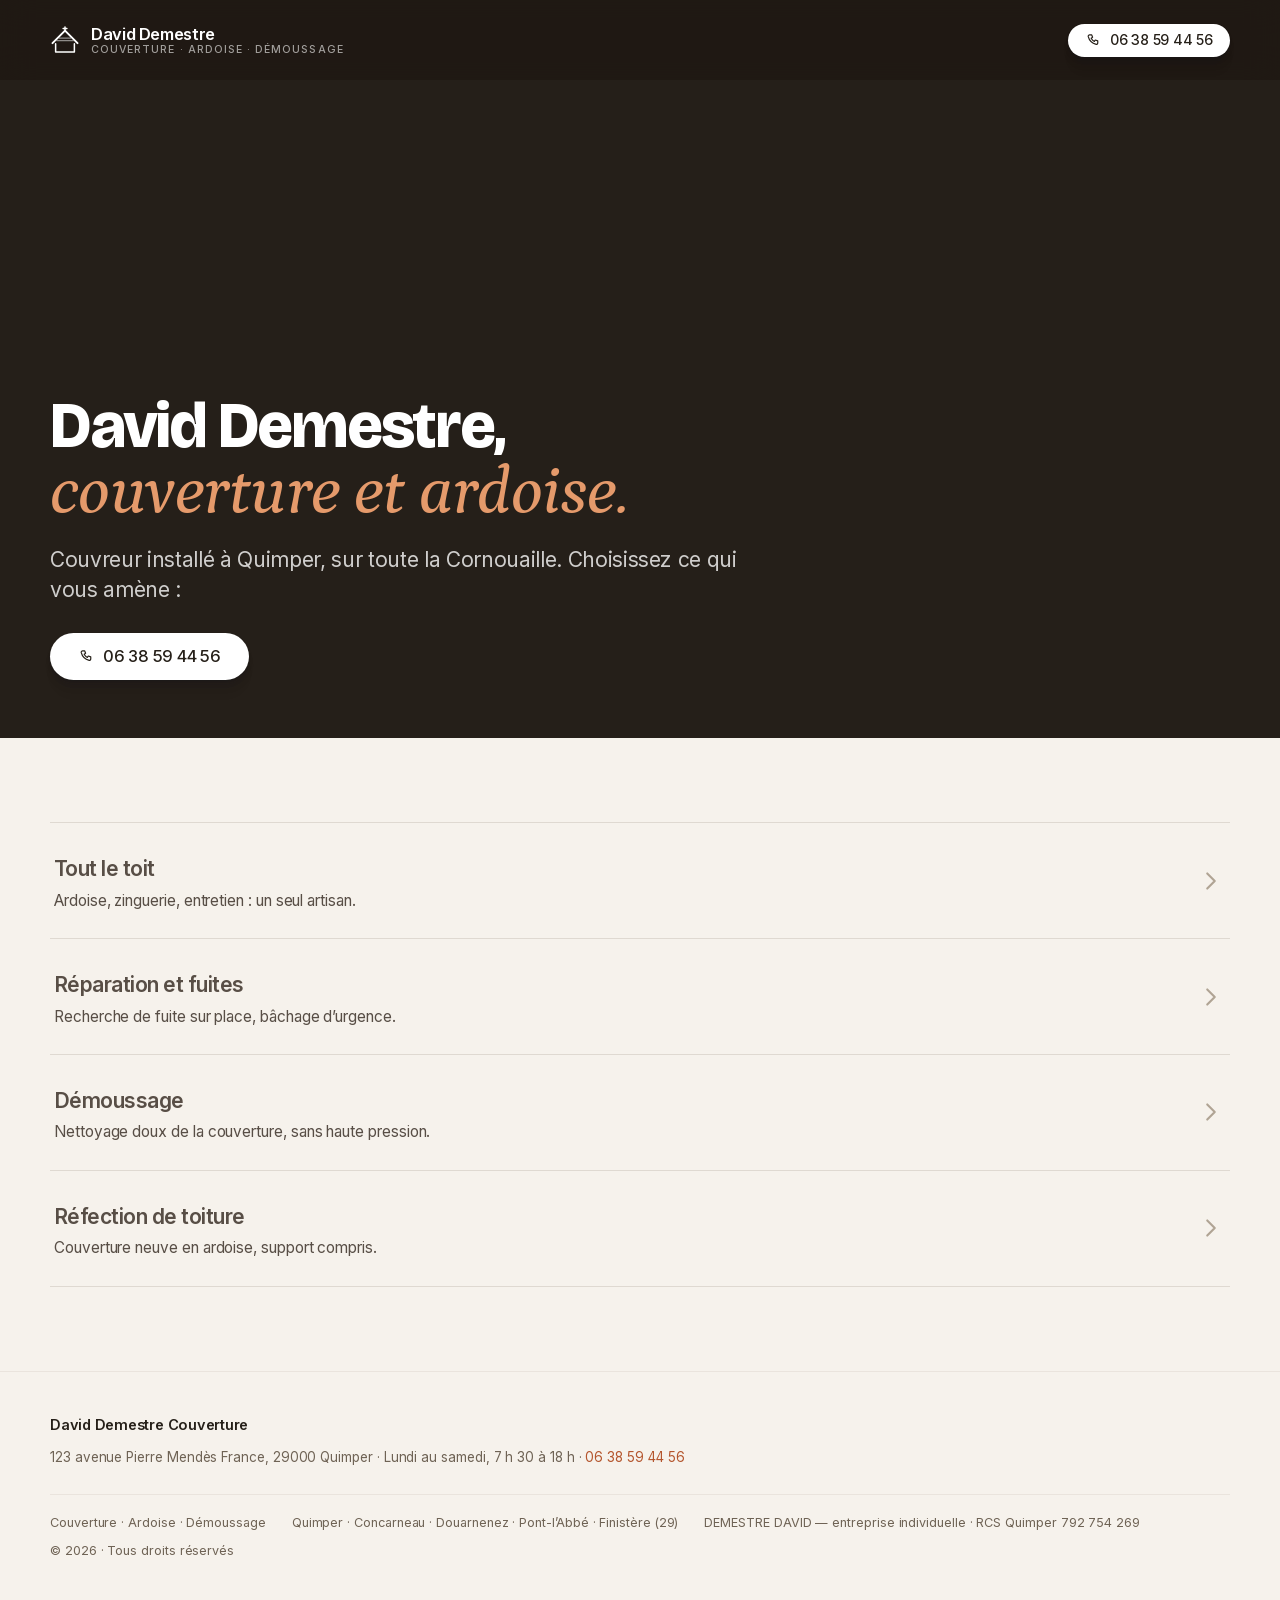
<file: index.html>
<!DOCTYPE html>
<html lang="fr">
<head>
<meta charset="UTF-8" />
<meta name="viewport" content="width=device-width, initial-scale=1" />

<title>David Demestre Couverture · Quimper (29)</title>
<meta name="robots" content="noindex, nofollow" />
<meta name="theme-color" content="#251f19" />
<link rel="icon" href="/assets/favicon.svg" type="image/svg+xml" />

<link rel="stylesheet" href="/assets/styles.css?v=14" />
<style>
  .menu { list-style: none; margin: 0; padding: 0; }
  .menu li { border-top: 1px solid var(--line); }
  .menu li:last-child { border-bottom: 1px solid var(--line); }
  .menu a {
    display: grid; grid-template-columns: 1fr auto; align-items: center;
    gap: 20px; padding: 26px 4px; text-decoration: none; color: inherit;
    transition: padding-left .25s var(--ease);
  }
  .menu a:hover { padding-left: 12px; }
  .menu b { display: block; font-size: 21px; font-weight: 600; letter-spacing: -0.024em; }
  .menu span { display: block; margin-top: 5px; font-size: 15.4px; color: var(--ink-2); line-height: 1.45; }
  .menu .go { width: 30px; height: 30px; color: var(--ink-4); flex: none; }
  .menu a:hover .go { color: var(--tuile); }
  .accueil-head { padding: clamp(112px, 10vw, 132px) 0 clamp(44px, 4.5vw, 62px); }
  .accueil-head h1 { max-width: 13em; }
  .accueil-head .lead { color: rgba(255, 255, 255, .78); margin-top: 18px; max-width: 34em; }
  .accueil-head .hero-cta { margin-top: 28px; }
  @media (max-width: 860px) {
    .accueil-head { padding: 84px 0 34px; }
    .menu a { padding: 20px 2px; }
    .menu b { font-size: 18.5px; }
    .menu span { font-size: 14.6px; }
  }
</style>
</head>
<body>

<header class="topbar">
  <div class="wrap topbar-in">
    <span class="brand">
      <span class="brand-mark" aria-hidden="true"><svg viewBox="0 0 48 48" fill="none" stroke="currentColor" stroke-linecap="round" stroke-linejoin="round"><path d="M4 29 24 9l20 20" stroke-width="3.2"/><path d="M24 9V3M21 5.5h6" stroke-width="2.4"/><path d="M11 25h26M15 21h18" stroke-width="2" opacity=".5"/><path d="M9 30v13M39 30v13M9 43h30" stroke-width="2.4"/></svg></span>
      <span class="brand-txt"><b>David Demestre</b><span class="bd">Couverture · Ardoise · Démoussage</span></span>
    </span>
    <div class="topbar-cta">
      <a href="tel:+33638594456" class="btn btn-cream btn-sm js-tel">
        <svg viewBox="0 0 24 24" fill="none" aria-hidden="true"><path d="M6.5 4h3l1.2 3.5-2 1.3a11 11 0 0 0 4.5 4.5l1.3-2 3.5 1.2v3a2 2 0 0 1-2.2 2A15.5 15.5 0 0 1 4.5 6.2 2 2 0 0 1 6.5 4Z" stroke="currentColor" stroke-width="1.7" stroke-linejoin="round"/></svg>
        06 38 59 44 56
      </a>
    </div>
  </div>
</header>

<header class="page-hero accueil-head">
  <div class="wrap">
    <h1>David Demestre, <em>couverture et ardoise.</em></h1>
    <p class="lead">Couvreur installé à Quimper, sur toute la Cornouaille. Choisissez ce qui vous amène&nbsp;:</p>
    <div class="hero-cta">
      <a href="tel:+33638594456" class="btn btn-cream btn-lg js-tel">
        <svg viewBox="0 0 24 24" fill="none" aria-hidden="true"><path d="M6.5 4h3l1.2 3.5-2 1.3a11 11 0 0 0 4.5 4.5l1.3-2 3.5 1.2v3a2 2 0 0 1-2.2 2A15.5 15.5 0 0 1 4.5 6.2 2 2 0 0 1 6.5 4Z" stroke="currentColor" stroke-width="1.7" stroke-linejoin="round"/></svg>
        06 38 59 44 56
      </a>
    </div>
  </div>
</header>

<main class="section">
  <div class="wrap">
    <ul class="menu">
      <li><a href="/couvreur-cornouaille/"><span><b>Tout le toit</b><span>Ardoise, zinguerie, entretien&nbsp;: un seul artisan.</span></span><svg class="go" viewBox="0 0 24 24" fill="none" aria-hidden="true"><path d="M9 6l6 6-6 6" stroke="currentColor" stroke-width="1.7" stroke-linecap="round" stroke-linejoin="round"/></svg></a></li>
      <li><a href="/reparation-fuite-toiture-finistere/"><span><b>Réparation et fuites</b><span>Recherche de fuite sur place, bâchage d’urgence.</span></span><svg class="go" viewBox="0 0 24 24" fill="none" aria-hidden="true"><path d="M9 6l6 6-6 6" stroke="currentColor" stroke-width="1.7" stroke-linecap="round" stroke-linejoin="round"/></svg></a></li>
      <li><a href="/demoussage-toiture-finistere/"><span><b>Démoussage</b><span>Nettoyage doux de la couverture, sans haute pression.</span></span><svg class="go" viewBox="0 0 24 24" fill="none" aria-hidden="true"><path d="M9 6l6 6-6 6" stroke="currentColor" stroke-width="1.7" stroke-linecap="round" stroke-linejoin="round"/></svg></a></li>
      <li><a href="/renovation-toiture/"><span><b>Réfection de toiture</b><span>Couverture neuve en ardoise, support compris.</span></span><svg class="go" viewBox="0 0 24 24" fill="none" aria-hidden="true"><path d="M9 6l6 6-6 6" stroke="currentColor" stroke-width="1.7" stroke-linecap="round" stroke-linejoin="round"/></svg></a></li>
    </ul>
  </div>
</main>

<footer class="footer">
  <div class="wrap footer-in">
    <div>
      <b>David Demestre Couverture</b>
      <p>123 avenue Pierre Mendès France, 29000 Quimper · Lundi au samedi, 7 h 30 à 18 h · <a href="tel:+33638594456" class="js-tel">06 38 59 44 56</a></p>
      <div class="footer-legal">
        <span>Couverture · Ardoise · Démoussage</span>
        <span>Quimper · Concarneau · Douarnenez · Pont-l’Abbé · Finistère (29)</span>
        <span>DEMESTRE DAVID — entreprise individuelle · RCS Quimper 792 754 269</span>
        <span>© <span id="year">2026</span> · Tous droits réservés</span>
      </div>
    </div>
  </div>
</footer>

<script src="/assets/script.js?v=2" defer></script>
</body>
</html>
</file>
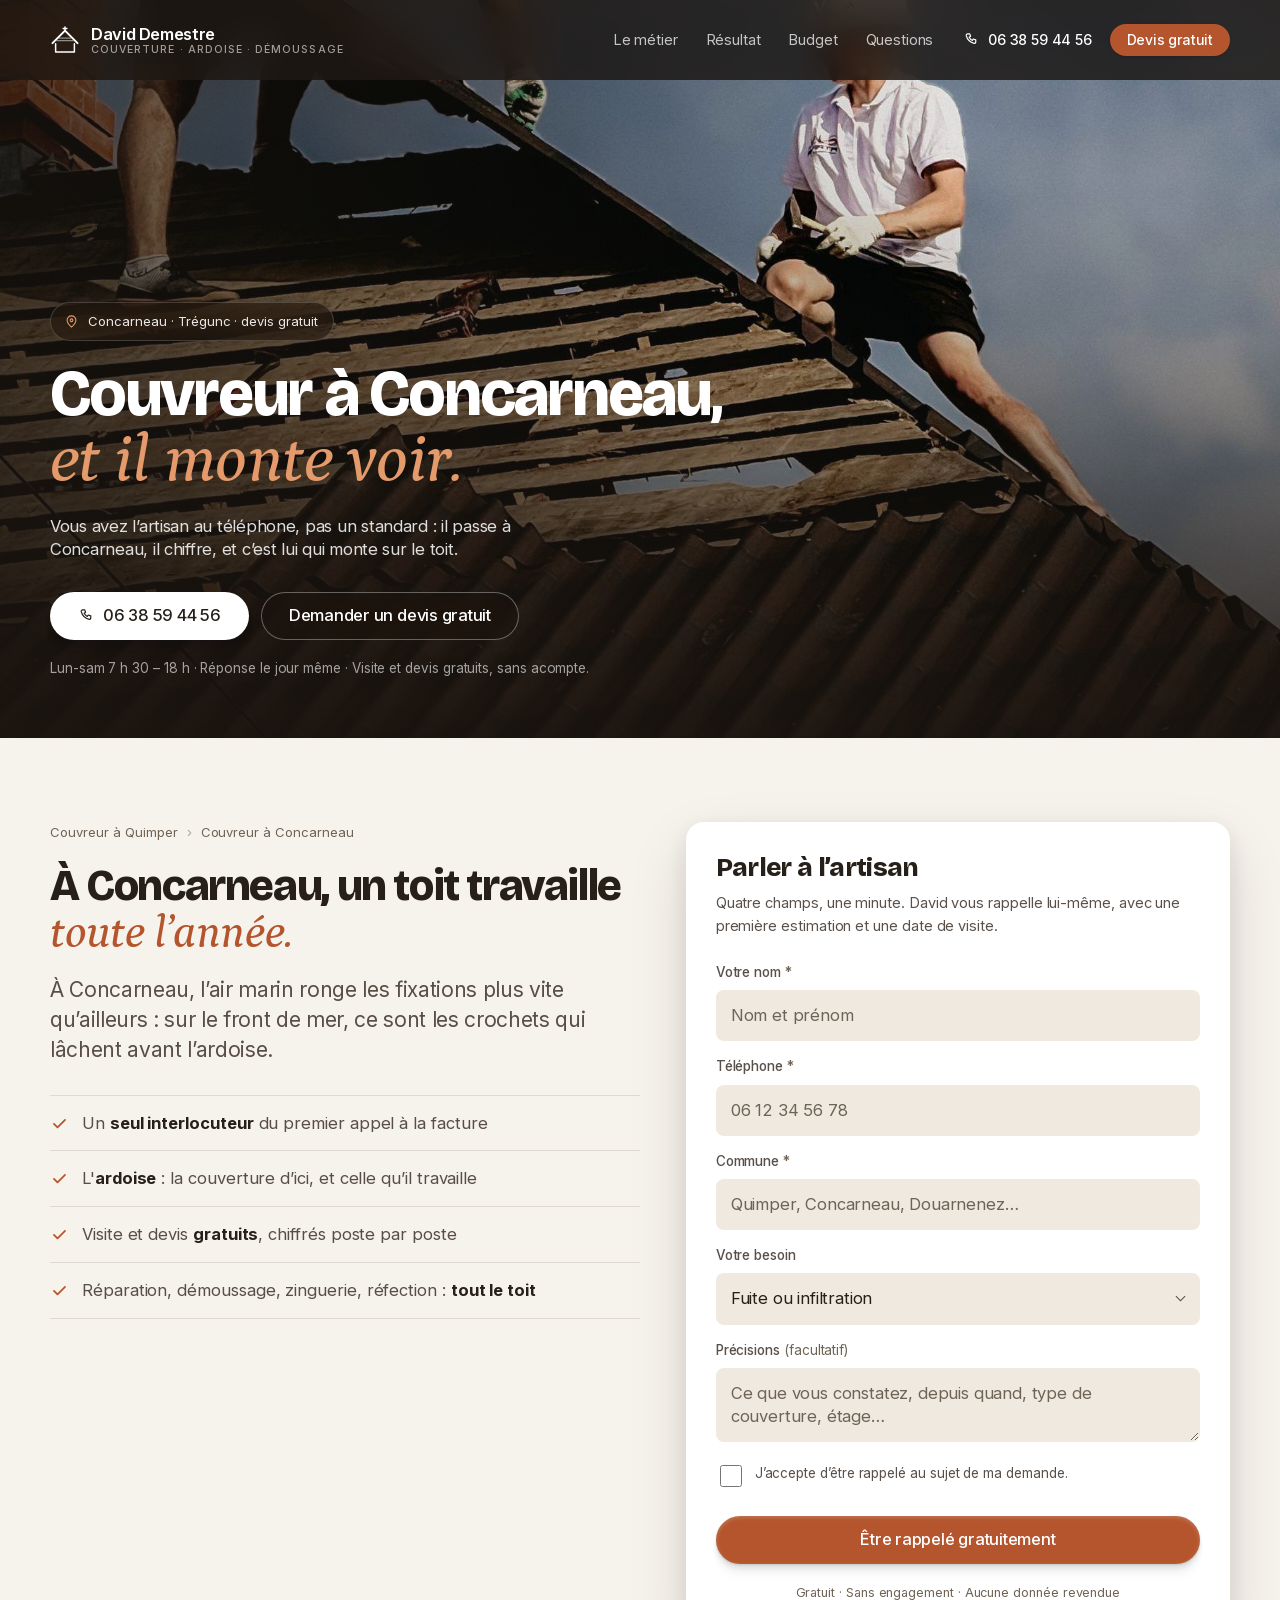
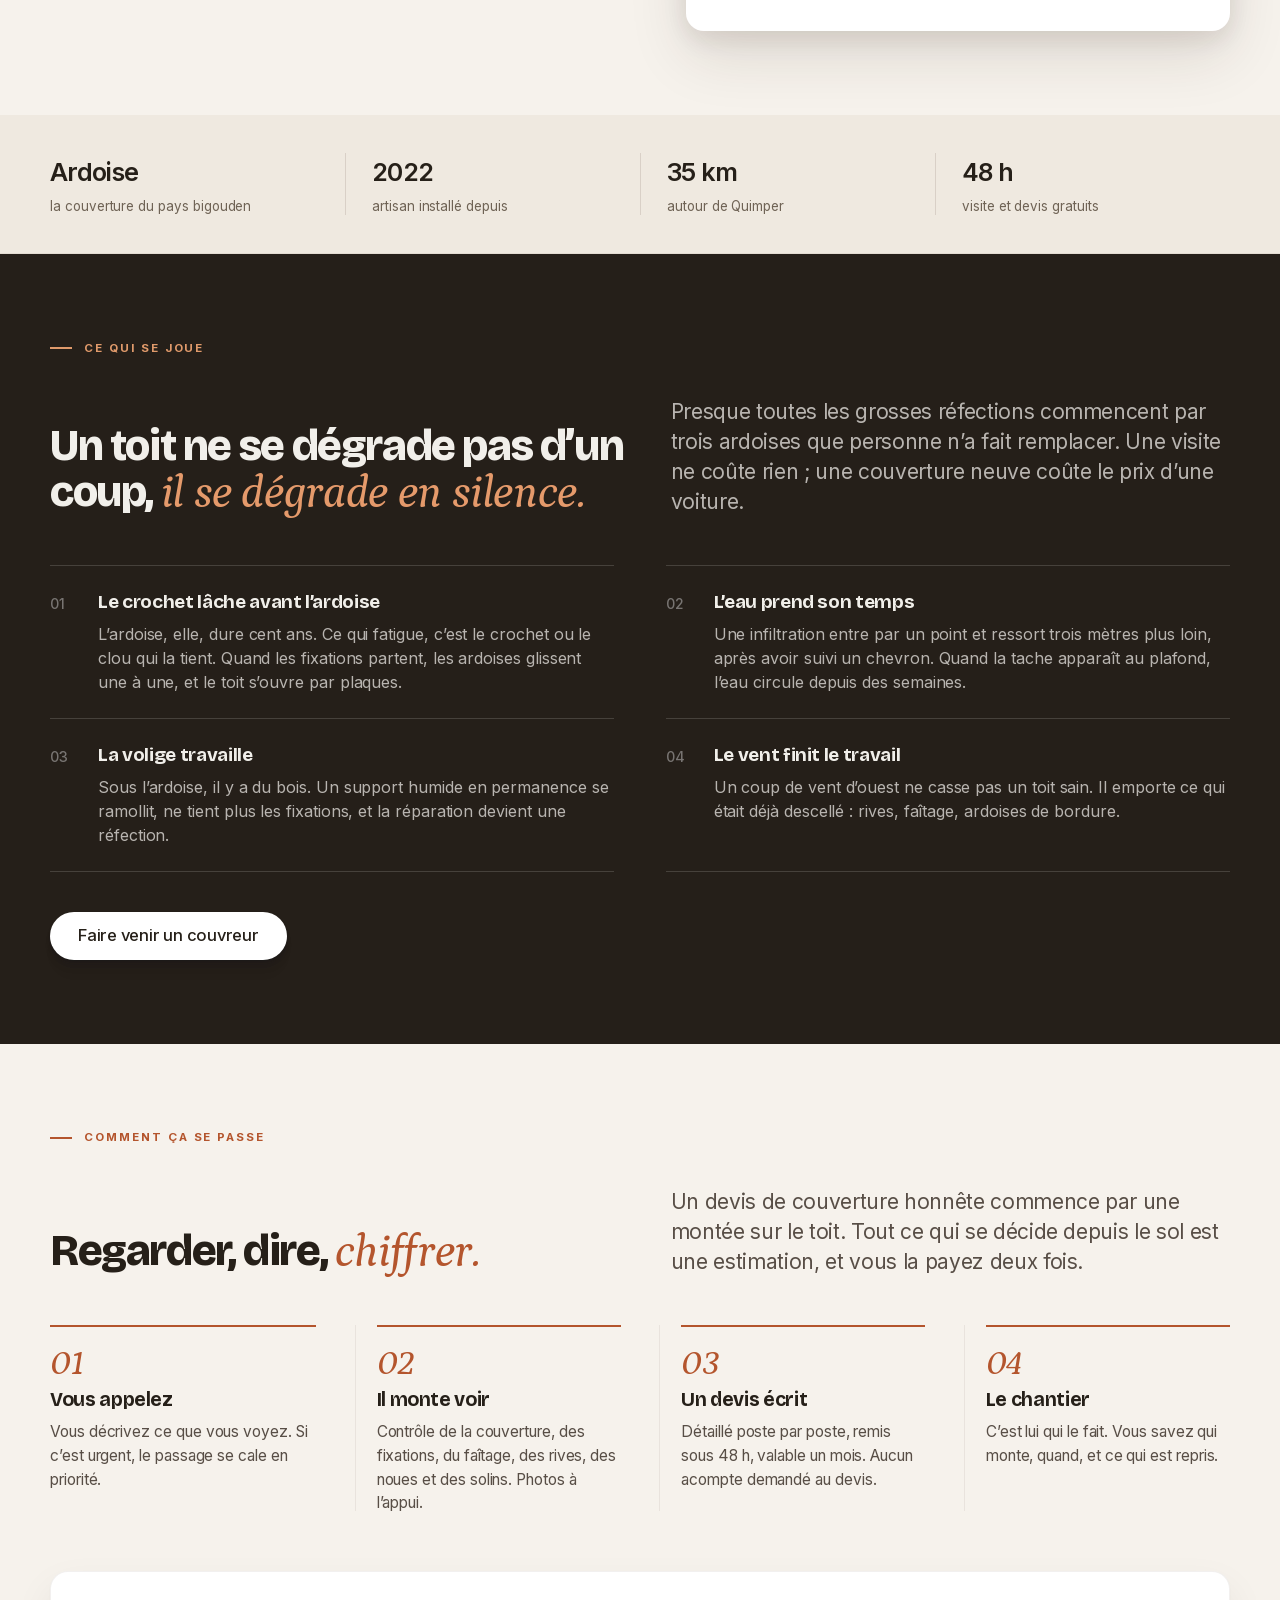
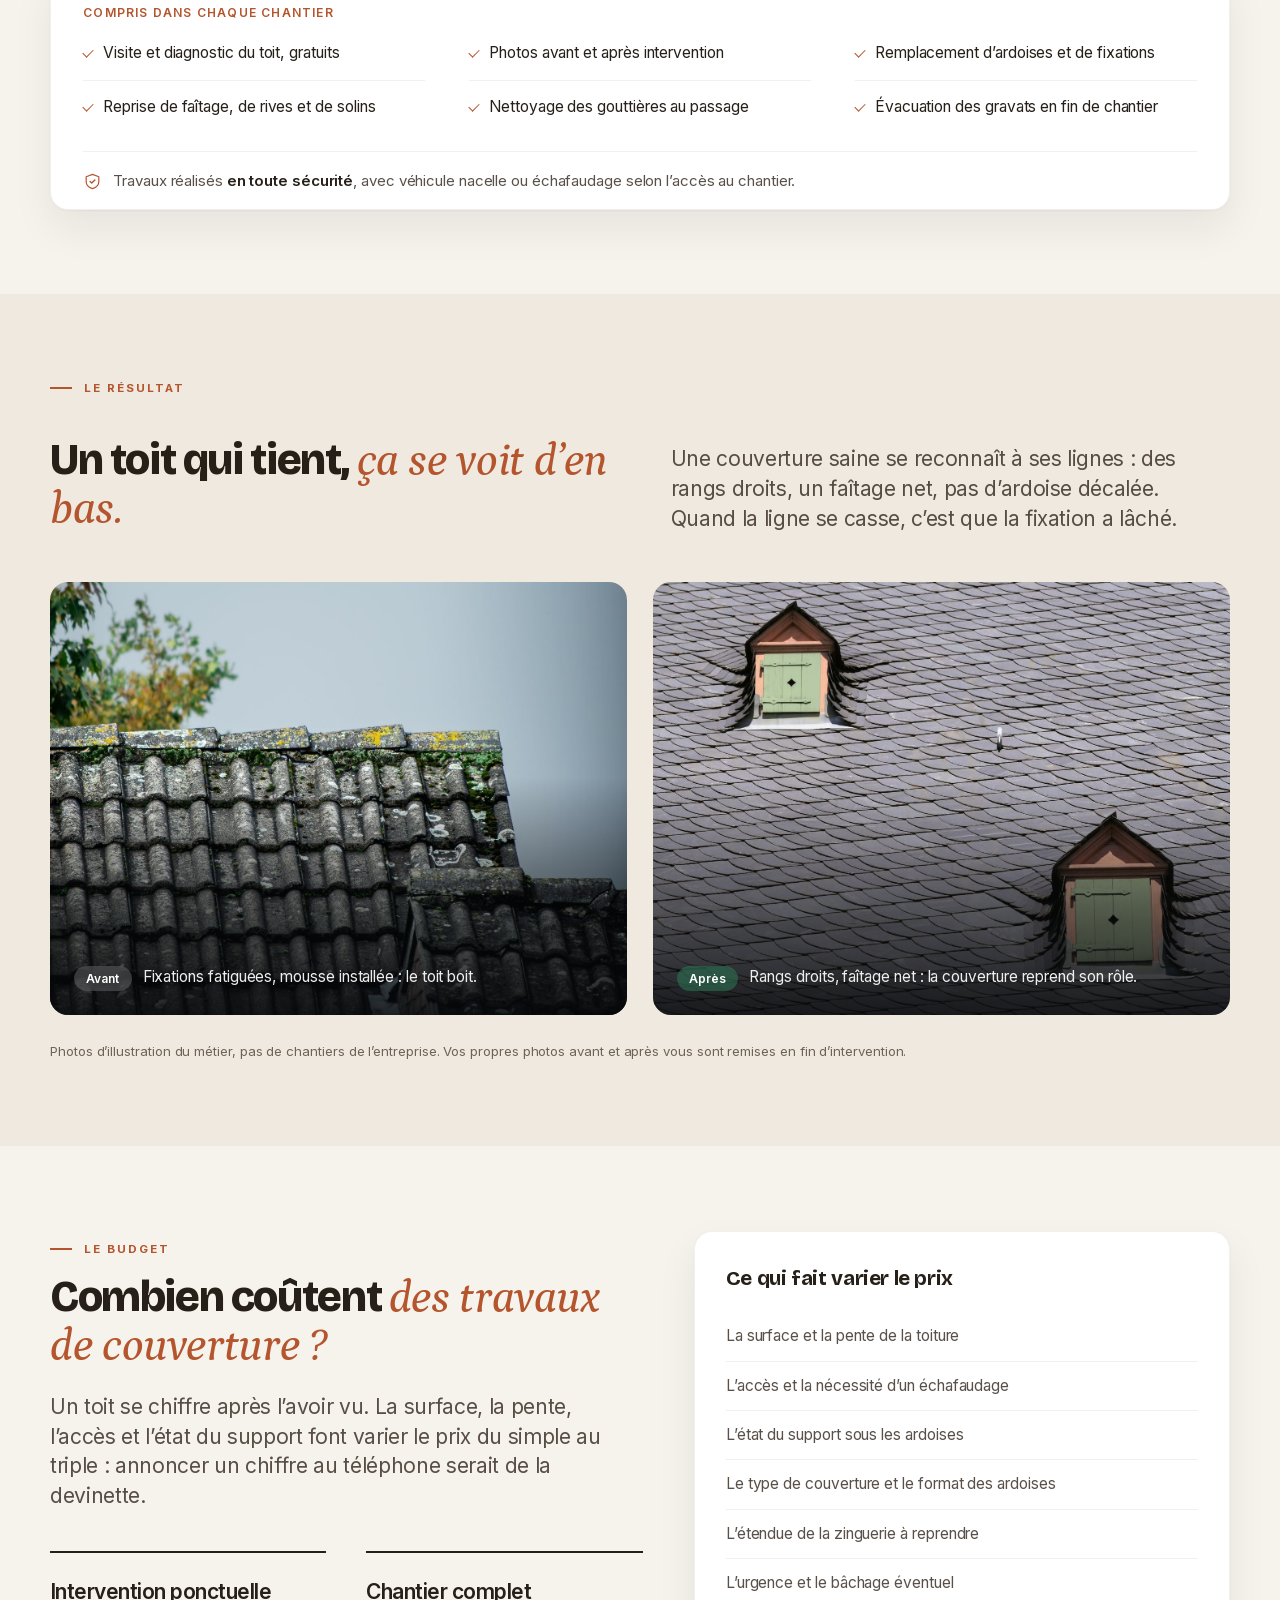
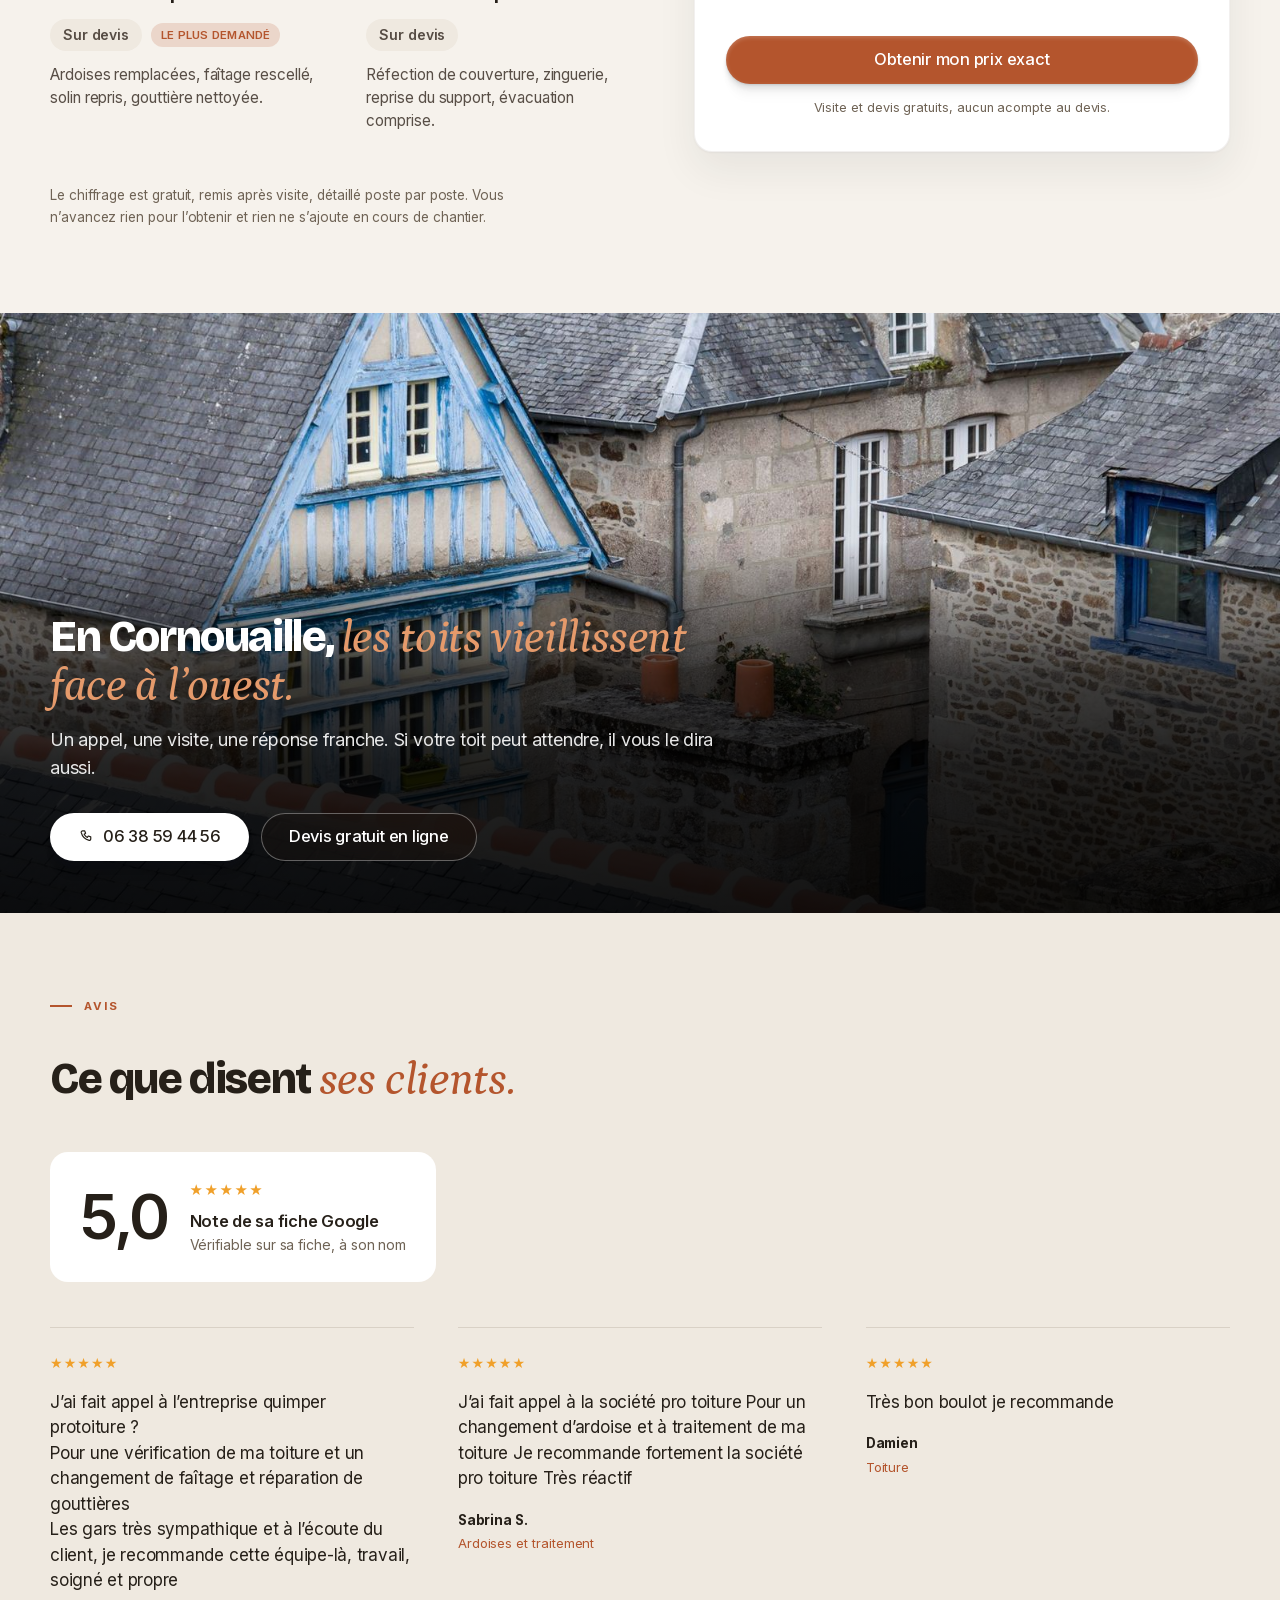
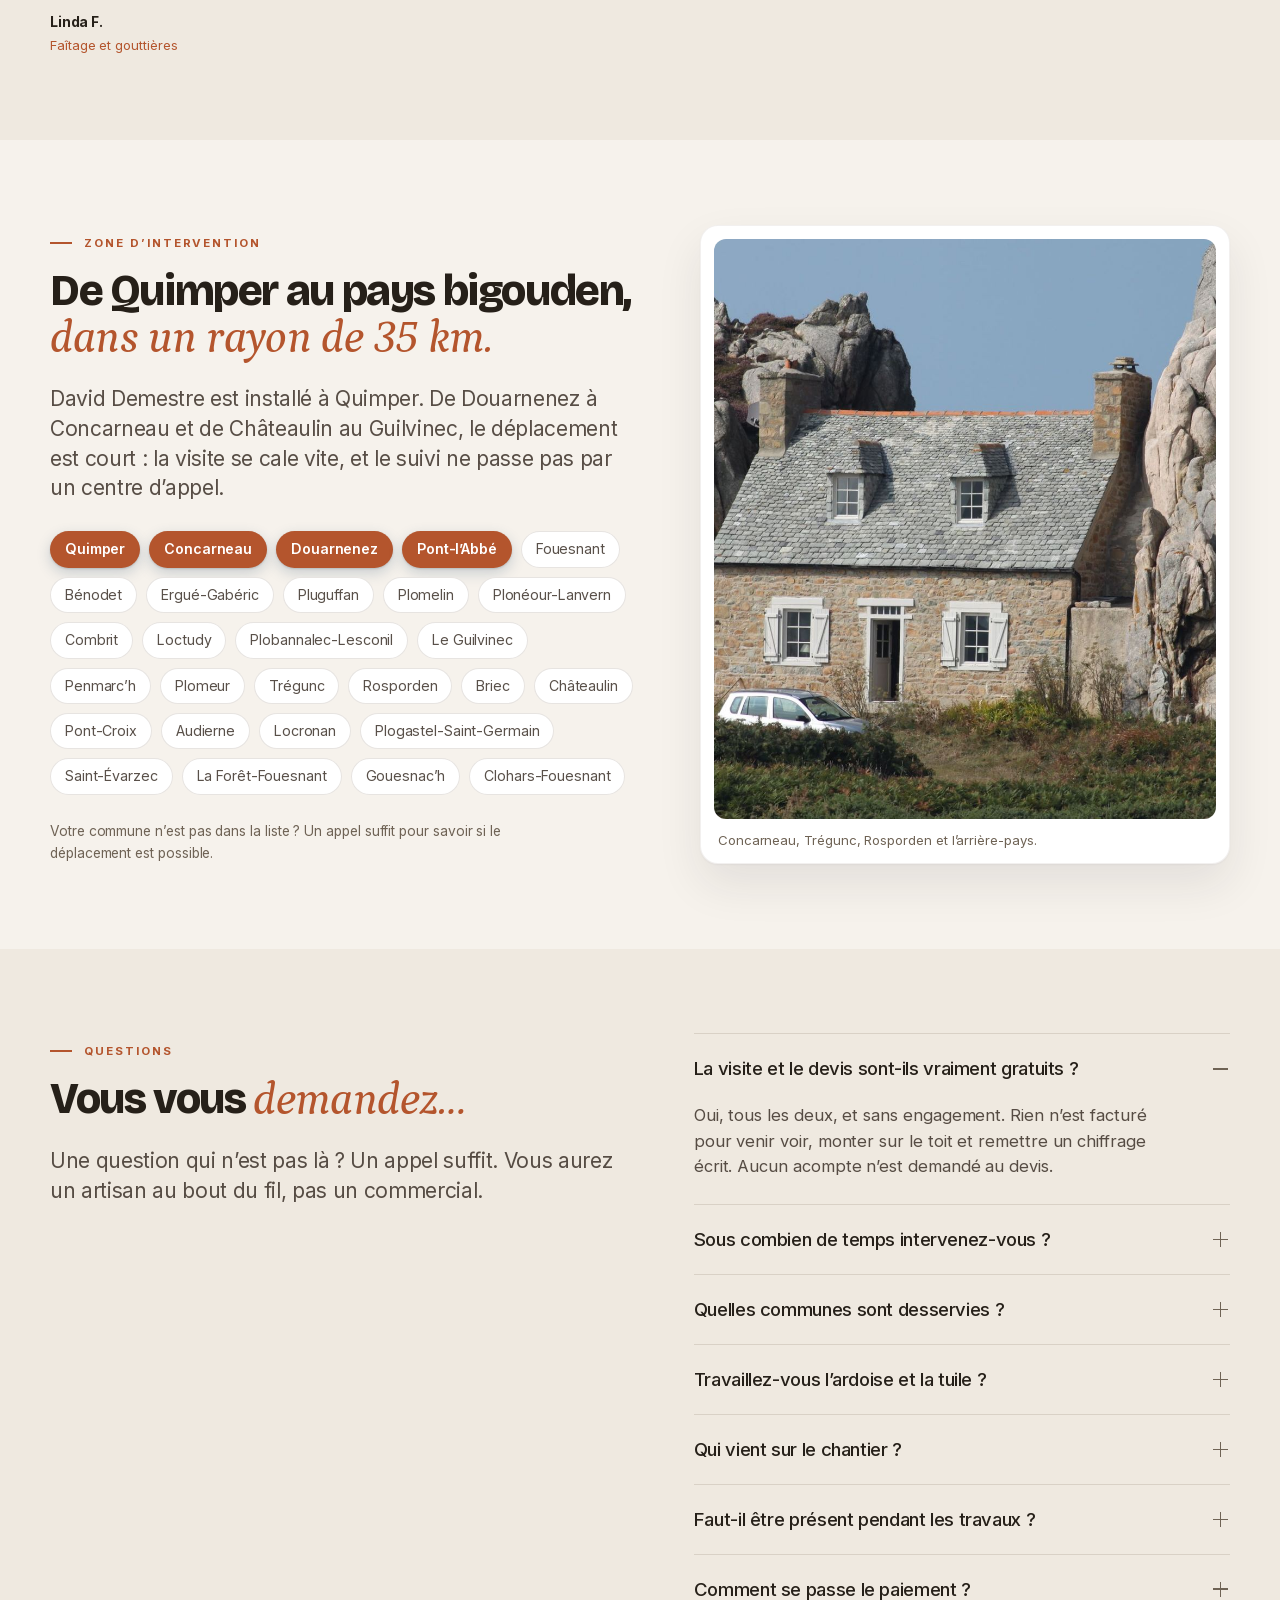
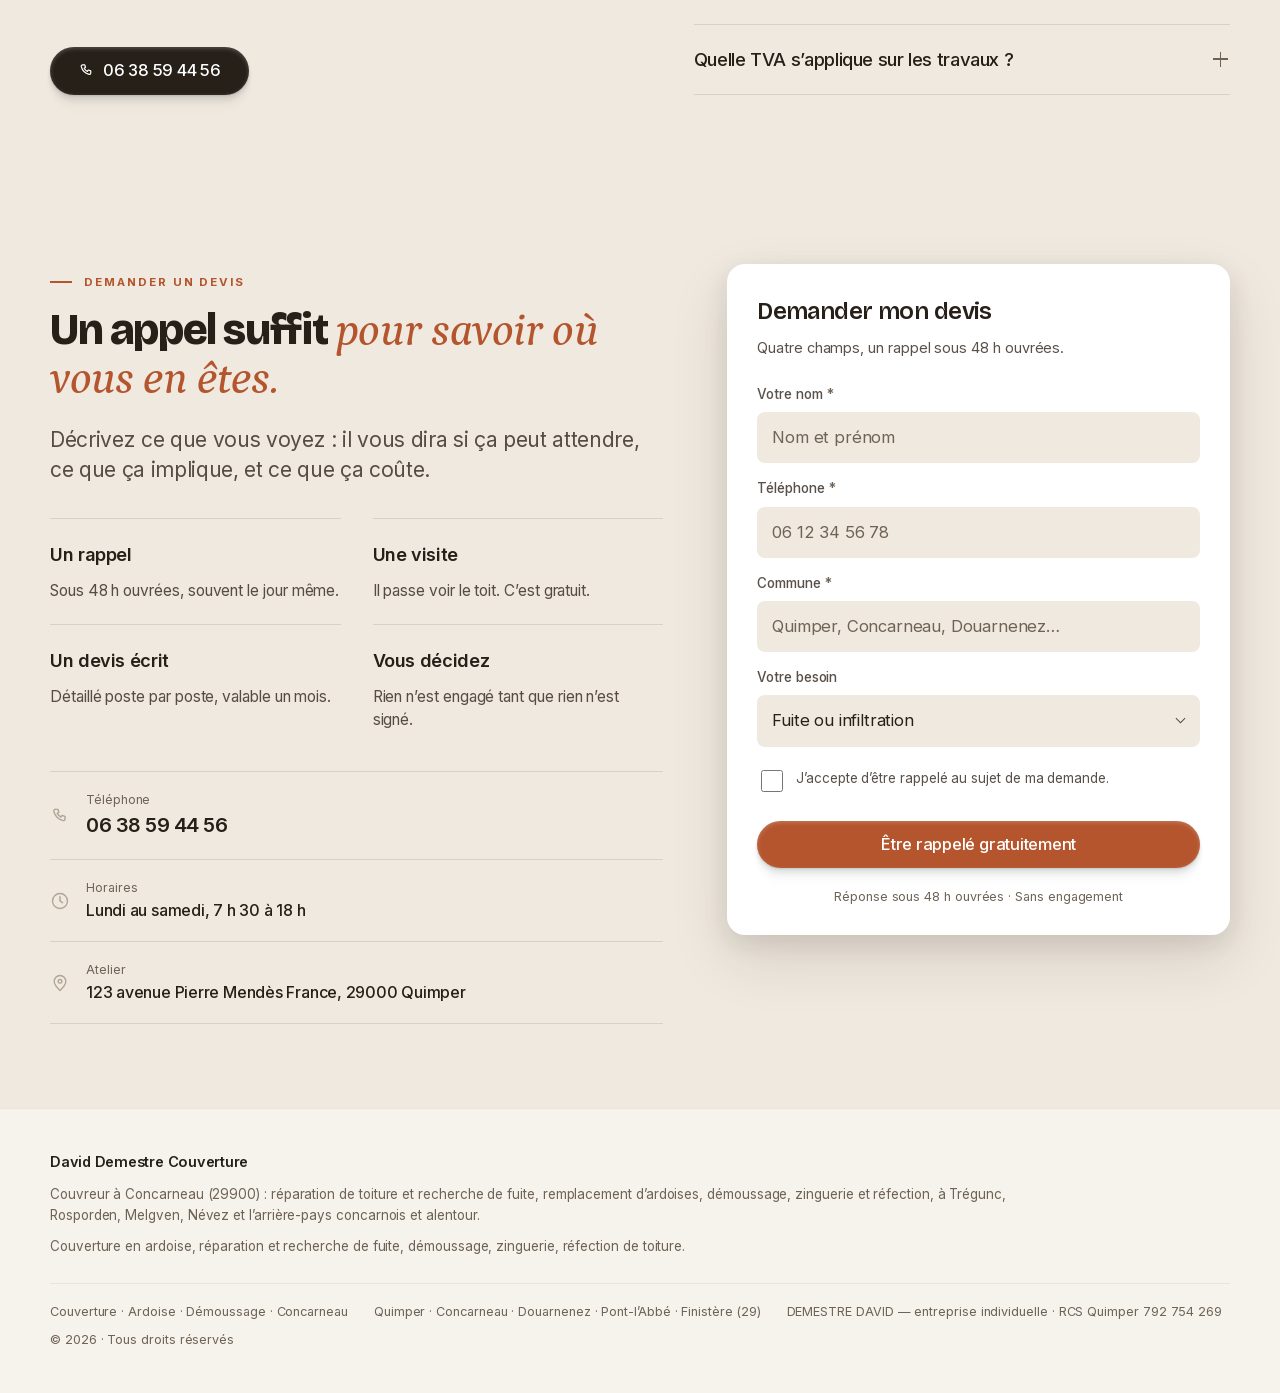
<file: couvreur-concarneau/index.html>
<!DOCTYPE html>
<html lang="fr">
<head>
<meta charset="UTF-8" />
<meta name="viewport" content="width=device-width, initial-scale=1" />

<title>Couvreur à Concarneau&nbsp;: devis gratuit | David Demestre</title>
<meta name="description" content="Couvreur à Concarneau (29900)&nbsp;: ardoise, fuite de toiture, démoussage, zinguerie, réfection. Visite et devis gratuits, sans acompte." />

<meta name="robots" content="noindex, nofollow" />
<link rel="canonical" href="https://demestrecouverture.fr/couvreur-concarneau/" />

<meta property="og:type" content="website" />
<meta property="og:locale" content="fr_FR" />
<meta property="og:title" content="Couvreur à Concarneau&nbsp;: l’artisan qui décroche" />
<meta property="og:description" content="Ardoise cassée, fuite, mousse, faîtage descellé, toiture à refaire. Un seul artisan, devis gratuit." />
<meta property="og:url" content="https://demestrecouverture.fr/couvreur-concarneau/" />
<meta property="og:image" content="https://demestrecouverture.fr/assets/img/hero-couvreur.jpg" />
<meta name="theme-color" content="#251f19" />
<meta name="geo.region" content="FR-29" />
<meta name="geo.placename" content="Concarneau" />
<link rel="icon" href="/assets/favicon.svg" type="image/svg+xml" />

<link rel="stylesheet" href="/assets/styles.css?v=14" />

<script>
window.ADS_GTAG = 'AW-18467990702';
if (window.ADS_GTAG.indexOf('XXXX') === -1) {
  var s = document.createElement('script'); s.async = true;
  s.src = 'https://www.googletagmanager.com/gtag/js?id=' + window.ADS_GTAG;
  document.head.appendChild(s);
  window.dataLayer = window.dataLayer || [];
  function gtag(){dataLayer.push(arguments);}
  gtag('js', new Date());
  gtag('config', window.ADS_GTAG);
}
window.ADS_CONVERSION = 'AW-18467990702/5rtMCMj-zJAdEK7ZnOZE';        /* « Demande de devis (site) » */
window.ADS_CONVERSION_APPEL = 'AW-18467990702/5T3ECMv-zJAdEK7ZnOZE';  /* « Appel depuis le site » */
</script>

<script type="application/ld+json">
{
  "@context": "https://schema.org",
  "@type": "RoofingContractor",
  "@id": "https://demestrecouverture.fr/couvreur-concarneau/#business",
  "name": "David Demestre Couverture",
  "alternateName": "DEMESTRE DAVID",
  "url": "https://demestrecouverture.fr/couvreur-concarneau/",
  "telephone": "+33638594456",
  "image": "https://demestrecouverture.fr/assets/img/hero-couvreur.jpg",
  "priceRange": "€€",
  "currenciesAccepted": "EUR",
  "paymentAccepted": "Chèque, Virement, Espèces",
  "foundingDate": "2022",
  "slogan": "Un couvreur à Concarneau qui décroche, et qui monte voir.",
  "description": "Couvreur à Concarneau : réparation de toiture et recherche de fuite, remplacement d'ardoises, démoussage, zinguerie et réfection de couverture, à Concarneau et alentour.",
  "address": {"@type":"PostalAddress","streetAddress":"123 avenue Pierre Mendès France","addressLocality":"Concarneau","postalCode":"29900","addressRegion":"Bretagne","addressCountry":"FR"},
  "geo": {"@type":"GeoCoordinates","latitude":47.8736,"longitude":-3.9187},
  "openingHoursSpecification": [{"@type":"OpeningHoursSpecification","dayOfWeek":["Monday","Tuesday","Wednesday","Thursday","Friday","Saturday"],"opens":"07:30","closes":"18:00"}],
  "areaServed": [{"@type":"City","name":"Quimper"},{"@type":"City","name":"Concarneau"},{"@type":"City","name":"Douarnenez"},{"@type":"City","name":"Pont-l'Abbé"},{"@type":"City","name":"Fouesnant"},{"@type":"City","name":"Bénodet"},{"@type":"City","name":"Ergué-Gabéric"},{"@type":"City","name":"Pluguffan"},{"@type":"City","name":"Plomelin"},{"@type":"City","name":"Plonéour-Lanvern"},{"@type":"City","name":"Combrit"},{"@type":"City","name":"Loctudy"},{"@type":"City","name":"Plobannalec-Lesconil"},{"@type":"City","name":"Le Guilvinec"},{"@type":"City","name":"Penmarc'h"},{"@type":"City","name":"Plomeur"}],
  "hasOfferCatalog": {
    "@type":"OfferCatalog",
    "name":"Travaux de couverture",
    "itemListElement":[{"@type":"Offer","itemOffered":{"@type":"Service","name":"Réparation de toiture et recherche de fuite"}},{"@type":"Offer","itemOffered":{"@type":"Service","name":"Remplacement d'ardoises et reprise de crochets"}},{"@type":"Offer","itemOffered":{"@type":"Service","name":"Démoussage de toiture"}},{"@type":"Offer","itemOffered":{"@type":"Service","name":"Gouttières, noues et zinguerie"}},{"@type":"Offer","itemOffered":{"@type":"Service","name":"Réfection de couverture en ardoise"}},{"@type":"Offer","itemOffered":{"@type":"Service","name":"Bâchage d'urgence après coup de vent"}}]
  }
}
</script>
<script type="application/ld+json">
{
  "@context": "https://schema.org",
  "@type": "FAQPage",
  "mainEntity": [{"@type":"Question","name":"La visite et le devis sont-ils vraiment gratuits ?","acceptedAnswer":{"@type":"Answer","text":"Oui, tous les deux, et sans engagement. Rien n'est facturé pour venir voir, monter sur le toit et remettre un chiffrage écrit. Aucun acompte n'est demandé au devis."}},{"@type":"Question","name":"Sous combien de temps intervenez-vous ?","acceptedAnswer":{"@type":"Answer","text":"Le rappel se fait sous 48 h ouvrées, souvent le jour même. Pour la visite, cela dépend du planning en cours : une maison ouverte après un coup de vent passe avant un chantier programmé."}},{"@type":"Question","name":"Quelles communes sont desservies ?","acceptedAnswer":{"@type":"Answer","text":"Un rayon d'environ 35 km autour de Quimper : Concarneau, Douarnenez, Pont-l'Abbé, Fouesnant, Bénodet, Le Guilvinec, Rosporden, Briec, Châteaulin, Audierne et les communes entre les deux. Un appel suffit pour savoir."}},{"@type":"Question","name":"Travaillez-vous l'ardoise et la tuile ?","acceptedAnswer":{"@type":"Answer","text":"L'ardoise avant tout : c'est la couverture d'ici, et c'est là que se joue la qualité du travail. La tuile mécanique, le zinc et le bac acier font aussi partie du métier, comme la zinguerie : gouttières, noues, rives et solins."}},{"@type":"Question","name":"Qui vient sur le chantier ?","acceptedAnswer":{"@type":"Answer","text":"L'artisan lui-même. Ce n'est pas un centre d'appel qui prend la demande et sous-traite le chantier : celui qui chiffre est celui qui monte."}},{"@type":"Question","name":"Faut-il être présent pendant les travaux ?","acceptedAnswer":{"@type":"Answer","text":"Pas nécessairement. Il faut un accès à la propriété, et un point d'eau pour un démoussage. Les photos avant et après vous sont remises."}},{"@type":"Question","name":"Comment se passe le paiement ?","acceptedAnswer":{"@type":"Answer","text":"Rien à l'établissement du devis. Pour un chantier important, un acompte à la commande est d'usage pour engager les matériaux : il est écrit sur le devis, jamais réclamé avant."}},{"@type":"Question","name":"Quelle TVA s'applique sur les travaux ?","acceptedAnswer":{"@type":"Answer","text":"Sur un logement achevé depuis plus de deux ans, les travaux de rénovation relèvent en général de la TVA à 10 %. Le taux applicable à votre situation figure sur le devis."}}]
}
</script>
</head>
<body data-lp="couvreur_concarneau">

<header class="topbar">
  <div class="wrap topbar-in">
    <a href="#top" class="brand" aria-label="David Demestre Couverture">
      <span class="brand-mark" aria-hidden="true"><svg viewBox="0 0 48 48" fill="none" stroke="currentColor" stroke-linecap="round" stroke-linejoin="round"><path d="M4 29 24 9l20 20" stroke-width="3.2"/><path d="M24 9V3M21 5.5h6" stroke-width="2.4"/><path d="M11 25h26M15 21h18" stroke-width="2" opacity=".5"/><path d="M9 30v13M39 30v13M9 43h30" stroke-width="2.4"/></svg></span>
      <span class="brand-txt"><b>David Demestre</b><span class="bd">Couverture · Ardoise · Démoussage</span></span>
    </a>
    <nav class="topnav" aria-label="Sections de la page">
      <a href="#prestation">Le métier</a>
      <a href="#resultat">Résultat</a>
      <a href="#prix">Budget</a>
      <a href="#faq">Questions</a>
    </nav>
    <div class="topbar-cta">
      <a href="tel:+33638594456" class="btn btn-ink btn-sm js-tel">
        <svg viewBox="0 0 24 24" fill="none" aria-hidden="true"><path d="M6.5 4h3l1.2 3.5-2 1.3a11 11 0 0 0 4.5 4.5l1.3-2 3.5 1.2v3a2 2 0 0 1-2.2 2A15.5 15.5 0 0 1 4.5 6.2 2 2 0 0 1 6.5 4Z" stroke="currentColor" stroke-width="1.7" stroke-linejoin="round"/></svg>
        06 38 59 44 56
      </a>
      <a href="#devis" class="btn btn-accent btn-sm">Devis gratuit</a>
    </div>
  </div>
</header>

<main id="top">

<header class="page-hero" id="top">
  <img class="hero-bg" src="/assets/img/hero-couvreur.jpg" alt="Deux couvreurs reprenant une toiture, liteaux mis à nu sous un ciel couvert"
       srcset="/assets/img/hero-couvreur-mob.jpg 900w, /assets/img/hero-couvreur.jpg 1920w"
       sizes="100vw"
       fetchpriority="high" width="1920" height="1050" />
  <div class="hero-scrim" aria-hidden="true"></div>
  <div class="wrap hero-in">
    <p class="hero-pin">
      <svg viewBox="0 0 24 24" fill="none" aria-hidden="true"><path d="M12 21s7-6.3 7-11a7 7 0 1 0-14 0c0 4.7 7 11 7 11Z" stroke="currentColor" stroke-width="1.7"/><circle cx="12" cy="10" r="2.2" stroke="currentColor" stroke-width="1.7"/></svg>
      Concarneau · Trégunc · devis gratuit
    </p>
    <h1>Couvreur à Concarneau, <em>et il monte voir.</em></h1>
    <p class="lead">Vous avez l’artisan au téléphone, pas un standard&nbsp;: il passe à Concarneau, il chiffre, et c’est lui qui monte sur le toit.</p>
    <div class="hero-cta">
      <a href="tel:+33638594456" class="btn btn-cream btn-lg js-tel">
        <svg viewBox="0 0 24 24" fill="none" aria-hidden="true"><path d="M6.5 4h3l1.2 3.5-2 1.3a11 11 0 0 0 4.5 4.5l1.3-2 3.5 1.2v3a2 2 0 0 1-2.2 2A15.5 15.5 0 0 1 4.5 6.2 2 2 0 0 1 6.5 4Z" stroke="currentColor" stroke-width="1.7" stroke-linejoin="round"/></svg>
        06 38 59 44 56
      </a>
      <a href="#devis" class="btn btn-glass btn-lg">Demander un devis gratuit</a>
    </div>
    <p class="lp-micro">Lun-sam 7 h 30 – 18 h · Réponse le jour même · Visite et devis gratuits, sans acompte.</p>
  </div>
</header>

<section class="section devis-sec" id="devis">
  <div class="wrap lp-grid">
    <div class="lp-copy">
      <p class="crumb">Couvreur à Quimper <span>&rsaquo;</span> Couvreur à Concarneau</p>
      <h2 class="h2">À Concarneau, un toit travaille <em>toute l’année.</em></h2>
      <p class="lead">À Concarneau, l’air marin ronge les fixations plus vite qu’ailleurs&nbsp;: sur le front de mer, ce sont les crochets qui lâchent avant l’ardoise.</p>
      <ul class="lp-points">
        <li><svg viewBox="0 0 24 24" fill="none" aria-hidden="true"><path d="m5 12.5 4.5 4.5L19 7.5" stroke="currentColor" stroke-width="2.2" stroke-linecap="round" stroke-linejoin="round"/></svg><span>Un <b>seul interlocuteur</b> du premier appel à la facture</span></li>
        <li><svg viewBox="0 0 24 24" fill="none" aria-hidden="true"><path d="m5 12.5 4.5 4.5L19 7.5" stroke="currentColor" stroke-width="2.2" stroke-linecap="round" stroke-linejoin="round"/></svg><span>L'<b>ardoise</b>&nbsp;: la couverture d’ici, et celle qu’il travaille</span></li>
        <li><svg viewBox="0 0 24 24" fill="none" aria-hidden="true"><path d="m5 12.5 4.5 4.5L19 7.5" stroke="currentColor" stroke-width="2.2" stroke-linecap="round" stroke-linejoin="round"/></svg><span>Visite et devis <b>gratuits</b>, chiffrés poste par poste</span></li>
        <li><svg viewBox="0 0 24 24" fill="none" aria-hidden="true"><path d="m5 12.5 4.5 4.5L19 7.5" stroke="currentColor" stroke-width="2.2" stroke-linecap="round" stroke-linejoin="round"/></svg><span>Réparation, démoussage, zinguerie, réfection&nbsp;: <b>tout le toit</b></span></li>
      </ul>
    </div>

    <aside class="lp-form">
      <div class="form-card">
        <div class="form-head">
          <h2>Parler à l’artisan</h2>
          <p>Quatre champs, une minute. David vous rappelle lui-même, avec une première estimation et une date de visite.</p>
        </div>
        <form class="js-devis" id="devis-form" novalidate>
          <input type="hidden" name="access_key" value="b92b25cc-d847-429a-a5ef-0ee66a0f4789" />
          <input type="checkbox" name="botcheck" tabindex="-1" autocomplete="off" style="display:none" aria-hidden="true" />
          
          <input type="hidden" name="gclid" /><input type="hidden" name="source" /><input type="hidden" name="campagne" /><input type="hidden" name="mot_cle" /><input type="hidden" name="page" />

          <div class="field"><label for="nom">Votre nom <span class="req">*</span></label><input id="nom" name="nom" type="text" required autocomplete="name" placeholder="Nom et prénom" /></div>
          <div class="field"><label for="tel">Téléphone <span class="req">*</span></label><input id="tel" name="tel" type="tel" required autocomplete="tel" inputmode="tel" placeholder="06 12 34 56 78" /></div>
          <div class="field"><label for="ville">Commune <span class="req">*</span></label><input id="ville" name="ville" type="text" required autocomplete="address-level2" placeholder="Quimper, Concarneau, Douarnenez…" /></div>
          <div class="field">
            <label for="besoin">Votre besoin</label>
            <div class="select-wrap">
              <select id="besoin" name="besoin">
                <option>Fuite ou infiltration</option>
                <option>Ardoises cassées ou glissées</option>
                <option>Mousse et lichens sur le toit</option>
                <option>Gouttière, noue ou zinguerie</option>
                <option>Toiture à refaire</option>
                <option>Je ne sais pas, je veux un avis</option>
              </select>
            </div>
          </div>
          <div class="field field-opt">
            <label for="message">Précisions <span class="opt">(facultatif)</span></label>
            <textarea id="message" name="message" rows="2" placeholder="Ce que vous constatez, depuis quand, type de couverture, étage…"></textarea>
          </div>

          <label class="consent"><input type="checkbox" required /> <span>J’accepte d’être rappelé au sujet de ma demande.</span></label>

          <button type="submit" class="btn btn-accent btn-lg btn-block">Être rappelé gratuitement</button>
          <p class="form-note">Gratuit · Sans engagement · Aucune donnée revendue</p>

          <div class="form-success" role="status">
            <b>Demande bien reçue.</b><br>David vous rappelle sous 48 h ouvrées.<br>
            <a href="tel:+33638594456" class="js-tel">Plus pressé&nbsp;? 06 38 59 44 56</a>
          </div>
          <div class="form-error" role="alert">L’envoi a échoué. Appelez directement le <a href="tel:+33638594456" class="js-tel">06 38 59 44 56</a>.</div>
        </form>
      </div>
    </aside>
  </div>
</section>

<div class="trust">
  <div class="wrap proofband">
    <div><b>Ardoise</b><span>la couverture du pays bigouden</span></div>
    <div><b>2022</b><span>artisan installé depuis</span></div>
    <div><b>35 km</b><span>autour de Quimper</span></div>
    <div><b>48 h</b><span>visite et devis gratuits</span></div>
  </div>
</div>

<section class="section section-dark" id="pourquoi">
  <div class="wrap">
    <div class="sec-head">
      <span class="kick">Ce qui se joue</span>
      <h2 class="h2">Un toit ne se dégrade pas d’un coup, <em>il se dégrade en silence.</em></h2>
      <p class="lead">Presque toutes les grosses réfections commencent par trois ardoises que personne n’a fait remplacer. Une visite ne coûte rien&nbsp;; une couverture neuve coûte le prix d’une voiture.</p>
    </div>
    <div class="risk-list">
      <div class="risk"><span class="n">01</span><div><h3>Le crochet lâche avant l’ardoise</h3><p>L’ardoise, elle, dure cent ans. Ce qui fatigue, c’est le crochet ou le clou qui la tient. Quand les fixations partent, les ardoises glissent une à une, et le toit s’ouvre par plaques.</p></div></div>
        <div class="risk"><span class="n">02</span><div><h3>L’eau prend son temps</h3><p>Une infiltration entre par un point et ressort trois mètres plus loin, après avoir suivi un chevron. Quand la tache apparaît au plafond, l’eau circule depuis des semaines.</p></div></div>
        <div class="risk"><span class="n">03</span><div><h3>La volige travaille</h3><p>Sous l’ardoise, il y a du bois. Un support humide en permanence se ramollit, ne tient plus les fixations, et la réparation devient une réfection.</p></div></div>
        <div class="risk"><span class="n">04</span><div><h3>Le vent finit le travail</h3><p>Un coup de vent d’ouest ne casse pas un toit sain. Il emporte ce qui était déjà descellé&nbsp;: rives, faîtage, ardoises de bordure.</p></div></div>
    </div>
    <a href="#devis" class="btn btn-cream btn-lg risk-cta">Faire venir un couvreur</a>
  </div>
</section>

<section class="section" id="prestation">
  <div class="wrap">
    <div class="sec-head">
      <span class="kick">Comment ça se passe</span>
      <h2 class="h2">Regarder, dire, <em>chiffrer.</em></h2>
      <p class="lead">Un devis de couverture honnête commence par une montée sur le toit. Tout ce qui se décide depuis le sol est une estimation, et vous la payez deux fois.</p>
    </div>
    <div class="steps">
      <div class="step"><div class="n">01</div><h3>Vous appelez</h3><p>Vous décrivez ce que vous voyez. Si c’est urgent, le passage se cale en priorité.</p></div>
      <div class="step"><div class="n">02</div><h3>Il monte voir</h3><p>Contrôle de la couverture, des fixations, du faîtage, des rives, des noues et des solins. Photos à l’appui.</p></div>
      <div class="step"><div class="n">03</div><h3>Un devis écrit</h3><p>Détaillé poste par poste, remis sous 48 h, valable un mois. Aucun acompte demandé au devis.</p></div>
      <div class="step"><div class="n">04</div><h3>Le chantier</h3><p>C’est lui qui le fait. Vous savez qui monte, quand, et ce qui est repris.</p></div>
    </div>
    <div class="incl">
      <p class="incl-title">Compris dans chaque chantier</p>
      <ul class="incl-list">
        <li>Visite et diagnostic du toit, gratuits</li>
        <li>Photos avant et après intervention</li>
        <li>Remplacement d’ardoises et de fixations</li>
        <li>Reprise de faîtage, de rives et de solins</li>
        <li>Nettoyage des gouttières au passage</li>
        <li>Évacuation des gravats en fin de chantier</li>
      </ul>
      <p class="incl-note">
        <svg viewBox="0 0 24 24" fill="none" aria-hidden="true"><path d="M12 3 4 6v6c0 4.5 3.2 7.6 8 9 4.8-1.4 8-4.5 8-9V6l-8-3Z" stroke="currentColor" stroke-width="1.5" stroke-linejoin="round"/><path d="m9 12 2 2 4-4" stroke="currentColor" stroke-width="1.8" stroke-linecap="round" stroke-linejoin="round"/></svg>
        <span>Travaux réalisés <b>en toute sécurité</b>, avec véhicule nacelle ou échafaudage selon l’accès au chantier.</span>
      </p>
    </div>
  </div>
</section>

<section class="section section-warm" id="resultat">
  <div class="wrap">
    <div class="sec-head">
      <span class="kick">Le résultat</span>
      <h2 class="h2">Un toit qui tient, <em>ça se voit d’en bas.</em></h2>
      <p class="lead">Une couverture saine se reconnaît à ses lignes&nbsp;: des rangs droits, un faîtage net, pas d’ardoise décalée. Quand la ligne se casse, c’est que la fixation a lâché.</p>
    </div>
    <div class="duo">
      <figure class="shot">
        <img src="/assets/img/ardoise-mousse.jpg" alt="Toiture grise envahie de mousse et de lichens" loading="lazy" width="1400" height="1050" />
        <figcaption><span class="shot-tag">Avant</span>Fixations fatiguées, mousse installée&nbsp;: le toit boit.</figcaption>
      </figure>
      <figure class="shot">
        <img src="/assets/img/toit-ardoise-propre.jpg" alt="Toiture en ardoise nette aux rangs réguliers après intervention" loading="lazy" width="1400" height="1050" />
        <figcaption><span class="shot-tag shot-ok">Après</span>Rangs droits, faîtage net&nbsp;: la couverture reprend son rôle.</figcaption>
      </figure>
    </div>
    <p class="ba-note">Photos d’illustration du métier, pas de chantiers de l’entreprise. Vos propres photos avant et après vous sont remises en fin d’intervention.</p>
  </div>
</section>

<section class="section" id="prix">
  <div class="wrap split split-tight">
    <div>
      <span class="kick">Le budget</span>
      <h2 class="h2">Combien coûtent <em>des travaux de couverture&nbsp;?</em></h2>
      <p class="lead">Un toit se chiffre après l’avoir vu. La surface, la pente, l’accès et l’état du support font varier le prix du simple au triple&nbsp;: annoncer un chiffre au téléphone serait de la devinette.</p>
      
      <div class="price-cards">
        <div class="price-card featured"><span class="pc-lab">Intervention ponctuelle</span><span class="pc-line"><span class="pc-val">Sur devis</span><span class="pc-pill">le plus demandé</span></span><p>Ardoises remplacées, faîtage rescellé, solin repris, gouttière nettoyée.</p></div>
        <div class="price-card"><span class="pc-lab">Chantier complet</span><span class="pc-line"><span class="pc-val">Sur devis</span></span><p>Réfection de couverture, zinguerie, reprise du support, évacuation comprise.</p></div>
      </div>
      <p class="price-note">Le chiffrage est gratuit, remis après visite, détaillé poste par poste. Vous n’avancez rien pour l’obtenir et rien ne s’ajoute en cours de chantier.</p>
    </div>
    <div class="price-side">
      <h3>Ce qui fait varier le prix</h3>
      <ul class="tick">
        <li>La surface et la pente de la toiture</li>
        <li>L’accès et la nécessité d’un échafaudage</li>
        <li>L’état du support sous les ardoises</li>
        <li>Le type de couverture et le format des ardoises</li>
        <li>L’étendue de la zinguerie à reprendre</li>
        <li>L’urgence et le bâchage éventuel</li>
      </ul>
      <a href="#devis" class="btn btn-accent btn-block btn-lg">Obtenir mon prix exact</a>
      <p class="price-side-note">Visite et devis gratuits, aucun acompte au devis.</p>
    </div>
  </div>
</section>

<section class="cta-band">
  <img src="/assets/img/bourg-cornouaille.jpg" alt="Maisons de pierre aux toits d’ardoise dans un bourg de Cornouaille" loading="lazy" width="1600" height="900" />
  <div class="cta-band-in">
    <div class="wrap">
      <h2>En Cornouaille, <em>les toits vieillissent face à l’ouest.</em></h2>
      <p>Un appel, une visite, une réponse franche. Si votre toit peut attendre, il vous le dira aussi.</p>
      <div class="cta-band-btns">
        <a href="tel:+33638594456" class="btn btn-cream btn-lg js-tel">
          <svg viewBox="0 0 24 24" fill="none" aria-hidden="true"><path d="M6.5 4h3l1.2 3.5-2 1.3a11 11 0 0 0 4.5 4.5l1.3-2 3.5 1.2v3a2 2 0 0 1-2.2 2A15.5 15.5 0 0 1 4.5 6.2 2 2 0 0 1 6.5 4Z" stroke="currentColor" stroke-width="1.7" stroke-linejoin="round"/></svg>
          06 38 59 44 56
        </a>
        <a href="#devis" class="btn btn-glass btn-lg">Devis gratuit en ligne</a>
      </div>
    </div>
  </div>
</section>

<section class="section section-warm" id="avis">
  <div class="wrap">
    <div class="sec-head">
      <span class="kick">Avis</span>
      <h2 class="h2">Ce que disent <em>ses clients.</em></h2>
    </div>
    <div class="note-google">
      <span class="note-val">5,0</span>
      <span class="note-txt"><span class="stars" aria-hidden="true">★★★★★</span>
        <b>Note de sa fiche Google</b><span>Vérifiable sur sa fiche, à son nom</span></span>
    </div>
    <div class="reviews">
      <figure class="review"><div class="stars" aria-label="5 étoiles sur 5">★★★★★</div><blockquote>J’ai fait appel à l’entreprise quimper protoiture&nbsp;?<br />Pour une vérification de ma toiture et un changement de faîtage et réparation de gouttières<br />Les gars très sympathique et à l’écoute du client, je recommande cette équipe-là, travail, soigné et propre</blockquote><figcaption><b>Linda F.</b><span>Faîtage et gouttières</span></figcaption></figure>
      <figure class="review"><div class="stars" aria-label="5 étoiles sur 5">★★★★★</div><blockquote>J’ai fait appel à la société pro toiture Pour un changement d’ardoise et à traitement de ma toiture Je recommande fortement la société pro toiture  Très réactif</blockquote><figcaption><b>Sabrina S.</b><span>Ardoises et traitement</span></figcaption></figure>
      <figure class="review"><div class="stars" aria-label="5 étoiles sur 5">★★★★★</div><blockquote>Très bon boulot je recommande</blockquote><figcaption><b>Damien</b><span>Toiture</span></figcaption></figure>
    </div>
  </div>
</section>

<section class="section section-warm" id="territoire" hidden>
  <div class="wrap split">
    <div>
      <span class="kick">Le territoire</span>
      <h2 class="h2"></h2>
      <p class="lead"></p>
      <div class="secteurs">
        
      </div>
    </div>
    <div class="cadrage">
      <h3></h3>
      <p></p>
      <p class="cadrage-non"><b>Ce qu’il ne fait pas&nbsp;:</b> </p>
    </div>
  </div>
</section>

<section class="section" id="zones">
  <div class="wrap split">
    <div>
      <span class="kick">Zone d’intervention</span>
      <h2 class="h2">De Quimper au pays bigouden, <em>dans un rayon de 35&nbsp;km.</em></h2>
      <p class="lead">David Demestre est installé à Quimper. De Douarnenez à Concarneau et de Châteaulin au Guilvinec, le déplacement est court&nbsp;: la visite se cale vite, et le suivi ne passe pas par un centre d’appel.</p>
      <div class="zones">
        <span class="zone zone-main">Quimper</span>
        <span class="zone zone-main">Concarneau</span>
        <span class="zone zone-main">Douarnenez</span>
        <span class="zone zone-main">Pont-l’Abbé</span>
        <span class="zone">Fouesnant</span>
        <span class="zone">Bénodet</span>
        <span class="zone">Ergué-Gabéric</span>
        <span class="zone">Pluguffan</span>
        <span class="zone">Plomelin</span>
        <span class="zone">Plonéour-Lanvern</span>
        <span class="zone">Combrit</span>
        <span class="zone">Loctudy</span>
        <span class="zone">Plobannalec-Lesconil</span>
        <span class="zone">Le Guilvinec</span>
        <span class="zone">Penmarc’h</span>
        <span class="zone">Plomeur</span>
        <span class="zone">Trégunc</span>
        <span class="zone">Rosporden</span>
        <span class="zone">Briec</span>
        <span class="zone">Châteaulin</span>
        <span class="zone">Pont-Croix</span>
        <span class="zone">Audierne</span>
        <span class="zone">Locronan</span>
        <span class="zone">Plogastel-Saint-Germain</span>
        <span class="zone">Saint-Évarzec</span>
        <span class="zone">La Forêt-Fouesnant</span>
        <span class="zone">Gouesnac’h</span>
        <span class="zone">Clohars-Fouesnant</span>
      </div>
      <p class="zones-note">Votre commune n’est pas dans la liste&nbsp;? Un appel suffit pour savoir si le déplacement est possible.</p>
    </div>
    <figure class="frame">
      <img src="/assets/img/maison-bretonne.jpg" alt="Maison bretonne en pierre couverte d’ardoise" loading="lazy" width="1400" height="1050" />
      <figcaption>Concarneau, Trégunc, Rosporden et l’arrière-pays.</figcaption>
    </figure>
  </div>
</section>

<section class="section section-warm" id="faq">
  <div class="wrap split split-tight">
    <div class="faq-intro">
      <div class="faq-intro-in">
      <span class="kick">Questions</span>
      <h2 class="h2">Vous vous <em>demandez…</em></h2>
      <p class="lead">Une question qui n’est pas là&nbsp;? Un appel suffit. Vous aurez un artisan au bout du fil, pas un commercial.</p>
      </div>
      <a href="tel:+33638594456" class="btn btn-ink btn-lg js-tel faq-tel">
        <svg viewBox="0 0 24 24" fill="none" aria-hidden="true"><path d="M6.5 4h3l1.2 3.5-2 1.3a11 11 0 0 0 4.5 4.5l1.3-2 3.5 1.2v3a2 2 0 0 1-2.2 2A15.5 15.5 0 0 1 4.5 6.2 2 2 0 0 1 6.5 4Z" stroke="currentColor" stroke-width="1.7" stroke-linejoin="round"/></svg>
        06 38 59 44 56
      </a>
    </div>
    <div class="faq">
      <details open><summary>La visite et le devis sont-ils vraiment gratuits&nbsp;?<span class="pm"></span></summary><div class="ans">Oui, tous les deux, et sans engagement. Rien n’est facturé pour venir voir, monter sur le toit et remettre un chiffrage écrit. Aucun acompte n’est demandé au devis.</div></details>
      <details><summary>Sous combien de temps intervenez-vous&nbsp;?<span class="pm"></span></summary><div class="ans">Le rappel se fait sous 48 h ouvrées, souvent le jour même. Pour la visite, cela dépend du planning en cours&nbsp;: une maison ouverte après un coup de vent passe avant un chantier programmé.</div></details>
      <details><summary>Quelles communes sont desservies&nbsp;?<span class="pm"></span></summary><div class="ans">Un rayon d’environ 35 km autour de Quimper&nbsp;: Concarneau, Douarnenez, Pont-l’Abbé, Fouesnant, Bénodet, Le Guilvinec, Rosporden, Briec, Châteaulin, Audierne et les communes entre les deux. Un appel suffit pour savoir.</div></details>
      <details><summary>Travaillez-vous l’ardoise et la tuile&nbsp;?<span class="pm"></span></summary><div class="ans">L’ardoise avant tout&nbsp;: c’est la couverture d’ici, et c’est là que se joue la qualité du travail. La tuile mécanique, le zinc et le bac acier font aussi partie du métier, comme la zinguerie&nbsp;: gouttières, noues, rives et solins.</div></details>
      <details><summary>Qui vient sur le chantier&nbsp;?<span class="pm"></span></summary><div class="ans">L’artisan lui-même. Ce n’est pas un centre d’appel qui prend la demande et sous-traite le chantier&nbsp;: celui qui chiffre est celui qui monte.</div></details>
      <details><summary>Faut-il être présent pendant les travaux&nbsp;?<span class="pm"></span></summary><div class="ans">Pas nécessairement. Il faut un accès à la propriété, et un point d’eau pour un démoussage. Les photos avant et après vous sont remises.</div></details>
      <details><summary>Comment se passe le paiement&nbsp;?<span class="pm"></span></summary><div class="ans">Rien à l’établissement du devis. Pour un chantier important, un acompte à la commande est d’usage pour engager les matériaux&nbsp;: il est écrit sur le devis, jamais réclamé avant.</div></details>
      <details><summary>Quelle TVA s’applique sur les travaux&nbsp;?<span class="pm"></span></summary><div class="ans">Sur un logement achevé depuis plus de deux ans, les travaux de rénovation relèvent en général de la TVA à 10 %. Le taux applicable à votre situation figure sur le devis.</div></details>
    </div>
  </div>
</section>

<section class="section final" id="contact">
  <div class="wrap final-in">
    <div class="final-copy">
      <span class="kick">Demander un devis</span>
      <h2 class="h2">Un appel suffit <em>pour savoir où vous en êtes.</em></h2>
      <p class="lead">Décrivez ce que vous voyez&nbsp;: il vous dira si ça peut attendre, ce que ça implique, et ce que ça coûte.</p>
      <div class="after">
        <div class="after-item"><b>Un rappel</b><p>Sous 48 h ouvrées, souvent le jour même.</p></div>
        <div class="after-item"><b>Une visite</b><p>Il passe voir le toit. C’est gratuit.</p></div>
        <div class="after-item"><b>Un devis écrit</b><p>Détaillé poste par poste, valable un mois.</p></div>
        <div class="after-item"><b>Vous décidez</b><p>Rien n’est engagé tant que rien n’est signé.</p></div>
      </div>
      <div class="final-contacts">
        <a class="fc js-tel" href="tel:+33638594456"><span class="ic"><svg viewBox="0 0 24 24" fill="none"><path d="M6.5 4h3l1.2 3.5-2 1.3a11 11 0 0 0 4.5 4.5l1.3-2 3.5 1.2v3a2 2 0 0 1-2.2 2A15.5 15.5 0 0 1 4.5 6.2 2 2 0 0 1 6.5 4Z" stroke="currentColor" stroke-width="1.7" stroke-linejoin="round"/></svg></span><span><span class="l">Téléphone</span><span class="v">06 38 59 44 56</span></span></a>
        <div class="fc"><span class="ic"><svg viewBox="0 0 24 24" fill="none"><path d="M12 7v5l3 2" stroke="currentColor" stroke-width="1.8" stroke-linecap="round" stroke-linejoin="round"/><circle cx="12" cy="12" r="9" stroke="currentColor" stroke-width="1.6"/></svg></span><span><span class="l">Horaires</span><span class="v small">Lundi au samedi, 7 h 30 à 18 h</span></span></div>
        <div class="fc"><span class="ic"><svg viewBox="0 0 24 24" fill="none"><path d="M12 21s7-6.3 7-11a7 7 0 1 0-14 0c0 4.7 7 11 7 11Z" stroke="currentColor" stroke-width="1.6"/><circle cx="12" cy="10" r="2.2" stroke="currentColor" stroke-width="1.6"/></svg></span><span><span class="l">Atelier</span><span class="v small">123 avenue Pierre Mendès France, 29000 Quimper</span></span></div>
      </div>
    </div>
    <a href="#devis" class="btn btn-accent btn-lg btn-block final-jump">Demander mon devis gratuit</a>
    <div class="final-form">
      <div class="form-head">
        <h3>Demander mon devis</h3>
        <p>Quatre champs, un rappel sous 48 h ouvrées.</p>
      </div>
      <form class="js-devis" id="devis-form-bas" novalidate>
        <input type="hidden" name="access_key" value="b92b25cc-d847-429a-a5ef-0ee66a0f4789" />
        <input type="checkbox" name="botcheck" tabindex="-1" autocomplete="off" style="display:none" aria-hidden="true" />
        <input type="hidden" name="gclid" /><input type="hidden" name="source" /><input type="hidden" name="campagne" /><input type="hidden" name="mot_cle" /><input type="hidden" name="page" />

        <div class="field"><label for="nom2">Votre nom <span class="req">*</span></label><input id="nom2" name="nom" type="text" required autocomplete="name" placeholder="Nom et prénom" /></div>
        <div class="field"><label for="tel2">Téléphone <span class="req">*</span></label><input id="tel2" name="tel" type="tel" required autocomplete="tel" inputmode="tel" placeholder="06 12 34 56 78" /></div>
        <div class="field"><label for="ville2">Commune <span class="req">*</span></label><input id="ville2" name="ville" type="text" required autocomplete="address-level2" placeholder="Quimper, Concarneau, Douarnenez…" /></div>
        <div class="field">
          <label for="besoin2">Votre besoin</label>
          <div class="select-wrap">
            <select id="besoin2" name="besoin">
              <option>Fuite ou infiltration</option>
                <option>Ardoises cassées ou glissées</option>
                <option>Mousse et lichens sur le toit</option>
                <option>Gouttière, noue ou zinguerie</option>
                <option>Toiture à refaire</option>
                <option>Je ne sais pas, je veux un avis</option>
            </select>
          </div>
        </div>
        <label class="consent"><input type="checkbox" required /> <span>J’accepte d’être rappelé au sujet de ma demande.</span></label>
        <button type="submit" class="btn btn-accent btn-lg btn-block">Être rappelé gratuitement</button>
        <p class="form-note">Réponse sous 48 h ouvrées · Sans engagement</p>
        <div class="form-success" role="status"><b>Demande bien reçue.</b><br>David vous rappelle sous 48 h ouvrées.<br><a href="tel:+33638594456">Plus pressé&nbsp;? 06 38 59 44 56</a></div>
        <div class="form-error" role="alert">L’envoi a échoué. Appelez directement le <a href="tel:+33638594456">06 38 59 44 56</a>.</div>
      </form>
    </div>
  </div>
</section>

</main>

<footer class="footer">
  <div class="wrap footer-in">
    <div>
      <b>David Demestre Couverture</b>
      <p>Couvreur à Concarneau (29900)&nbsp;: réparation de toiture et recherche de fuite, remplacement d’ardoises, démoussage, zinguerie et réfection, à Trégunc, Rosporden, Melgven, Névez et l’arrière-pays concarnois et alentour.</p>
      <p>Couverture en ardoise, réparation et recherche de fuite, démoussage, zinguerie, réfection de toiture.</p>
    </div>
    
    <div class="footer-legal">
      <span>Couverture · Ardoise · Démoussage · Concarneau</span>
      <span>Quimper · Concarneau · Douarnenez · Pont-l’Abbé · Finistère (29)</span>
      <span>DEMESTRE DAVID — entreprise individuelle · RCS Quimper 792 754 269</span>
      <span>© <span id="year">2026</span> · Tous droits réservés</span>
    </div>
  </div>
</footer>

<div class="callbar">
  <a href="tel:+33638594456" class="call js-tel"><svg viewBox="0 0 24 24" fill="none"><path d="M6.5 4h3l1.2 3.5-2 1.3a11 11 0 0 0 4.5 4.5l1.3-2 3.5 1.2v3a2 2 0 0 1-2.2 2A15.5 15.5 0 0 1 4.5 6.2 2 2 0 0 1 6.5 4Z" stroke="currentColor" stroke-width="1.8" stroke-linejoin="round"/></svg>Appeler</a>
  <a href="#devis" class="quote">Devis gratuit</a>
</div>

<script src="/assets/script.js?v=2" defer></script>
</body>
</html>
</file>
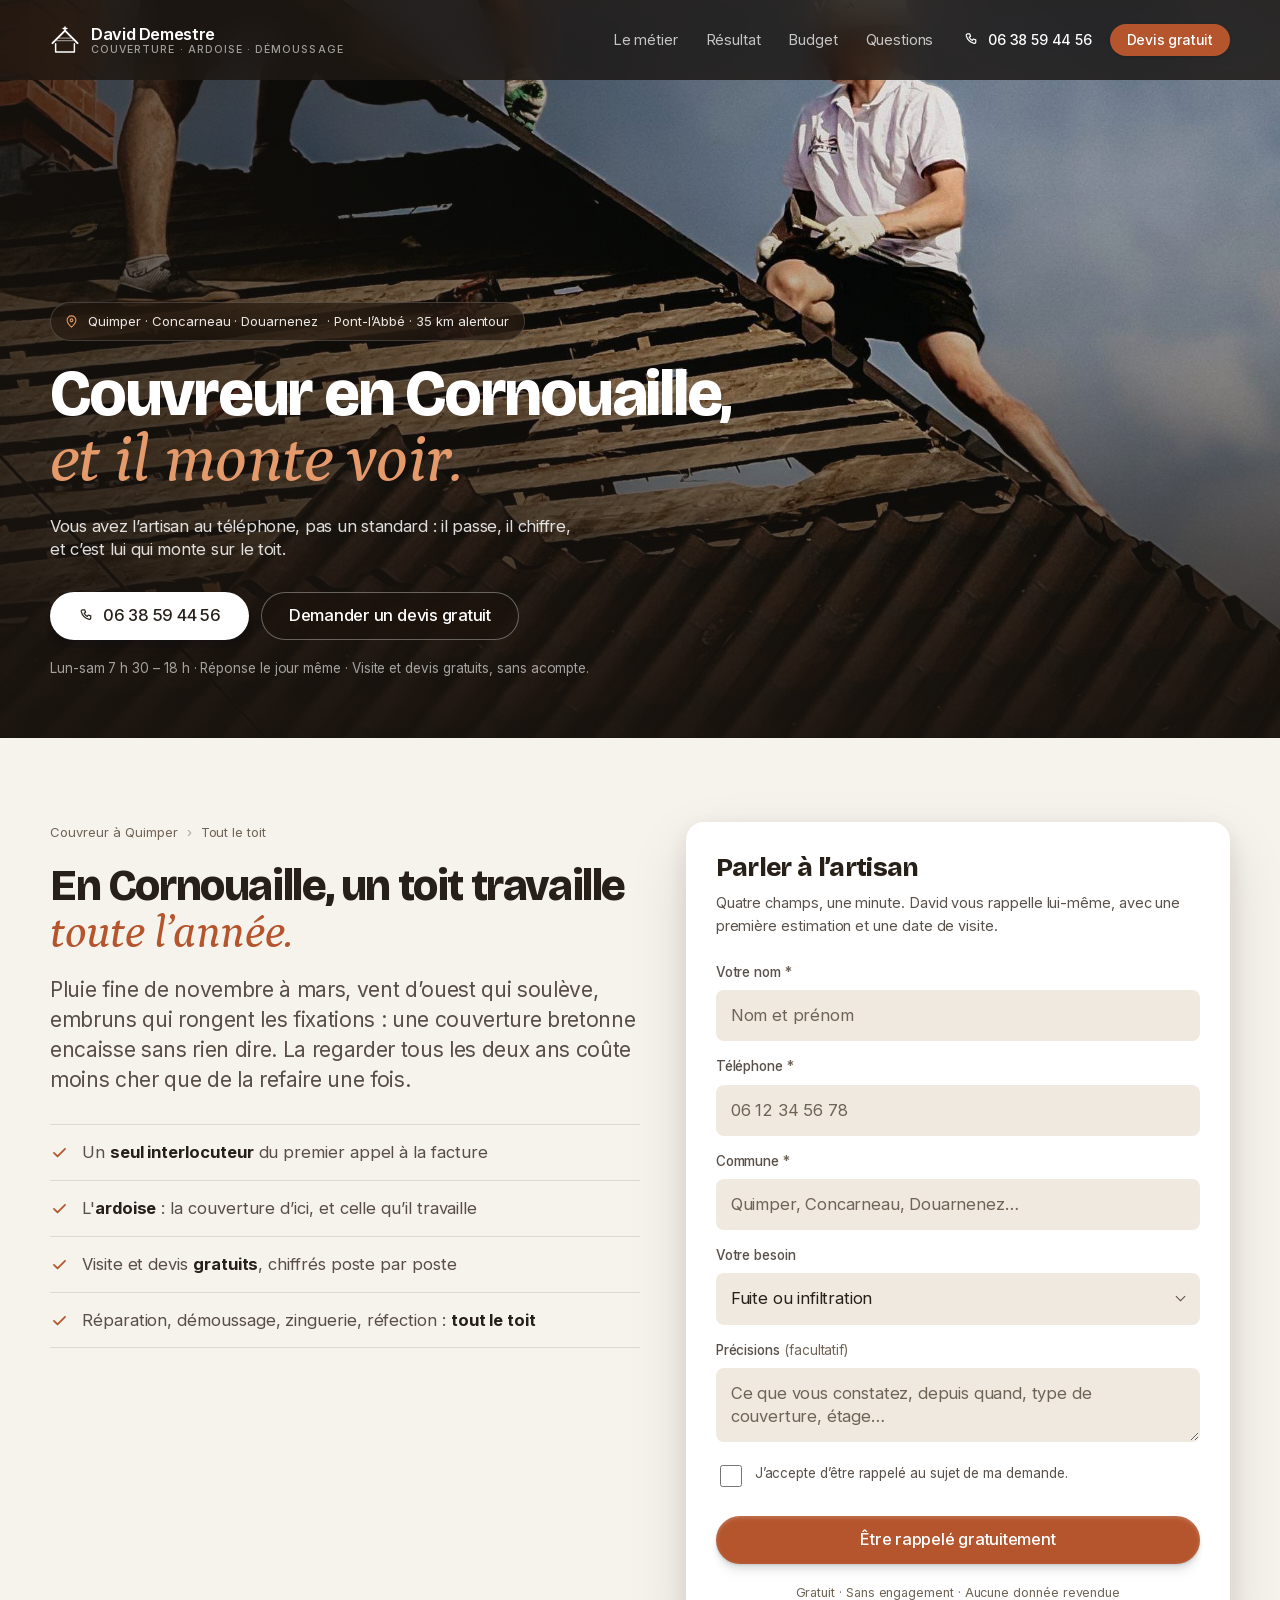
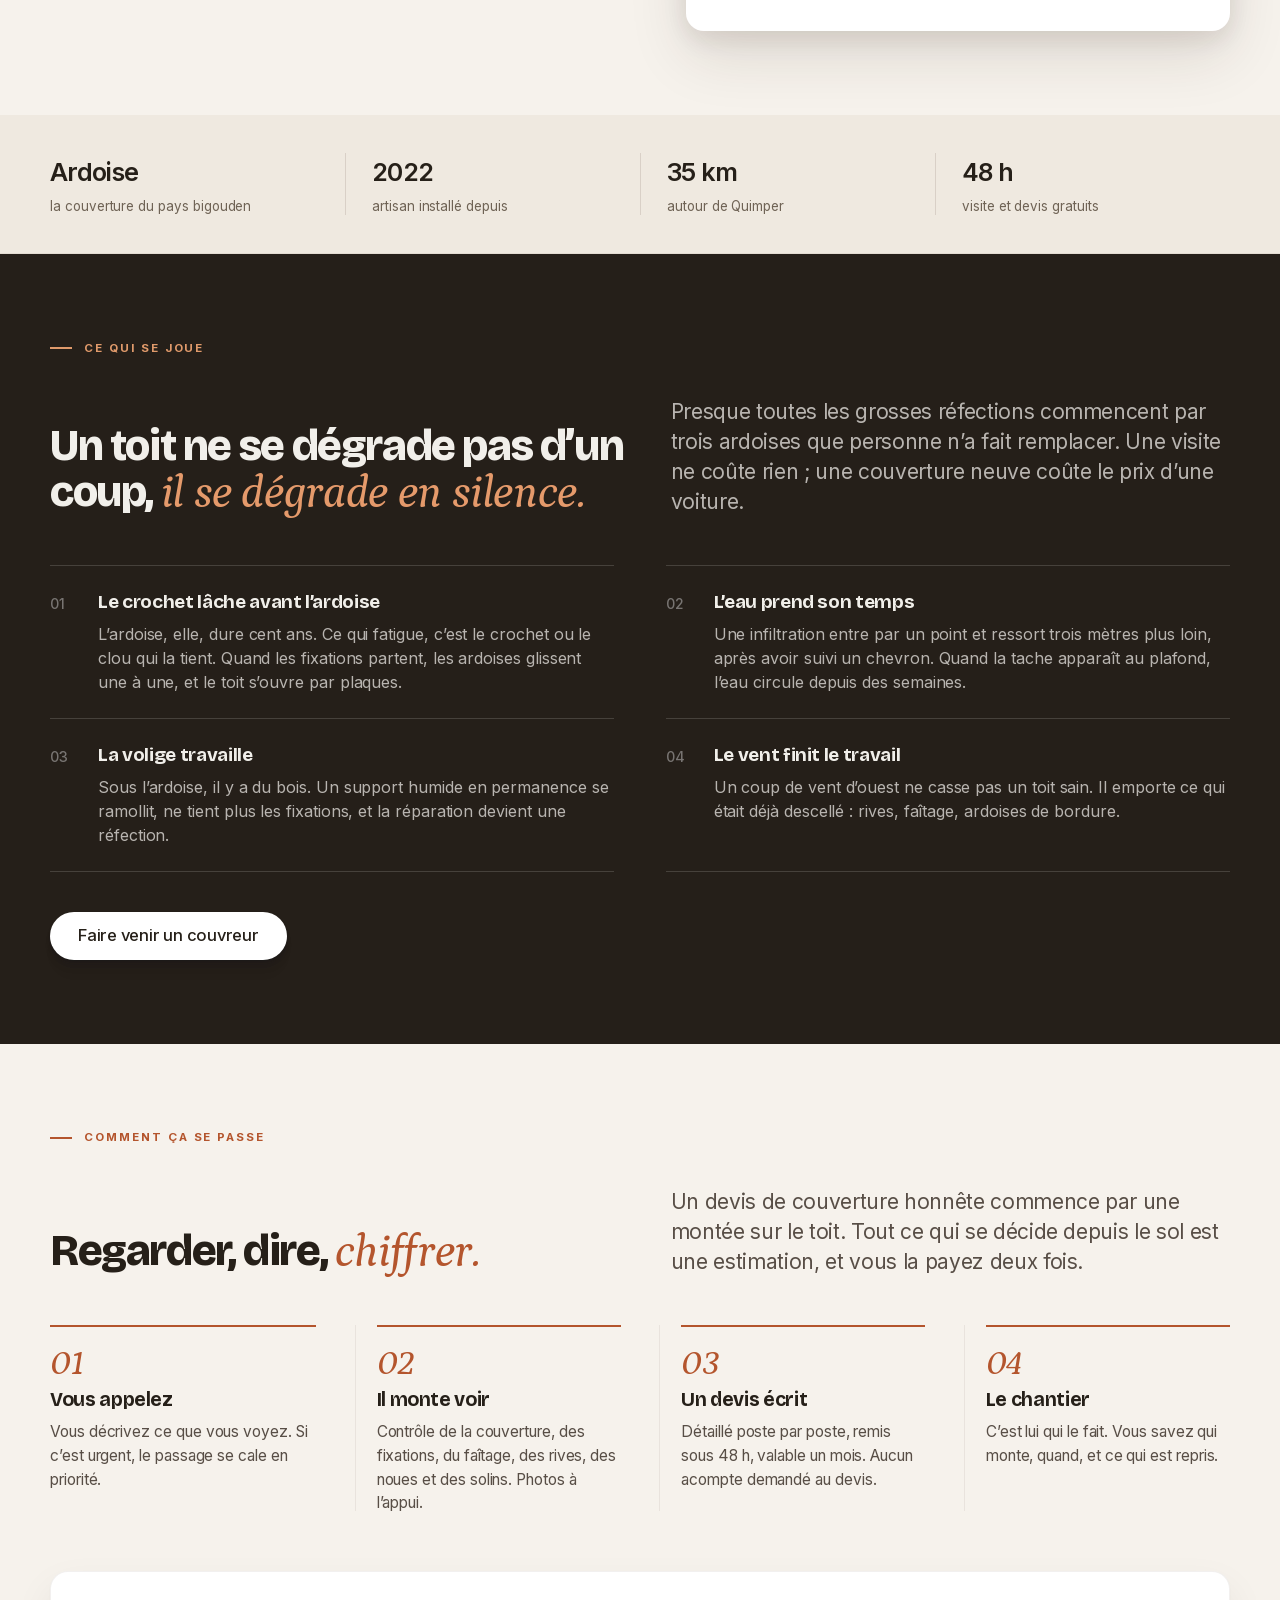
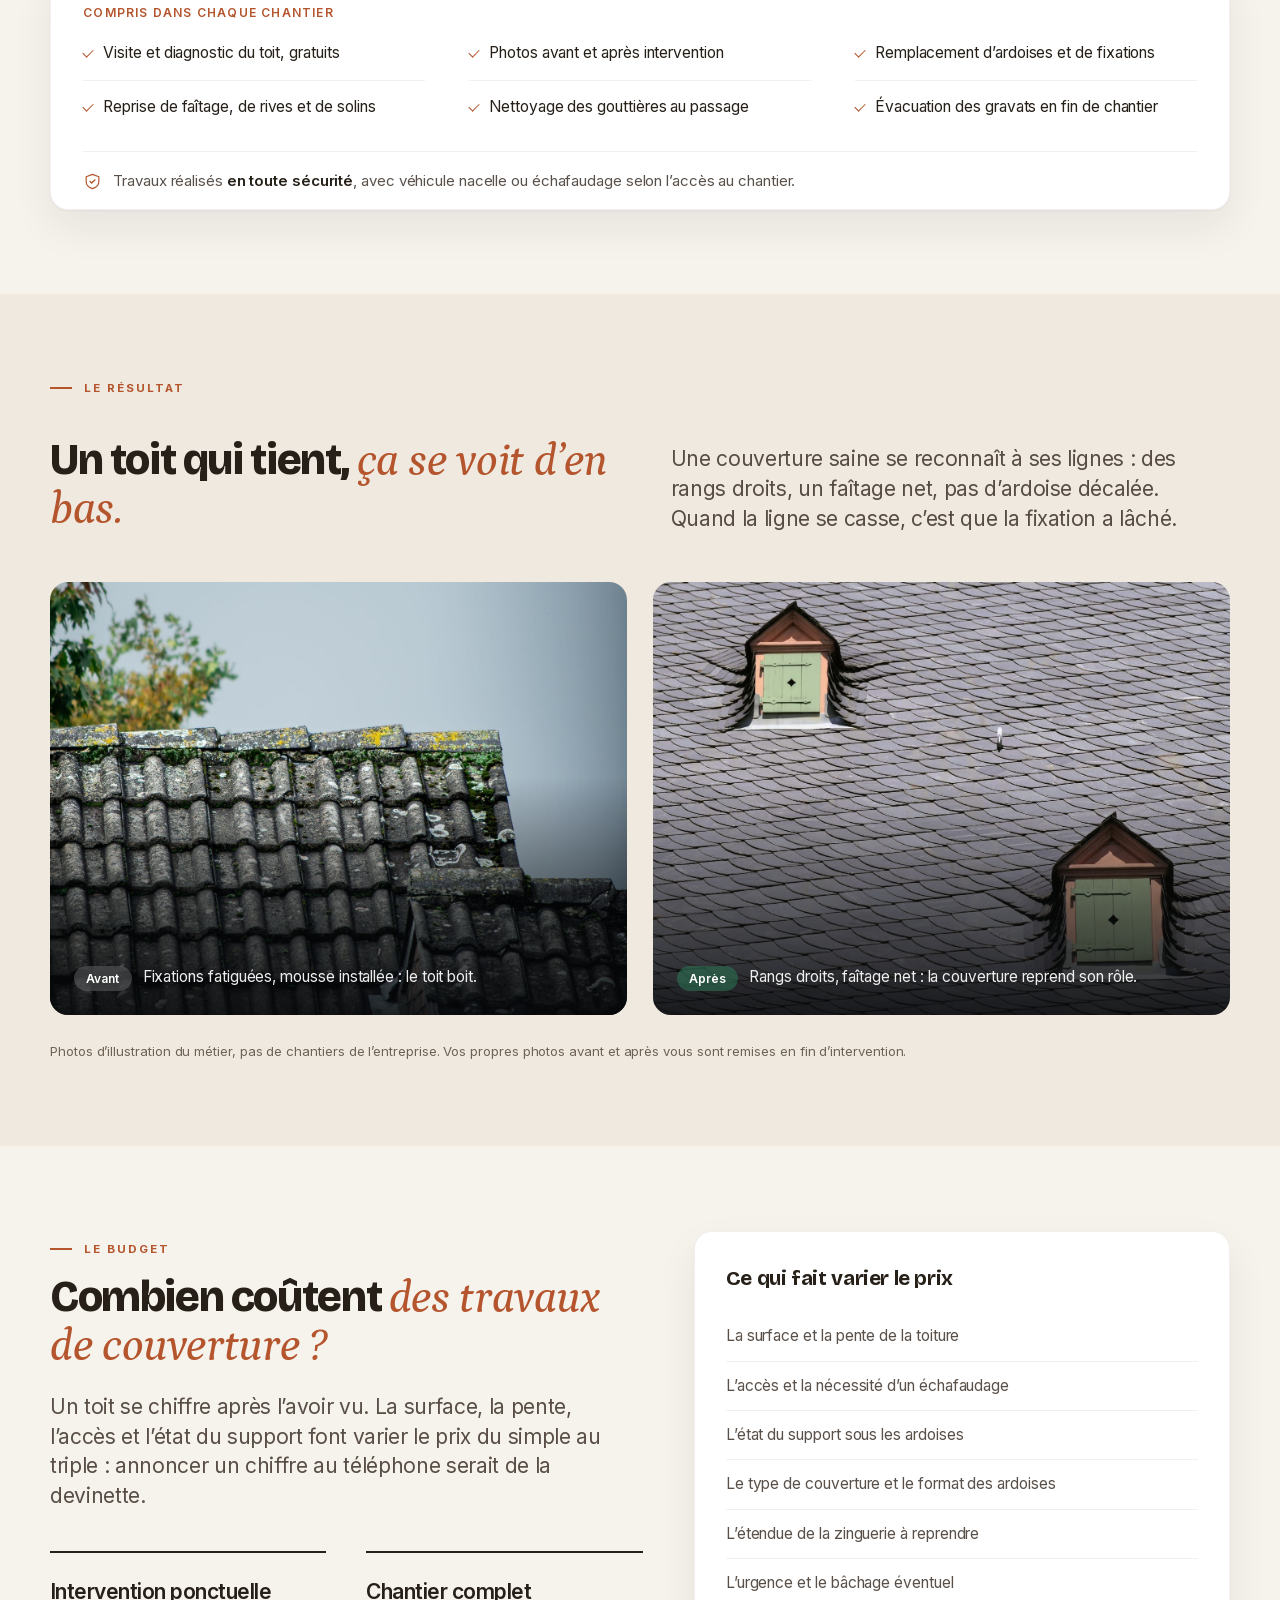
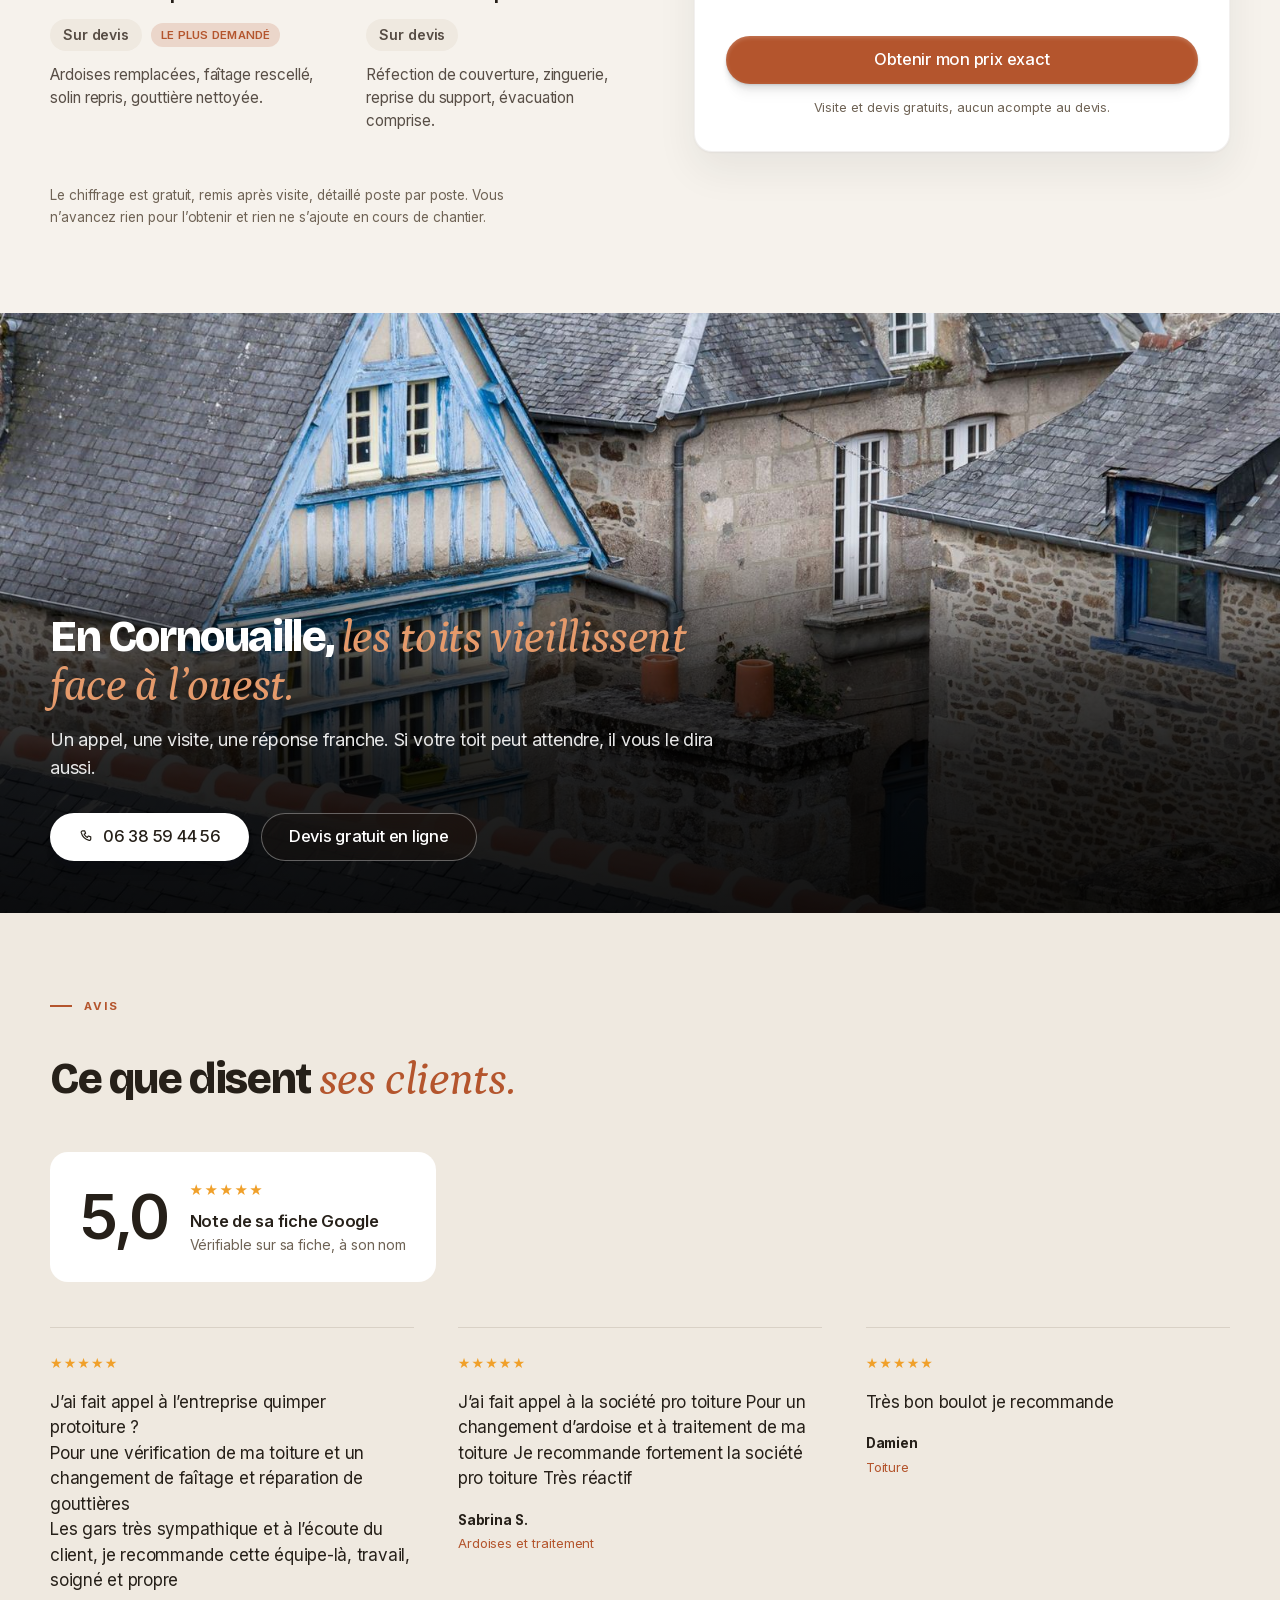
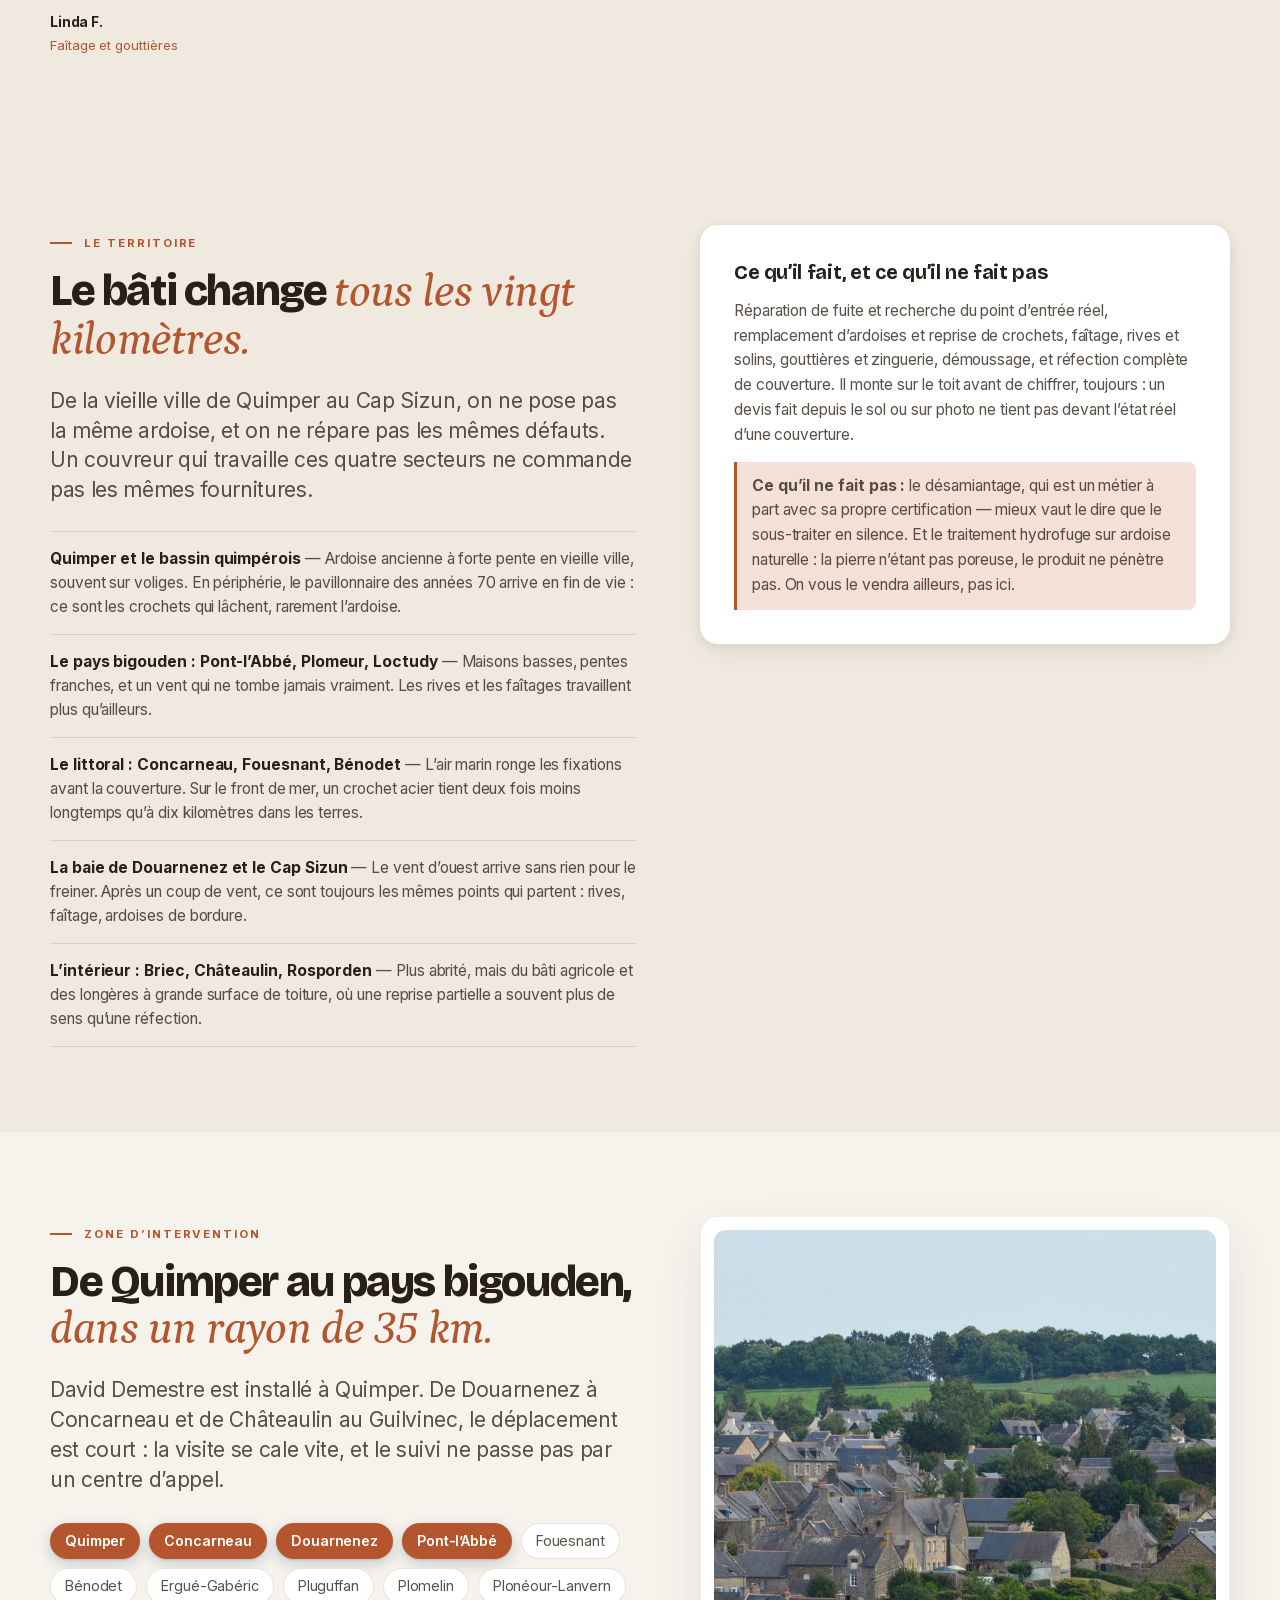
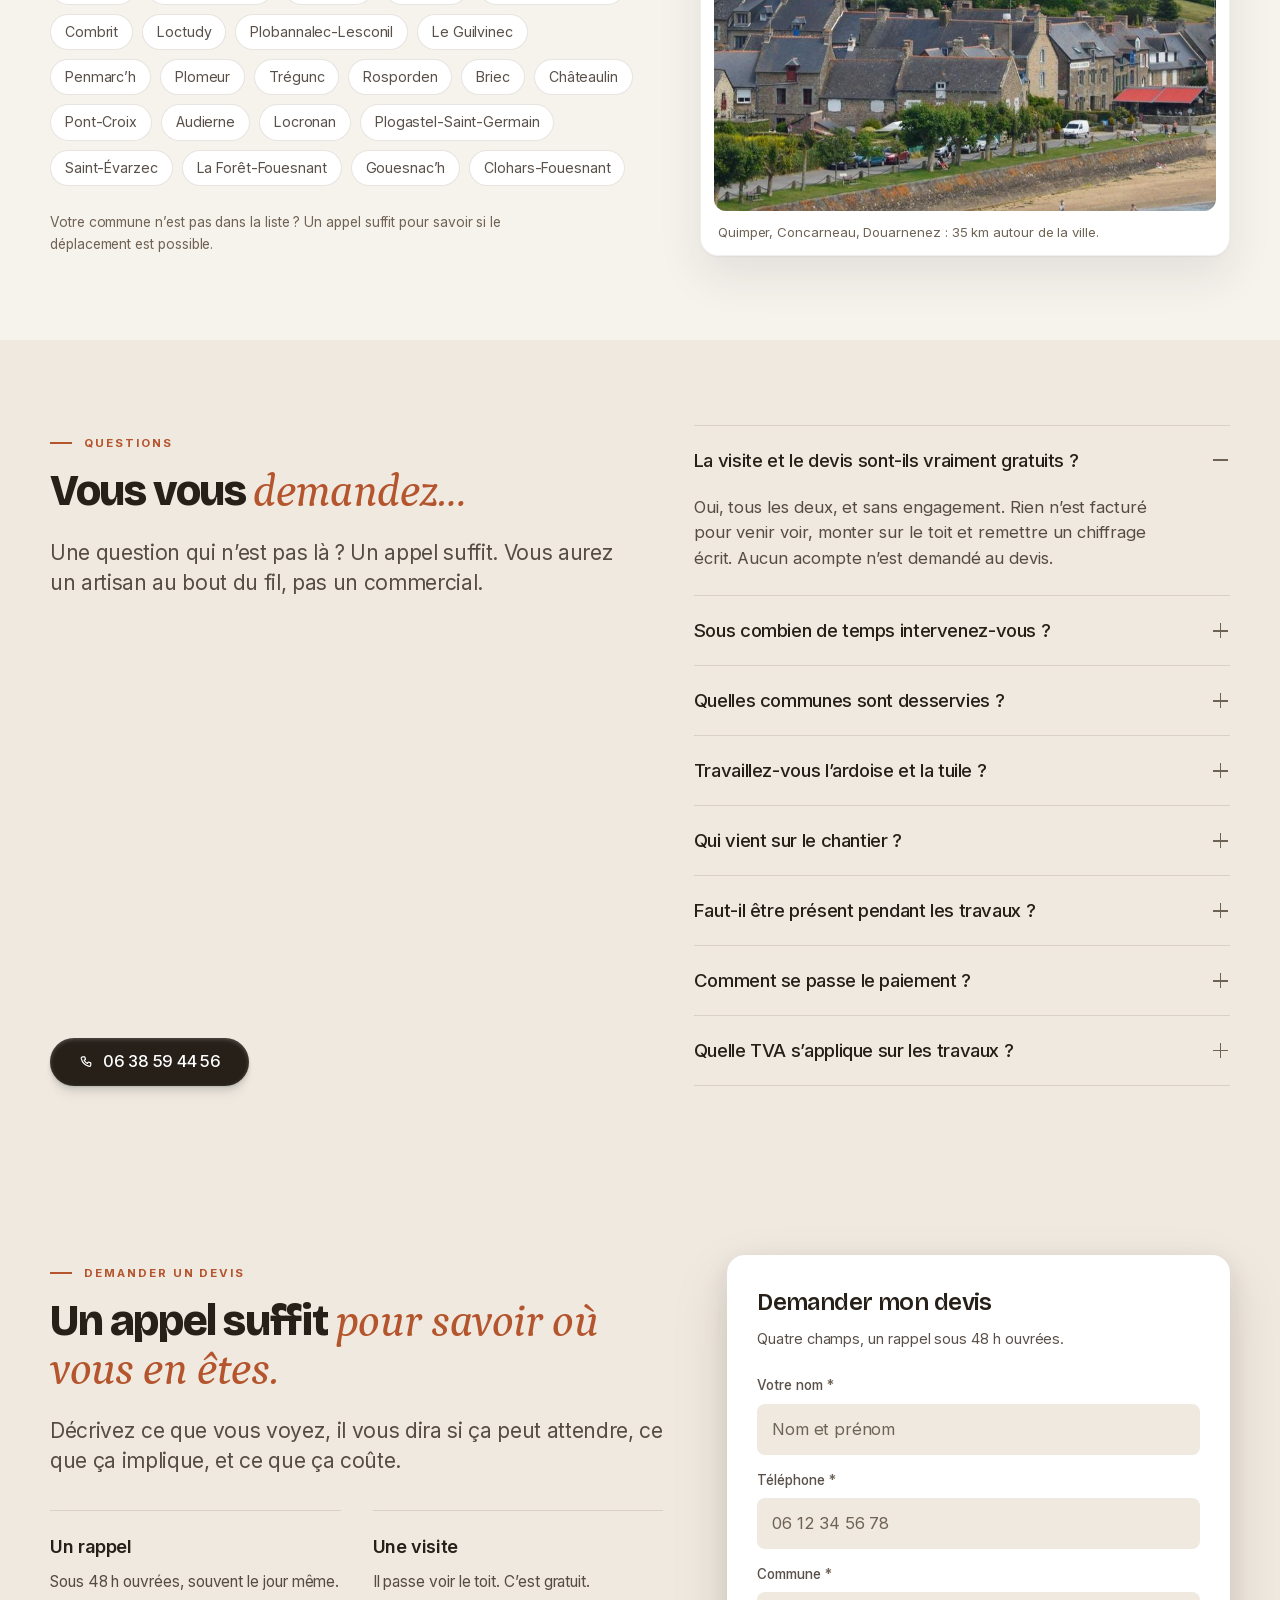
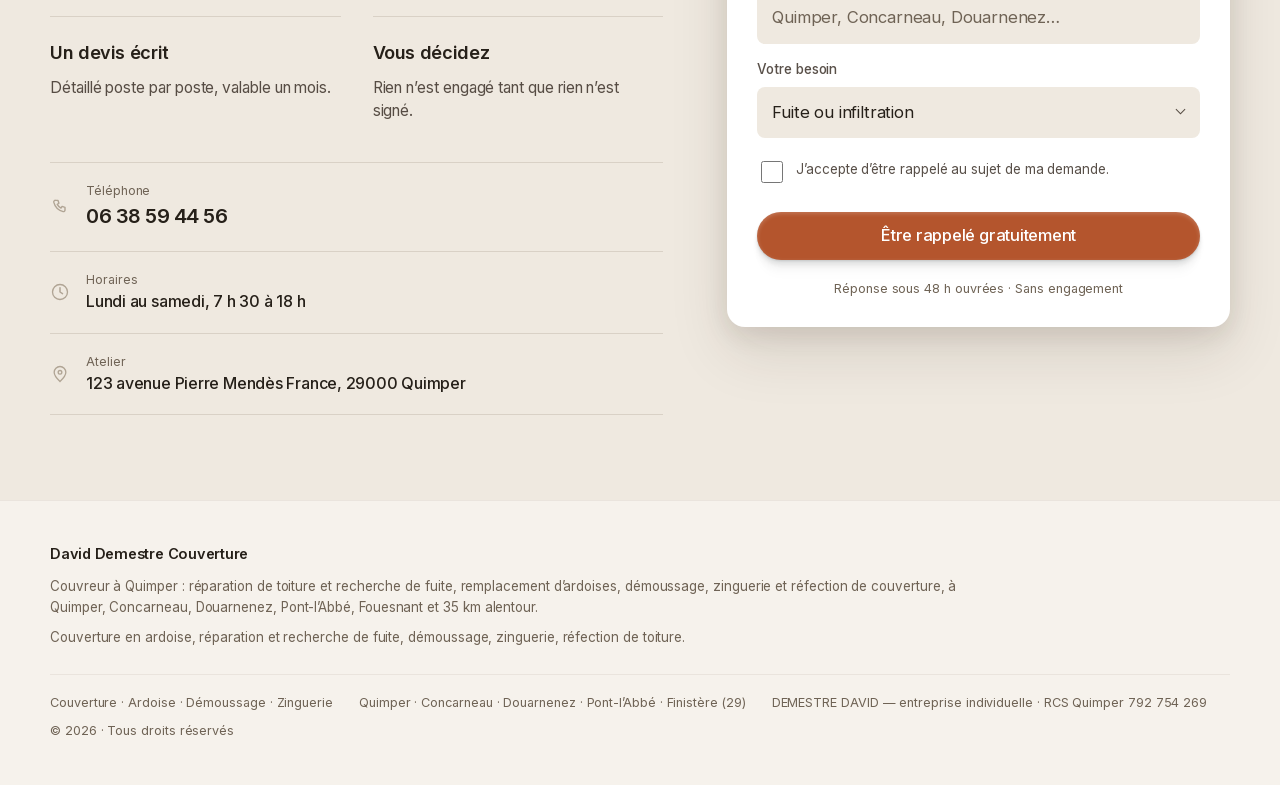
<file: couvreur-cornouaille/index.html>
<!DOCTYPE html>
<html lang="fr">
<head>
<meta charset="UTF-8" />
<meta name="viewport" content="width=device-width, initial-scale=1" />

<title>Couvreur en Cornouaille | David Demestre</title>
<meta name="description" content="Couvreur en Cornouaille, installé à Quimper. Ardoise, fuite, démoussage, zinguerie, réfection. Concarneau, Douarnenez, Pont-l’Abbé. Devis gratuit." />

<meta name="robots" content="noindex, nofollow" />
<link rel="canonical" href="https://demestrecouverture.fr/couvreur-cornouaille/" />

<meta property="og:type" content="website" />
<meta property="og:locale" content="fr_FR" />
<meta property="og:title" content="Couvreur à Quimper&nbsp;: l’artisan qui décroche et qui monte voir" />
<meta property="og:description" content="Ardoise cassée, fuite, mousse, faîtage descellé, toiture à refaire. Un seul artisan, devis gratuit." />
<meta property="og:url" content="https://demestrecouverture.fr/couvreur-cornouaille/" />
<meta property="og:image" content="https://demestrecouverture.fr/assets/img/hero-couvreur.jpg" />
<meta name="theme-color" content="#251f19" />
<meta name="geo.region" content="FR-29" />
<meta name="geo.placename" content="Quimper" />
<link rel="icon" href="/assets/favicon.svg" type="image/svg+xml" />

<link rel="stylesheet" href="/assets/styles.css?v=14" />

<script>
window.ADS_GTAG = 'AW-18467990702';
if (window.ADS_GTAG.indexOf('XXXX') === -1) {
  var s = document.createElement('script'); s.async = true;
  s.src = 'https://www.googletagmanager.com/gtag/js?id=' + window.ADS_GTAG;
  document.head.appendChild(s);
  window.dataLayer = window.dataLayer || [];
  function gtag(){dataLayer.push(arguments);}
  gtag('js', new Date());
  gtag('config', window.ADS_GTAG);
}
window.ADS_CONVERSION = 'AW-18467990702/5rtMCMj-zJAdEK7ZnOZE';        /* « Demande de devis (site) » */
window.ADS_CONVERSION_APPEL = 'AW-18467990702/5T3ECMv-zJAdEK7ZnOZE';  /* « Appel depuis le site » */
</script>

<script type="application/ld+json">
{
  "@context": "https://schema.org",
  "@type": "RoofingContractor",
  "@id": "https://demestrecouverture.fr/couvreur-cornouaille/#business",
  "name": "David Demestre Couverture",
  "alternateName": "DEMESTRE DAVID",
  "url": "https://demestrecouverture.fr/couvreur-cornouaille/",
  "telephone": "+33638594456",
  "image": "https://demestrecouverture.fr/assets/img/hero-couvreur.jpg",
  "priceRange": "€€",
  "currenciesAccepted": "EUR",
  "paymentAccepted": "Chèque, Virement, Espèces",
  "foundingDate": "2022",
  "slogan": "Un couvreur qui décroche, et qui monte voir.",
  "description": "Couvreur à Quimper : réparation de toiture et recherche de fuite, remplacement d'ardoises, démoussage, zinguerie et réfection de couverture, à Quimper, Concarneau, Douarnenez, Pont-l'Abbé, Fouesnant et dans un rayon de 35 km.",
  "address": {"@type":"PostalAddress","streetAddress":"123 avenue Pierre Mendès France","addressLocality":"Quimper","postalCode":"29000","addressRegion":"Bretagne","addressCountry":"FR"},
  "geo": {"@type":"GeoCoordinates","latitude":47.9960,"longitude":-4.0975},
  "openingHoursSpecification": [{"@type":"OpeningHoursSpecification","dayOfWeek":["Monday","Tuesday","Wednesday","Thursday","Friday","Saturday"],"opens":"07:30","closes":"18:00"}],
  "areaServed": [{"@type":"City","name":"Quimper"},{"@type":"City","name":"Concarneau"},{"@type":"City","name":"Douarnenez"},{"@type":"City","name":"Pont-l'Abbé"},{"@type":"City","name":"Fouesnant"},{"@type":"City","name":"Bénodet"},{"@type":"City","name":"Ergué-Gabéric"},{"@type":"City","name":"Pluguffan"},{"@type":"City","name":"Plomelin"},{"@type":"City","name":"Plonéour-Lanvern"},{"@type":"City","name":"Combrit"},{"@type":"City","name":"Loctudy"},{"@type":"City","name":"Plobannalec-Lesconil"},{"@type":"City","name":"Le Guilvinec"},{"@type":"City","name":"Penmarc'h"},{"@type":"City","name":"Plomeur"}],
  "hasOfferCatalog": {
    "@type":"OfferCatalog",
    "name":"Travaux de couverture",
    "itemListElement":[{"@type":"Offer","itemOffered":{"@type":"Service","name":"Réparation de toiture et recherche de fuite"}},{"@type":"Offer","itemOffered":{"@type":"Service","name":"Remplacement d'ardoises et reprise de crochets"}},{"@type":"Offer","itemOffered":{"@type":"Service","name":"Démoussage de toiture"}},{"@type":"Offer","itemOffered":{"@type":"Service","name":"Gouttières, noues et zinguerie"}},{"@type":"Offer","itemOffered":{"@type":"Service","name":"Réfection de couverture en ardoise"}},{"@type":"Offer","itemOffered":{"@type":"Service","name":"Bâchage d'urgence après coup de vent"}}]
  }
}
</script>
<script type="application/ld+json">
{
  "@context": "https://schema.org",
  "@type": "FAQPage",
  "mainEntity": [{"@type":"Question","name":"La visite et le devis sont-ils vraiment gratuits ?","acceptedAnswer":{"@type":"Answer","text":"Oui, tous les deux, et sans engagement. Rien n'est facturé pour venir voir, monter sur le toit et remettre un chiffrage écrit. Aucun acompte n'est demandé au devis."}},{"@type":"Question","name":"Sous combien de temps intervenez-vous ?","acceptedAnswer":{"@type":"Answer","text":"Le rappel se fait sous 48 h ouvrées, souvent le jour même. Pour la visite, cela dépend du planning en cours : une maison ouverte après un coup de vent passe avant un chantier programmé."}},{"@type":"Question","name":"Quelles communes sont desservies ?","acceptedAnswer":{"@type":"Answer","text":"Un rayon d'environ 35 km autour de Quimper : Concarneau, Douarnenez, Pont-l'Abbé, Fouesnant, Bénodet, Le Guilvinec, Rosporden, Briec, Châteaulin, Audierne et les communes entre les deux. Un appel suffit pour savoir."}},{"@type":"Question","name":"Travaillez-vous l'ardoise et la tuile ?","acceptedAnswer":{"@type":"Answer","text":"L'ardoise avant tout : c'est la couverture d'ici, et c'est là que se joue la qualité du travail. La tuile mécanique, le zinc et le bac acier font aussi partie du métier, comme la zinguerie : gouttières, noues, rives et solins."}},{"@type":"Question","name":"Qui vient sur le chantier ?","acceptedAnswer":{"@type":"Answer","text":"L'artisan lui-même. Ce n'est pas un centre d'appel qui prend la demande et sous-traite le chantier : celui qui chiffre est celui qui monte."}},{"@type":"Question","name":"Faut-il être présent pendant les travaux ?","acceptedAnswer":{"@type":"Answer","text":"Pas nécessairement. Il faut un accès à la propriété, et un point d'eau pour un démoussage. Les photos avant et après vous sont remises."}},{"@type":"Question","name":"Comment se passe le paiement ?","acceptedAnswer":{"@type":"Answer","text":"Rien à l'établissement du devis. Pour un chantier important, un acompte à la commande est d'usage pour engager les matériaux : il est écrit sur le devis, jamais réclamé avant."}},{"@type":"Question","name":"Quelle TVA s'applique sur les travaux ?","acceptedAnswer":{"@type":"Answer","text":"Sur un logement achevé depuis plus de deux ans, les travaux de rénovation relèvent en général de la TVA à 10 %. Le taux applicable à votre situation figure sur le devis."}}]
}
</script>
</head>
<body data-lp="couvreur_quimper">

<header class="topbar">
  <div class="wrap topbar-in">
    <a href="#top" class="brand" aria-label="David Demestre Couverture">
      <span class="brand-mark" aria-hidden="true"><svg viewBox="0 0 48 48" fill="none" stroke="currentColor" stroke-linecap="round" stroke-linejoin="round"><path d="M4 29 24 9l20 20" stroke-width="3.2"/><path d="M24 9V3M21 5.5h6" stroke-width="2.4"/><path d="M11 25h26M15 21h18" stroke-width="2" opacity=".5"/><path d="M9 30v13M39 30v13M9 43h30" stroke-width="2.4"/></svg></span>
      <span class="brand-txt"><b>David Demestre</b><span class="bd">Couverture · Ardoise · Démoussage</span></span>
    </a>
    <nav class="topnav" aria-label="Sections de la page">
      <a href="#prestation">Le métier</a>
      <a href="#resultat">Résultat</a>
      <a href="#prix">Budget</a>
      <a href="#faq">Questions</a>
    </nav>
    <div class="topbar-cta">
      <a href="tel:+33638594456" class="btn btn-ink btn-sm js-tel">
        <svg viewBox="0 0 24 24" fill="none" aria-hidden="true"><path d="M6.5 4h3l1.2 3.5-2 1.3a11 11 0 0 0 4.5 4.5l1.3-2 3.5 1.2v3a2 2 0 0 1-2.2 2A15.5 15.5 0 0 1 4.5 6.2 2 2 0 0 1 6.5 4Z" stroke="currentColor" stroke-width="1.7" stroke-linejoin="round"/></svg>
        06 38 59 44 56
      </a>
      <a href="#devis" class="btn btn-accent btn-sm">Devis gratuit</a>
    </div>
  </div>
</header>

<main id="top">

<header class="page-hero" id="top">
  <img class="hero-bg" src="/assets/img/hero-couvreur.jpg" alt="Deux couvreurs reprenant une toiture, liteaux mis à nu sous un ciel couvert"
       srcset="/assets/img/hero-couvreur-mob.jpg 900w, /assets/img/hero-couvreur.jpg 1920w"
       sizes="100vw"
       fetchpriority="high" width="1920" height="1050" />
  <div class="hero-scrim" aria-hidden="true"></div>
  <div class="wrap hero-in">
    <p class="hero-pin">
      <svg viewBox="0 0 24 24" fill="none" aria-hidden="true"><path d="M12 21s7-6.3 7-11a7 7 0 1 0-14 0c0 4.7 7 11 7 11Z" stroke="currentColor" stroke-width="1.7"/><circle cx="12" cy="10" r="2.2" stroke="currentColor" stroke-width="1.7"/></svg>
      Quimper · Concarneau · Douarnenez<span class="pin-suite"> · Pont-l’Abbé · 35 km alentour</span>
    </p>
    <h1>Couvreur en Cornouaille, <em>et il monte voir.</em></h1>
    <p class="lead">Vous avez l’artisan au téléphone, pas un standard&nbsp;: il passe, il chiffre, et c’est lui qui monte sur le toit.</p>
    <div class="hero-cta">
      <a href="tel:+33638594456" class="btn btn-cream btn-lg js-tel">
        <svg viewBox="0 0 24 24" fill="none" aria-hidden="true"><path d="M6.5 4h3l1.2 3.5-2 1.3a11 11 0 0 0 4.5 4.5l1.3-2 3.5 1.2v3a2 2 0 0 1-2.2 2A15.5 15.5 0 0 1 4.5 6.2 2 2 0 0 1 6.5 4Z" stroke="currentColor" stroke-width="1.7" stroke-linejoin="round"/></svg>
        06 38 59 44 56
      </a>
      <a href="#devis" class="btn btn-glass btn-lg">Demander un devis gratuit</a>
    </div>
    <p class="lp-micro">Lun-sam 7 h 30 – 18 h · Réponse le jour même · Visite et devis gratuits, sans acompte.</p>
  </div>
</header>

<section class="section devis-sec" id="devis">
  <div class="wrap lp-grid">
    <div class="lp-copy">
      <p class="crumb">Couvreur à Quimper <span>&rsaquo;</span> Tout le toit</p>
      <h2 class="h2">En Cornouaille, un toit travaille <em>toute l’année.</em></h2>
      <p class="lead">Pluie fine de novembre à mars, vent d’ouest qui soulève, embruns qui rongent les fixations&nbsp;: une couverture bretonne encaisse sans rien dire. La regarder tous les deux ans coûte moins cher que de la refaire une fois.</p>
      <ul class="lp-points">
        <li><svg viewBox="0 0 24 24" fill="none" aria-hidden="true"><path d="m5 12.5 4.5 4.5L19 7.5" stroke="currentColor" stroke-width="2.2" stroke-linecap="round" stroke-linejoin="round"/></svg><span>Un <b>seul interlocuteur</b> du premier appel à la facture</span></li>
        <li><svg viewBox="0 0 24 24" fill="none" aria-hidden="true"><path d="m5 12.5 4.5 4.5L19 7.5" stroke="currentColor" stroke-width="2.2" stroke-linecap="round" stroke-linejoin="round"/></svg><span>L'<b>ardoise</b>&nbsp;: la couverture d’ici, et celle qu’il travaille</span></li>
        <li><svg viewBox="0 0 24 24" fill="none" aria-hidden="true"><path d="m5 12.5 4.5 4.5L19 7.5" stroke="currentColor" stroke-width="2.2" stroke-linecap="round" stroke-linejoin="round"/></svg><span>Visite et devis <b>gratuits</b>, chiffrés poste par poste</span></li>
        <li><svg viewBox="0 0 24 24" fill="none" aria-hidden="true"><path d="m5 12.5 4.5 4.5L19 7.5" stroke="currentColor" stroke-width="2.2" stroke-linecap="round" stroke-linejoin="round"/></svg><span>Réparation, démoussage, zinguerie, réfection&nbsp;: <b>tout le toit</b></span></li>
      </ul>
    </div>

    <aside class="lp-form">
      <div class="form-card">
        <div class="form-head">
          <h2>Parler à l’artisan</h2>
          <p>Quatre champs, une minute. David vous rappelle lui-même, avec une première estimation et une date de visite.</p>
        </div>
        <form class="js-devis" id="devis-form" novalidate>
          <input type="hidden" name="access_key" value="b92b25cc-d847-429a-a5ef-0ee66a0f4789" />
          <input type="checkbox" name="botcheck" tabindex="-1" autocomplete="off" style="display:none" aria-hidden="true" />
          
          <input type="hidden" name="gclid" /><input type="hidden" name="source" /><input type="hidden" name="campagne" /><input type="hidden" name="mot_cle" /><input type="hidden" name="page" />

          <div class="field"><label for="nom">Votre nom <span class="req">*</span></label><input id="nom" name="nom" type="text" required autocomplete="name" placeholder="Nom et prénom" /></div>
          <div class="field"><label for="tel">Téléphone <span class="req">*</span></label><input id="tel" name="tel" type="tel" required autocomplete="tel" inputmode="tel" placeholder="06 12 34 56 78" /></div>
          <div class="field"><label for="ville">Commune <span class="req">*</span></label><input id="ville" name="ville" type="text" required autocomplete="address-level2" placeholder="Quimper, Concarneau, Douarnenez…" /></div>
          <div class="field">
            <label for="besoin">Votre besoin</label>
            <div class="select-wrap">
              <select id="besoin" name="besoin">
                <option>Fuite ou infiltration</option>
                <option>Ardoises cassées ou glissées</option>
                <option>Mousse et lichens sur le toit</option>
                <option>Gouttière, noue ou zinguerie</option>
                <option>Toiture à refaire</option>
                <option>Je ne sais pas, je veux un avis</option>
              </select>
            </div>
          </div>
          <div class="field field-opt">
            <label for="message">Précisions <span class="opt">(facultatif)</span></label>
            <textarea id="message" name="message" rows="2" placeholder="Ce que vous constatez, depuis quand, type de couverture, étage…"></textarea>
          </div>

          <label class="consent"><input type="checkbox" required /> <span>J’accepte d’être rappelé au sujet de ma demande.</span></label>

          <button type="submit" class="btn btn-accent btn-lg btn-block">Être rappelé gratuitement</button>
          <p class="form-note">Gratuit · Sans engagement · Aucune donnée revendue</p>

          <div class="form-success" role="status">
            <b>Demande bien reçue.</b><br>David vous rappelle sous 48 h ouvrées.<br>
            <a href="tel:+33638594456" class="js-tel">Plus pressé&nbsp;? 06 38 59 44 56</a>
          </div>
          <div class="form-error" role="alert">L’envoi a échoué. Appelez directement le <a href="tel:+33638594456" class="js-tel">06 38 59 44 56</a>.</div>
        </form>
      </div>
    </aside>
  </div>
</section>

<div class="trust">
  <div class="wrap proofband">
    <div><b>Ardoise</b><span>la couverture du pays bigouden</span></div>
    <div><b>2022</b><span>artisan installé depuis</span></div>
    <div><b>35 km</b><span>autour de Quimper</span></div>
    <div><b>48 h</b><span>visite et devis gratuits</span></div>
  </div>
</div>

<section class="section section-dark" id="pourquoi">
  <div class="wrap">
    <div class="sec-head">
      <span class="kick">Ce qui se joue</span>
      <h2 class="h2">Un toit ne se dégrade pas d’un coup, <em>il se dégrade en silence.</em></h2>
      <p class="lead">Presque toutes les grosses réfections commencent par trois ardoises que personne n’a fait remplacer. Une visite ne coûte rien&nbsp;; une couverture neuve coûte le prix d’une voiture.</p>
    </div>
    <div class="risk-list">
      <div class="risk"><span class="n">01</span><div><h3>Le crochet lâche avant l’ardoise</h3><p>L’ardoise, elle, dure cent ans. Ce qui fatigue, c’est le crochet ou le clou qui la tient. Quand les fixations partent, les ardoises glissent une à une, et le toit s’ouvre par plaques.</p></div></div>
        <div class="risk"><span class="n">02</span><div><h3>L’eau prend son temps</h3><p>Une infiltration entre par un point et ressort trois mètres plus loin, après avoir suivi un chevron. Quand la tache apparaît au plafond, l’eau circule depuis des semaines.</p></div></div>
        <div class="risk"><span class="n">03</span><div><h3>La volige travaille</h3><p>Sous l’ardoise, il y a du bois. Un support humide en permanence se ramollit, ne tient plus les fixations, et la réparation devient une réfection.</p></div></div>
        <div class="risk"><span class="n">04</span><div><h3>Le vent finit le travail</h3><p>Un coup de vent d’ouest ne casse pas un toit sain. Il emporte ce qui était déjà descellé&nbsp;: rives, faîtage, ardoises de bordure.</p></div></div>
    </div>
    <a href="#devis" class="btn btn-cream btn-lg risk-cta">Faire venir un couvreur</a>
  </div>
</section>

<section class="section" id="prestation">
  <div class="wrap">
    <div class="sec-head">
      <span class="kick">Comment ça se passe</span>
      <h2 class="h2">Regarder, dire, <em>chiffrer.</em></h2>
      <p class="lead">Un devis de couverture honnête commence par une montée sur le toit. Tout ce qui se décide depuis le sol est une estimation, et vous la payez deux fois.</p>
    </div>
    <div class="steps">
      <div class="step"><div class="n">01</div><h3>Vous appelez</h3><p>Vous décrivez ce que vous voyez. Si c’est urgent, le passage se cale en priorité.</p></div>
      <div class="step"><div class="n">02</div><h3>Il monte voir</h3><p>Contrôle de la couverture, des fixations, du faîtage, des rives, des noues et des solins. Photos à l’appui.</p></div>
      <div class="step"><div class="n">03</div><h3>Un devis écrit</h3><p>Détaillé poste par poste, remis sous 48 h, valable un mois. Aucun acompte demandé au devis.</p></div>
      <div class="step"><div class="n">04</div><h3>Le chantier</h3><p>C’est lui qui le fait. Vous savez qui monte, quand, et ce qui est repris.</p></div>
    </div>
    <div class="incl">
      <p class="incl-title">Compris dans chaque chantier</p>
      <ul class="incl-list">
        <li>Visite et diagnostic du toit, gratuits</li>
        <li>Photos avant et après intervention</li>
        <li>Remplacement d’ardoises et de fixations</li>
        <li>Reprise de faîtage, de rives et de solins</li>
        <li>Nettoyage des gouttières au passage</li>
        <li>Évacuation des gravats en fin de chantier</li>
      </ul>
      <p class="incl-note">
        <svg viewBox="0 0 24 24" fill="none" aria-hidden="true"><path d="M12 3 4 6v6c0 4.5 3.2 7.6 8 9 4.8-1.4 8-4.5 8-9V6l-8-3Z" stroke="currentColor" stroke-width="1.5" stroke-linejoin="round"/><path d="m9 12 2 2 4-4" stroke="currentColor" stroke-width="1.8" stroke-linecap="round" stroke-linejoin="round"/></svg>
        <span>Travaux réalisés <b>en toute sécurité</b>, avec véhicule nacelle ou échafaudage selon l’accès au chantier.</span>
      </p>
    </div>
  </div>
</section>

<section class="section section-warm" id="resultat">
  <div class="wrap">
    <div class="sec-head">
      <span class="kick">Le résultat</span>
      <h2 class="h2">Un toit qui tient, <em>ça se voit d’en bas.</em></h2>
      <p class="lead">Une couverture saine se reconnaît à ses lignes&nbsp;: des rangs droits, un faîtage net, pas d’ardoise décalée. Quand la ligne se casse, c’est que la fixation a lâché.</p>
    </div>
    <div class="duo">
      <figure class="shot">
        <img src="/assets/img/ardoise-mousse.jpg" alt="Toiture grise envahie de mousse et de lichens" loading="lazy" width="1400" height="1050" />
        <figcaption><span class="shot-tag">Avant</span>Fixations fatiguées, mousse installée&nbsp;: le toit boit.</figcaption>
      </figure>
      <figure class="shot">
        <img src="/assets/img/toit-ardoise-propre.jpg" alt="Toiture en ardoise nette aux rangs réguliers après intervention" loading="lazy" width="1400" height="1050" />
        <figcaption><span class="shot-tag shot-ok">Après</span>Rangs droits, faîtage net&nbsp;: la couverture reprend son rôle.</figcaption>
      </figure>
    </div>
    <p class="ba-note">Photos d’illustration du métier, pas de chantiers de l’entreprise. Vos propres photos avant et après vous sont remises en fin d’intervention.</p>
  </div>
</section>

<section class="section" id="prix">
  <div class="wrap split split-tight">
    <div>
      <span class="kick">Le budget</span>
      <h2 class="h2">Combien coûtent <em>des travaux de couverture&nbsp;?</em></h2>
      <p class="lead">Un toit se chiffre après l’avoir vu. La surface, la pente, l’accès et l’état du support font varier le prix du simple au triple&nbsp;: annoncer un chiffre au téléphone serait de la devinette.</p>
      
      <div class="price-cards">
        <div class="price-card featured"><span class="pc-lab">Intervention ponctuelle</span><span class="pc-line"><span class="pc-val">Sur devis</span><span class="pc-pill">le plus demandé</span></span><p>Ardoises remplacées, faîtage rescellé, solin repris, gouttière nettoyée.</p></div>
        <div class="price-card"><span class="pc-lab">Chantier complet</span><span class="pc-line"><span class="pc-val">Sur devis</span></span><p>Réfection de couverture, zinguerie, reprise du support, évacuation comprise.</p></div>
      </div>
      <p class="price-note">Le chiffrage est gratuit, remis après visite, détaillé poste par poste. Vous n’avancez rien pour l’obtenir et rien ne s’ajoute en cours de chantier.</p>
    </div>
    <div class="price-side">
      <h3>Ce qui fait varier le prix</h3>
      <ul class="tick">
        <li>La surface et la pente de la toiture</li>
        <li>L’accès et la nécessité d’un échafaudage</li>
        <li>L’état du support sous les ardoises</li>
        <li>Le type de couverture et le format des ardoises</li>
        <li>L’étendue de la zinguerie à reprendre</li>
        <li>L’urgence et le bâchage éventuel</li>
      </ul>
      <a href="#devis" class="btn btn-accent btn-block btn-lg">Obtenir mon prix exact</a>
      <p class="price-side-note">Visite et devis gratuits, aucun acompte au devis.</p>
    </div>
  </div>
</section>

<section class="cta-band">
  <img src="/assets/img/bourg-cornouaille.jpg" alt="Maisons de pierre aux toits d’ardoise dans un bourg de Cornouaille" loading="lazy" width="1600" height="900" />
  <div class="cta-band-in">
    <div class="wrap">
      <h2>En Cornouaille, <em>les toits vieillissent face à l’ouest.</em></h2>
      <p>Un appel, une visite, une réponse franche. Si votre toit peut attendre, il vous le dira aussi.</p>
      <div class="cta-band-btns">
        <a href="tel:+33638594456" class="btn btn-cream btn-lg js-tel">
          <svg viewBox="0 0 24 24" fill="none" aria-hidden="true"><path d="M6.5 4h3l1.2 3.5-2 1.3a11 11 0 0 0 4.5 4.5l1.3-2 3.5 1.2v3a2 2 0 0 1-2.2 2A15.5 15.5 0 0 1 4.5 6.2 2 2 0 0 1 6.5 4Z" stroke="currentColor" stroke-width="1.7" stroke-linejoin="round"/></svg>
          06 38 59 44 56
        </a>
        <a href="#devis" class="btn btn-glass btn-lg">Devis gratuit en ligne</a>
      </div>
    </div>
  </div>
</section>

<section class="section section-warm" id="avis">
  <div class="wrap">
    <div class="sec-head">
      <span class="kick">Avis</span>
      <h2 class="h2">Ce que disent <em>ses clients.</em></h2>
    </div>
    <div class="note-google">
      <span class="note-val">5,0</span>
      <span class="note-txt"><span class="stars" aria-hidden="true">★★★★★</span>
        <b>Note de sa fiche Google</b><span>Vérifiable sur sa fiche, à son nom</span></span>
    </div>
    <div class="reviews">
      <figure class="review"><div class="stars" aria-label="5 étoiles sur 5">★★★★★</div><blockquote>J’ai fait appel à l’entreprise quimper protoiture&nbsp;?<br />Pour une vérification de ma toiture et un changement de faîtage et réparation de gouttières<br />Les gars très sympathique et à l’écoute du client, je recommande cette équipe-là, travail, soigné et propre</blockquote><figcaption><b>Linda F.</b><span>Faîtage et gouttières</span></figcaption></figure>
      <figure class="review"><div class="stars" aria-label="5 étoiles sur 5">★★★★★</div><blockquote>J’ai fait appel à la société pro toiture Pour un changement d’ardoise et à traitement de ma toiture Je recommande fortement la société pro toiture  Très réactif</blockquote><figcaption><b>Sabrina S.</b><span>Ardoises et traitement</span></figcaption></figure>
      <figure class="review"><div class="stars" aria-label="5 étoiles sur 5">★★★★★</div><blockquote>Très bon boulot je recommande</blockquote><figcaption><b>Damien</b><span>Toiture</span></figcaption></figure>
    </div>
  </div>
</section>

<section class="section section-warm" id="territoire">
  <div class="wrap split">
    <div>
      <span class="kick">Le territoire</span>
      <h2 class="h2">Le bâti change <em>tous les vingt kilomètres.</em></h2>
      <p class="lead">De la vieille ville de Quimper au Cap Sizun, on ne pose pas la même ardoise, et on ne répare pas les mêmes défauts. Un couvreur qui travaille ces quatre secteurs ne commande pas les mêmes fournitures.</p>
      <div class="secteurs">
        <div class="secteur"><b>Quimper et le bassin quimpérois</b> — Ardoise ancienne à forte pente en vieille ville, souvent sur voliges. En périphérie, le pavillonnaire des années 70 arrive en fin de vie&nbsp;: ce sont les crochets qui lâchent, rarement l’ardoise.</div>
        <div class="secteur"><b>Le pays bigouden&nbsp;: Pont-l’Abbé, Plomeur, Loctudy</b> — Maisons basses, pentes franches, et un vent qui ne tombe jamais vraiment. Les rives et les faîtages travaillent plus qu’ailleurs.</div>
        <div class="secteur"><b>Le littoral&nbsp;: Concarneau, Fouesnant, Bénodet</b> — L’air marin ronge les fixations avant la couverture. Sur le front de mer, un crochet acier tient deux fois moins longtemps qu’à dix kilomètres dans les terres.</div>
        <div class="secteur"><b>La baie de Douarnenez et le Cap Sizun</b> — Le vent d’ouest arrive sans rien pour le freiner. Après un coup de vent, ce sont toujours les mêmes points qui partent&nbsp;: rives, faîtage, ardoises de bordure.</div>
        <div class="secteur"><b>L’intérieur&nbsp;: Briec, Châteaulin, Rosporden</b> — Plus abrité, mais du bâti agricole et des longères à grande surface de toiture, où une reprise partielle a souvent plus de sens qu’une réfection.</div>
      </div>
    </div>
    <div class="cadrage">
      <h3>Ce qu’il fait, et ce qu’il ne fait pas</h3>
      <p>Réparation de fuite et recherche du point d’entrée réel, remplacement d’ardoises et reprise de crochets, faîtage, rives et solins, gouttières et zinguerie, démoussage, et réfection complète de couverture. Il monte sur le toit avant de chiffrer, toujours&nbsp;: un devis fait depuis le sol ou sur photo ne tient pas devant l’état réel d’une couverture.</p>
      <p class="cadrage-non"><b>Ce qu’il ne fait pas&nbsp;:</b> le désamiantage, qui est un métier à part avec sa propre certification — mieux vaut le dire que le sous-traiter en silence. Et le traitement hydrofuge sur ardoise naturelle&nbsp;: la pierre n’étant pas poreuse, le produit ne pénètre pas. On vous le vendra ailleurs, pas ici.</p>
    </div>
  </div>
</section>

<section class="section" id="zones">
  <div class="wrap split">
    <div>
      <span class="kick">Zone d’intervention</span>
      <h2 class="h2">De Quimper au pays bigouden, <em>dans un rayon de 35&nbsp;km.</em></h2>
      <p class="lead">David Demestre est installé à Quimper. De Douarnenez à Concarneau et de Châteaulin au Guilvinec, le déplacement est court&nbsp;: la visite se cale vite, et le suivi ne passe pas par un centre d’appel.</p>
      <div class="zones">
        <span class="zone zone-main">Quimper</span>
        <span class="zone zone-main">Concarneau</span>
        <span class="zone zone-main">Douarnenez</span>
        <span class="zone zone-main">Pont-l’Abbé</span>
        <span class="zone">Fouesnant</span>
        <span class="zone">Bénodet</span>
        <span class="zone">Ergué-Gabéric</span>
        <span class="zone">Pluguffan</span>
        <span class="zone">Plomelin</span>
        <span class="zone">Plonéour-Lanvern</span>
        <span class="zone">Combrit</span>
        <span class="zone">Loctudy</span>
        <span class="zone">Plobannalec-Lesconil</span>
        <span class="zone">Le Guilvinec</span>
        <span class="zone">Penmarc’h</span>
        <span class="zone">Plomeur</span>
        <span class="zone">Trégunc</span>
        <span class="zone">Rosporden</span>
        <span class="zone">Briec</span>
        <span class="zone">Châteaulin</span>
        <span class="zone">Pont-Croix</span>
        <span class="zone">Audierne</span>
        <span class="zone">Locronan</span>
        <span class="zone">Plogastel-Saint-Germain</span>
        <span class="zone">Saint-Évarzec</span>
        <span class="zone">La Forêt-Fouesnant</span>
        <span class="zone">Gouesnac’h</span>
        <span class="zone">Clohars-Fouesnant</span>
      </div>
      <p class="zones-note">Votre commune n’est pas dans la liste&nbsp;? Un appel suffit pour savoir si le déplacement est possible.</p>
    </div>
    <figure class="frame">
      <img src="/assets/img/toits-quimper.jpg" alt="Toits d’ardoise de Quimper vus depuis les hauteurs" loading="lazy" width="1400" height="1050" />
      <figcaption>Quimper, Concarneau, Douarnenez&nbsp;: 35 km autour de la ville.</figcaption>
    </figure>
  </div>
</section>

<section class="section section-warm" id="faq">
  <div class="wrap split split-tight">
    <div class="faq-intro">
      <div class="faq-intro-in">
      <span class="kick">Questions</span>
      <h2 class="h2">Vous vous <em>demandez…</em></h2>
      <p class="lead">Une question qui n’est pas là&nbsp;? Un appel suffit. Vous aurez un artisan au bout du fil, pas un commercial.</p>
      </div>
      <a href="tel:+33638594456" class="btn btn-ink btn-lg js-tel faq-tel">
        <svg viewBox="0 0 24 24" fill="none" aria-hidden="true"><path d="M6.5 4h3l1.2 3.5-2 1.3a11 11 0 0 0 4.5 4.5l1.3-2 3.5 1.2v3a2 2 0 0 1-2.2 2A15.5 15.5 0 0 1 4.5 6.2 2 2 0 0 1 6.5 4Z" stroke="currentColor" stroke-width="1.7" stroke-linejoin="round"/></svg>
        06 38 59 44 56
      </a>
    </div>
    <div class="faq">
      <details open><summary>La visite et le devis sont-ils vraiment gratuits&nbsp;?<span class="pm"></span></summary><div class="ans">Oui, tous les deux, et sans engagement. Rien n’est facturé pour venir voir, monter sur le toit et remettre un chiffrage écrit. Aucun acompte n’est demandé au devis.</div></details>
      <details><summary>Sous combien de temps intervenez-vous&nbsp;?<span class="pm"></span></summary><div class="ans">Le rappel se fait sous 48 h ouvrées, souvent le jour même. Pour la visite, cela dépend du planning en cours&nbsp;: une maison ouverte après un coup de vent passe avant un chantier programmé.</div></details>
      <details><summary>Quelles communes sont desservies&nbsp;?<span class="pm"></span></summary><div class="ans">Un rayon d’environ 35 km autour de Quimper&nbsp;: Concarneau, Douarnenez, Pont-l’Abbé, Fouesnant, Bénodet, Le Guilvinec, Rosporden, Briec, Châteaulin, Audierne et les communes entre les deux. Un appel suffit pour savoir.</div></details>
      <details><summary>Travaillez-vous l’ardoise et la tuile&nbsp;?<span class="pm"></span></summary><div class="ans">L’ardoise avant tout&nbsp;: c’est la couverture d’ici, et c’est là que se joue la qualité du travail. La tuile mécanique, le zinc et le bac acier font aussi partie du métier, comme la zinguerie&nbsp;: gouttières, noues, rives et solins.</div></details>
      <details><summary>Qui vient sur le chantier&nbsp;?<span class="pm"></span></summary><div class="ans">L’artisan lui-même. Ce n’est pas un centre d’appel qui prend la demande et sous-traite le chantier&nbsp;: celui qui chiffre est celui qui monte.</div></details>
      <details><summary>Faut-il être présent pendant les travaux&nbsp;?<span class="pm"></span></summary><div class="ans">Pas nécessairement. Il faut un accès à la propriété, et un point d’eau pour un démoussage. Les photos avant et après vous sont remises.</div></details>
      <details><summary>Comment se passe le paiement&nbsp;?<span class="pm"></span></summary><div class="ans">Rien à l’établissement du devis. Pour un chantier important, un acompte à la commande est d’usage pour engager les matériaux&nbsp;: il est écrit sur le devis, jamais réclamé avant.</div></details>
      <details><summary>Quelle TVA s’applique sur les travaux&nbsp;?<span class="pm"></span></summary><div class="ans">Sur un logement achevé depuis plus de deux ans, les travaux de rénovation relèvent en général de la TVA à 10 %. Le taux applicable à votre situation figure sur le devis.</div></details>
    </div>
  </div>
</section>

<section class="section final" id="contact">
  <div class="wrap final-in">
    <div class="final-copy">
      <span class="kick">Demander un devis</span>
      <h2 class="h2">Un appel suffit <em>pour savoir où vous en êtes.</em></h2>
      <p class="lead">Décrivez ce que vous voyez, il vous dira si ça peut attendre, ce que ça implique, et ce que ça coûte.</p>
      <div class="after">
        <div class="after-item"><b>Un rappel</b><p>Sous 48 h ouvrées, souvent le jour même.</p></div>
        <div class="after-item"><b>Une visite</b><p>Il passe voir le toit. C’est gratuit.</p></div>
        <div class="after-item"><b>Un devis écrit</b><p>Détaillé poste par poste, valable un mois.</p></div>
        <div class="after-item"><b>Vous décidez</b><p>Rien n’est engagé tant que rien n’est signé.</p></div>
      </div>
      <div class="final-contacts">
        <a class="fc js-tel" href="tel:+33638594456"><span class="ic"><svg viewBox="0 0 24 24" fill="none"><path d="M6.5 4h3l1.2 3.5-2 1.3a11 11 0 0 0 4.5 4.5l1.3-2 3.5 1.2v3a2 2 0 0 1-2.2 2A15.5 15.5 0 0 1 4.5 6.2 2 2 0 0 1 6.5 4Z" stroke="currentColor" stroke-width="1.7" stroke-linejoin="round"/></svg></span><span><span class="l">Téléphone</span><span class="v">06 38 59 44 56</span></span></a>
        <div class="fc"><span class="ic"><svg viewBox="0 0 24 24" fill="none"><path d="M12 7v5l3 2" stroke="currentColor" stroke-width="1.8" stroke-linecap="round" stroke-linejoin="round"/><circle cx="12" cy="12" r="9" stroke="currentColor" stroke-width="1.6"/></svg></span><span><span class="l">Horaires</span><span class="v small">Lundi au samedi, 7 h 30 à 18 h</span></span></div>
        <div class="fc"><span class="ic"><svg viewBox="0 0 24 24" fill="none"><path d="M12 21s7-6.3 7-11a7 7 0 1 0-14 0c0 4.7 7 11 7 11Z" stroke="currentColor" stroke-width="1.6"/><circle cx="12" cy="10" r="2.2" stroke="currentColor" stroke-width="1.6"/></svg></span><span><span class="l">Atelier</span><span class="v small">123 avenue Pierre Mendès France, 29000 Quimper</span></span></div>
      </div>
    </div>
    <a href="#devis" class="btn btn-accent btn-lg btn-block final-jump">Demander mon devis gratuit</a>
    <div class="final-form">
      <div class="form-head">
        <h3>Demander mon devis</h3>
        <p>Quatre champs, un rappel sous 48 h ouvrées.</p>
      </div>
      <form class="js-devis" id="devis-form-bas" novalidate>
        <input type="hidden" name="access_key" value="b92b25cc-d847-429a-a5ef-0ee66a0f4789" />
        <input type="checkbox" name="botcheck" tabindex="-1" autocomplete="off" style="display:none" aria-hidden="true" />
        <input type="hidden" name="gclid" /><input type="hidden" name="source" /><input type="hidden" name="campagne" /><input type="hidden" name="mot_cle" /><input type="hidden" name="page" />

        <div class="field"><label for="nom2">Votre nom <span class="req">*</span></label><input id="nom2" name="nom" type="text" required autocomplete="name" placeholder="Nom et prénom" /></div>
        <div class="field"><label for="tel2">Téléphone <span class="req">*</span></label><input id="tel2" name="tel" type="tel" required autocomplete="tel" inputmode="tel" placeholder="06 12 34 56 78" /></div>
        <div class="field"><label for="ville2">Commune <span class="req">*</span></label><input id="ville2" name="ville" type="text" required autocomplete="address-level2" placeholder="Quimper, Concarneau, Douarnenez…" /></div>
        <div class="field">
          <label for="besoin2">Votre besoin</label>
          <div class="select-wrap">
            <select id="besoin2" name="besoin">
              <option>Fuite ou infiltration</option>
                <option>Ardoises cassées ou glissées</option>
                <option>Mousse et lichens sur le toit</option>
                <option>Gouttière, noue ou zinguerie</option>
                <option>Toiture à refaire</option>
                <option>Je ne sais pas, je veux un avis</option>
            </select>
          </div>
        </div>
        <label class="consent"><input type="checkbox" required /> <span>J’accepte d’être rappelé au sujet de ma demande.</span></label>
        <button type="submit" class="btn btn-accent btn-lg btn-block">Être rappelé gratuitement</button>
        <p class="form-note">Réponse sous 48 h ouvrées · Sans engagement</p>
        <div class="form-success" role="status"><b>Demande bien reçue.</b><br>David vous rappelle sous 48 h ouvrées.<br><a href="tel:+33638594456">Plus pressé&nbsp;? 06 38 59 44 56</a></div>
        <div class="form-error" role="alert">L’envoi a échoué. Appelez directement le <a href="tel:+33638594456">06 38 59 44 56</a>.</div>
      </form>
    </div>
  </div>
</section>

</main>

<footer class="footer">
  <div class="wrap footer-in">
    <div>
      <b>David Demestre Couverture</b>
      <p>Couvreur à Quimper&nbsp;: réparation de toiture et recherche de fuite, remplacement d’ardoises, démoussage, zinguerie et réfection de couverture, à Quimper, Concarneau, Douarnenez, Pont-l’Abbé, Fouesnant et 35 km alentour.</p>
      <p>Couverture en ardoise, réparation et recherche de fuite, démoussage, zinguerie, réfection de toiture.</p>
    </div>
    
    <div class="footer-legal">
      <span>Couverture · Ardoise · Démoussage · Zinguerie</span>
      <span>Quimper · Concarneau · Douarnenez · Pont-l’Abbé · Finistère (29)</span>
      <span>DEMESTRE DAVID — entreprise individuelle · RCS Quimper 792 754 269</span>
      <span>© <span id="year">2026</span> · Tous droits réservés</span>
    </div>
  </div>
</footer>

<div class="callbar">
  <a href="tel:+33638594456" class="call js-tel"><svg viewBox="0 0 24 24" fill="none"><path d="M6.5 4h3l1.2 3.5-2 1.3a11 11 0 0 0 4.5 4.5l1.3-2 3.5 1.2v3a2 2 0 0 1-2.2 2A15.5 15.5 0 0 1 4.5 6.2 2 2 0 0 1 6.5 4Z" stroke="currentColor" stroke-width="1.8" stroke-linejoin="round"/></svg>Appeler</a>
  <a href="#devis" class="quote">Devis gratuit</a>
</div>

<script src="/assets/script.js?v=2" defer></script>
</body>
</html>
</file>
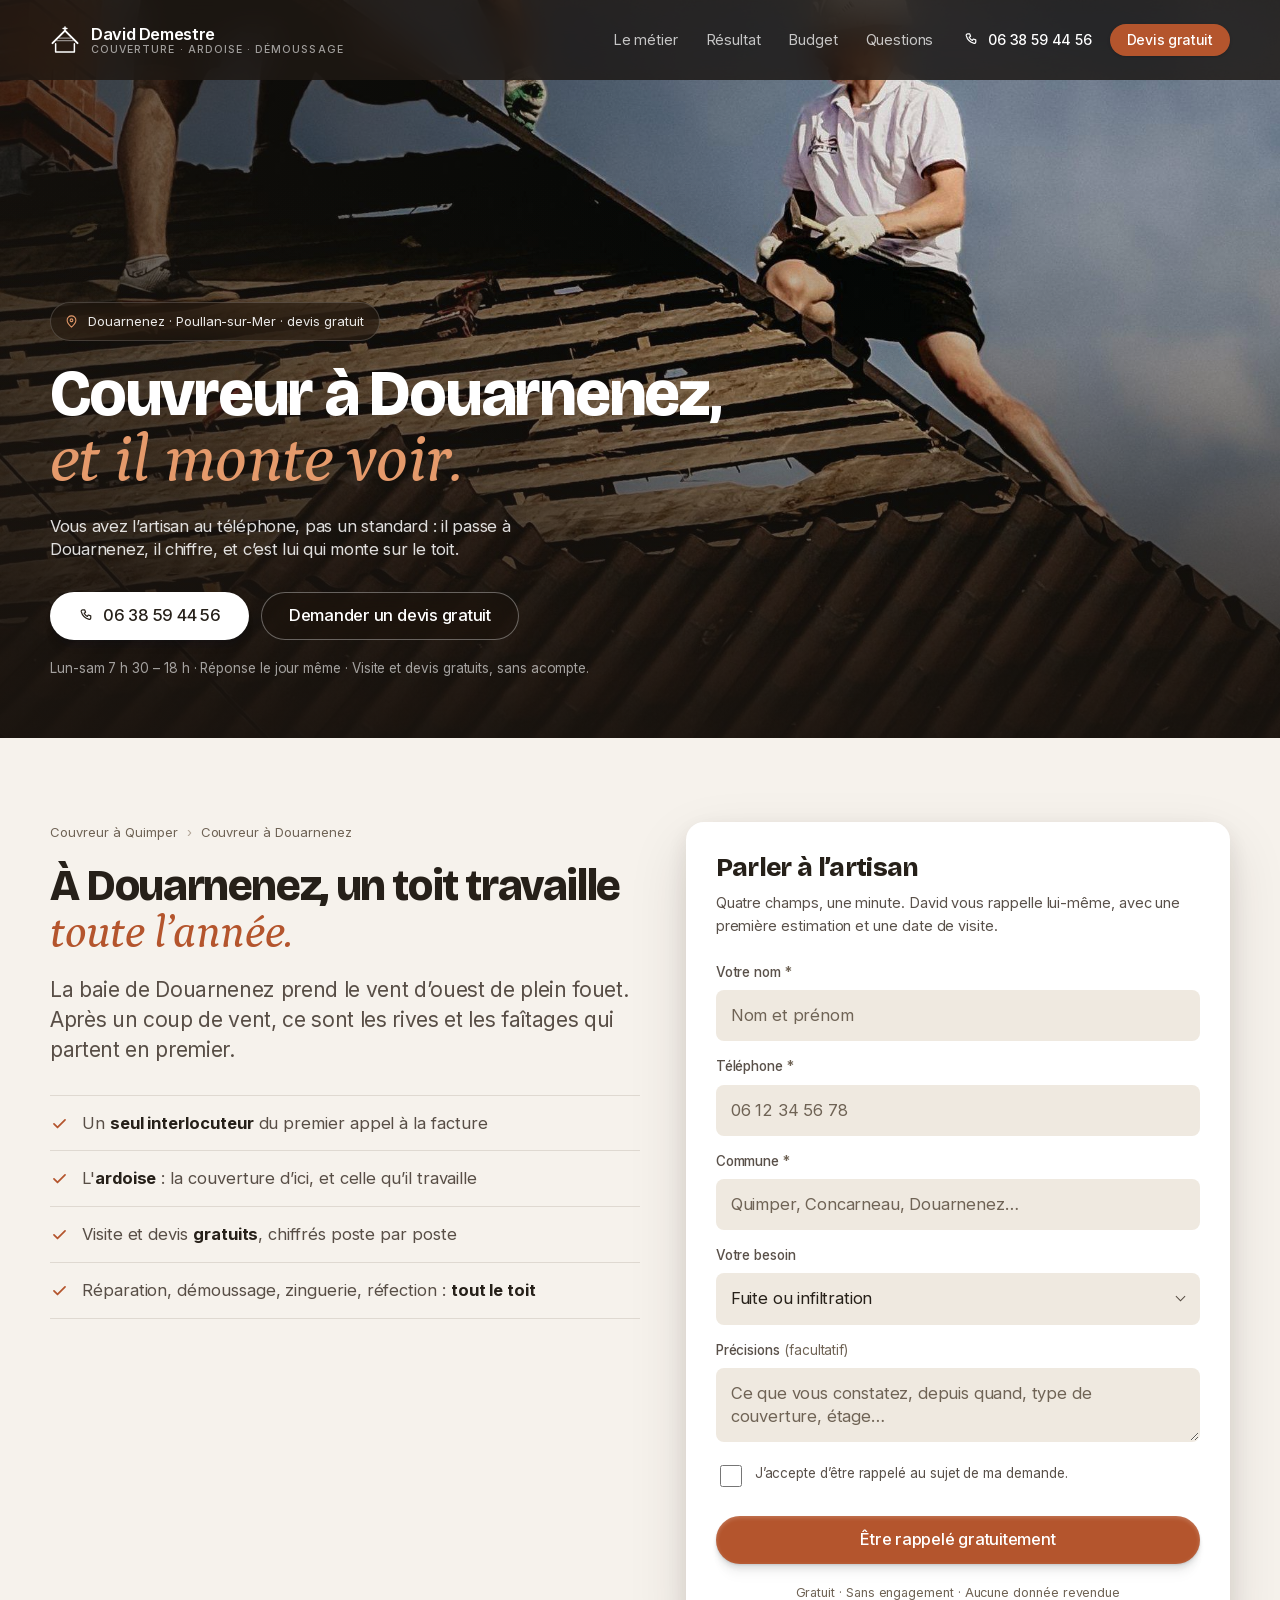
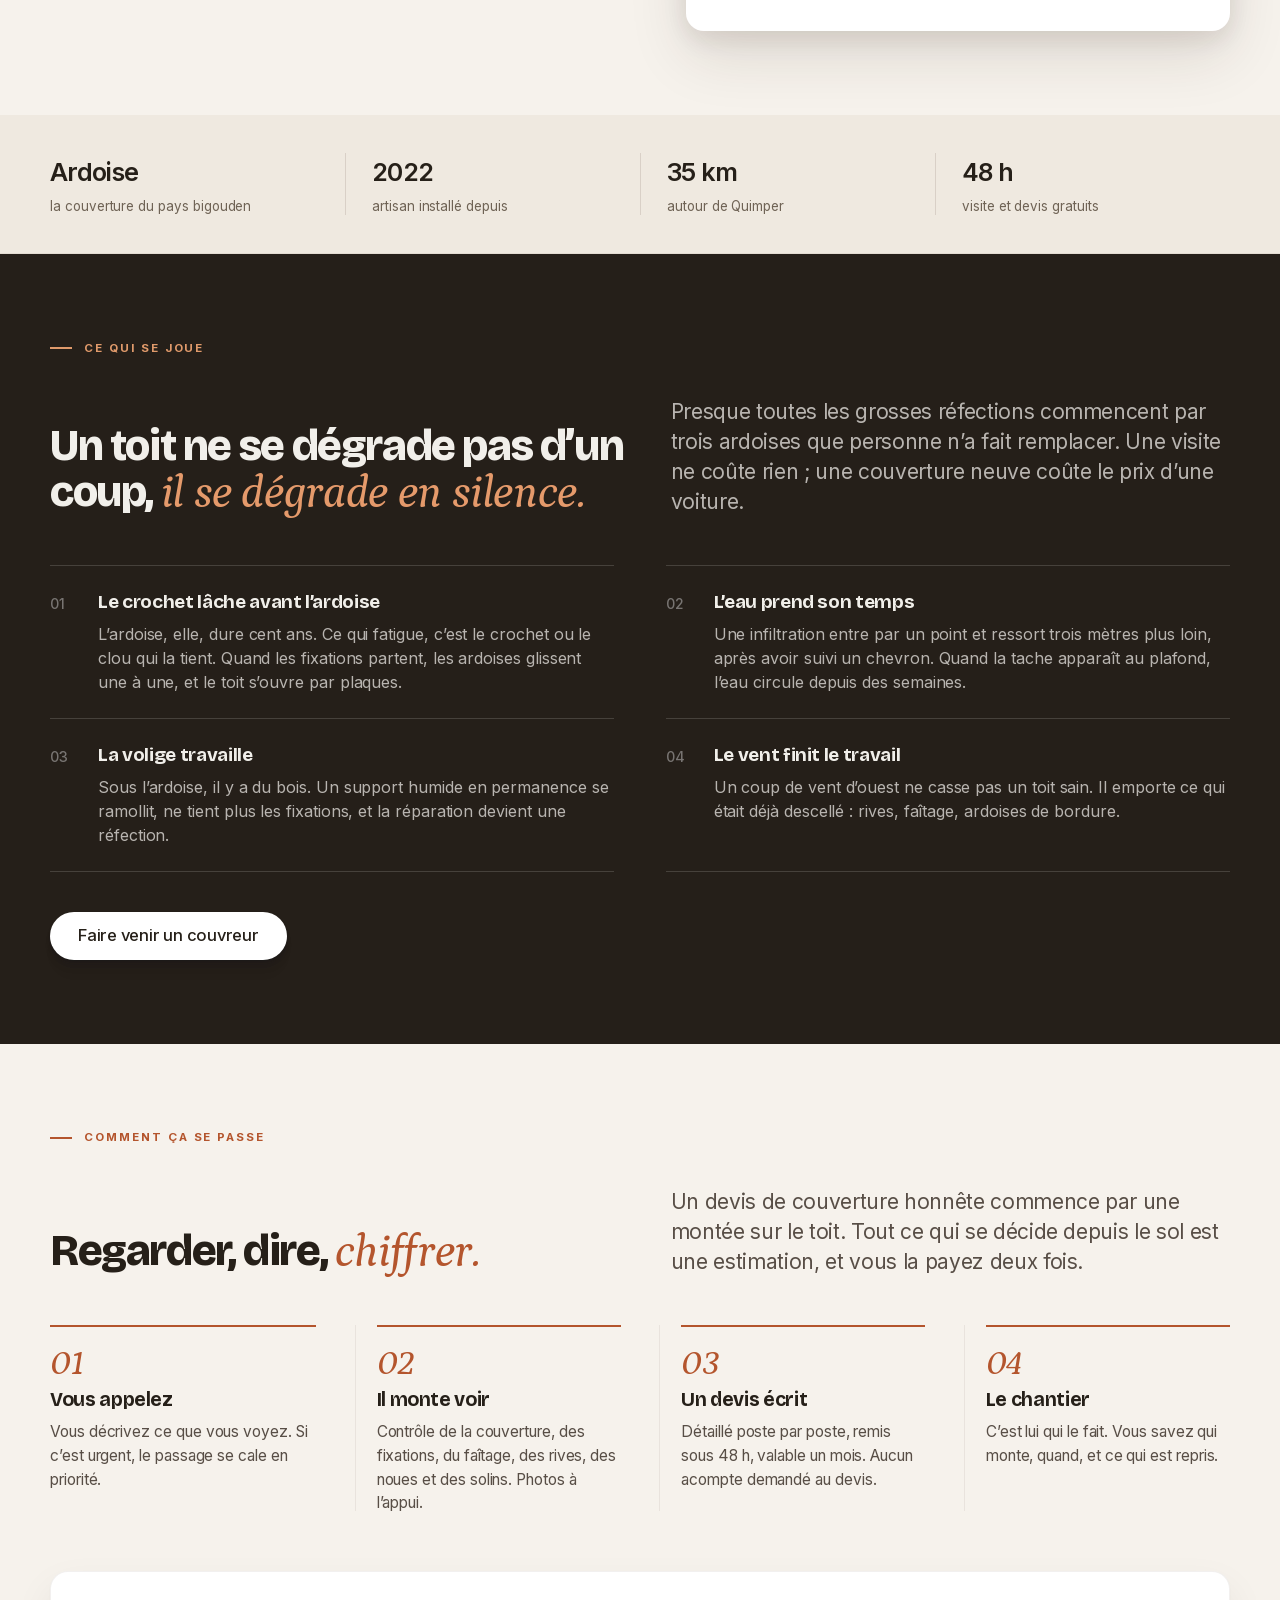
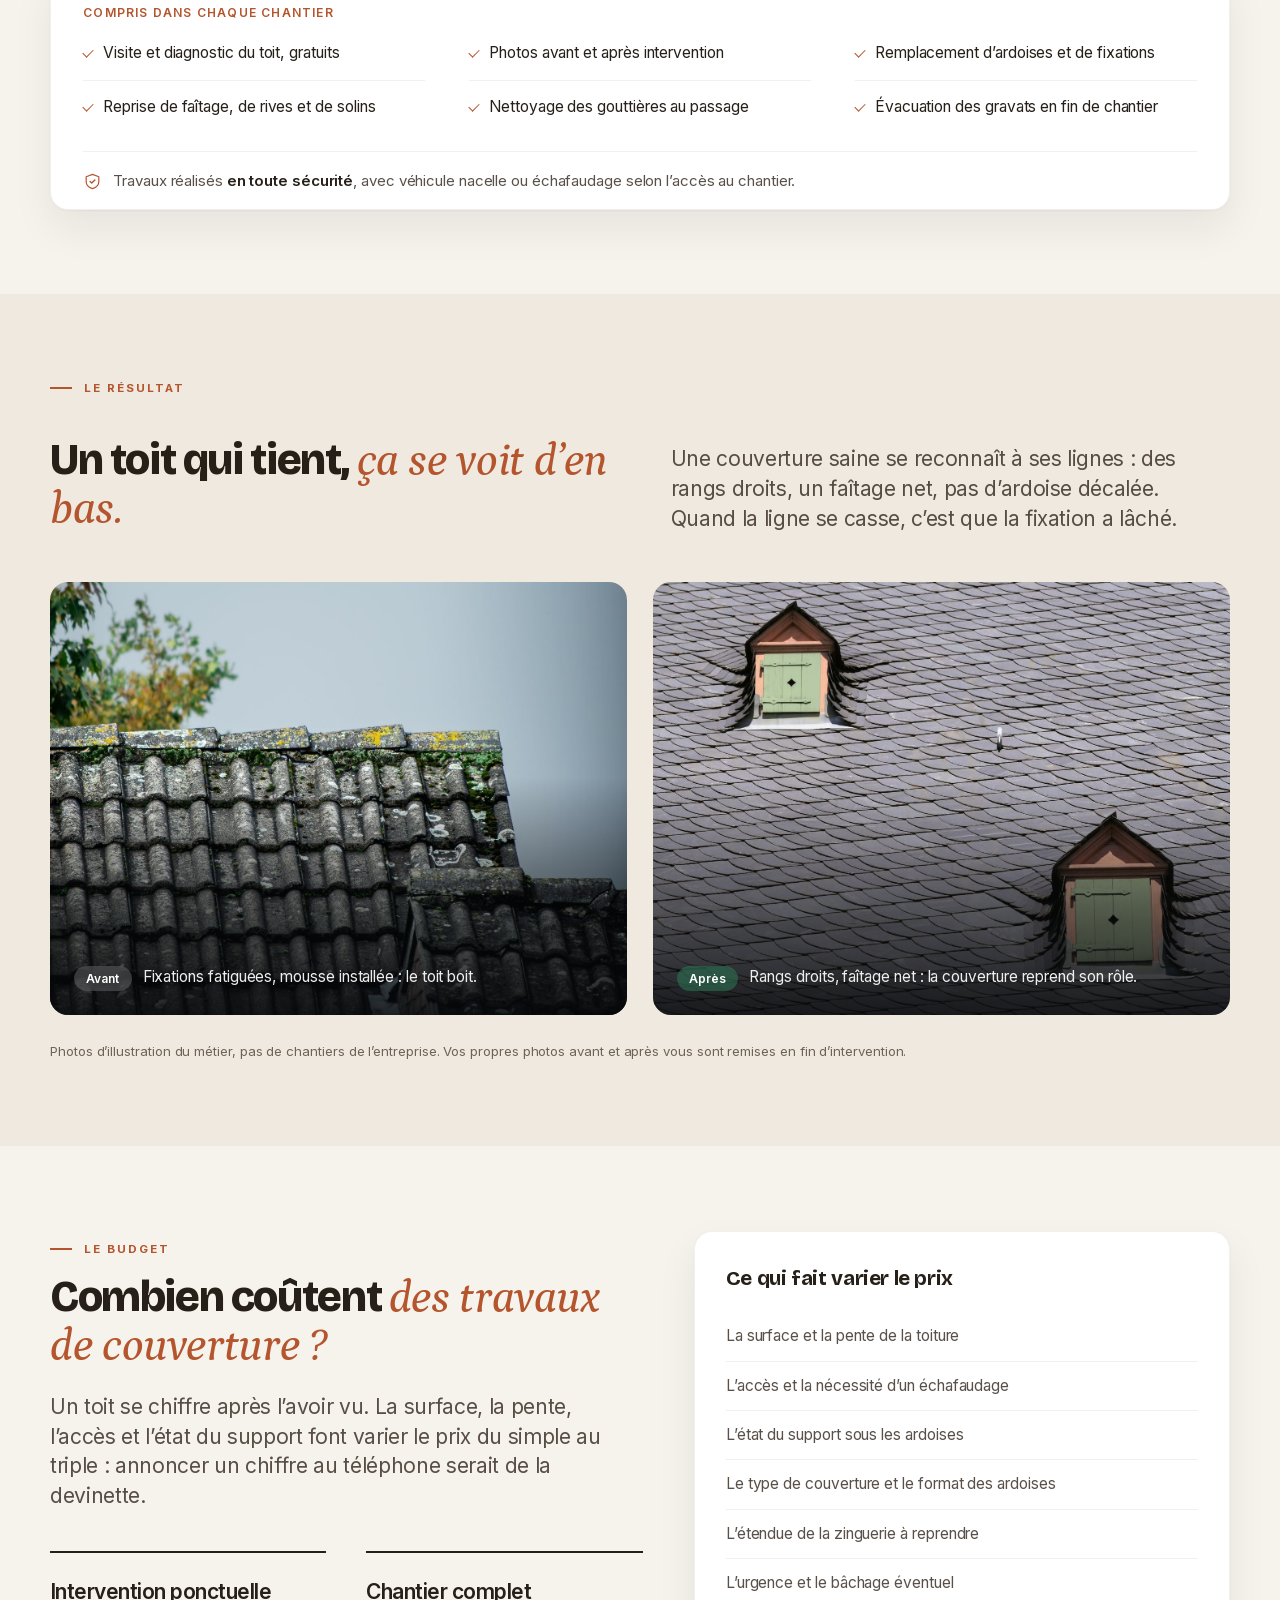
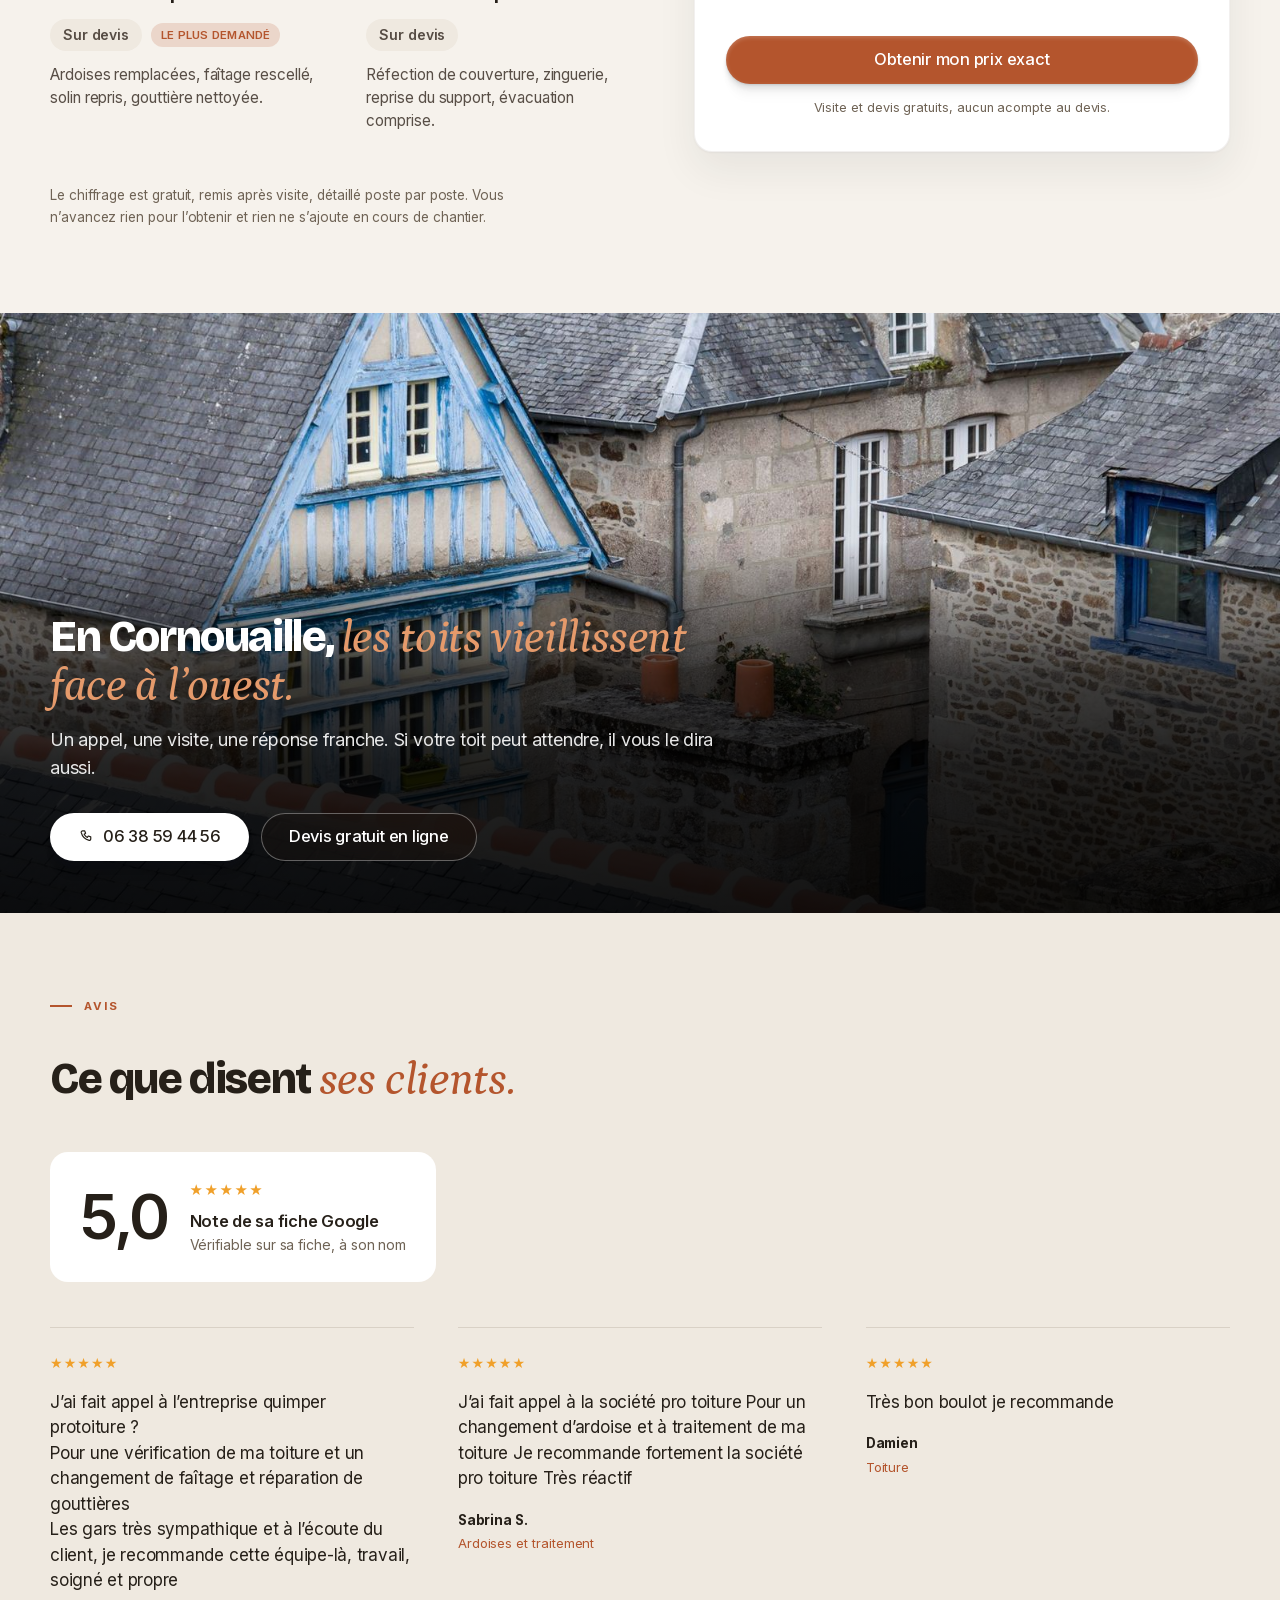
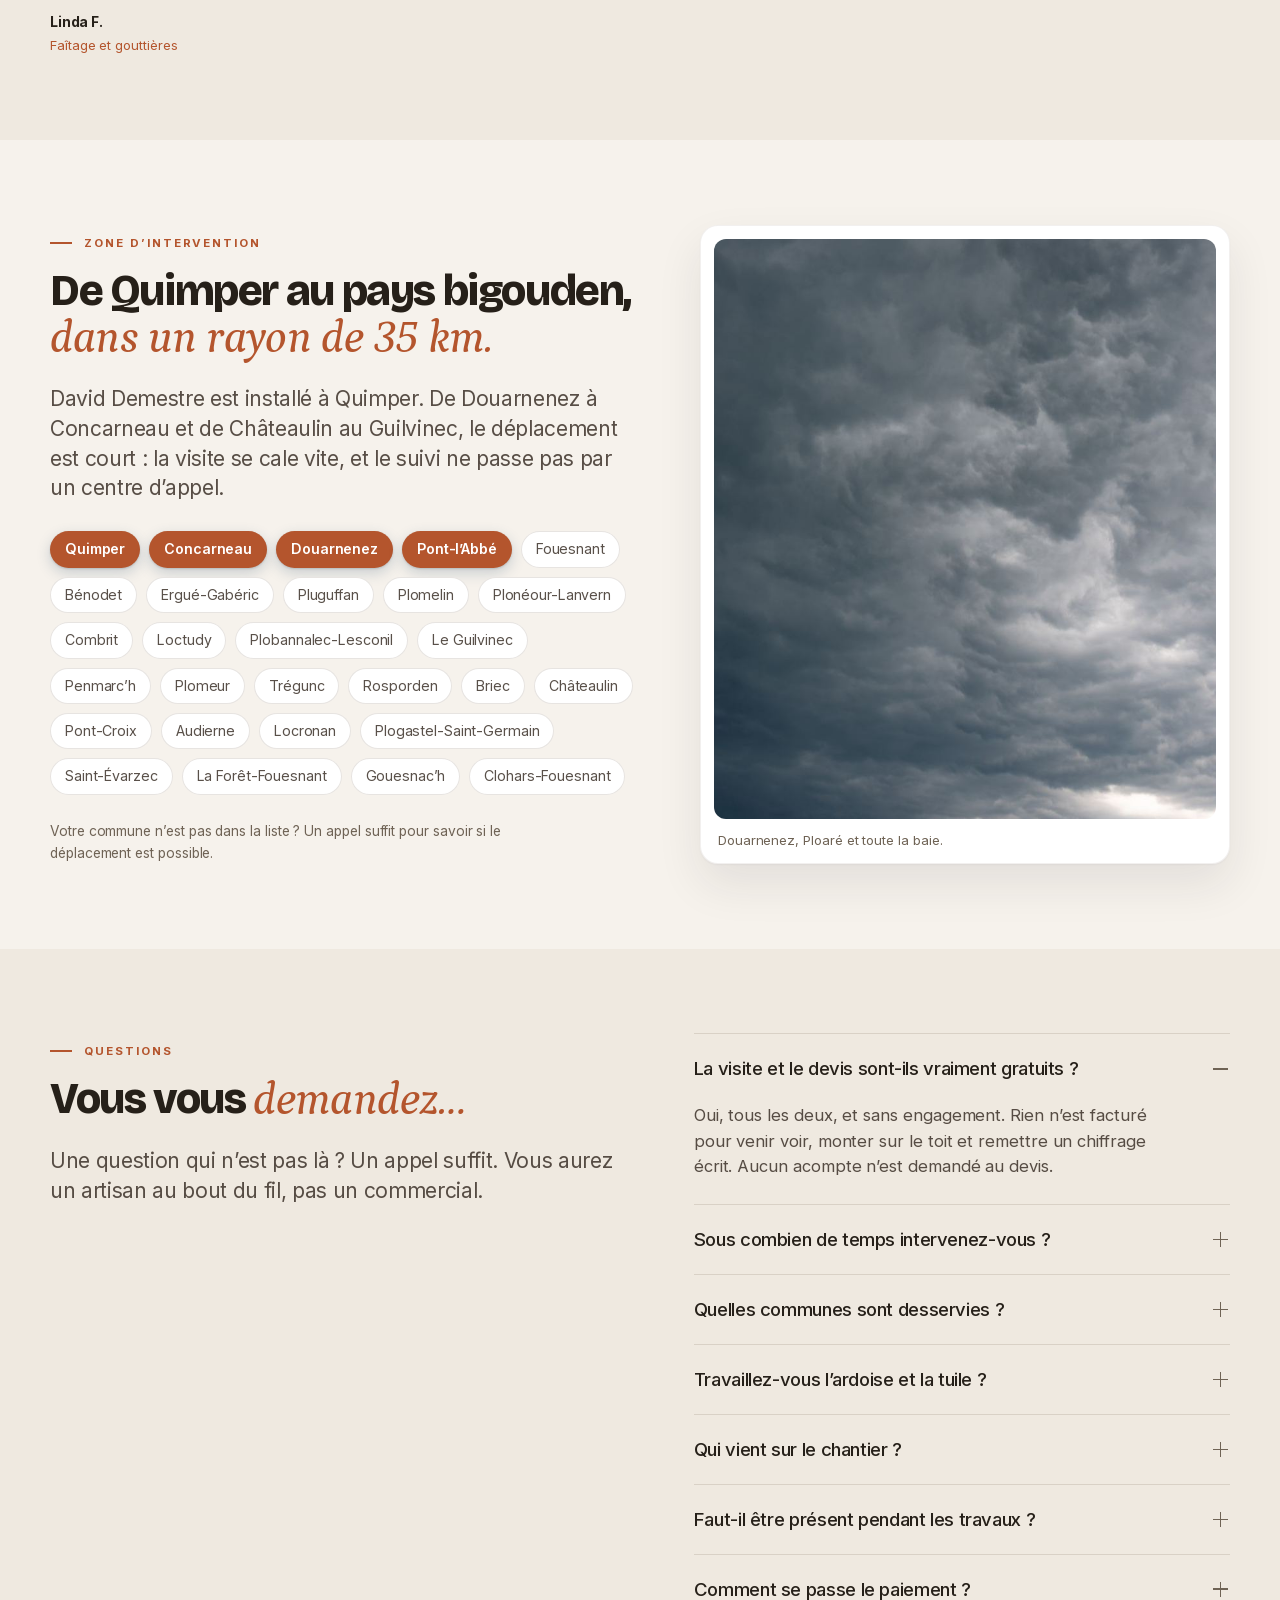
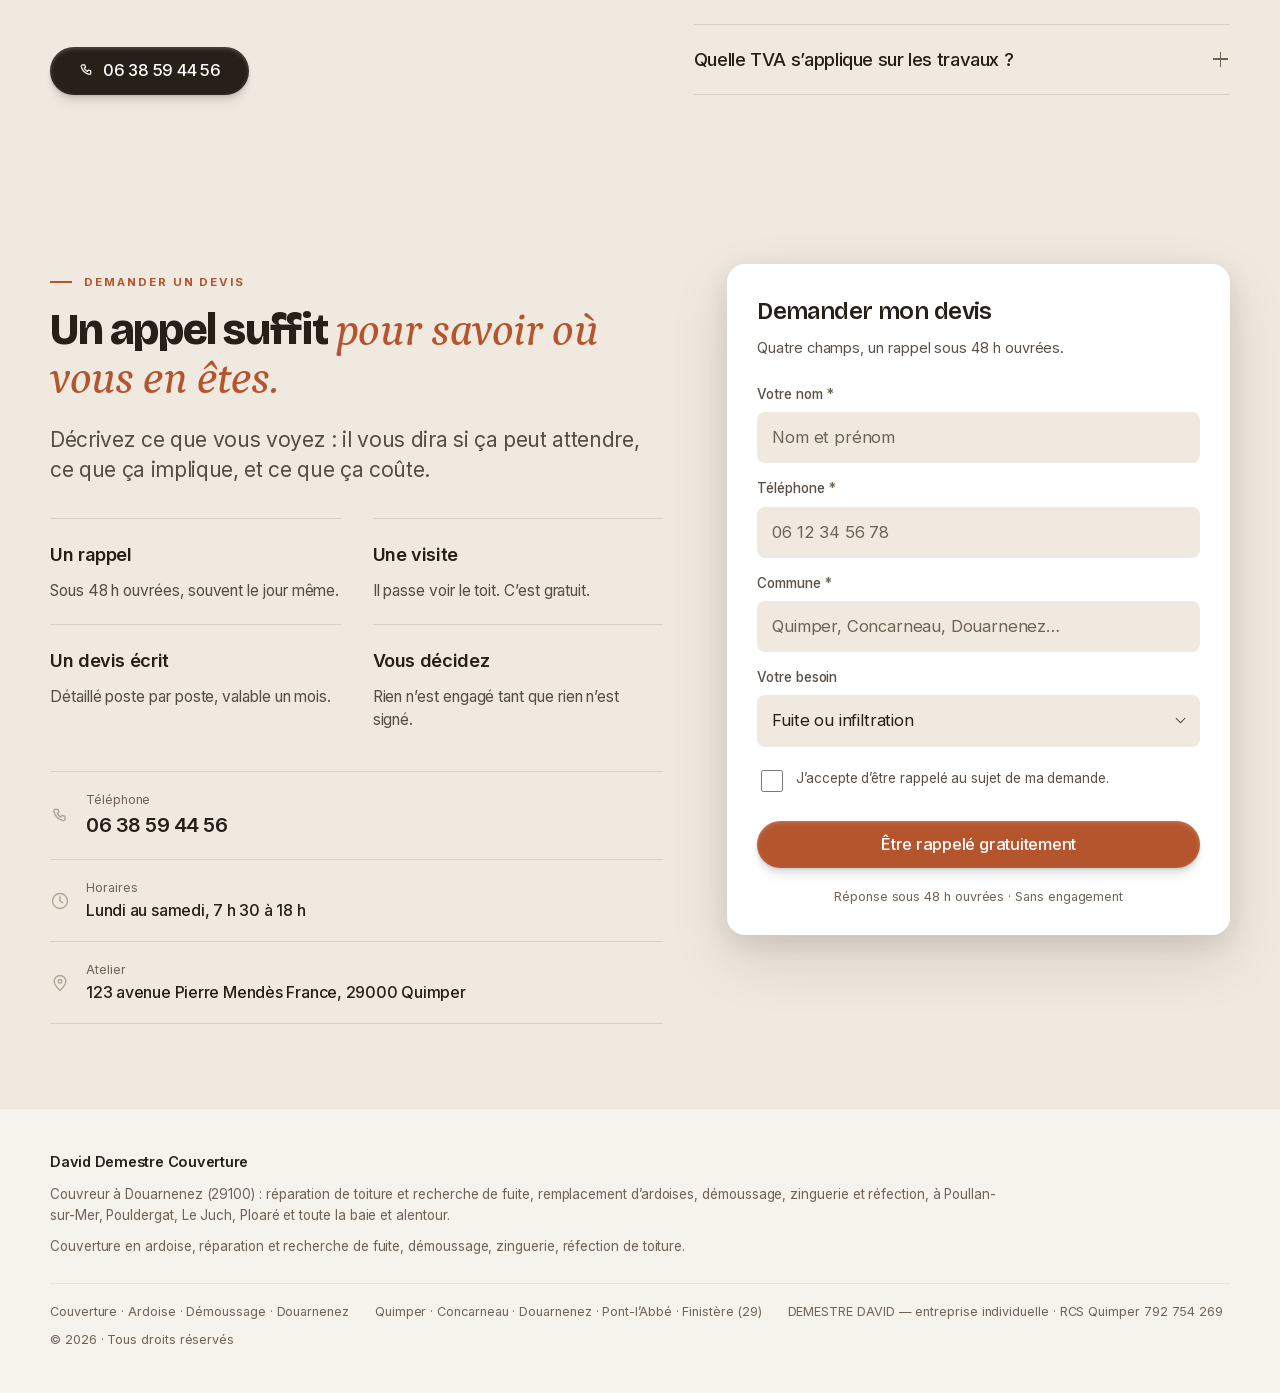
<file: couvreur-douarnenez/index.html>
<!DOCTYPE html>
<html lang="fr">
<head>
<meta charset="UTF-8" />
<meta name="viewport" content="width=device-width, initial-scale=1" />

<title>Couvreur à Douarnenez&nbsp;: devis gratuit | David Demestre</title>
<meta name="description" content="Couvreur à Douarnenez (29100)&nbsp;: ardoise, fuite de toiture, démoussage, zinguerie, réfection. Visite et devis gratuits, sans acompte." />

<meta name="robots" content="noindex, nofollow" />
<link rel="canonical" href="https://demestrecouverture.fr/couvreur-douarnenez/" />

<meta property="og:type" content="website" />
<meta property="og:locale" content="fr_FR" />
<meta property="og:title" content="Couvreur à Douarnenez&nbsp;: l’artisan qui décroche" />
<meta property="og:description" content="Ardoise cassée, fuite, mousse, faîtage descellé, toiture à refaire. Un seul artisan, devis gratuit." />
<meta property="og:url" content="https://demestrecouverture.fr/couvreur-douarnenez/" />
<meta property="og:image" content="https://demestrecouverture.fr/assets/img/hero-couvreur.jpg" />
<meta name="theme-color" content="#251f19" />
<meta name="geo.region" content="FR-29" />
<meta name="geo.placename" content="Douarnenez" />
<link rel="icon" href="/assets/favicon.svg" type="image/svg+xml" />

<link rel="stylesheet" href="/assets/styles.css?v=14" />

<script>
window.ADS_GTAG = 'AW-18467990702';
if (window.ADS_GTAG.indexOf('XXXX') === -1) {
  var s = document.createElement('script'); s.async = true;
  s.src = 'https://www.googletagmanager.com/gtag/js?id=' + window.ADS_GTAG;
  document.head.appendChild(s);
  window.dataLayer = window.dataLayer || [];
  function gtag(){dataLayer.push(arguments);}
  gtag('js', new Date());
  gtag('config', window.ADS_GTAG);
}
window.ADS_CONVERSION = 'AW-18467990702/5rtMCMj-zJAdEK7ZnOZE';        /* « Demande de devis (site) » */
window.ADS_CONVERSION_APPEL = 'AW-18467990702/5T3ECMv-zJAdEK7ZnOZE';  /* « Appel depuis le site » */
</script>

<script type="application/ld+json">
{
  "@context": "https://schema.org",
  "@type": "RoofingContractor",
  "@id": "https://demestrecouverture.fr/couvreur-douarnenez/#business",
  "name": "David Demestre Couverture",
  "alternateName": "DEMESTRE DAVID",
  "url": "https://demestrecouverture.fr/couvreur-douarnenez/",
  "telephone": "+33638594456",
  "image": "https://demestrecouverture.fr/assets/img/hero-couvreur.jpg",
  "priceRange": "€€",
  "currenciesAccepted": "EUR",
  "paymentAccepted": "Chèque, Virement, Espèces",
  "foundingDate": "2022",
  "slogan": "Un couvreur à Douarnenez qui décroche, et qui monte voir.",
  "description": "Couvreur à Douarnenez : réparation de toiture et recherche de fuite, remplacement d'ardoises, démoussage, zinguerie et réfection de couverture, à Douarnenez et alentour.",
  "address": {"@type":"PostalAddress","streetAddress":"123 avenue Pierre Mendès France","addressLocality":"Douarnenez","postalCode":"29100","addressRegion":"Bretagne","addressCountry":"FR"},
  "geo": {"@type":"GeoCoordinates","latitude":48.0920,"longitude":-4.3290},
  "openingHoursSpecification": [{"@type":"OpeningHoursSpecification","dayOfWeek":["Monday","Tuesday","Wednesday","Thursday","Friday","Saturday"],"opens":"07:30","closes":"18:00"}],
  "areaServed": [{"@type":"City","name":"Quimper"},{"@type":"City","name":"Concarneau"},{"@type":"City","name":"Douarnenez"},{"@type":"City","name":"Pont-l'Abbé"},{"@type":"City","name":"Fouesnant"},{"@type":"City","name":"Bénodet"},{"@type":"City","name":"Ergué-Gabéric"},{"@type":"City","name":"Pluguffan"},{"@type":"City","name":"Plomelin"},{"@type":"City","name":"Plonéour-Lanvern"},{"@type":"City","name":"Combrit"},{"@type":"City","name":"Loctudy"},{"@type":"City","name":"Plobannalec-Lesconil"},{"@type":"City","name":"Le Guilvinec"},{"@type":"City","name":"Penmarc'h"},{"@type":"City","name":"Plomeur"}],
  "hasOfferCatalog": {
    "@type":"OfferCatalog",
    "name":"Travaux de couverture",
    "itemListElement":[{"@type":"Offer","itemOffered":{"@type":"Service","name":"Réparation de toiture et recherche de fuite"}},{"@type":"Offer","itemOffered":{"@type":"Service","name":"Remplacement d'ardoises et reprise de crochets"}},{"@type":"Offer","itemOffered":{"@type":"Service","name":"Démoussage de toiture"}},{"@type":"Offer","itemOffered":{"@type":"Service","name":"Gouttières, noues et zinguerie"}},{"@type":"Offer","itemOffered":{"@type":"Service","name":"Réfection de couverture en ardoise"}},{"@type":"Offer","itemOffered":{"@type":"Service","name":"Bâchage d'urgence après coup de vent"}}]
  }
}
</script>
<script type="application/ld+json">
{
  "@context": "https://schema.org",
  "@type": "FAQPage",
  "mainEntity": [{"@type":"Question","name":"La visite et le devis sont-ils vraiment gratuits ?","acceptedAnswer":{"@type":"Answer","text":"Oui, tous les deux, et sans engagement. Rien n'est facturé pour venir voir, monter sur le toit et remettre un chiffrage écrit. Aucun acompte n'est demandé au devis."}},{"@type":"Question","name":"Sous combien de temps intervenez-vous ?","acceptedAnswer":{"@type":"Answer","text":"Le rappel se fait sous 48 h ouvrées, souvent le jour même. Pour la visite, cela dépend du planning en cours : une maison ouverte après un coup de vent passe avant un chantier programmé."}},{"@type":"Question","name":"Quelles communes sont desservies ?","acceptedAnswer":{"@type":"Answer","text":"Un rayon d'environ 35 km autour de Quimper : Concarneau, Douarnenez, Pont-l'Abbé, Fouesnant, Bénodet, Le Guilvinec, Rosporden, Briec, Châteaulin, Audierne et les communes entre les deux. Un appel suffit pour savoir."}},{"@type":"Question","name":"Travaillez-vous l'ardoise et la tuile ?","acceptedAnswer":{"@type":"Answer","text":"L'ardoise avant tout : c'est la couverture d'ici, et c'est là que se joue la qualité du travail. La tuile mécanique, le zinc et le bac acier font aussi partie du métier, comme la zinguerie : gouttières, noues, rives et solins."}},{"@type":"Question","name":"Qui vient sur le chantier ?","acceptedAnswer":{"@type":"Answer","text":"L'artisan lui-même. Ce n'est pas un centre d'appel qui prend la demande et sous-traite le chantier : celui qui chiffre est celui qui monte."}},{"@type":"Question","name":"Faut-il être présent pendant les travaux ?","acceptedAnswer":{"@type":"Answer","text":"Pas nécessairement. Il faut un accès à la propriété, et un point d'eau pour un démoussage. Les photos avant et après vous sont remises."}},{"@type":"Question","name":"Comment se passe le paiement ?","acceptedAnswer":{"@type":"Answer","text":"Rien à l'établissement du devis. Pour un chantier important, un acompte à la commande est d'usage pour engager les matériaux : il est écrit sur le devis, jamais réclamé avant."}},{"@type":"Question","name":"Quelle TVA s'applique sur les travaux ?","acceptedAnswer":{"@type":"Answer","text":"Sur un logement achevé depuis plus de deux ans, les travaux de rénovation relèvent en général de la TVA à 10 %. Le taux applicable à votre situation figure sur le devis."}}]
}
</script>
</head>
<body data-lp="couvreur_douarnenez">

<header class="topbar">
  <div class="wrap topbar-in">
    <a href="#top" class="brand" aria-label="David Demestre Couverture">
      <span class="brand-mark" aria-hidden="true"><svg viewBox="0 0 48 48" fill="none" stroke="currentColor" stroke-linecap="round" stroke-linejoin="round"><path d="M4 29 24 9l20 20" stroke-width="3.2"/><path d="M24 9V3M21 5.5h6" stroke-width="2.4"/><path d="M11 25h26M15 21h18" stroke-width="2" opacity=".5"/><path d="M9 30v13M39 30v13M9 43h30" stroke-width="2.4"/></svg></span>
      <span class="brand-txt"><b>David Demestre</b><span class="bd">Couverture · Ardoise · Démoussage</span></span>
    </a>
    <nav class="topnav" aria-label="Sections de la page">
      <a href="#prestation">Le métier</a>
      <a href="#resultat">Résultat</a>
      <a href="#prix">Budget</a>
      <a href="#faq">Questions</a>
    </nav>
    <div class="topbar-cta">
      <a href="tel:+33638594456" class="btn btn-ink btn-sm js-tel">
        <svg viewBox="0 0 24 24" fill="none" aria-hidden="true"><path d="M6.5 4h3l1.2 3.5-2 1.3a11 11 0 0 0 4.5 4.5l1.3-2 3.5 1.2v3a2 2 0 0 1-2.2 2A15.5 15.5 0 0 1 4.5 6.2 2 2 0 0 1 6.5 4Z" stroke="currentColor" stroke-width="1.7" stroke-linejoin="round"/></svg>
        06 38 59 44 56
      </a>
      <a href="#devis" class="btn btn-accent btn-sm">Devis gratuit</a>
    </div>
  </div>
</header>

<main id="top">

<header class="page-hero" id="top">
  <img class="hero-bg" src="/assets/img/hero-couvreur.jpg" alt="Deux couvreurs reprenant une toiture, liteaux mis à nu sous un ciel couvert"
       srcset="/assets/img/hero-couvreur-mob.jpg 900w, /assets/img/hero-couvreur.jpg 1920w"
       sizes="100vw"
       fetchpriority="high" width="1920" height="1050" />
  <div class="hero-scrim" aria-hidden="true"></div>
  <div class="wrap hero-in">
    <p class="hero-pin">
      <svg viewBox="0 0 24 24" fill="none" aria-hidden="true"><path d="M12 21s7-6.3 7-11a7 7 0 1 0-14 0c0 4.7 7 11 7 11Z" stroke="currentColor" stroke-width="1.7"/><circle cx="12" cy="10" r="2.2" stroke="currentColor" stroke-width="1.7"/></svg>
      Douarnenez · Poullan-sur-Mer · devis gratuit
    </p>
    <h1>Couvreur à Douarnenez, <em>et il monte voir.</em></h1>
    <p class="lead">Vous avez l’artisan au téléphone, pas un standard&nbsp;: il passe à Douarnenez, il chiffre, et c’est lui qui monte sur le toit.</p>
    <div class="hero-cta">
      <a href="tel:+33638594456" class="btn btn-cream btn-lg js-tel">
        <svg viewBox="0 0 24 24" fill="none" aria-hidden="true"><path d="M6.5 4h3l1.2 3.5-2 1.3a11 11 0 0 0 4.5 4.5l1.3-2 3.5 1.2v3a2 2 0 0 1-2.2 2A15.5 15.5 0 0 1 4.5 6.2 2 2 0 0 1 6.5 4Z" stroke="currentColor" stroke-width="1.7" stroke-linejoin="round"/></svg>
        06 38 59 44 56
      </a>
      <a href="#devis" class="btn btn-glass btn-lg">Demander un devis gratuit</a>
    </div>
    <p class="lp-micro">Lun-sam 7 h 30 – 18 h · Réponse le jour même · Visite et devis gratuits, sans acompte.</p>
  </div>
</header>

<section class="section devis-sec" id="devis">
  <div class="wrap lp-grid">
    <div class="lp-copy">
      <p class="crumb">Couvreur à Quimper <span>&rsaquo;</span> Couvreur à Douarnenez</p>
      <h2 class="h2">À Douarnenez, un toit travaille <em>toute l’année.</em></h2>
      <p class="lead">La baie de Douarnenez prend le vent d’ouest de plein fouet. Après un coup de vent, ce sont les rives et les faîtages qui partent en premier.</p>
      <ul class="lp-points">
        <li><svg viewBox="0 0 24 24" fill="none" aria-hidden="true"><path d="m5 12.5 4.5 4.5L19 7.5" stroke="currentColor" stroke-width="2.2" stroke-linecap="round" stroke-linejoin="round"/></svg><span>Un <b>seul interlocuteur</b> du premier appel à la facture</span></li>
        <li><svg viewBox="0 0 24 24" fill="none" aria-hidden="true"><path d="m5 12.5 4.5 4.5L19 7.5" stroke="currentColor" stroke-width="2.2" stroke-linecap="round" stroke-linejoin="round"/></svg><span>L'<b>ardoise</b>&nbsp;: la couverture d’ici, et celle qu’il travaille</span></li>
        <li><svg viewBox="0 0 24 24" fill="none" aria-hidden="true"><path d="m5 12.5 4.5 4.5L19 7.5" stroke="currentColor" stroke-width="2.2" stroke-linecap="round" stroke-linejoin="round"/></svg><span>Visite et devis <b>gratuits</b>, chiffrés poste par poste</span></li>
        <li><svg viewBox="0 0 24 24" fill="none" aria-hidden="true"><path d="m5 12.5 4.5 4.5L19 7.5" stroke="currentColor" stroke-width="2.2" stroke-linecap="round" stroke-linejoin="round"/></svg><span>Réparation, démoussage, zinguerie, réfection&nbsp;: <b>tout le toit</b></span></li>
      </ul>
    </div>

    <aside class="lp-form">
      <div class="form-card">
        <div class="form-head">
          <h2>Parler à l’artisan</h2>
          <p>Quatre champs, une minute. David vous rappelle lui-même, avec une première estimation et une date de visite.</p>
        </div>
        <form class="js-devis" id="devis-form" novalidate>
          <input type="hidden" name="access_key" value="b92b25cc-d847-429a-a5ef-0ee66a0f4789" />
          <input type="checkbox" name="botcheck" tabindex="-1" autocomplete="off" style="display:none" aria-hidden="true" />
          
          <input type="hidden" name="gclid" /><input type="hidden" name="source" /><input type="hidden" name="campagne" /><input type="hidden" name="mot_cle" /><input type="hidden" name="page" />

          <div class="field"><label for="nom">Votre nom <span class="req">*</span></label><input id="nom" name="nom" type="text" required autocomplete="name" placeholder="Nom et prénom" /></div>
          <div class="field"><label for="tel">Téléphone <span class="req">*</span></label><input id="tel" name="tel" type="tel" required autocomplete="tel" inputmode="tel" placeholder="06 12 34 56 78" /></div>
          <div class="field"><label for="ville">Commune <span class="req">*</span></label><input id="ville" name="ville" type="text" required autocomplete="address-level2" placeholder="Quimper, Concarneau, Douarnenez…" /></div>
          <div class="field">
            <label for="besoin">Votre besoin</label>
            <div class="select-wrap">
              <select id="besoin" name="besoin">
                <option>Fuite ou infiltration</option>
                <option>Ardoises cassées ou glissées</option>
                <option>Mousse et lichens sur le toit</option>
                <option>Gouttière, noue ou zinguerie</option>
                <option>Toiture à refaire</option>
                <option>Je ne sais pas, je veux un avis</option>
              </select>
            </div>
          </div>
          <div class="field field-opt">
            <label for="message">Précisions <span class="opt">(facultatif)</span></label>
            <textarea id="message" name="message" rows="2" placeholder="Ce que vous constatez, depuis quand, type de couverture, étage…"></textarea>
          </div>

          <label class="consent"><input type="checkbox" required /> <span>J’accepte d’être rappelé au sujet de ma demande.</span></label>

          <button type="submit" class="btn btn-accent btn-lg btn-block">Être rappelé gratuitement</button>
          <p class="form-note">Gratuit · Sans engagement · Aucune donnée revendue</p>

          <div class="form-success" role="status">
            <b>Demande bien reçue.</b><br>David vous rappelle sous 48 h ouvrées.<br>
            <a href="tel:+33638594456" class="js-tel">Plus pressé&nbsp;? 06 38 59 44 56</a>
          </div>
          <div class="form-error" role="alert">L’envoi a échoué. Appelez directement le <a href="tel:+33638594456" class="js-tel">06 38 59 44 56</a>.</div>
        </form>
      </div>
    </aside>
  </div>
</section>

<div class="trust">
  <div class="wrap proofband">
    <div><b>Ardoise</b><span>la couverture du pays bigouden</span></div>
    <div><b>2022</b><span>artisan installé depuis</span></div>
    <div><b>35 km</b><span>autour de Quimper</span></div>
    <div><b>48 h</b><span>visite et devis gratuits</span></div>
  </div>
</div>

<section class="section section-dark" id="pourquoi">
  <div class="wrap">
    <div class="sec-head">
      <span class="kick">Ce qui se joue</span>
      <h2 class="h2">Un toit ne se dégrade pas d’un coup, <em>il se dégrade en silence.</em></h2>
      <p class="lead">Presque toutes les grosses réfections commencent par trois ardoises que personne n’a fait remplacer. Une visite ne coûte rien&nbsp;; une couverture neuve coûte le prix d’une voiture.</p>
    </div>
    <div class="risk-list">
      <div class="risk"><span class="n">01</span><div><h3>Le crochet lâche avant l’ardoise</h3><p>L’ardoise, elle, dure cent ans. Ce qui fatigue, c’est le crochet ou le clou qui la tient. Quand les fixations partent, les ardoises glissent une à une, et le toit s’ouvre par plaques.</p></div></div>
        <div class="risk"><span class="n">02</span><div><h3>L’eau prend son temps</h3><p>Une infiltration entre par un point et ressort trois mètres plus loin, après avoir suivi un chevron. Quand la tache apparaît au plafond, l’eau circule depuis des semaines.</p></div></div>
        <div class="risk"><span class="n">03</span><div><h3>La volige travaille</h3><p>Sous l’ardoise, il y a du bois. Un support humide en permanence se ramollit, ne tient plus les fixations, et la réparation devient une réfection.</p></div></div>
        <div class="risk"><span class="n">04</span><div><h3>Le vent finit le travail</h3><p>Un coup de vent d’ouest ne casse pas un toit sain. Il emporte ce qui était déjà descellé&nbsp;: rives, faîtage, ardoises de bordure.</p></div></div>
    </div>
    <a href="#devis" class="btn btn-cream btn-lg risk-cta">Faire venir un couvreur</a>
  </div>
</section>

<section class="section" id="prestation">
  <div class="wrap">
    <div class="sec-head">
      <span class="kick">Comment ça se passe</span>
      <h2 class="h2">Regarder, dire, <em>chiffrer.</em></h2>
      <p class="lead">Un devis de couverture honnête commence par une montée sur le toit. Tout ce qui se décide depuis le sol est une estimation, et vous la payez deux fois.</p>
    </div>
    <div class="steps">
      <div class="step"><div class="n">01</div><h3>Vous appelez</h3><p>Vous décrivez ce que vous voyez. Si c’est urgent, le passage se cale en priorité.</p></div>
      <div class="step"><div class="n">02</div><h3>Il monte voir</h3><p>Contrôle de la couverture, des fixations, du faîtage, des rives, des noues et des solins. Photos à l’appui.</p></div>
      <div class="step"><div class="n">03</div><h3>Un devis écrit</h3><p>Détaillé poste par poste, remis sous 48 h, valable un mois. Aucun acompte demandé au devis.</p></div>
      <div class="step"><div class="n">04</div><h3>Le chantier</h3><p>C’est lui qui le fait. Vous savez qui monte, quand, et ce qui est repris.</p></div>
    </div>
    <div class="incl">
      <p class="incl-title">Compris dans chaque chantier</p>
      <ul class="incl-list">
        <li>Visite et diagnostic du toit, gratuits</li>
        <li>Photos avant et après intervention</li>
        <li>Remplacement d’ardoises et de fixations</li>
        <li>Reprise de faîtage, de rives et de solins</li>
        <li>Nettoyage des gouttières au passage</li>
        <li>Évacuation des gravats en fin de chantier</li>
      </ul>
      <p class="incl-note">
        <svg viewBox="0 0 24 24" fill="none" aria-hidden="true"><path d="M12 3 4 6v6c0 4.5 3.2 7.6 8 9 4.8-1.4 8-4.5 8-9V6l-8-3Z" stroke="currentColor" stroke-width="1.5" stroke-linejoin="round"/><path d="m9 12 2 2 4-4" stroke="currentColor" stroke-width="1.8" stroke-linecap="round" stroke-linejoin="round"/></svg>
        <span>Travaux réalisés <b>en toute sécurité</b>, avec véhicule nacelle ou échafaudage selon l’accès au chantier.</span>
      </p>
    </div>
  </div>
</section>

<section class="section section-warm" id="resultat">
  <div class="wrap">
    <div class="sec-head">
      <span class="kick">Le résultat</span>
      <h2 class="h2">Un toit qui tient, <em>ça se voit d’en bas.</em></h2>
      <p class="lead">Une couverture saine se reconnaît à ses lignes&nbsp;: des rangs droits, un faîtage net, pas d’ardoise décalée. Quand la ligne se casse, c’est que la fixation a lâché.</p>
    </div>
    <div class="duo">
      <figure class="shot">
        <img src="/assets/img/ardoise-mousse.jpg" alt="Toiture grise envahie de mousse et de lichens" loading="lazy" width="1400" height="1050" />
        <figcaption><span class="shot-tag">Avant</span>Fixations fatiguées, mousse installée&nbsp;: le toit boit.</figcaption>
      </figure>
      <figure class="shot">
        <img src="/assets/img/toit-ardoise-propre.jpg" alt="Toiture en ardoise nette aux rangs réguliers après intervention" loading="lazy" width="1400" height="1050" />
        <figcaption><span class="shot-tag shot-ok">Après</span>Rangs droits, faîtage net&nbsp;: la couverture reprend son rôle.</figcaption>
      </figure>
    </div>
    <p class="ba-note">Photos d’illustration du métier, pas de chantiers de l’entreprise. Vos propres photos avant et après vous sont remises en fin d’intervention.</p>
  </div>
</section>

<section class="section" id="prix">
  <div class="wrap split split-tight">
    <div>
      <span class="kick">Le budget</span>
      <h2 class="h2">Combien coûtent <em>des travaux de couverture&nbsp;?</em></h2>
      <p class="lead">Un toit se chiffre après l’avoir vu. La surface, la pente, l’accès et l’état du support font varier le prix du simple au triple&nbsp;: annoncer un chiffre au téléphone serait de la devinette.</p>
      
      <div class="price-cards">
        <div class="price-card featured"><span class="pc-lab">Intervention ponctuelle</span><span class="pc-line"><span class="pc-val">Sur devis</span><span class="pc-pill">le plus demandé</span></span><p>Ardoises remplacées, faîtage rescellé, solin repris, gouttière nettoyée.</p></div>
        <div class="price-card"><span class="pc-lab">Chantier complet</span><span class="pc-line"><span class="pc-val">Sur devis</span></span><p>Réfection de couverture, zinguerie, reprise du support, évacuation comprise.</p></div>
      </div>
      <p class="price-note">Le chiffrage est gratuit, remis après visite, détaillé poste par poste. Vous n’avancez rien pour l’obtenir et rien ne s’ajoute en cours de chantier.</p>
    </div>
    <div class="price-side">
      <h3>Ce qui fait varier le prix</h3>
      <ul class="tick">
        <li>La surface et la pente de la toiture</li>
        <li>L’accès et la nécessité d’un échafaudage</li>
        <li>L’état du support sous les ardoises</li>
        <li>Le type de couverture et le format des ardoises</li>
        <li>L’étendue de la zinguerie à reprendre</li>
        <li>L’urgence et le bâchage éventuel</li>
      </ul>
      <a href="#devis" class="btn btn-accent btn-block btn-lg">Obtenir mon prix exact</a>
      <p class="price-side-note">Visite et devis gratuits, aucun acompte au devis.</p>
    </div>
  </div>
</section>

<section class="cta-band">
  <img src="/assets/img/bourg-cornouaille.jpg" alt="Maisons de pierre aux toits d’ardoise dans un bourg de Cornouaille" loading="lazy" width="1600" height="900" />
  <div class="cta-band-in">
    <div class="wrap">
      <h2>En Cornouaille, <em>les toits vieillissent face à l’ouest.</em></h2>
      <p>Un appel, une visite, une réponse franche. Si votre toit peut attendre, il vous le dira aussi.</p>
      <div class="cta-band-btns">
        <a href="tel:+33638594456" class="btn btn-cream btn-lg js-tel">
          <svg viewBox="0 0 24 24" fill="none" aria-hidden="true"><path d="M6.5 4h3l1.2 3.5-2 1.3a11 11 0 0 0 4.5 4.5l1.3-2 3.5 1.2v3a2 2 0 0 1-2.2 2A15.5 15.5 0 0 1 4.5 6.2 2 2 0 0 1 6.5 4Z" stroke="currentColor" stroke-width="1.7" stroke-linejoin="round"/></svg>
          06 38 59 44 56
        </a>
        <a href="#devis" class="btn btn-glass btn-lg">Devis gratuit en ligne</a>
      </div>
    </div>
  </div>
</section>

<section class="section section-warm" id="avis">
  <div class="wrap">
    <div class="sec-head">
      <span class="kick">Avis</span>
      <h2 class="h2">Ce que disent <em>ses clients.</em></h2>
    </div>
    <div class="note-google">
      <span class="note-val">5,0</span>
      <span class="note-txt"><span class="stars" aria-hidden="true">★★★★★</span>
        <b>Note de sa fiche Google</b><span>Vérifiable sur sa fiche, à son nom</span></span>
    </div>
    <div class="reviews">
      <figure class="review"><div class="stars" aria-label="5 étoiles sur 5">★★★★★</div><blockquote>J’ai fait appel à l’entreprise quimper protoiture&nbsp;?<br />Pour une vérification de ma toiture et un changement de faîtage et réparation de gouttières<br />Les gars très sympathique et à l’écoute du client, je recommande cette équipe-là, travail, soigné et propre</blockquote><figcaption><b>Linda F.</b><span>Faîtage et gouttières</span></figcaption></figure>
      <figure class="review"><div class="stars" aria-label="5 étoiles sur 5">★★★★★</div><blockquote>J’ai fait appel à la société pro toiture Pour un changement d’ardoise et à traitement de ma toiture Je recommande fortement la société pro toiture  Très réactif</blockquote><figcaption><b>Sabrina S.</b><span>Ardoises et traitement</span></figcaption></figure>
      <figure class="review"><div class="stars" aria-label="5 étoiles sur 5">★★★★★</div><blockquote>Très bon boulot je recommande</blockquote><figcaption><b>Damien</b><span>Toiture</span></figcaption></figure>
    </div>
  </div>
</section>

<section class="section section-warm" id="territoire" hidden>
  <div class="wrap split">
    <div>
      <span class="kick">Le territoire</span>
      <h2 class="h2"></h2>
      <p class="lead"></p>
      <div class="secteurs">
        
      </div>
    </div>
    <div class="cadrage">
      <h3></h3>
      <p></p>
      <p class="cadrage-non"><b>Ce qu’il ne fait pas&nbsp;:</b> </p>
    </div>
  </div>
</section>

<section class="section" id="zones">
  <div class="wrap split">
    <div>
      <span class="kick">Zone d’intervention</span>
      <h2 class="h2">De Quimper au pays bigouden, <em>dans un rayon de 35&nbsp;km.</em></h2>
      <p class="lead">David Demestre est installé à Quimper. De Douarnenez à Concarneau et de Châteaulin au Guilvinec, le déplacement est court&nbsp;: la visite se cale vite, et le suivi ne passe pas par un centre d’appel.</p>
      <div class="zones">
        <span class="zone zone-main">Quimper</span>
        <span class="zone zone-main">Concarneau</span>
        <span class="zone zone-main">Douarnenez</span>
        <span class="zone zone-main">Pont-l’Abbé</span>
        <span class="zone">Fouesnant</span>
        <span class="zone">Bénodet</span>
        <span class="zone">Ergué-Gabéric</span>
        <span class="zone">Pluguffan</span>
        <span class="zone">Plomelin</span>
        <span class="zone">Plonéour-Lanvern</span>
        <span class="zone">Combrit</span>
        <span class="zone">Loctudy</span>
        <span class="zone">Plobannalec-Lesconil</span>
        <span class="zone">Le Guilvinec</span>
        <span class="zone">Penmarc’h</span>
        <span class="zone">Plomeur</span>
        <span class="zone">Trégunc</span>
        <span class="zone">Rosporden</span>
        <span class="zone">Briec</span>
        <span class="zone">Châteaulin</span>
        <span class="zone">Pont-Croix</span>
        <span class="zone">Audierne</span>
        <span class="zone">Locronan</span>
        <span class="zone">Plogastel-Saint-Germain</span>
        <span class="zone">Saint-Évarzec</span>
        <span class="zone">La Forêt-Fouesnant</span>
        <span class="zone">Gouesnac’h</span>
        <span class="zone">Clohars-Fouesnant</span>
      </div>
      <p class="zones-note">Votre commune n’est pas dans la liste&nbsp;? Un appel suffit pour savoir si le déplacement est possible.</p>
    </div>
    <figure class="frame">
      <img src="/assets/img/tempete-atlantique.jpg" alt="Ciel de tempête au-dessus de toits d’ardoise" loading="lazy" width="1400" height="1050" />
      <figcaption>Douarnenez, Ploaré et toute la baie.</figcaption>
    </figure>
  </div>
</section>

<section class="section section-warm" id="faq">
  <div class="wrap split split-tight">
    <div class="faq-intro">
      <div class="faq-intro-in">
      <span class="kick">Questions</span>
      <h2 class="h2">Vous vous <em>demandez…</em></h2>
      <p class="lead">Une question qui n’est pas là&nbsp;? Un appel suffit. Vous aurez un artisan au bout du fil, pas un commercial.</p>
      </div>
      <a href="tel:+33638594456" class="btn btn-ink btn-lg js-tel faq-tel">
        <svg viewBox="0 0 24 24" fill="none" aria-hidden="true"><path d="M6.5 4h3l1.2 3.5-2 1.3a11 11 0 0 0 4.5 4.5l1.3-2 3.5 1.2v3a2 2 0 0 1-2.2 2A15.5 15.5 0 0 1 4.5 6.2 2 2 0 0 1 6.5 4Z" stroke="currentColor" stroke-width="1.7" stroke-linejoin="round"/></svg>
        06 38 59 44 56
      </a>
    </div>
    <div class="faq">
      <details open><summary>La visite et le devis sont-ils vraiment gratuits&nbsp;?<span class="pm"></span></summary><div class="ans">Oui, tous les deux, et sans engagement. Rien n’est facturé pour venir voir, monter sur le toit et remettre un chiffrage écrit. Aucun acompte n’est demandé au devis.</div></details>
      <details><summary>Sous combien de temps intervenez-vous&nbsp;?<span class="pm"></span></summary><div class="ans">Le rappel se fait sous 48 h ouvrées, souvent le jour même. Pour la visite, cela dépend du planning en cours&nbsp;: une maison ouverte après un coup de vent passe avant un chantier programmé.</div></details>
      <details><summary>Quelles communes sont desservies&nbsp;?<span class="pm"></span></summary><div class="ans">Un rayon d’environ 35 km autour de Quimper&nbsp;: Concarneau, Douarnenez, Pont-l’Abbé, Fouesnant, Bénodet, Le Guilvinec, Rosporden, Briec, Châteaulin, Audierne et les communes entre les deux. Un appel suffit pour savoir.</div></details>
      <details><summary>Travaillez-vous l’ardoise et la tuile&nbsp;?<span class="pm"></span></summary><div class="ans">L’ardoise avant tout&nbsp;: c’est la couverture d’ici, et c’est là que se joue la qualité du travail. La tuile mécanique, le zinc et le bac acier font aussi partie du métier, comme la zinguerie&nbsp;: gouttières, noues, rives et solins.</div></details>
      <details><summary>Qui vient sur le chantier&nbsp;?<span class="pm"></span></summary><div class="ans">L’artisan lui-même. Ce n’est pas un centre d’appel qui prend la demande et sous-traite le chantier&nbsp;: celui qui chiffre est celui qui monte.</div></details>
      <details><summary>Faut-il être présent pendant les travaux&nbsp;?<span class="pm"></span></summary><div class="ans">Pas nécessairement. Il faut un accès à la propriété, et un point d’eau pour un démoussage. Les photos avant et après vous sont remises.</div></details>
      <details><summary>Comment se passe le paiement&nbsp;?<span class="pm"></span></summary><div class="ans">Rien à l’établissement du devis. Pour un chantier important, un acompte à la commande est d’usage pour engager les matériaux&nbsp;: il est écrit sur le devis, jamais réclamé avant.</div></details>
      <details><summary>Quelle TVA s’applique sur les travaux&nbsp;?<span class="pm"></span></summary><div class="ans">Sur un logement achevé depuis plus de deux ans, les travaux de rénovation relèvent en général de la TVA à 10 %. Le taux applicable à votre situation figure sur le devis.</div></details>
    </div>
  </div>
</section>

<section class="section final" id="contact">
  <div class="wrap final-in">
    <div class="final-copy">
      <span class="kick">Demander un devis</span>
      <h2 class="h2">Un appel suffit <em>pour savoir où vous en êtes.</em></h2>
      <p class="lead">Décrivez ce que vous voyez&nbsp;: il vous dira si ça peut attendre, ce que ça implique, et ce que ça coûte.</p>
      <div class="after">
        <div class="after-item"><b>Un rappel</b><p>Sous 48 h ouvrées, souvent le jour même.</p></div>
        <div class="after-item"><b>Une visite</b><p>Il passe voir le toit. C’est gratuit.</p></div>
        <div class="after-item"><b>Un devis écrit</b><p>Détaillé poste par poste, valable un mois.</p></div>
        <div class="after-item"><b>Vous décidez</b><p>Rien n’est engagé tant que rien n’est signé.</p></div>
      </div>
      <div class="final-contacts">
        <a class="fc js-tel" href="tel:+33638594456"><span class="ic"><svg viewBox="0 0 24 24" fill="none"><path d="M6.5 4h3l1.2 3.5-2 1.3a11 11 0 0 0 4.5 4.5l1.3-2 3.5 1.2v3a2 2 0 0 1-2.2 2A15.5 15.5 0 0 1 4.5 6.2 2 2 0 0 1 6.5 4Z" stroke="currentColor" stroke-width="1.7" stroke-linejoin="round"/></svg></span><span><span class="l">Téléphone</span><span class="v">06 38 59 44 56</span></span></a>
        <div class="fc"><span class="ic"><svg viewBox="0 0 24 24" fill="none"><path d="M12 7v5l3 2" stroke="currentColor" stroke-width="1.8" stroke-linecap="round" stroke-linejoin="round"/><circle cx="12" cy="12" r="9" stroke="currentColor" stroke-width="1.6"/></svg></span><span><span class="l">Horaires</span><span class="v small">Lundi au samedi, 7 h 30 à 18 h</span></span></div>
        <div class="fc"><span class="ic"><svg viewBox="0 0 24 24" fill="none"><path d="M12 21s7-6.3 7-11a7 7 0 1 0-14 0c0 4.7 7 11 7 11Z" stroke="currentColor" stroke-width="1.6"/><circle cx="12" cy="10" r="2.2" stroke="currentColor" stroke-width="1.6"/></svg></span><span><span class="l">Atelier</span><span class="v small">123 avenue Pierre Mendès France, 29000 Quimper</span></span></div>
      </div>
    </div>
    <a href="#devis" class="btn btn-accent btn-lg btn-block final-jump">Demander mon devis gratuit</a>
    <div class="final-form">
      <div class="form-head">
        <h3>Demander mon devis</h3>
        <p>Quatre champs, un rappel sous 48 h ouvrées.</p>
      </div>
      <form class="js-devis" id="devis-form-bas" novalidate>
        <input type="hidden" name="access_key" value="b92b25cc-d847-429a-a5ef-0ee66a0f4789" />
        <input type="checkbox" name="botcheck" tabindex="-1" autocomplete="off" style="display:none" aria-hidden="true" />
        <input type="hidden" name="gclid" /><input type="hidden" name="source" /><input type="hidden" name="campagne" /><input type="hidden" name="mot_cle" /><input type="hidden" name="page" />

        <div class="field"><label for="nom2">Votre nom <span class="req">*</span></label><input id="nom2" name="nom" type="text" required autocomplete="name" placeholder="Nom et prénom" /></div>
        <div class="field"><label for="tel2">Téléphone <span class="req">*</span></label><input id="tel2" name="tel" type="tel" required autocomplete="tel" inputmode="tel" placeholder="06 12 34 56 78" /></div>
        <div class="field"><label for="ville2">Commune <span class="req">*</span></label><input id="ville2" name="ville" type="text" required autocomplete="address-level2" placeholder="Quimper, Concarneau, Douarnenez…" /></div>
        <div class="field">
          <label for="besoin2">Votre besoin</label>
          <div class="select-wrap">
            <select id="besoin2" name="besoin">
              <option>Fuite ou infiltration</option>
                <option>Ardoises cassées ou glissées</option>
                <option>Mousse et lichens sur le toit</option>
                <option>Gouttière, noue ou zinguerie</option>
                <option>Toiture à refaire</option>
                <option>Je ne sais pas, je veux un avis</option>
            </select>
          </div>
        </div>
        <label class="consent"><input type="checkbox" required /> <span>J’accepte d’être rappelé au sujet de ma demande.</span></label>
        <button type="submit" class="btn btn-accent btn-lg btn-block">Être rappelé gratuitement</button>
        <p class="form-note">Réponse sous 48 h ouvrées · Sans engagement</p>
        <div class="form-success" role="status"><b>Demande bien reçue.</b><br>David vous rappelle sous 48 h ouvrées.<br><a href="tel:+33638594456">Plus pressé&nbsp;? 06 38 59 44 56</a></div>
        <div class="form-error" role="alert">L’envoi a échoué. Appelez directement le <a href="tel:+33638594456">06 38 59 44 56</a>.</div>
      </form>
    </div>
  </div>
</section>

</main>

<footer class="footer">
  <div class="wrap footer-in">
    <div>
      <b>David Demestre Couverture</b>
      <p>Couvreur à Douarnenez (29100)&nbsp;: réparation de toiture et recherche de fuite, remplacement d’ardoises, démoussage, zinguerie et réfection, à Poullan-sur-Mer, Pouldergat, Le Juch, Ploaré et toute la baie et alentour.</p>
      <p>Couverture en ardoise, réparation et recherche de fuite, démoussage, zinguerie, réfection de toiture.</p>
    </div>
    
    <div class="footer-legal">
      <span>Couverture · Ardoise · Démoussage · Douarnenez</span>
      <span>Quimper · Concarneau · Douarnenez · Pont-l’Abbé · Finistère (29)</span>
      <span>DEMESTRE DAVID — entreprise individuelle · RCS Quimper 792 754 269</span>
      <span>© <span id="year">2026</span> · Tous droits réservés</span>
    </div>
  </div>
</footer>

<div class="callbar">
  <a href="tel:+33638594456" class="call js-tel"><svg viewBox="0 0 24 24" fill="none"><path d="M6.5 4h3l1.2 3.5-2 1.3a11 11 0 0 0 4.5 4.5l1.3-2 3.5 1.2v3a2 2 0 0 1-2.2 2A15.5 15.5 0 0 1 4.5 6.2 2 2 0 0 1 6.5 4Z" stroke="currentColor" stroke-width="1.8" stroke-linejoin="round"/></svg>Appeler</a>
  <a href="#devis" class="quote">Devis gratuit</a>
</div>

<script src="/assets/script.js?v=2" defer></script>
</body>
</html>
</file>
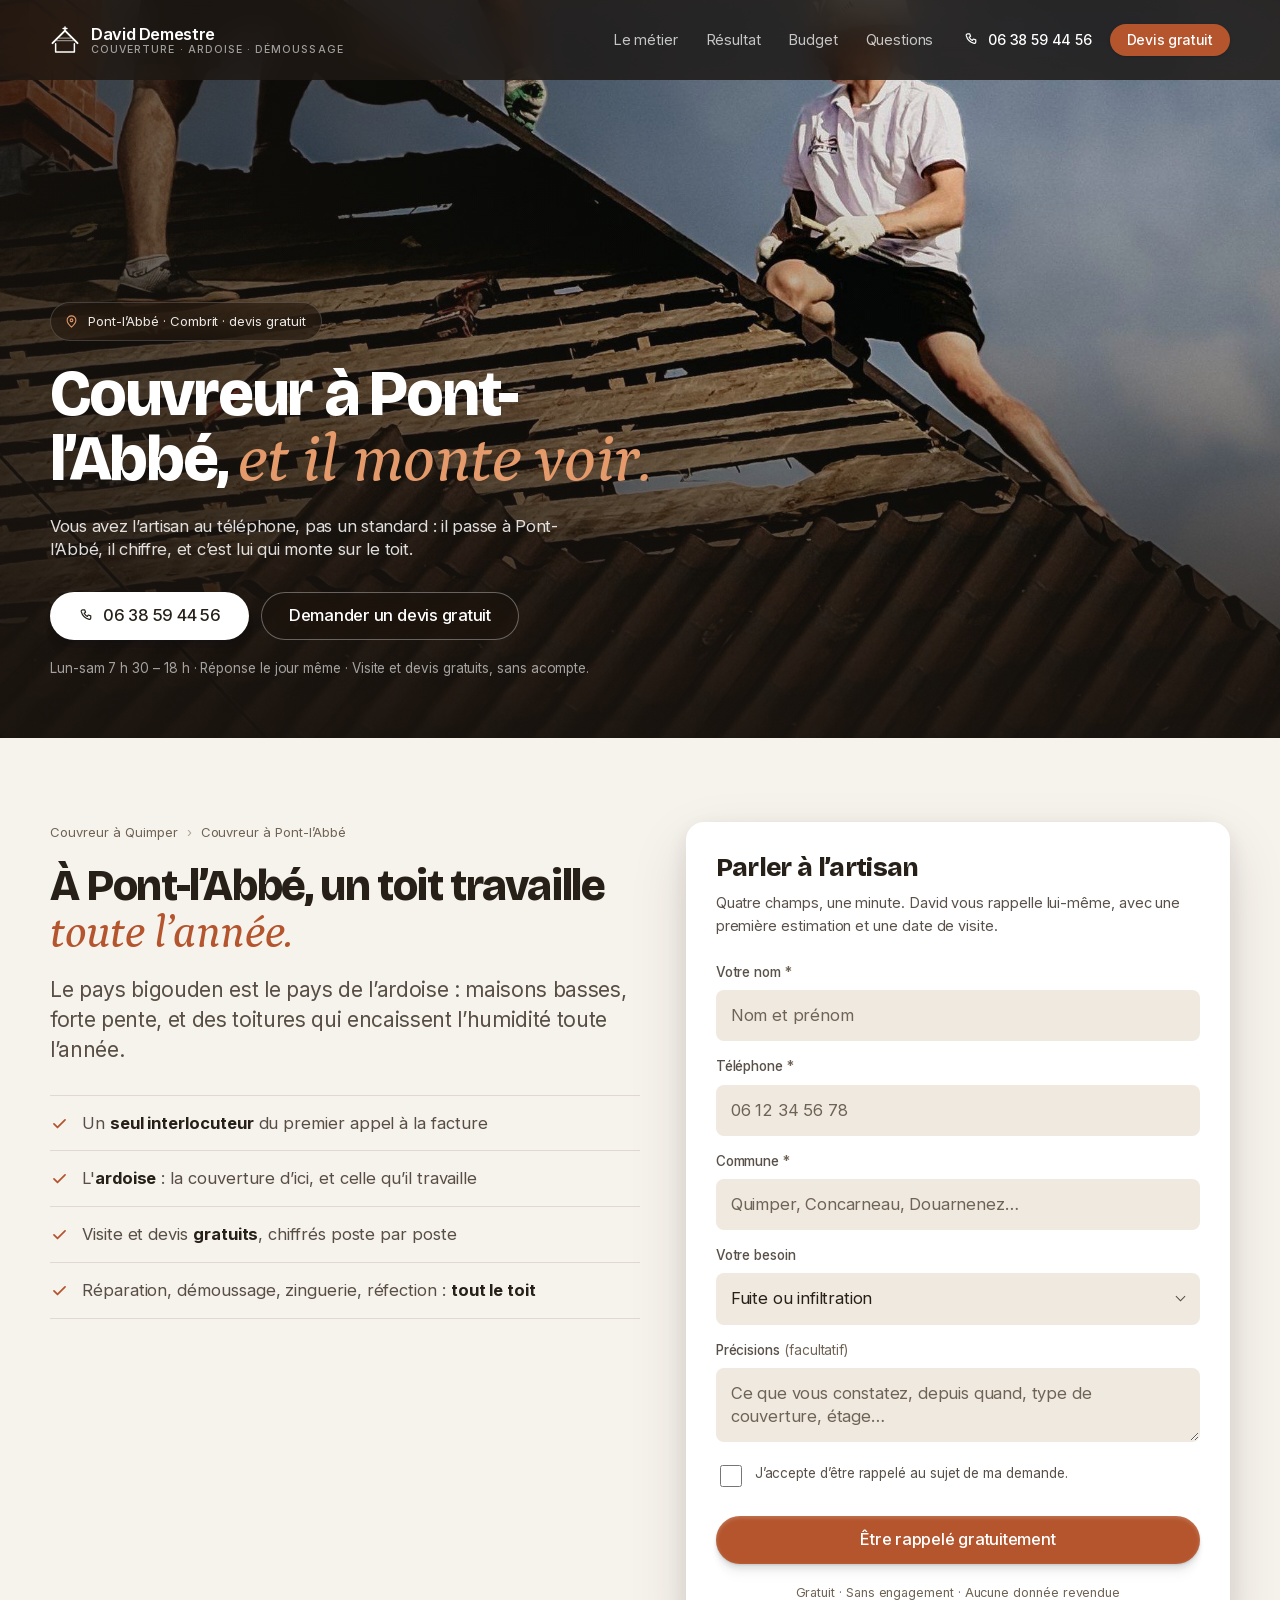
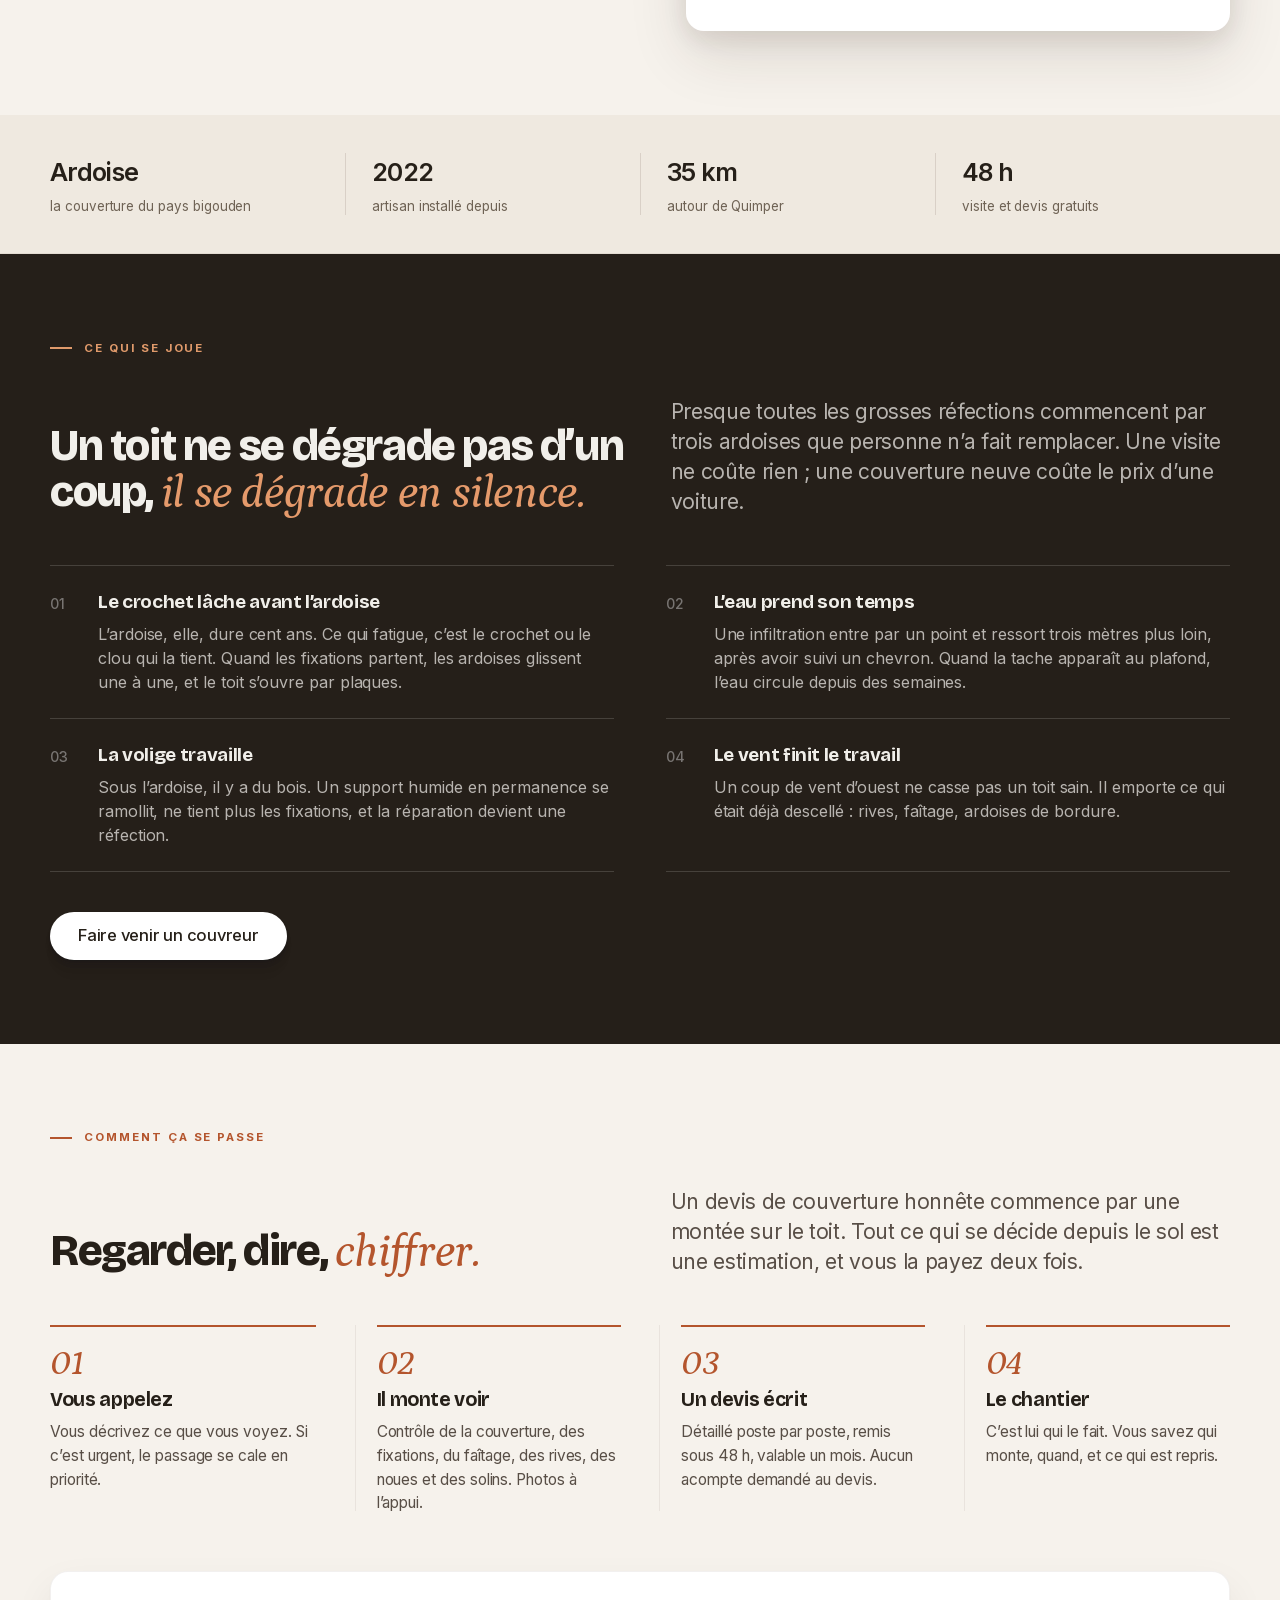
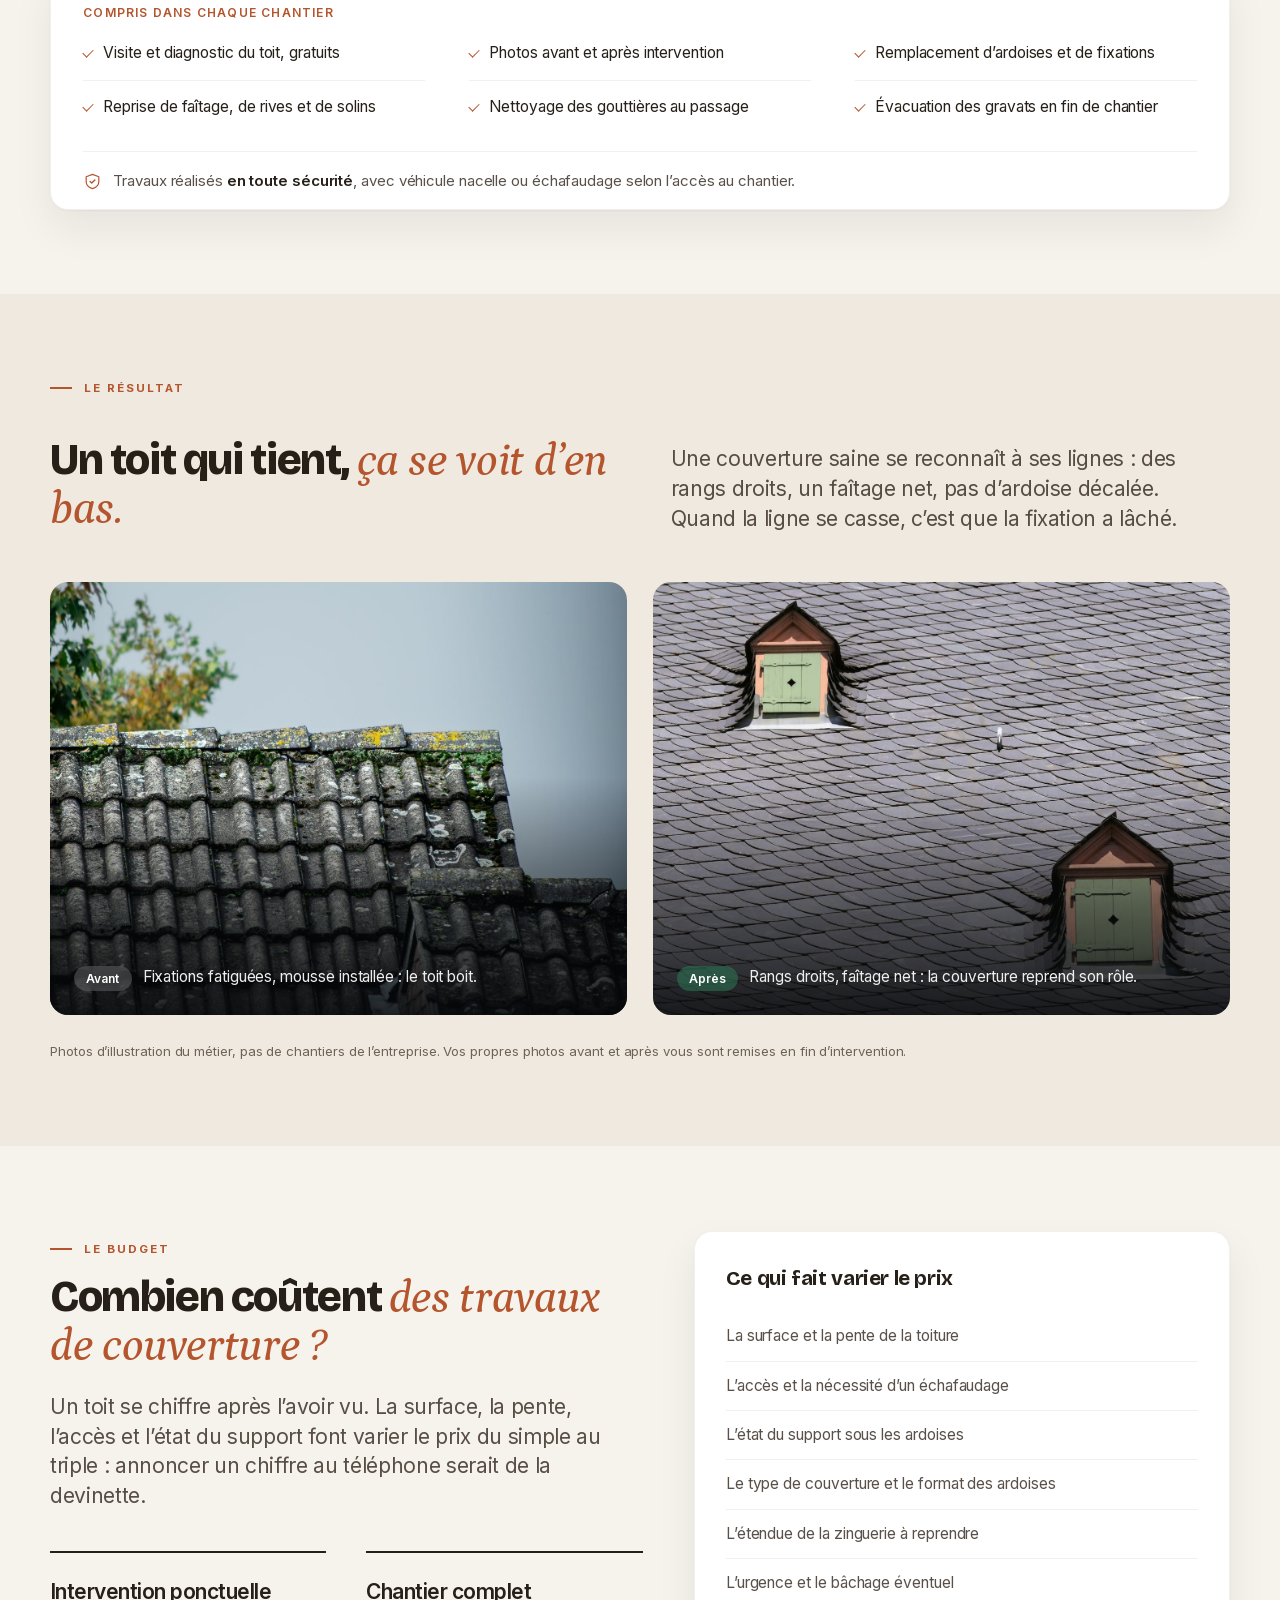
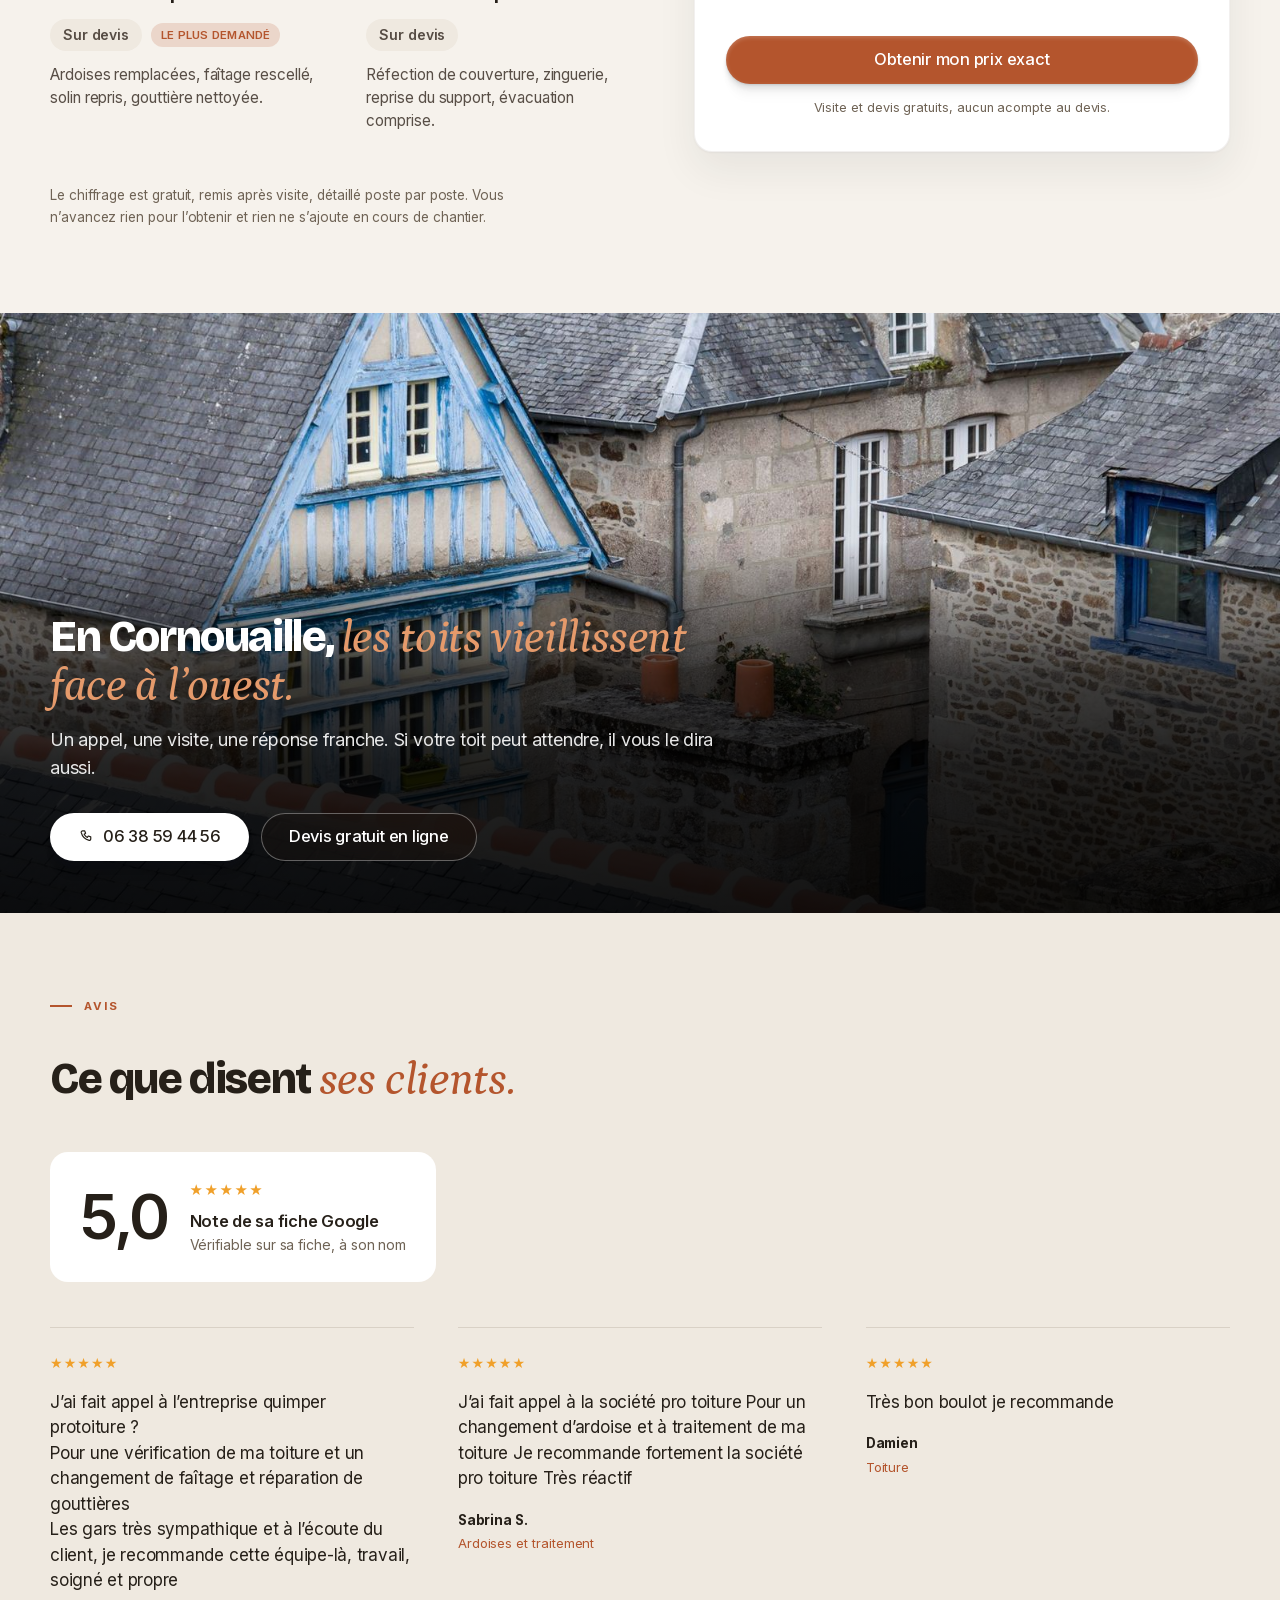
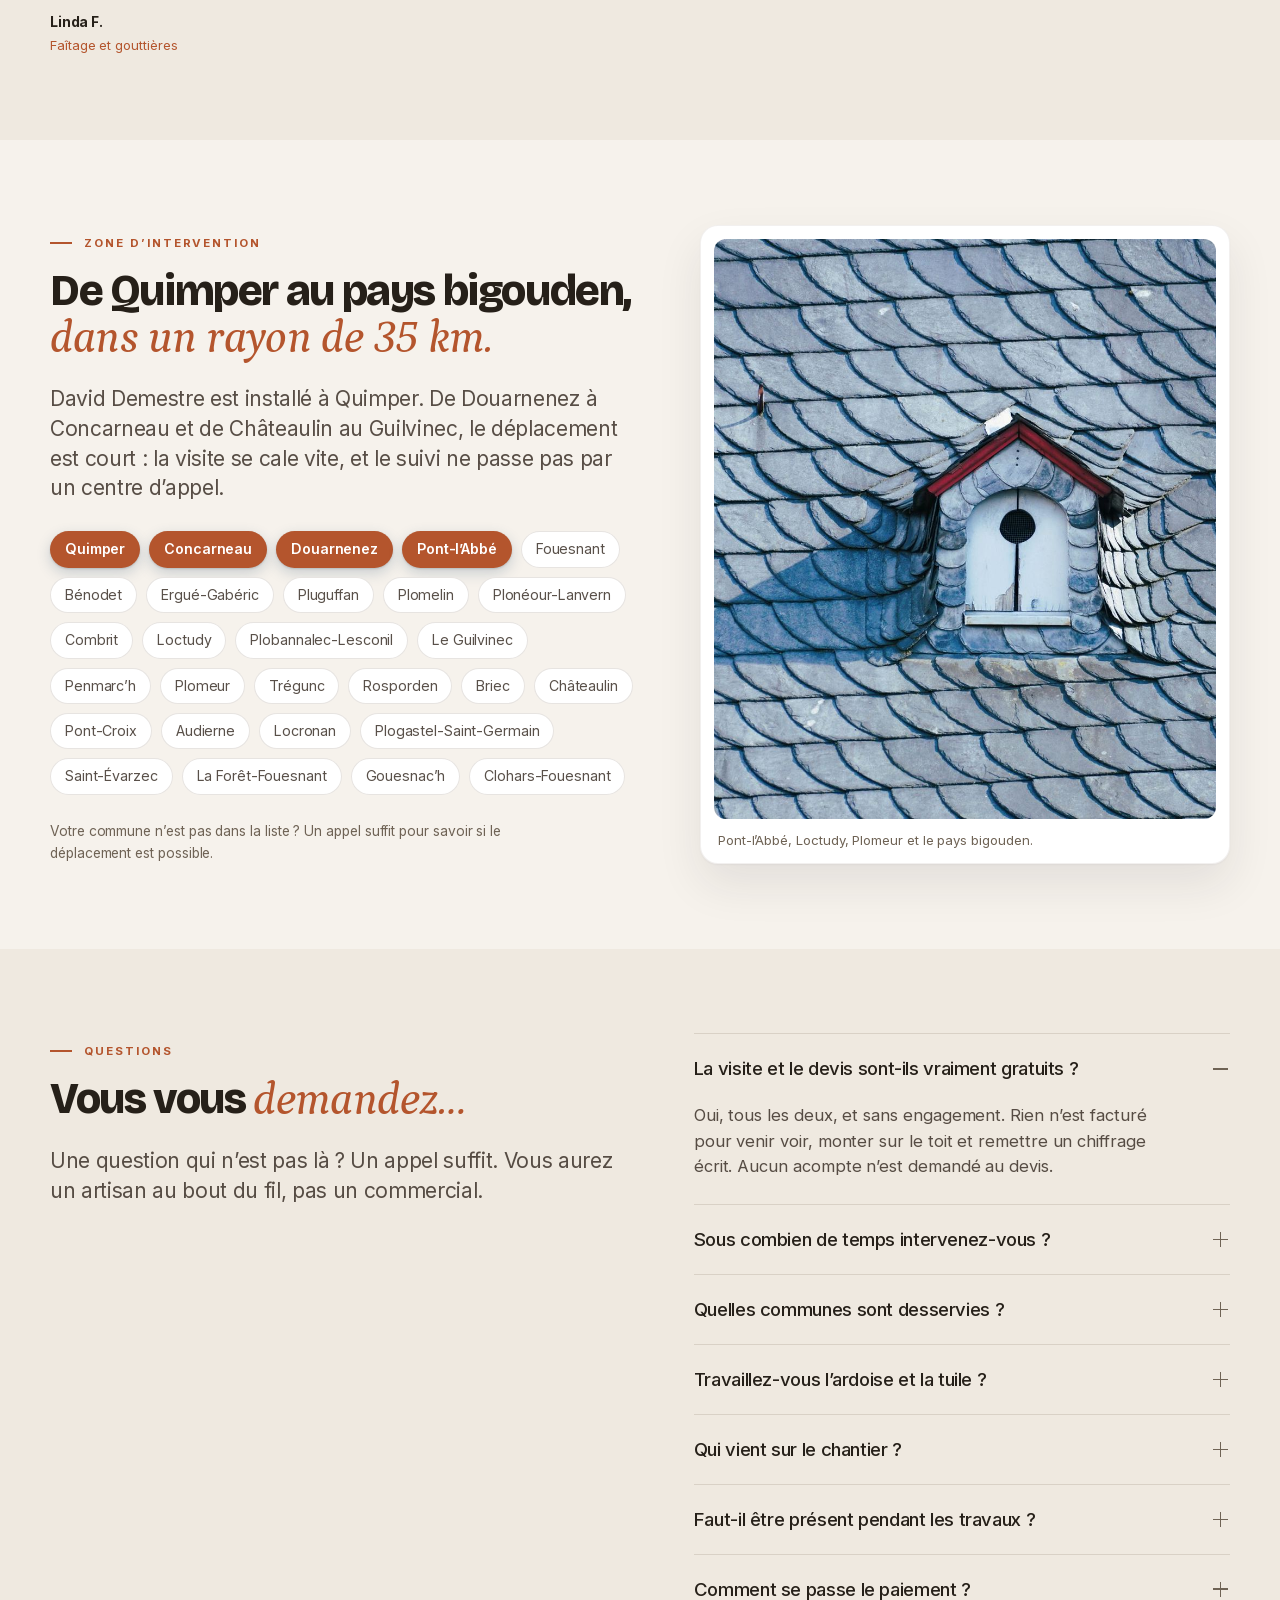
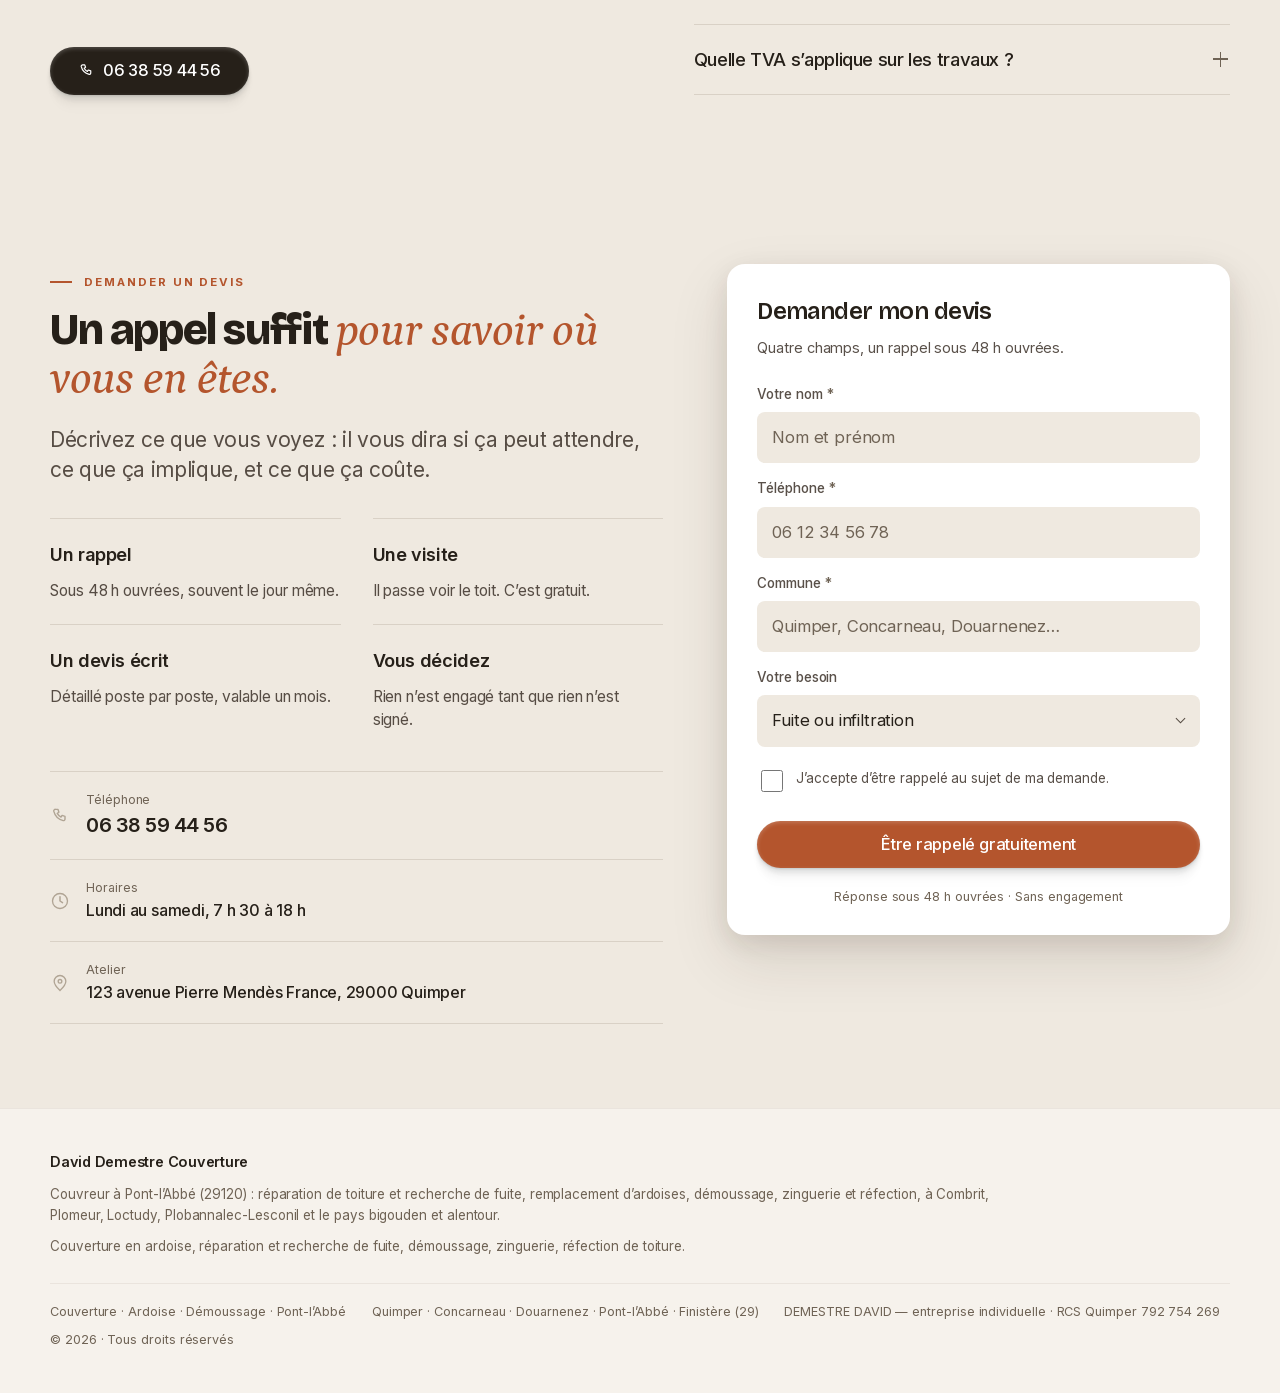
<file: couvreur-pont-labbe/index.html>
<!DOCTYPE html>
<html lang="fr">
<head>
<meta charset="UTF-8" />
<meta name="viewport" content="width=device-width, initial-scale=1" />

<title>Couvreur à Pont-l’Abbé&nbsp;: devis gratuit | David Demestre</title>
<meta name="description" content="Couvreur à Pont-l’Abbé (29120)&nbsp;: ardoise, fuite de toiture, démoussage, zinguerie, réfection. Visite et devis gratuits, sans acompte." />

<meta name="robots" content="noindex, nofollow" />
<link rel="canonical" href="https://demestrecouverture.fr/couvreur-pont-labbe/" />

<meta property="og:type" content="website" />
<meta property="og:locale" content="fr_FR" />
<meta property="og:title" content="Couvreur à Pont-l’Abbé&nbsp;: l’artisan qui décroche" />
<meta property="og:description" content="Ardoise cassée, fuite, mousse, faîtage descellé, toiture à refaire. Un seul artisan, devis gratuit." />
<meta property="og:url" content="https://demestrecouverture.fr/couvreur-pont-labbe/" />
<meta property="og:image" content="https://demestrecouverture.fr/assets/img/hero-couvreur.jpg" />
<meta name="theme-color" content="#251f19" />
<meta name="geo.region" content="FR-29" />
<meta name="geo.placename" content="Pont-l'Abbé" />
<link rel="icon" href="/assets/favicon.svg" type="image/svg+xml" />

<link rel="stylesheet" href="/assets/styles.css?v=14" />

<script>
window.ADS_GTAG = 'AW-18467990702';
if (window.ADS_GTAG.indexOf('XXXX') === -1) {
  var s = document.createElement('script'); s.async = true;
  s.src = 'https://www.googletagmanager.com/gtag/js?id=' + window.ADS_GTAG;
  document.head.appendChild(s);
  window.dataLayer = window.dataLayer || [];
  function gtag(){dataLayer.push(arguments);}
  gtag('js', new Date());
  gtag('config', window.ADS_GTAG);
}
window.ADS_CONVERSION = 'AW-18467990702/5rtMCMj-zJAdEK7ZnOZE';        /* « Demande de devis (site) » */
window.ADS_CONVERSION_APPEL = 'AW-18467990702/5T3ECMv-zJAdEK7ZnOZE';  /* « Appel depuis le site » */
</script>

<script type="application/ld+json">
{
  "@context": "https://schema.org",
  "@type": "RoofingContractor",
  "@id": "https://demestrecouverture.fr/couvreur-pont-labbe/#business",
  "name": "David Demestre Couverture",
  "alternateName": "DEMESTRE DAVID",
  "url": "https://demestrecouverture.fr/couvreur-pont-labbe/",
  "telephone": "+33638594456",
  "image": "https://demestrecouverture.fr/assets/img/hero-couvreur.jpg",
  "priceRange": "€€",
  "currenciesAccepted": "EUR",
  "paymentAccepted": "Chèque, Virement, Espèces",
  "foundingDate": "2022",
  "slogan": "Un couvreur à Pont-l'Abbé qui décroche, et qui monte voir.",
  "description": "Couvreur à Pont-l'Abbé : réparation de toiture et recherche de fuite, remplacement d'ardoises, démoussage, zinguerie et réfection de couverture, à Pont-l'Abbé et alentour.",
  "address": {"@type":"PostalAddress","streetAddress":"123 avenue Pierre Mendès France","addressLocality":"Pont-l'Abbé","postalCode":"29120","addressRegion":"Bretagne","addressCountry":"FR"},
  "geo": {"@type":"GeoCoordinates","latitude":47.8667,"longitude":-4.2222},
  "openingHoursSpecification": [{"@type":"OpeningHoursSpecification","dayOfWeek":["Monday","Tuesday","Wednesday","Thursday","Friday","Saturday"],"opens":"07:30","closes":"18:00"}],
  "areaServed": [{"@type":"City","name":"Quimper"},{"@type":"City","name":"Concarneau"},{"@type":"City","name":"Douarnenez"},{"@type":"City","name":"Pont-l'Abbé"},{"@type":"City","name":"Fouesnant"},{"@type":"City","name":"Bénodet"},{"@type":"City","name":"Ergué-Gabéric"},{"@type":"City","name":"Pluguffan"},{"@type":"City","name":"Plomelin"},{"@type":"City","name":"Plonéour-Lanvern"},{"@type":"City","name":"Combrit"},{"@type":"City","name":"Loctudy"},{"@type":"City","name":"Plobannalec-Lesconil"},{"@type":"City","name":"Le Guilvinec"},{"@type":"City","name":"Penmarc'h"},{"@type":"City","name":"Plomeur"}],
  "hasOfferCatalog": {
    "@type":"OfferCatalog",
    "name":"Travaux de couverture",
    "itemListElement":[{"@type":"Offer","itemOffered":{"@type":"Service","name":"Réparation de toiture et recherche de fuite"}},{"@type":"Offer","itemOffered":{"@type":"Service","name":"Remplacement d'ardoises et reprise de crochets"}},{"@type":"Offer","itemOffered":{"@type":"Service","name":"Démoussage de toiture"}},{"@type":"Offer","itemOffered":{"@type":"Service","name":"Gouttières, noues et zinguerie"}},{"@type":"Offer","itemOffered":{"@type":"Service","name":"Réfection de couverture en ardoise"}},{"@type":"Offer","itemOffered":{"@type":"Service","name":"Bâchage d'urgence après coup de vent"}}]
  }
}
</script>
<script type="application/ld+json">
{
  "@context": "https://schema.org",
  "@type": "FAQPage",
  "mainEntity": [{"@type":"Question","name":"La visite et le devis sont-ils vraiment gratuits ?","acceptedAnswer":{"@type":"Answer","text":"Oui, tous les deux, et sans engagement. Rien n'est facturé pour venir voir, monter sur le toit et remettre un chiffrage écrit. Aucun acompte n'est demandé au devis."}},{"@type":"Question","name":"Sous combien de temps intervenez-vous ?","acceptedAnswer":{"@type":"Answer","text":"Le rappel se fait sous 48 h ouvrées, souvent le jour même. Pour la visite, cela dépend du planning en cours : une maison ouverte après un coup de vent passe avant un chantier programmé."}},{"@type":"Question","name":"Quelles communes sont desservies ?","acceptedAnswer":{"@type":"Answer","text":"Un rayon d'environ 35 km autour de Quimper : Concarneau, Douarnenez, Pont-l'Abbé, Fouesnant, Bénodet, Le Guilvinec, Rosporden, Briec, Châteaulin, Audierne et les communes entre les deux. Un appel suffit pour savoir."}},{"@type":"Question","name":"Travaillez-vous l'ardoise et la tuile ?","acceptedAnswer":{"@type":"Answer","text":"L'ardoise avant tout : c'est la couverture d'ici, et c'est là que se joue la qualité du travail. La tuile mécanique, le zinc et le bac acier font aussi partie du métier, comme la zinguerie : gouttières, noues, rives et solins."}},{"@type":"Question","name":"Qui vient sur le chantier ?","acceptedAnswer":{"@type":"Answer","text":"L'artisan lui-même. Ce n'est pas un centre d'appel qui prend la demande et sous-traite le chantier : celui qui chiffre est celui qui monte."}},{"@type":"Question","name":"Faut-il être présent pendant les travaux ?","acceptedAnswer":{"@type":"Answer","text":"Pas nécessairement. Il faut un accès à la propriété, et un point d'eau pour un démoussage. Les photos avant et après vous sont remises."}},{"@type":"Question","name":"Comment se passe le paiement ?","acceptedAnswer":{"@type":"Answer","text":"Rien à l'établissement du devis. Pour un chantier important, un acompte à la commande est d'usage pour engager les matériaux : il est écrit sur le devis, jamais réclamé avant."}},{"@type":"Question","name":"Quelle TVA s'applique sur les travaux ?","acceptedAnswer":{"@type":"Answer","text":"Sur un logement achevé depuis plus de deux ans, les travaux de rénovation relèvent en général de la TVA à 10 %. Le taux applicable à votre situation figure sur le devis."}}]
}
</script>
</head>
<body data-lp="couvreur_pont_labbe">

<header class="topbar">
  <div class="wrap topbar-in">
    <a href="#top" class="brand" aria-label="David Demestre Couverture">
      <span class="brand-mark" aria-hidden="true"><svg viewBox="0 0 48 48" fill="none" stroke="currentColor" stroke-linecap="round" stroke-linejoin="round"><path d="M4 29 24 9l20 20" stroke-width="3.2"/><path d="M24 9V3M21 5.5h6" stroke-width="2.4"/><path d="M11 25h26M15 21h18" stroke-width="2" opacity=".5"/><path d="M9 30v13M39 30v13M9 43h30" stroke-width="2.4"/></svg></span>
      <span class="brand-txt"><b>David Demestre</b><span class="bd">Couverture · Ardoise · Démoussage</span></span>
    </a>
    <nav class="topnav" aria-label="Sections de la page">
      <a href="#prestation">Le métier</a>
      <a href="#resultat">Résultat</a>
      <a href="#prix">Budget</a>
      <a href="#faq">Questions</a>
    </nav>
    <div class="topbar-cta">
      <a href="tel:+33638594456" class="btn btn-ink btn-sm js-tel">
        <svg viewBox="0 0 24 24" fill="none" aria-hidden="true"><path d="M6.5 4h3l1.2 3.5-2 1.3a11 11 0 0 0 4.5 4.5l1.3-2 3.5 1.2v3a2 2 0 0 1-2.2 2A15.5 15.5 0 0 1 4.5 6.2 2 2 0 0 1 6.5 4Z" stroke="currentColor" stroke-width="1.7" stroke-linejoin="round"/></svg>
        06 38 59 44 56
      </a>
      <a href="#devis" class="btn btn-accent btn-sm">Devis gratuit</a>
    </div>
  </div>
</header>

<main id="top">

<header class="page-hero" id="top">
  <img class="hero-bg" src="/assets/img/hero-couvreur.jpg" alt="Deux couvreurs reprenant une toiture, liteaux mis à nu sous un ciel couvert"
       srcset="/assets/img/hero-couvreur-mob.jpg 900w, /assets/img/hero-couvreur.jpg 1920w"
       sizes="100vw"
       fetchpriority="high" width="1920" height="1050" />
  <div class="hero-scrim" aria-hidden="true"></div>
  <div class="wrap hero-in">
    <p class="hero-pin">
      <svg viewBox="0 0 24 24" fill="none" aria-hidden="true"><path d="M12 21s7-6.3 7-11a7 7 0 1 0-14 0c0 4.7 7 11 7 11Z" stroke="currentColor" stroke-width="1.7"/><circle cx="12" cy="10" r="2.2" stroke="currentColor" stroke-width="1.7"/></svg>
      Pont-l’Abbé · Combrit · devis gratuit
    </p>
    <h1>Couvreur à Pont-l’Abbé, <em>et il monte voir.</em></h1>
    <p class="lead">Vous avez l’artisan au téléphone, pas un standard&nbsp;: il passe à Pont-l’Abbé, il chiffre, et c’est lui qui monte sur le toit.</p>
    <div class="hero-cta">
      <a href="tel:+33638594456" class="btn btn-cream btn-lg js-tel">
        <svg viewBox="0 0 24 24" fill="none" aria-hidden="true"><path d="M6.5 4h3l1.2 3.5-2 1.3a11 11 0 0 0 4.5 4.5l1.3-2 3.5 1.2v3a2 2 0 0 1-2.2 2A15.5 15.5 0 0 1 4.5 6.2 2 2 0 0 1 6.5 4Z" stroke="currentColor" stroke-width="1.7" stroke-linejoin="round"/></svg>
        06 38 59 44 56
      </a>
      <a href="#devis" class="btn btn-glass btn-lg">Demander un devis gratuit</a>
    </div>
    <p class="lp-micro">Lun-sam 7 h 30 – 18 h · Réponse le jour même · Visite et devis gratuits, sans acompte.</p>
  </div>
</header>

<section class="section devis-sec" id="devis">
  <div class="wrap lp-grid">
    <div class="lp-copy">
      <p class="crumb">Couvreur à Quimper <span>&rsaquo;</span> Couvreur à Pont-l’Abbé</p>
      <h2 class="h2">À Pont-l’Abbé, un toit travaille <em>toute l’année.</em></h2>
      <p class="lead">Le pays bigouden est le pays de l’ardoise&nbsp;: maisons basses, forte pente, et des toitures qui encaissent l’humidité toute l’année.</p>
      <ul class="lp-points">
        <li><svg viewBox="0 0 24 24" fill="none" aria-hidden="true"><path d="m5 12.5 4.5 4.5L19 7.5" stroke="currentColor" stroke-width="2.2" stroke-linecap="round" stroke-linejoin="round"/></svg><span>Un <b>seul interlocuteur</b> du premier appel à la facture</span></li>
        <li><svg viewBox="0 0 24 24" fill="none" aria-hidden="true"><path d="m5 12.5 4.5 4.5L19 7.5" stroke="currentColor" stroke-width="2.2" stroke-linecap="round" stroke-linejoin="round"/></svg><span>L'<b>ardoise</b>&nbsp;: la couverture d’ici, et celle qu’il travaille</span></li>
        <li><svg viewBox="0 0 24 24" fill="none" aria-hidden="true"><path d="m5 12.5 4.5 4.5L19 7.5" stroke="currentColor" stroke-width="2.2" stroke-linecap="round" stroke-linejoin="round"/></svg><span>Visite et devis <b>gratuits</b>, chiffrés poste par poste</span></li>
        <li><svg viewBox="0 0 24 24" fill="none" aria-hidden="true"><path d="m5 12.5 4.5 4.5L19 7.5" stroke="currentColor" stroke-width="2.2" stroke-linecap="round" stroke-linejoin="round"/></svg><span>Réparation, démoussage, zinguerie, réfection&nbsp;: <b>tout le toit</b></span></li>
      </ul>
    </div>

    <aside class="lp-form">
      <div class="form-card">
        <div class="form-head">
          <h2>Parler à l’artisan</h2>
          <p>Quatre champs, une minute. David vous rappelle lui-même, avec une première estimation et une date de visite.</p>
        </div>
        <form class="js-devis" id="devis-form" novalidate>
          <input type="hidden" name="access_key" value="b92b25cc-d847-429a-a5ef-0ee66a0f4789" />
          <input type="checkbox" name="botcheck" tabindex="-1" autocomplete="off" style="display:none" aria-hidden="true" />
          
          <input type="hidden" name="gclid" /><input type="hidden" name="source" /><input type="hidden" name="campagne" /><input type="hidden" name="mot_cle" /><input type="hidden" name="page" />

          <div class="field"><label for="nom">Votre nom <span class="req">*</span></label><input id="nom" name="nom" type="text" required autocomplete="name" placeholder="Nom et prénom" /></div>
          <div class="field"><label for="tel">Téléphone <span class="req">*</span></label><input id="tel" name="tel" type="tel" required autocomplete="tel" inputmode="tel" placeholder="06 12 34 56 78" /></div>
          <div class="field"><label for="ville">Commune <span class="req">*</span></label><input id="ville" name="ville" type="text" required autocomplete="address-level2" placeholder="Quimper, Concarneau, Douarnenez…" /></div>
          <div class="field">
            <label for="besoin">Votre besoin</label>
            <div class="select-wrap">
              <select id="besoin" name="besoin">
                <option>Fuite ou infiltration</option>
                <option>Ardoises cassées ou glissées</option>
                <option>Mousse et lichens sur le toit</option>
                <option>Gouttière, noue ou zinguerie</option>
                <option>Toiture à refaire</option>
                <option>Je ne sais pas, je veux un avis</option>
              </select>
            </div>
          </div>
          <div class="field field-opt">
            <label for="message">Précisions <span class="opt">(facultatif)</span></label>
            <textarea id="message" name="message" rows="2" placeholder="Ce que vous constatez, depuis quand, type de couverture, étage…"></textarea>
          </div>

          <label class="consent"><input type="checkbox" required /> <span>J’accepte d’être rappelé au sujet de ma demande.</span></label>

          <button type="submit" class="btn btn-accent btn-lg btn-block">Être rappelé gratuitement</button>
          <p class="form-note">Gratuit · Sans engagement · Aucune donnée revendue</p>

          <div class="form-success" role="status">
            <b>Demande bien reçue.</b><br>David vous rappelle sous 48 h ouvrées.<br>
            <a href="tel:+33638594456" class="js-tel">Plus pressé&nbsp;? 06 38 59 44 56</a>
          </div>
          <div class="form-error" role="alert">L’envoi a échoué. Appelez directement le <a href="tel:+33638594456" class="js-tel">06 38 59 44 56</a>.</div>
        </form>
      </div>
    </aside>
  </div>
</section>

<div class="trust">
  <div class="wrap proofband">
    <div><b>Ardoise</b><span>la couverture du pays bigouden</span></div>
    <div><b>2022</b><span>artisan installé depuis</span></div>
    <div><b>35 km</b><span>autour de Quimper</span></div>
    <div><b>48 h</b><span>visite et devis gratuits</span></div>
  </div>
</div>

<section class="section section-dark" id="pourquoi">
  <div class="wrap">
    <div class="sec-head">
      <span class="kick">Ce qui se joue</span>
      <h2 class="h2">Un toit ne se dégrade pas d’un coup, <em>il se dégrade en silence.</em></h2>
      <p class="lead">Presque toutes les grosses réfections commencent par trois ardoises que personne n’a fait remplacer. Une visite ne coûte rien&nbsp;; une couverture neuve coûte le prix d’une voiture.</p>
    </div>
    <div class="risk-list">
      <div class="risk"><span class="n">01</span><div><h3>Le crochet lâche avant l’ardoise</h3><p>L’ardoise, elle, dure cent ans. Ce qui fatigue, c’est le crochet ou le clou qui la tient. Quand les fixations partent, les ardoises glissent une à une, et le toit s’ouvre par plaques.</p></div></div>
        <div class="risk"><span class="n">02</span><div><h3>L’eau prend son temps</h3><p>Une infiltration entre par un point et ressort trois mètres plus loin, après avoir suivi un chevron. Quand la tache apparaît au plafond, l’eau circule depuis des semaines.</p></div></div>
        <div class="risk"><span class="n">03</span><div><h3>La volige travaille</h3><p>Sous l’ardoise, il y a du bois. Un support humide en permanence se ramollit, ne tient plus les fixations, et la réparation devient une réfection.</p></div></div>
        <div class="risk"><span class="n">04</span><div><h3>Le vent finit le travail</h3><p>Un coup de vent d’ouest ne casse pas un toit sain. Il emporte ce qui était déjà descellé&nbsp;: rives, faîtage, ardoises de bordure.</p></div></div>
    </div>
    <a href="#devis" class="btn btn-cream btn-lg risk-cta">Faire venir un couvreur</a>
  </div>
</section>

<section class="section" id="prestation">
  <div class="wrap">
    <div class="sec-head">
      <span class="kick">Comment ça se passe</span>
      <h2 class="h2">Regarder, dire, <em>chiffrer.</em></h2>
      <p class="lead">Un devis de couverture honnête commence par une montée sur le toit. Tout ce qui se décide depuis le sol est une estimation, et vous la payez deux fois.</p>
    </div>
    <div class="steps">
      <div class="step"><div class="n">01</div><h3>Vous appelez</h3><p>Vous décrivez ce que vous voyez. Si c’est urgent, le passage se cale en priorité.</p></div>
      <div class="step"><div class="n">02</div><h3>Il monte voir</h3><p>Contrôle de la couverture, des fixations, du faîtage, des rives, des noues et des solins. Photos à l’appui.</p></div>
      <div class="step"><div class="n">03</div><h3>Un devis écrit</h3><p>Détaillé poste par poste, remis sous 48 h, valable un mois. Aucun acompte demandé au devis.</p></div>
      <div class="step"><div class="n">04</div><h3>Le chantier</h3><p>C’est lui qui le fait. Vous savez qui monte, quand, et ce qui est repris.</p></div>
    </div>
    <div class="incl">
      <p class="incl-title">Compris dans chaque chantier</p>
      <ul class="incl-list">
        <li>Visite et diagnostic du toit, gratuits</li>
        <li>Photos avant et après intervention</li>
        <li>Remplacement d’ardoises et de fixations</li>
        <li>Reprise de faîtage, de rives et de solins</li>
        <li>Nettoyage des gouttières au passage</li>
        <li>Évacuation des gravats en fin de chantier</li>
      </ul>
      <p class="incl-note">
        <svg viewBox="0 0 24 24" fill="none" aria-hidden="true"><path d="M12 3 4 6v6c0 4.5 3.2 7.6 8 9 4.8-1.4 8-4.5 8-9V6l-8-3Z" stroke="currentColor" stroke-width="1.5" stroke-linejoin="round"/><path d="m9 12 2 2 4-4" stroke="currentColor" stroke-width="1.8" stroke-linecap="round" stroke-linejoin="round"/></svg>
        <span>Travaux réalisés <b>en toute sécurité</b>, avec véhicule nacelle ou échafaudage selon l’accès au chantier.</span>
      </p>
    </div>
  </div>
</section>

<section class="section section-warm" id="resultat">
  <div class="wrap">
    <div class="sec-head">
      <span class="kick">Le résultat</span>
      <h2 class="h2">Un toit qui tient, <em>ça se voit d’en bas.</em></h2>
      <p class="lead">Une couverture saine se reconnaît à ses lignes&nbsp;: des rangs droits, un faîtage net, pas d’ardoise décalée. Quand la ligne se casse, c’est que la fixation a lâché.</p>
    </div>
    <div class="duo">
      <figure class="shot">
        <img src="/assets/img/ardoise-mousse.jpg" alt="Toiture grise envahie de mousse et de lichens" loading="lazy" width="1400" height="1050" />
        <figcaption><span class="shot-tag">Avant</span>Fixations fatiguées, mousse installée&nbsp;: le toit boit.</figcaption>
      </figure>
      <figure class="shot">
        <img src="/assets/img/toit-ardoise-propre.jpg" alt="Toiture en ardoise nette aux rangs réguliers après intervention" loading="lazy" width="1400" height="1050" />
        <figcaption><span class="shot-tag shot-ok">Après</span>Rangs droits, faîtage net&nbsp;: la couverture reprend son rôle.</figcaption>
      </figure>
    </div>
    <p class="ba-note">Photos d’illustration du métier, pas de chantiers de l’entreprise. Vos propres photos avant et après vous sont remises en fin d’intervention.</p>
  </div>
</section>

<section class="section" id="prix">
  <div class="wrap split split-tight">
    <div>
      <span class="kick">Le budget</span>
      <h2 class="h2">Combien coûtent <em>des travaux de couverture&nbsp;?</em></h2>
      <p class="lead">Un toit se chiffre après l’avoir vu. La surface, la pente, l’accès et l’état du support font varier le prix du simple au triple&nbsp;: annoncer un chiffre au téléphone serait de la devinette.</p>
      
      <div class="price-cards">
        <div class="price-card featured"><span class="pc-lab">Intervention ponctuelle</span><span class="pc-line"><span class="pc-val">Sur devis</span><span class="pc-pill">le plus demandé</span></span><p>Ardoises remplacées, faîtage rescellé, solin repris, gouttière nettoyée.</p></div>
        <div class="price-card"><span class="pc-lab">Chantier complet</span><span class="pc-line"><span class="pc-val">Sur devis</span></span><p>Réfection de couverture, zinguerie, reprise du support, évacuation comprise.</p></div>
      </div>
      <p class="price-note">Le chiffrage est gratuit, remis après visite, détaillé poste par poste. Vous n’avancez rien pour l’obtenir et rien ne s’ajoute en cours de chantier.</p>
    </div>
    <div class="price-side">
      <h3>Ce qui fait varier le prix</h3>
      <ul class="tick">
        <li>La surface et la pente de la toiture</li>
        <li>L’accès et la nécessité d’un échafaudage</li>
        <li>L’état du support sous les ardoises</li>
        <li>Le type de couverture et le format des ardoises</li>
        <li>L’étendue de la zinguerie à reprendre</li>
        <li>L’urgence et le bâchage éventuel</li>
      </ul>
      <a href="#devis" class="btn btn-accent btn-block btn-lg">Obtenir mon prix exact</a>
      <p class="price-side-note">Visite et devis gratuits, aucun acompte au devis.</p>
    </div>
  </div>
</section>

<section class="cta-band">
  <img src="/assets/img/bourg-cornouaille.jpg" alt="Maisons de pierre aux toits d’ardoise dans un bourg de Cornouaille" loading="lazy" width="1600" height="900" />
  <div class="cta-band-in">
    <div class="wrap">
      <h2>En Cornouaille, <em>les toits vieillissent face à l’ouest.</em></h2>
      <p>Un appel, une visite, une réponse franche. Si votre toit peut attendre, il vous le dira aussi.</p>
      <div class="cta-band-btns">
        <a href="tel:+33638594456" class="btn btn-cream btn-lg js-tel">
          <svg viewBox="0 0 24 24" fill="none" aria-hidden="true"><path d="M6.5 4h3l1.2 3.5-2 1.3a11 11 0 0 0 4.5 4.5l1.3-2 3.5 1.2v3a2 2 0 0 1-2.2 2A15.5 15.5 0 0 1 4.5 6.2 2 2 0 0 1 6.5 4Z" stroke="currentColor" stroke-width="1.7" stroke-linejoin="round"/></svg>
          06 38 59 44 56
        </a>
        <a href="#devis" class="btn btn-glass btn-lg">Devis gratuit en ligne</a>
      </div>
    </div>
  </div>
</section>

<section class="section section-warm" id="avis">
  <div class="wrap">
    <div class="sec-head">
      <span class="kick">Avis</span>
      <h2 class="h2">Ce que disent <em>ses clients.</em></h2>
    </div>
    <div class="note-google">
      <span class="note-val">5,0</span>
      <span class="note-txt"><span class="stars" aria-hidden="true">★★★★★</span>
        <b>Note de sa fiche Google</b><span>Vérifiable sur sa fiche, à son nom</span></span>
    </div>
    <div class="reviews">
      <figure class="review"><div class="stars" aria-label="5 étoiles sur 5">★★★★★</div><blockquote>J’ai fait appel à l’entreprise quimper protoiture&nbsp;?<br />Pour une vérification de ma toiture et un changement de faîtage et réparation de gouttières<br />Les gars très sympathique et à l’écoute du client, je recommande cette équipe-là, travail, soigné et propre</blockquote><figcaption><b>Linda F.</b><span>Faîtage et gouttières</span></figcaption></figure>
      <figure class="review"><div class="stars" aria-label="5 étoiles sur 5">★★★★★</div><blockquote>J’ai fait appel à la société pro toiture Pour un changement d’ardoise et à traitement de ma toiture Je recommande fortement la société pro toiture  Très réactif</blockquote><figcaption><b>Sabrina S.</b><span>Ardoises et traitement</span></figcaption></figure>
      <figure class="review"><div class="stars" aria-label="5 étoiles sur 5">★★★★★</div><blockquote>Très bon boulot je recommande</blockquote><figcaption><b>Damien</b><span>Toiture</span></figcaption></figure>
    </div>
  </div>
</section>

<section class="section section-warm" id="territoire" hidden>
  <div class="wrap split">
    <div>
      <span class="kick">Le territoire</span>
      <h2 class="h2"></h2>
      <p class="lead"></p>
      <div class="secteurs">
        
      </div>
    </div>
    <div class="cadrage">
      <h3></h3>
      <p></p>
      <p class="cadrage-non"><b>Ce qu’il ne fait pas&nbsp;:</b> </p>
    </div>
  </div>
</section>

<section class="section" id="zones">
  <div class="wrap split">
    <div>
      <span class="kick">Zone d’intervention</span>
      <h2 class="h2">De Quimper au pays bigouden, <em>dans un rayon de 35&nbsp;km.</em></h2>
      <p class="lead">David Demestre est installé à Quimper. De Douarnenez à Concarneau et de Châteaulin au Guilvinec, le déplacement est court&nbsp;: la visite se cale vite, et le suivi ne passe pas par un centre d’appel.</p>
      <div class="zones">
        <span class="zone zone-main">Quimper</span>
        <span class="zone zone-main">Concarneau</span>
        <span class="zone zone-main">Douarnenez</span>
        <span class="zone zone-main">Pont-l’Abbé</span>
        <span class="zone">Fouesnant</span>
        <span class="zone">Bénodet</span>
        <span class="zone">Ergué-Gabéric</span>
        <span class="zone">Pluguffan</span>
        <span class="zone">Plomelin</span>
        <span class="zone">Plonéour-Lanvern</span>
        <span class="zone">Combrit</span>
        <span class="zone">Loctudy</span>
        <span class="zone">Plobannalec-Lesconil</span>
        <span class="zone">Le Guilvinec</span>
        <span class="zone">Penmarc’h</span>
        <span class="zone">Plomeur</span>
        <span class="zone">Trégunc</span>
        <span class="zone">Rosporden</span>
        <span class="zone">Briec</span>
        <span class="zone">Châteaulin</span>
        <span class="zone">Pont-Croix</span>
        <span class="zone">Audierne</span>
        <span class="zone">Locronan</span>
        <span class="zone">Plogastel-Saint-Germain</span>
        <span class="zone">Saint-Évarzec</span>
        <span class="zone">La Forêt-Fouesnant</span>
        <span class="zone">Gouesnac’h</span>
        <span class="zone">Clohars-Fouesnant</span>
      </div>
      <p class="zones-note">Votre commune n’est pas dans la liste&nbsp;? Un appel suffit pour savoir si le déplacement est possible.</p>
    </div>
    <figure class="frame">
      <img src="/assets/img/toit-ardoise-neuf.jpg" alt="Toiture en ardoise aux rangs réguliers" loading="lazy" width="1400" height="1050" />
      <figcaption>Pont-l’Abbé, Loctudy, Plomeur et le pays bigouden.</figcaption>
    </figure>
  </div>
</section>

<section class="section section-warm" id="faq">
  <div class="wrap split split-tight">
    <div class="faq-intro">
      <div class="faq-intro-in">
      <span class="kick">Questions</span>
      <h2 class="h2">Vous vous <em>demandez…</em></h2>
      <p class="lead">Une question qui n’est pas là&nbsp;? Un appel suffit. Vous aurez un artisan au bout du fil, pas un commercial.</p>
      </div>
      <a href="tel:+33638594456" class="btn btn-ink btn-lg js-tel faq-tel">
        <svg viewBox="0 0 24 24" fill="none" aria-hidden="true"><path d="M6.5 4h3l1.2 3.5-2 1.3a11 11 0 0 0 4.5 4.5l1.3-2 3.5 1.2v3a2 2 0 0 1-2.2 2A15.5 15.5 0 0 1 4.5 6.2 2 2 0 0 1 6.5 4Z" stroke="currentColor" stroke-width="1.7" stroke-linejoin="round"/></svg>
        06 38 59 44 56
      </a>
    </div>
    <div class="faq">
      <details open><summary>La visite et le devis sont-ils vraiment gratuits&nbsp;?<span class="pm"></span></summary><div class="ans">Oui, tous les deux, et sans engagement. Rien n’est facturé pour venir voir, monter sur le toit et remettre un chiffrage écrit. Aucun acompte n’est demandé au devis.</div></details>
      <details><summary>Sous combien de temps intervenez-vous&nbsp;?<span class="pm"></span></summary><div class="ans">Le rappel se fait sous 48 h ouvrées, souvent le jour même. Pour la visite, cela dépend du planning en cours&nbsp;: une maison ouverte après un coup de vent passe avant un chantier programmé.</div></details>
      <details><summary>Quelles communes sont desservies&nbsp;?<span class="pm"></span></summary><div class="ans">Un rayon d’environ 35 km autour de Quimper&nbsp;: Concarneau, Douarnenez, Pont-l’Abbé, Fouesnant, Bénodet, Le Guilvinec, Rosporden, Briec, Châteaulin, Audierne et les communes entre les deux. Un appel suffit pour savoir.</div></details>
      <details><summary>Travaillez-vous l’ardoise et la tuile&nbsp;?<span class="pm"></span></summary><div class="ans">L’ardoise avant tout&nbsp;: c’est la couverture d’ici, et c’est là que se joue la qualité du travail. La tuile mécanique, le zinc et le bac acier font aussi partie du métier, comme la zinguerie&nbsp;: gouttières, noues, rives et solins.</div></details>
      <details><summary>Qui vient sur le chantier&nbsp;?<span class="pm"></span></summary><div class="ans">L’artisan lui-même. Ce n’est pas un centre d’appel qui prend la demande et sous-traite le chantier&nbsp;: celui qui chiffre est celui qui monte.</div></details>
      <details><summary>Faut-il être présent pendant les travaux&nbsp;?<span class="pm"></span></summary><div class="ans">Pas nécessairement. Il faut un accès à la propriété, et un point d’eau pour un démoussage. Les photos avant et après vous sont remises.</div></details>
      <details><summary>Comment se passe le paiement&nbsp;?<span class="pm"></span></summary><div class="ans">Rien à l’établissement du devis. Pour un chantier important, un acompte à la commande est d’usage pour engager les matériaux&nbsp;: il est écrit sur le devis, jamais réclamé avant.</div></details>
      <details><summary>Quelle TVA s’applique sur les travaux&nbsp;?<span class="pm"></span></summary><div class="ans">Sur un logement achevé depuis plus de deux ans, les travaux de rénovation relèvent en général de la TVA à 10 %. Le taux applicable à votre situation figure sur le devis.</div></details>
    </div>
  </div>
</section>

<section class="section final" id="contact">
  <div class="wrap final-in">
    <div class="final-copy">
      <span class="kick">Demander un devis</span>
      <h2 class="h2">Un appel suffit <em>pour savoir où vous en êtes.</em></h2>
      <p class="lead">Décrivez ce que vous voyez&nbsp;: il vous dira si ça peut attendre, ce que ça implique, et ce que ça coûte.</p>
      <div class="after">
        <div class="after-item"><b>Un rappel</b><p>Sous 48 h ouvrées, souvent le jour même.</p></div>
        <div class="after-item"><b>Une visite</b><p>Il passe voir le toit. C’est gratuit.</p></div>
        <div class="after-item"><b>Un devis écrit</b><p>Détaillé poste par poste, valable un mois.</p></div>
        <div class="after-item"><b>Vous décidez</b><p>Rien n’est engagé tant que rien n’est signé.</p></div>
      </div>
      <div class="final-contacts">
        <a class="fc js-tel" href="tel:+33638594456"><span class="ic"><svg viewBox="0 0 24 24" fill="none"><path d="M6.5 4h3l1.2 3.5-2 1.3a11 11 0 0 0 4.5 4.5l1.3-2 3.5 1.2v3a2 2 0 0 1-2.2 2A15.5 15.5 0 0 1 4.5 6.2 2 2 0 0 1 6.5 4Z" stroke="currentColor" stroke-width="1.7" stroke-linejoin="round"/></svg></span><span><span class="l">Téléphone</span><span class="v">06 38 59 44 56</span></span></a>
        <div class="fc"><span class="ic"><svg viewBox="0 0 24 24" fill="none"><path d="M12 7v5l3 2" stroke="currentColor" stroke-width="1.8" stroke-linecap="round" stroke-linejoin="round"/><circle cx="12" cy="12" r="9" stroke="currentColor" stroke-width="1.6"/></svg></span><span><span class="l">Horaires</span><span class="v small">Lundi au samedi, 7 h 30 à 18 h</span></span></div>
        <div class="fc"><span class="ic"><svg viewBox="0 0 24 24" fill="none"><path d="M12 21s7-6.3 7-11a7 7 0 1 0-14 0c0 4.7 7 11 7 11Z" stroke="currentColor" stroke-width="1.6"/><circle cx="12" cy="10" r="2.2" stroke="currentColor" stroke-width="1.6"/></svg></span><span><span class="l">Atelier</span><span class="v small">123 avenue Pierre Mendès France, 29000 Quimper</span></span></div>
      </div>
    </div>
    <a href="#devis" class="btn btn-accent btn-lg btn-block final-jump">Demander mon devis gratuit</a>
    <div class="final-form">
      <div class="form-head">
        <h3>Demander mon devis</h3>
        <p>Quatre champs, un rappel sous 48 h ouvrées.</p>
      </div>
      <form class="js-devis" id="devis-form-bas" novalidate>
        <input type="hidden" name="access_key" value="b92b25cc-d847-429a-a5ef-0ee66a0f4789" />
        <input type="checkbox" name="botcheck" tabindex="-1" autocomplete="off" style="display:none" aria-hidden="true" />
        <input type="hidden" name="gclid" /><input type="hidden" name="source" /><input type="hidden" name="campagne" /><input type="hidden" name="mot_cle" /><input type="hidden" name="page" />

        <div class="field"><label for="nom2">Votre nom <span class="req">*</span></label><input id="nom2" name="nom" type="text" required autocomplete="name" placeholder="Nom et prénom" /></div>
        <div class="field"><label for="tel2">Téléphone <span class="req">*</span></label><input id="tel2" name="tel" type="tel" required autocomplete="tel" inputmode="tel" placeholder="06 12 34 56 78" /></div>
        <div class="field"><label for="ville2">Commune <span class="req">*</span></label><input id="ville2" name="ville" type="text" required autocomplete="address-level2" placeholder="Quimper, Concarneau, Douarnenez…" /></div>
        <div class="field">
          <label for="besoin2">Votre besoin</label>
          <div class="select-wrap">
            <select id="besoin2" name="besoin">
              <option>Fuite ou infiltration</option>
                <option>Ardoises cassées ou glissées</option>
                <option>Mousse et lichens sur le toit</option>
                <option>Gouttière, noue ou zinguerie</option>
                <option>Toiture à refaire</option>
                <option>Je ne sais pas, je veux un avis</option>
            </select>
          </div>
        </div>
        <label class="consent"><input type="checkbox" required /> <span>J’accepte d’être rappelé au sujet de ma demande.</span></label>
        <button type="submit" class="btn btn-accent btn-lg btn-block">Être rappelé gratuitement</button>
        <p class="form-note">Réponse sous 48 h ouvrées · Sans engagement</p>
        <div class="form-success" role="status"><b>Demande bien reçue.</b><br>David vous rappelle sous 48 h ouvrées.<br><a href="tel:+33638594456">Plus pressé&nbsp;? 06 38 59 44 56</a></div>
        <div class="form-error" role="alert">L’envoi a échoué. Appelez directement le <a href="tel:+33638594456">06 38 59 44 56</a>.</div>
      </form>
    </div>
  </div>
</section>

</main>

<footer class="footer">
  <div class="wrap footer-in">
    <div>
      <b>David Demestre Couverture</b>
      <p>Couvreur à Pont-l’Abbé (29120)&nbsp;: réparation de toiture et recherche de fuite, remplacement d’ardoises, démoussage, zinguerie et réfection, à Combrit, Plomeur, Loctudy, Plobannalec-Lesconil et le pays bigouden et alentour.</p>
      <p>Couverture en ardoise, réparation et recherche de fuite, démoussage, zinguerie, réfection de toiture.</p>
    </div>
    
    <div class="footer-legal">
      <span>Couverture · Ardoise · Démoussage · Pont-l’Abbé</span>
      <span>Quimper · Concarneau · Douarnenez · Pont-l’Abbé · Finistère (29)</span>
      <span>DEMESTRE DAVID — entreprise individuelle · RCS Quimper 792 754 269</span>
      <span>© <span id="year">2026</span> · Tous droits réservés</span>
    </div>
  </div>
</footer>

<div class="callbar">
  <a href="tel:+33638594456" class="call js-tel"><svg viewBox="0 0 24 24" fill="none"><path d="M6.5 4h3l1.2 3.5-2 1.3a11 11 0 0 0 4.5 4.5l1.3-2 3.5 1.2v3a2 2 0 0 1-2.2 2A15.5 15.5 0 0 1 4.5 6.2 2 2 0 0 1 6.5 4Z" stroke="currentColor" stroke-width="1.8" stroke-linejoin="round"/></svg>Appeler</a>
  <a href="#devis" class="quote">Devis gratuit</a>
</div>

<script src="/assets/script.js?v=2" defer></script>
</body>
</html>
</file>
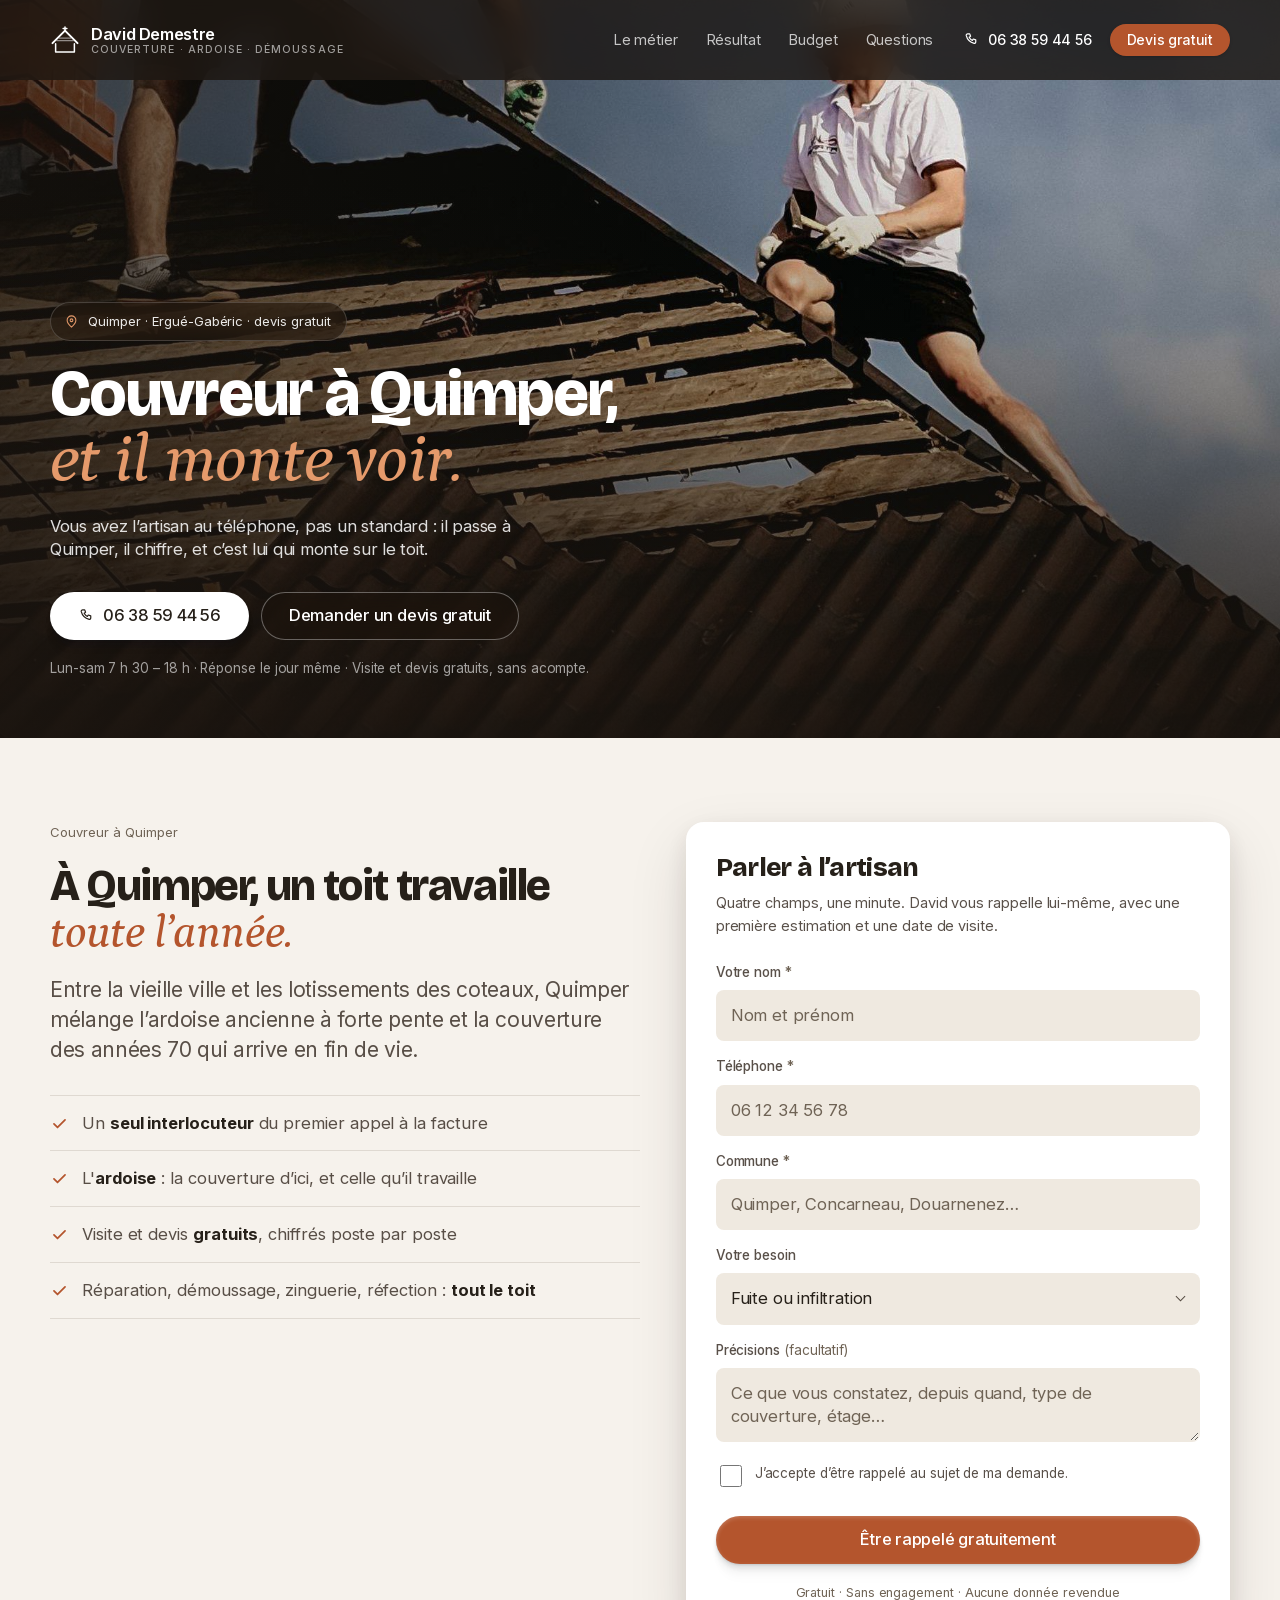
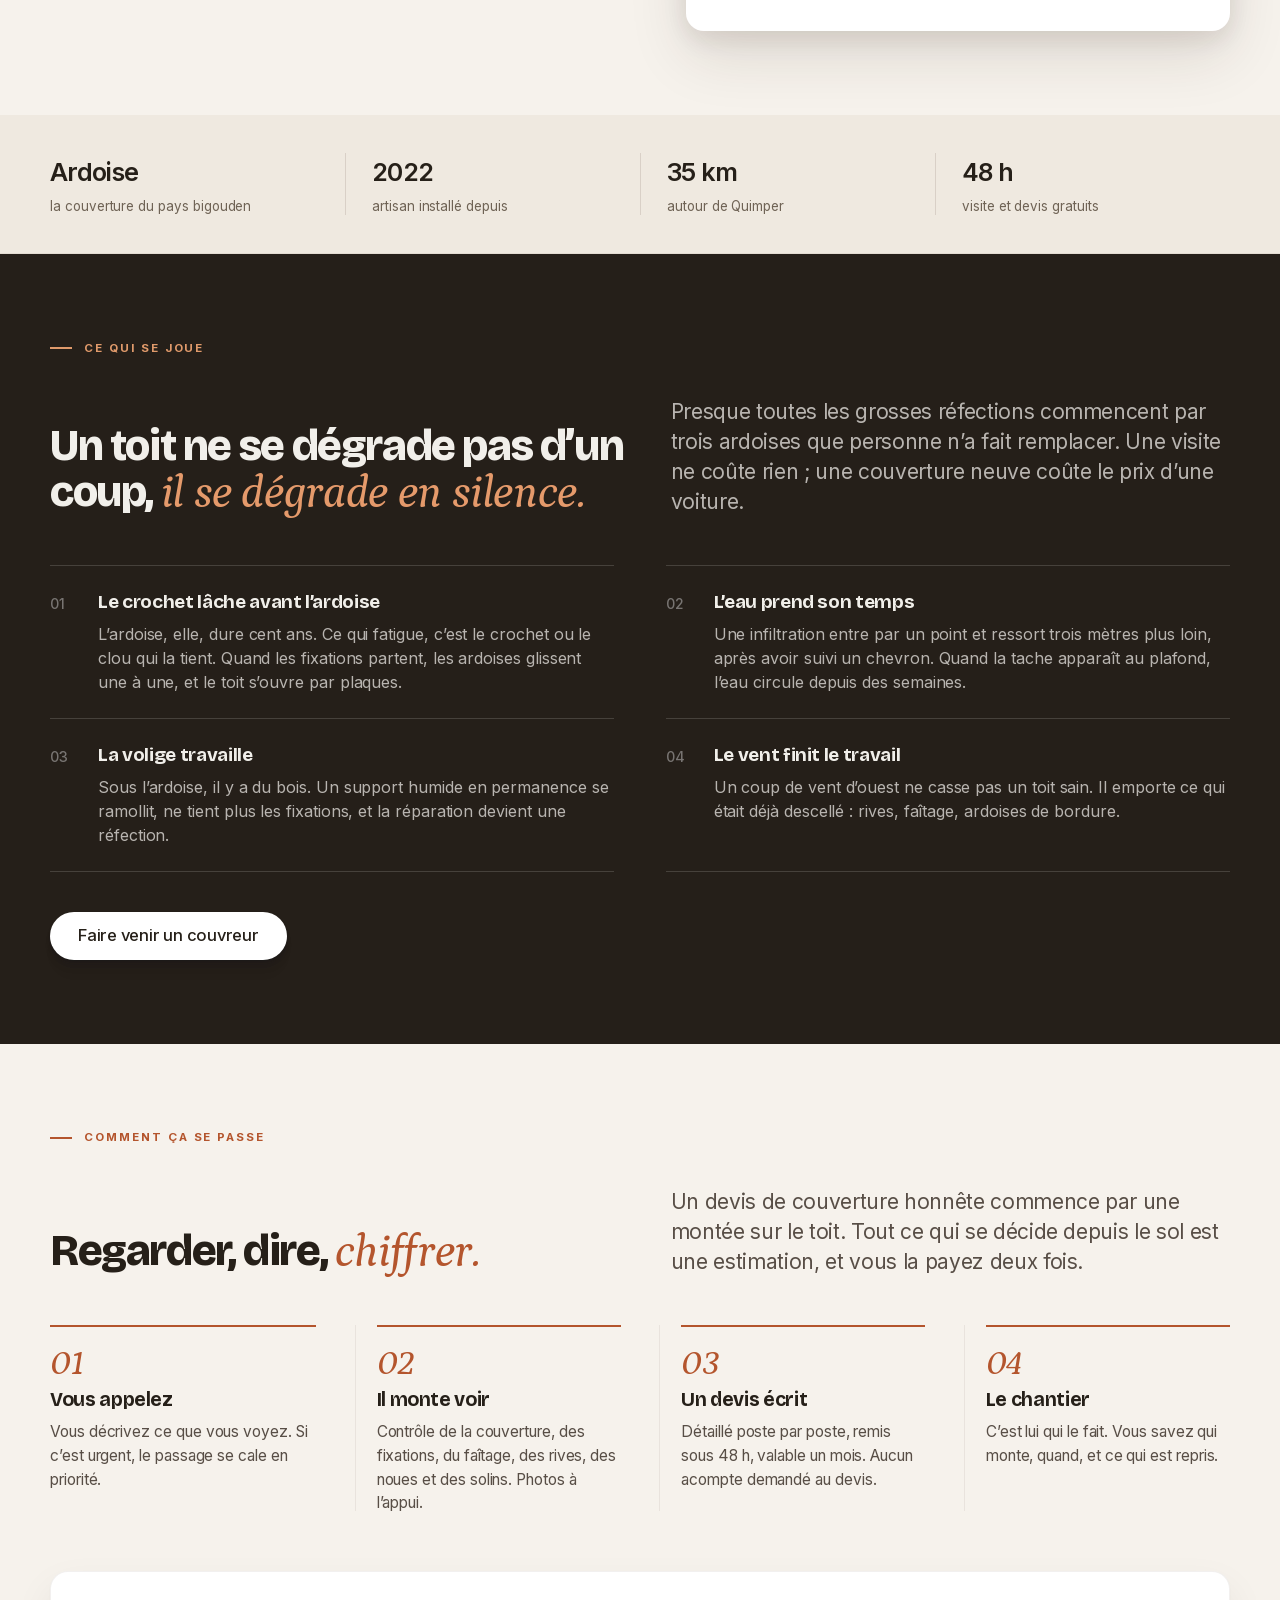
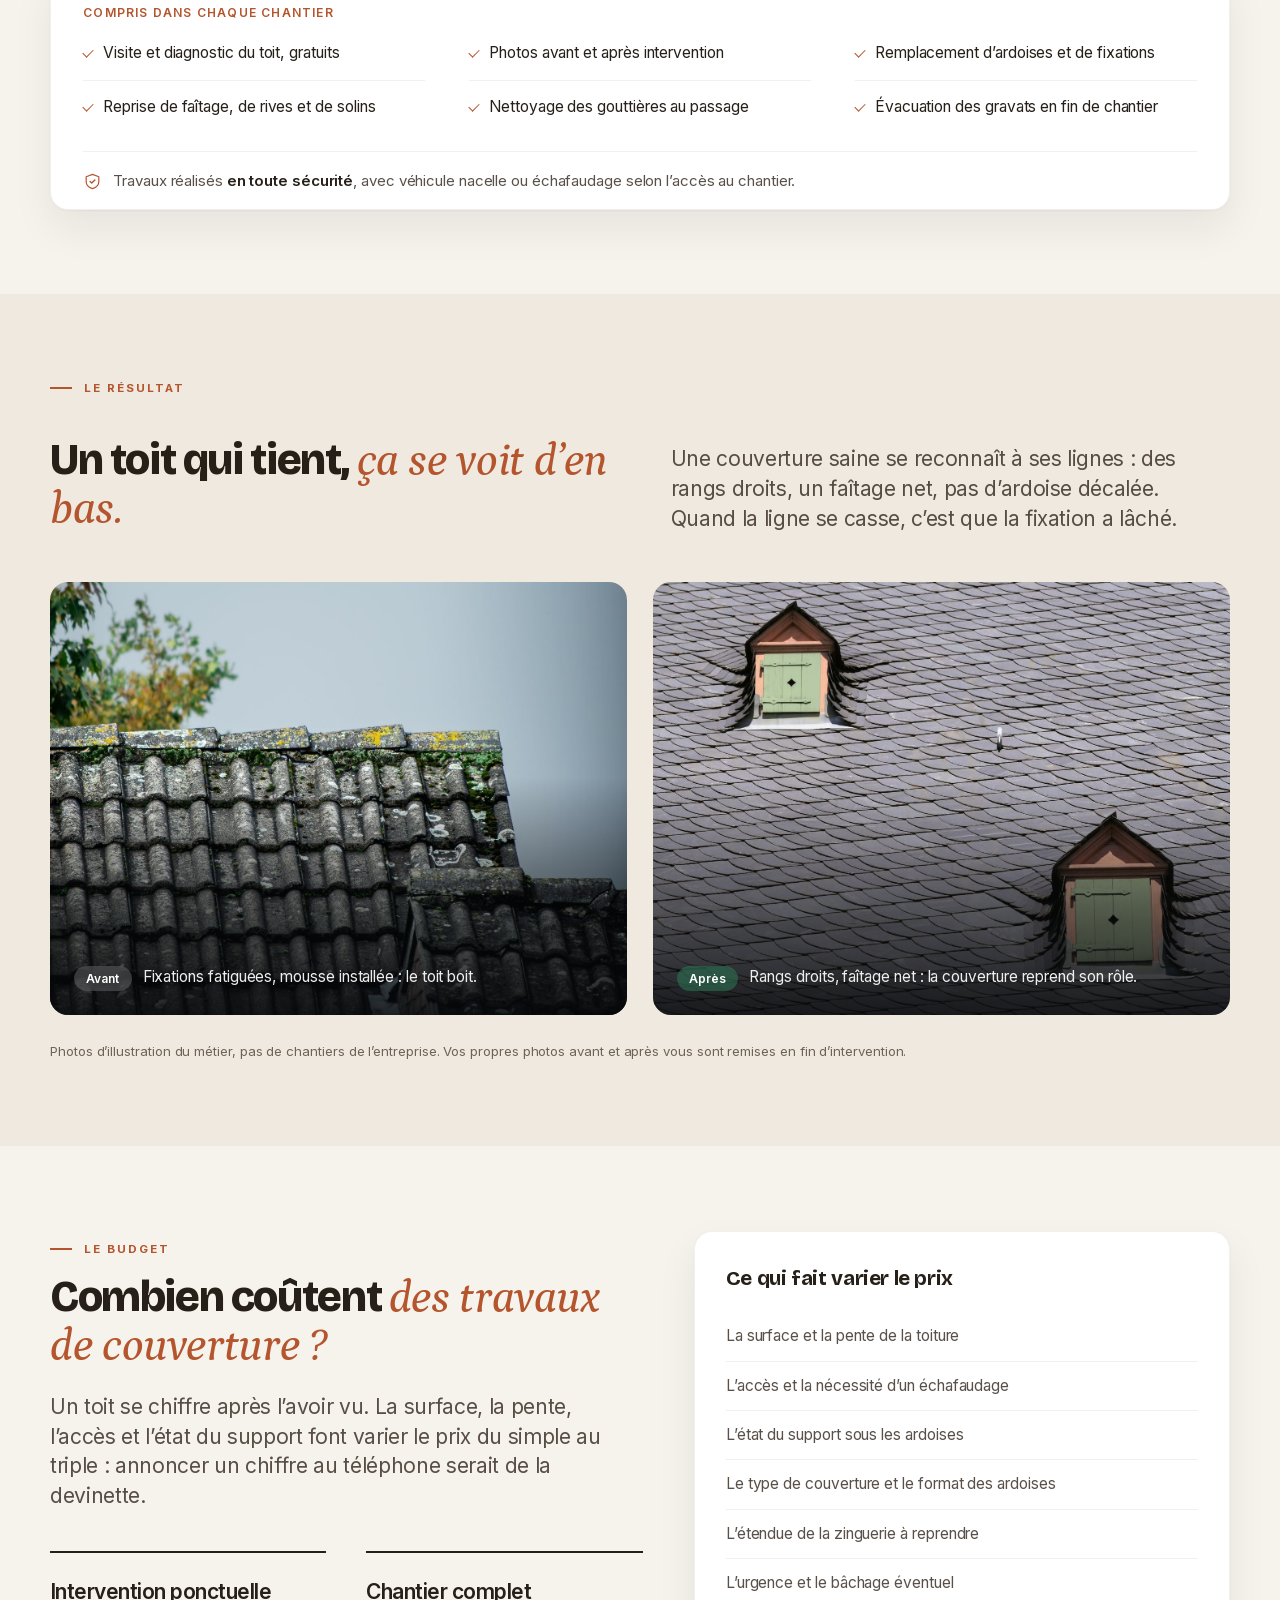
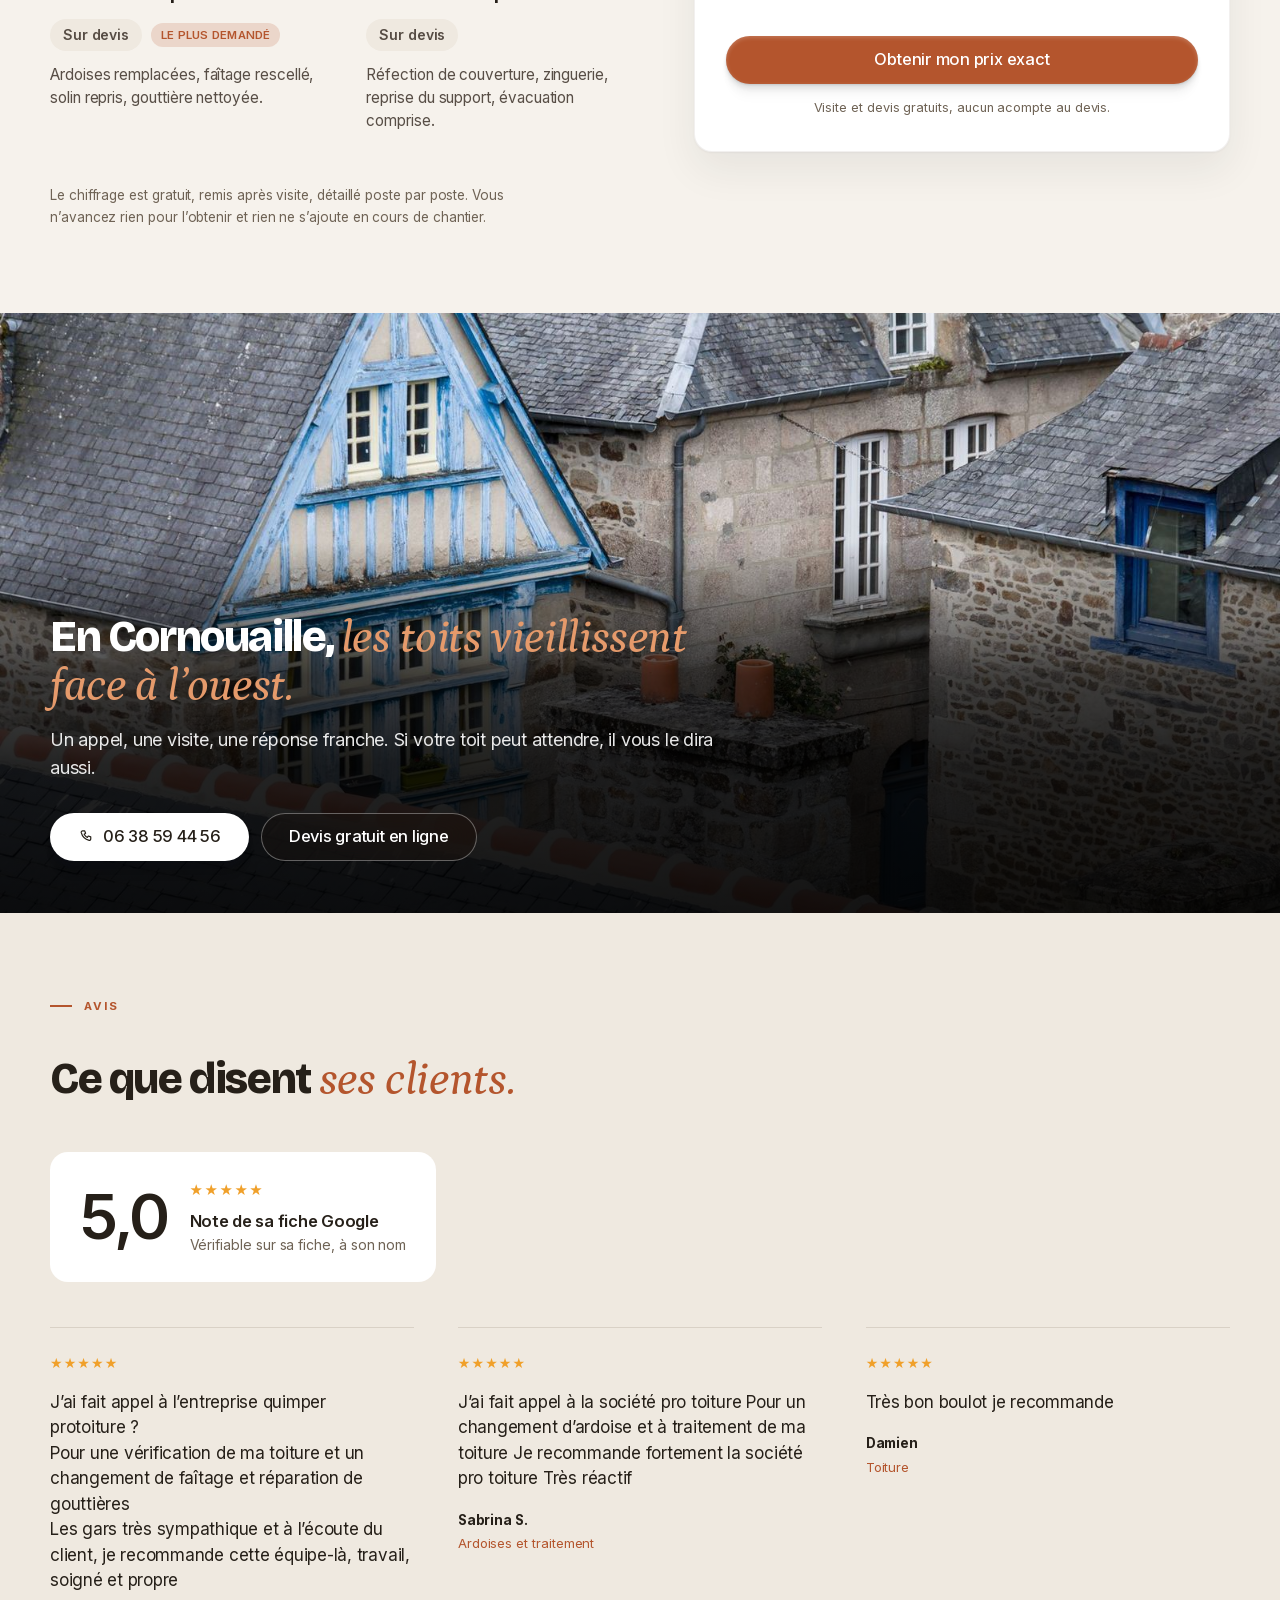
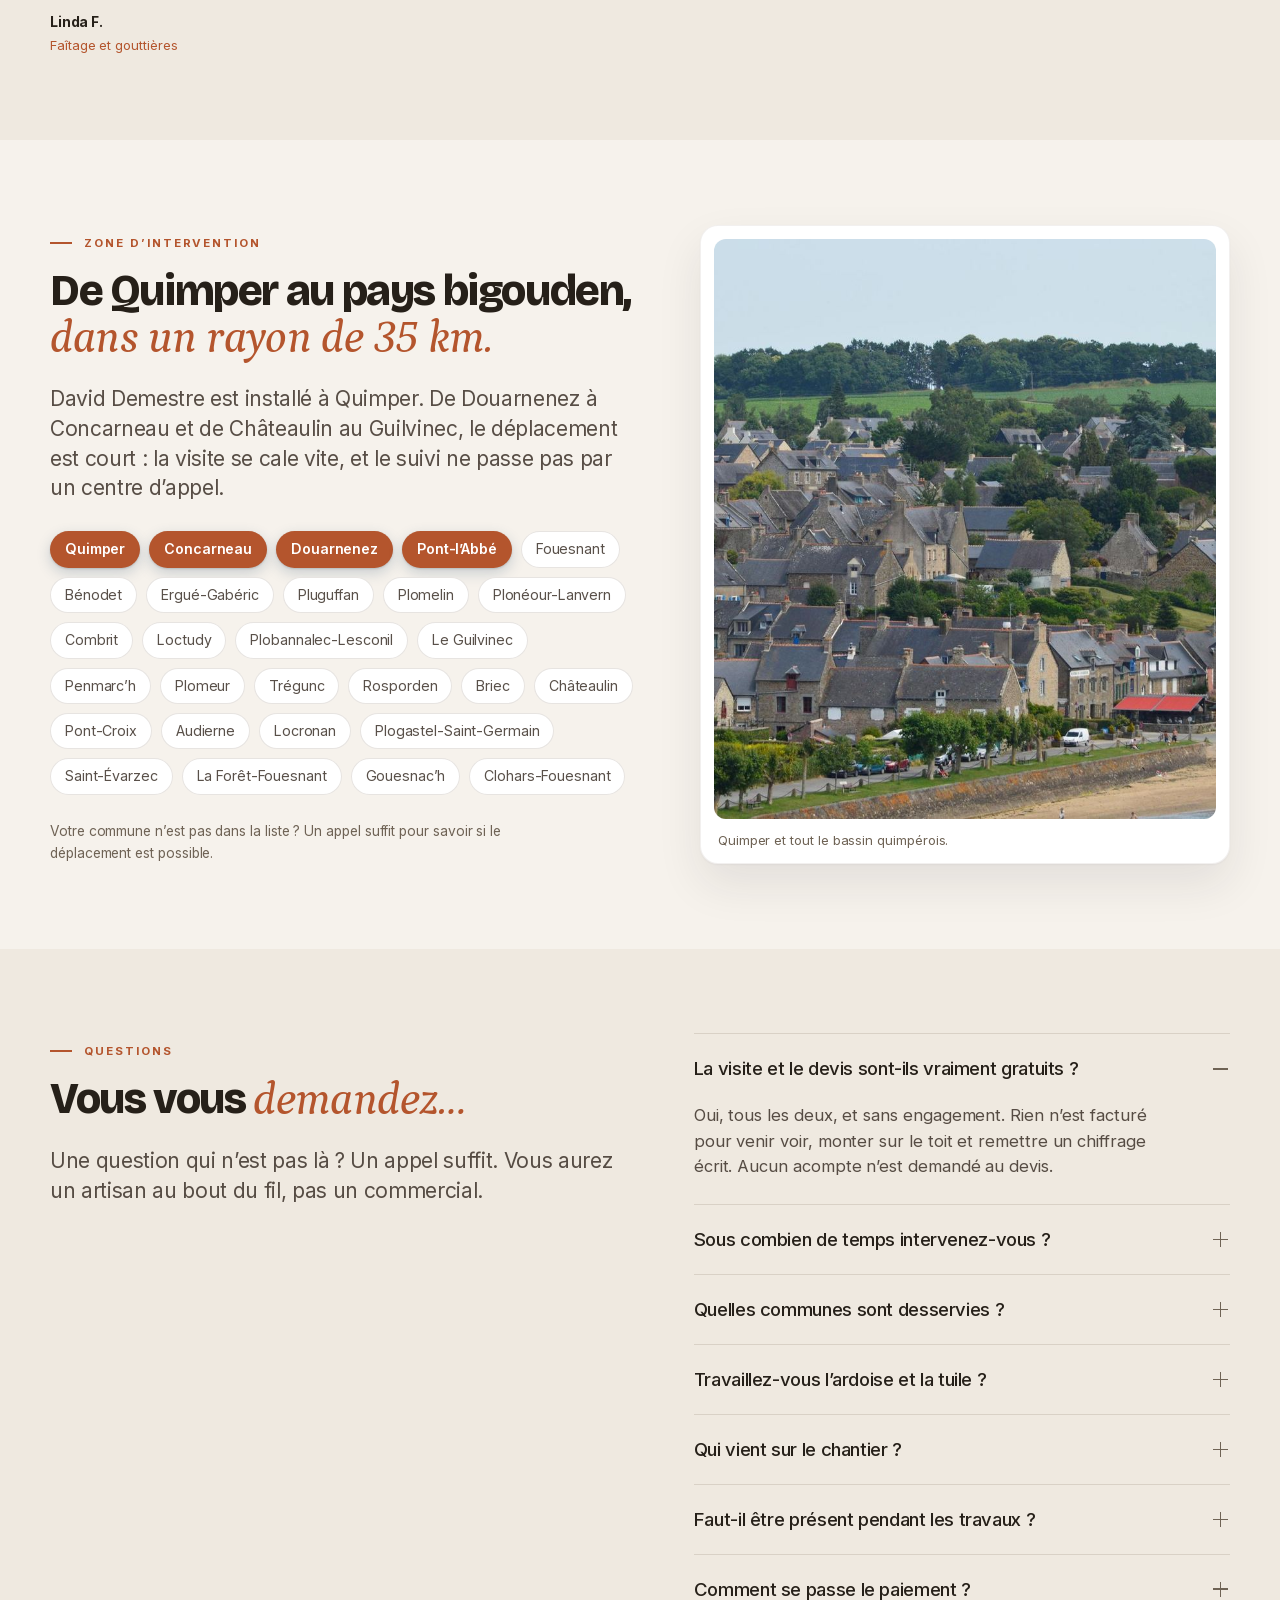
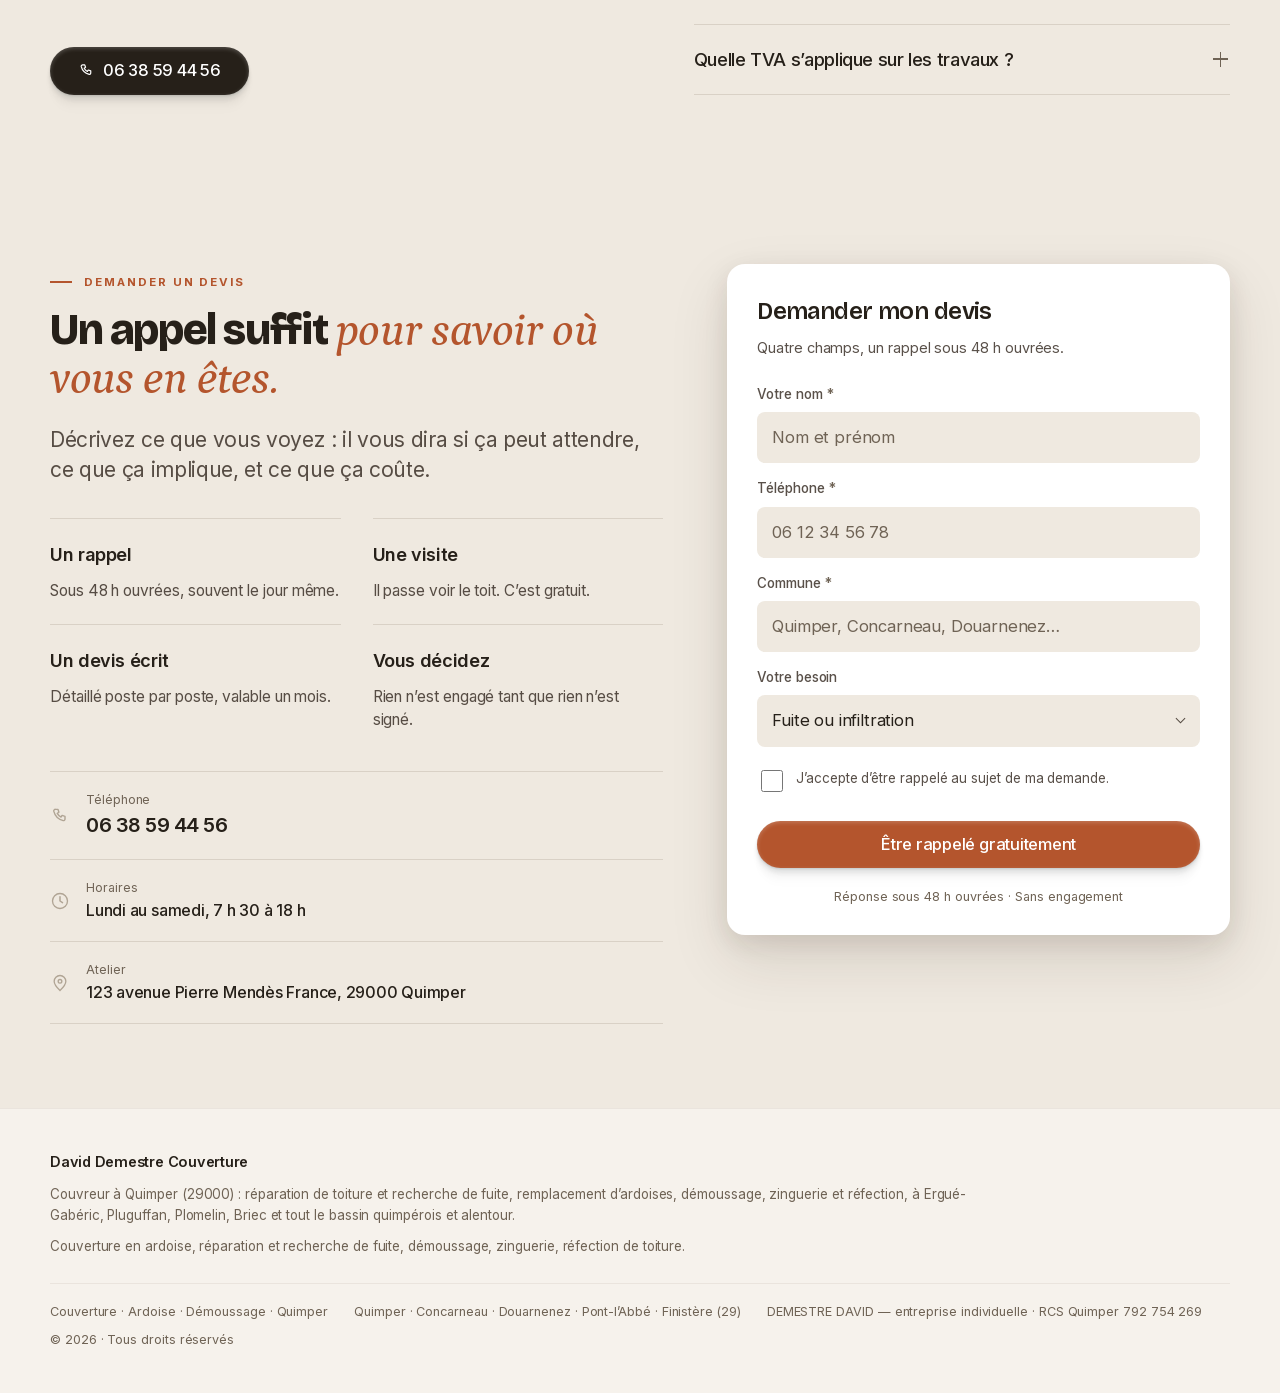
<file: couvreur-quimper/index.html>
<!DOCTYPE html>
<html lang="fr">
<head>
<meta charset="UTF-8" />
<meta name="viewport" content="width=device-width, initial-scale=1" />

<title>Couvreur à Quimper&nbsp;: devis gratuit | David Demestre</title>
<meta name="description" content="Couvreur à Quimper (29000)&nbsp;: ardoise, fuite de toiture, démoussage, zinguerie, réfection. Visite et devis gratuits, sans acompte." />

<meta name="robots" content="noindex, nofollow" />
<link rel="canonical" href="https://demestrecouverture.fr/couvreur-quimper/" />

<meta property="og:type" content="website" />
<meta property="og:locale" content="fr_FR" />
<meta property="og:title" content="Couvreur à Quimper&nbsp;: l’artisan qui décroche" />
<meta property="og:description" content="Ardoise cassée, fuite, mousse, faîtage descellé, toiture à refaire. Un seul artisan, devis gratuit." />
<meta property="og:url" content="https://demestrecouverture.fr/couvreur-quimper/" />
<meta property="og:image" content="https://demestrecouverture.fr/assets/img/hero-couvreur.jpg" />
<meta name="theme-color" content="#251f19" />
<meta name="geo.region" content="FR-29" />
<meta name="geo.placename" content="Quimper" />
<link rel="icon" href="/assets/favicon.svg" type="image/svg+xml" />

<link rel="stylesheet" href="/assets/styles.css?v=14" />

<script>
window.ADS_GTAG = 'AW-18467990702';
if (window.ADS_GTAG.indexOf('XXXX') === -1) {
  var s = document.createElement('script'); s.async = true;
  s.src = 'https://www.googletagmanager.com/gtag/js?id=' + window.ADS_GTAG;
  document.head.appendChild(s);
  window.dataLayer = window.dataLayer || [];
  function gtag(){dataLayer.push(arguments);}
  gtag('js', new Date());
  gtag('config', window.ADS_GTAG);
}
window.ADS_CONVERSION = 'AW-18467990702/5rtMCMj-zJAdEK7ZnOZE';        /* « Demande de devis (site) » */
window.ADS_CONVERSION_APPEL = 'AW-18467990702/5T3ECMv-zJAdEK7ZnOZE';  /* « Appel depuis le site » */
</script>

<script type="application/ld+json">
{
  "@context": "https://schema.org",
  "@type": "RoofingContractor",
  "@id": "https://demestrecouverture.fr/couvreur-quimper/#business",
  "name": "David Demestre Couverture",
  "alternateName": "DEMESTRE DAVID",
  "url": "https://demestrecouverture.fr/couvreur-quimper/",
  "telephone": "+33638594456",
  "image": "https://demestrecouverture.fr/assets/img/hero-couvreur.jpg",
  "priceRange": "€€",
  "currenciesAccepted": "EUR",
  "paymentAccepted": "Chèque, Virement, Espèces",
  "foundingDate": "2022",
  "slogan": "Un couvreur à Quimper qui décroche, et qui monte voir.",
  "description": "Couvreur à Quimper : réparation de toiture et recherche de fuite, remplacement d'ardoises, démoussage, zinguerie et réfection de couverture, à Quimper et alentour.",
  "address": {"@type":"PostalAddress","streetAddress":"123 avenue Pierre Mendès France","addressLocality":"Quimper","postalCode":"29000","addressRegion":"Bretagne","addressCountry":"FR"},
  "geo": {"@type":"GeoCoordinates","latitude":47.9960,"longitude":-4.0975},
  "openingHoursSpecification": [{"@type":"OpeningHoursSpecification","dayOfWeek":["Monday","Tuesday","Wednesday","Thursday","Friday","Saturday"],"opens":"07:30","closes":"18:00"}],
  "areaServed": [{"@type":"City","name":"Quimper"},{"@type":"City","name":"Concarneau"},{"@type":"City","name":"Douarnenez"},{"@type":"City","name":"Pont-l'Abbé"},{"@type":"City","name":"Fouesnant"},{"@type":"City","name":"Bénodet"},{"@type":"City","name":"Ergué-Gabéric"},{"@type":"City","name":"Pluguffan"},{"@type":"City","name":"Plomelin"},{"@type":"City","name":"Plonéour-Lanvern"},{"@type":"City","name":"Combrit"},{"@type":"City","name":"Loctudy"},{"@type":"City","name":"Plobannalec-Lesconil"},{"@type":"City","name":"Le Guilvinec"},{"@type":"City","name":"Penmarc'h"},{"@type":"City","name":"Plomeur"}],
  "hasOfferCatalog": {
    "@type":"OfferCatalog",
    "name":"Travaux de couverture",
    "itemListElement":[{"@type":"Offer","itemOffered":{"@type":"Service","name":"Réparation de toiture et recherche de fuite"}},{"@type":"Offer","itemOffered":{"@type":"Service","name":"Remplacement d'ardoises et reprise de crochets"}},{"@type":"Offer","itemOffered":{"@type":"Service","name":"Démoussage de toiture"}},{"@type":"Offer","itemOffered":{"@type":"Service","name":"Gouttières, noues et zinguerie"}},{"@type":"Offer","itemOffered":{"@type":"Service","name":"Réfection de couverture en ardoise"}},{"@type":"Offer","itemOffered":{"@type":"Service","name":"Bâchage d'urgence après coup de vent"}}]
  }
}
</script>
<script type="application/ld+json">
{
  "@context": "https://schema.org",
  "@type": "FAQPage",
  "mainEntity": [{"@type":"Question","name":"La visite et le devis sont-ils vraiment gratuits ?","acceptedAnswer":{"@type":"Answer","text":"Oui, tous les deux, et sans engagement. Rien n'est facturé pour venir voir, monter sur le toit et remettre un chiffrage écrit. Aucun acompte n'est demandé au devis."}},{"@type":"Question","name":"Sous combien de temps intervenez-vous ?","acceptedAnswer":{"@type":"Answer","text":"Le rappel se fait sous 48 h ouvrées, souvent le jour même. Pour la visite, cela dépend du planning en cours : une maison ouverte après un coup de vent passe avant un chantier programmé."}},{"@type":"Question","name":"Quelles communes sont desservies ?","acceptedAnswer":{"@type":"Answer","text":"Un rayon d'environ 35 km autour de Quimper : Concarneau, Douarnenez, Pont-l'Abbé, Fouesnant, Bénodet, Le Guilvinec, Rosporden, Briec, Châteaulin, Audierne et les communes entre les deux. Un appel suffit pour savoir."}},{"@type":"Question","name":"Travaillez-vous l'ardoise et la tuile ?","acceptedAnswer":{"@type":"Answer","text":"L'ardoise avant tout : c'est la couverture d'ici, et c'est là que se joue la qualité du travail. La tuile mécanique, le zinc et le bac acier font aussi partie du métier, comme la zinguerie : gouttières, noues, rives et solins."}},{"@type":"Question","name":"Qui vient sur le chantier ?","acceptedAnswer":{"@type":"Answer","text":"L'artisan lui-même. Ce n'est pas un centre d'appel qui prend la demande et sous-traite le chantier : celui qui chiffre est celui qui monte."}},{"@type":"Question","name":"Faut-il être présent pendant les travaux ?","acceptedAnswer":{"@type":"Answer","text":"Pas nécessairement. Il faut un accès à la propriété, et un point d'eau pour un démoussage. Les photos avant et après vous sont remises."}},{"@type":"Question","name":"Comment se passe le paiement ?","acceptedAnswer":{"@type":"Answer","text":"Rien à l'établissement du devis. Pour un chantier important, un acompte à la commande est d'usage pour engager les matériaux : il est écrit sur le devis, jamais réclamé avant."}},{"@type":"Question","name":"Quelle TVA s'applique sur les travaux ?","acceptedAnswer":{"@type":"Answer","text":"Sur un logement achevé depuis plus de deux ans, les travaux de rénovation relèvent en général de la TVA à 10 %. Le taux applicable à votre situation figure sur le devis."}}]
}
</script>
</head>
<body data-lp="couvreur_quimper">

<header class="topbar">
  <div class="wrap topbar-in">
    <a href="#top" class="brand" aria-label="David Demestre Couverture">
      <span class="brand-mark" aria-hidden="true"><svg viewBox="0 0 48 48" fill="none" stroke="currentColor" stroke-linecap="round" stroke-linejoin="round"><path d="M4 29 24 9l20 20" stroke-width="3.2"/><path d="M24 9V3M21 5.5h6" stroke-width="2.4"/><path d="M11 25h26M15 21h18" stroke-width="2" opacity=".5"/><path d="M9 30v13M39 30v13M9 43h30" stroke-width="2.4"/></svg></span>
      <span class="brand-txt"><b>David Demestre</b><span class="bd">Couverture · Ardoise · Démoussage</span></span>
    </a>
    <nav class="topnav" aria-label="Sections de la page">
      <a href="#prestation">Le métier</a>
      <a href="#resultat">Résultat</a>
      <a href="#prix">Budget</a>
      <a href="#faq">Questions</a>
    </nav>
    <div class="topbar-cta">
      <a href="tel:+33638594456" class="btn btn-ink btn-sm js-tel">
        <svg viewBox="0 0 24 24" fill="none" aria-hidden="true"><path d="M6.5 4h3l1.2 3.5-2 1.3a11 11 0 0 0 4.5 4.5l1.3-2 3.5 1.2v3a2 2 0 0 1-2.2 2A15.5 15.5 0 0 1 4.5 6.2 2 2 0 0 1 6.5 4Z" stroke="currentColor" stroke-width="1.7" stroke-linejoin="round"/></svg>
        06 38 59 44 56
      </a>
      <a href="#devis" class="btn btn-accent btn-sm">Devis gratuit</a>
    </div>
  </div>
</header>

<main id="top">

<header class="page-hero" id="top">
  <img class="hero-bg" src="/assets/img/hero-couvreur.jpg" alt="Deux couvreurs reprenant une toiture, liteaux mis à nu sous un ciel couvert"
       srcset="/assets/img/hero-couvreur-mob.jpg 900w, /assets/img/hero-couvreur.jpg 1920w"
       sizes="100vw"
       fetchpriority="high" width="1920" height="1050" />
  <div class="hero-scrim" aria-hidden="true"></div>
  <div class="wrap hero-in">
    <p class="hero-pin">
      <svg viewBox="0 0 24 24" fill="none" aria-hidden="true"><path d="M12 21s7-6.3 7-11a7 7 0 1 0-14 0c0 4.7 7 11 7 11Z" stroke="currentColor" stroke-width="1.7"/><circle cx="12" cy="10" r="2.2" stroke="currentColor" stroke-width="1.7"/></svg>
      Quimper · Ergué-Gabéric · devis gratuit
    </p>
    <h1>Couvreur à Quimper, <em>et il monte voir.</em></h1>
    <p class="lead">Vous avez l’artisan au téléphone, pas un standard&nbsp;: il passe à Quimper, il chiffre, et c’est lui qui monte sur le toit.</p>
    <div class="hero-cta">
      <a href="tel:+33638594456" class="btn btn-cream btn-lg js-tel">
        <svg viewBox="0 0 24 24" fill="none" aria-hidden="true"><path d="M6.5 4h3l1.2 3.5-2 1.3a11 11 0 0 0 4.5 4.5l1.3-2 3.5 1.2v3a2 2 0 0 1-2.2 2A15.5 15.5 0 0 1 4.5 6.2 2 2 0 0 1 6.5 4Z" stroke="currentColor" stroke-width="1.7" stroke-linejoin="round"/></svg>
        06 38 59 44 56
      </a>
      <a href="#devis" class="btn btn-glass btn-lg">Demander un devis gratuit</a>
    </div>
    <p class="lp-micro">Lun-sam 7 h 30 – 18 h · Réponse le jour même · Visite et devis gratuits, sans acompte.</p>
  </div>
</header>

<section class="section devis-sec" id="devis">
  <div class="wrap lp-grid">
    <div class="lp-copy">
      <p class="crumb">Couvreur à Quimper</p>
      <h2 class="h2">À Quimper, un toit travaille <em>toute l’année.</em></h2>
      <p class="lead">Entre la vieille ville et les lotissements des coteaux, Quimper mélange l’ardoise ancienne à forte pente et la couverture des années 70 qui arrive en fin de vie.</p>
      <ul class="lp-points">
        <li><svg viewBox="0 0 24 24" fill="none" aria-hidden="true"><path d="m5 12.5 4.5 4.5L19 7.5" stroke="currentColor" stroke-width="2.2" stroke-linecap="round" stroke-linejoin="round"/></svg><span>Un <b>seul interlocuteur</b> du premier appel à la facture</span></li>
        <li><svg viewBox="0 0 24 24" fill="none" aria-hidden="true"><path d="m5 12.5 4.5 4.5L19 7.5" stroke="currentColor" stroke-width="2.2" stroke-linecap="round" stroke-linejoin="round"/></svg><span>L'<b>ardoise</b>&nbsp;: la couverture d’ici, et celle qu’il travaille</span></li>
        <li><svg viewBox="0 0 24 24" fill="none" aria-hidden="true"><path d="m5 12.5 4.5 4.5L19 7.5" stroke="currentColor" stroke-width="2.2" stroke-linecap="round" stroke-linejoin="round"/></svg><span>Visite et devis <b>gratuits</b>, chiffrés poste par poste</span></li>
        <li><svg viewBox="0 0 24 24" fill="none" aria-hidden="true"><path d="m5 12.5 4.5 4.5L19 7.5" stroke="currentColor" stroke-width="2.2" stroke-linecap="round" stroke-linejoin="round"/></svg><span>Réparation, démoussage, zinguerie, réfection&nbsp;: <b>tout le toit</b></span></li>
      </ul>
    </div>

    <aside class="lp-form">
      <div class="form-card">
        <div class="form-head">
          <h2>Parler à l’artisan</h2>
          <p>Quatre champs, une minute. David vous rappelle lui-même, avec une première estimation et une date de visite.</p>
        </div>
        <form class="js-devis" id="devis-form" novalidate>
          <input type="hidden" name="access_key" value="b92b25cc-d847-429a-a5ef-0ee66a0f4789" />
          <input type="checkbox" name="botcheck" tabindex="-1" autocomplete="off" style="display:none" aria-hidden="true" />
          
          <input type="hidden" name="gclid" /><input type="hidden" name="source" /><input type="hidden" name="campagne" /><input type="hidden" name="mot_cle" /><input type="hidden" name="page" />

          <div class="field"><label for="nom">Votre nom <span class="req">*</span></label><input id="nom" name="nom" type="text" required autocomplete="name" placeholder="Nom et prénom" /></div>
          <div class="field"><label for="tel">Téléphone <span class="req">*</span></label><input id="tel" name="tel" type="tel" required autocomplete="tel" inputmode="tel" placeholder="06 12 34 56 78" /></div>
          <div class="field"><label for="ville">Commune <span class="req">*</span></label><input id="ville" name="ville" type="text" required autocomplete="address-level2" placeholder="Quimper, Concarneau, Douarnenez…" /></div>
          <div class="field">
            <label for="besoin">Votre besoin</label>
            <div class="select-wrap">
              <select id="besoin" name="besoin">
                <option>Fuite ou infiltration</option>
                <option>Ardoises cassées ou glissées</option>
                <option>Mousse et lichens sur le toit</option>
                <option>Gouttière, noue ou zinguerie</option>
                <option>Toiture à refaire</option>
                <option>Je ne sais pas, je veux un avis</option>
              </select>
            </div>
          </div>
          <div class="field field-opt">
            <label for="message">Précisions <span class="opt">(facultatif)</span></label>
            <textarea id="message" name="message" rows="2" placeholder="Ce que vous constatez, depuis quand, type de couverture, étage…"></textarea>
          </div>

          <label class="consent"><input type="checkbox" required /> <span>J’accepte d’être rappelé au sujet de ma demande.</span></label>

          <button type="submit" class="btn btn-accent btn-lg btn-block">Être rappelé gratuitement</button>
          <p class="form-note">Gratuit · Sans engagement · Aucune donnée revendue</p>

          <div class="form-success" role="status">
            <b>Demande bien reçue.</b><br>David vous rappelle sous 48 h ouvrées.<br>
            <a href="tel:+33638594456" class="js-tel">Plus pressé&nbsp;? 06 38 59 44 56</a>
          </div>
          <div class="form-error" role="alert">L’envoi a échoué. Appelez directement le <a href="tel:+33638594456" class="js-tel">06 38 59 44 56</a>.</div>
        </form>
      </div>
    </aside>
  </div>
</section>

<div class="trust">
  <div class="wrap proofband">
    <div><b>Ardoise</b><span>la couverture du pays bigouden</span></div>
    <div><b>2022</b><span>artisan installé depuis</span></div>
    <div><b>35 km</b><span>autour de Quimper</span></div>
    <div><b>48 h</b><span>visite et devis gratuits</span></div>
  </div>
</div>

<section class="section section-dark" id="pourquoi">
  <div class="wrap">
    <div class="sec-head">
      <span class="kick">Ce qui se joue</span>
      <h2 class="h2">Un toit ne se dégrade pas d’un coup, <em>il se dégrade en silence.</em></h2>
      <p class="lead">Presque toutes les grosses réfections commencent par trois ardoises que personne n’a fait remplacer. Une visite ne coûte rien&nbsp;; une couverture neuve coûte le prix d’une voiture.</p>
    </div>
    <div class="risk-list">
      <div class="risk"><span class="n">01</span><div><h3>Le crochet lâche avant l’ardoise</h3><p>L’ardoise, elle, dure cent ans. Ce qui fatigue, c’est le crochet ou le clou qui la tient. Quand les fixations partent, les ardoises glissent une à une, et le toit s’ouvre par plaques.</p></div></div>
        <div class="risk"><span class="n">02</span><div><h3>L’eau prend son temps</h3><p>Une infiltration entre par un point et ressort trois mètres plus loin, après avoir suivi un chevron. Quand la tache apparaît au plafond, l’eau circule depuis des semaines.</p></div></div>
        <div class="risk"><span class="n">03</span><div><h3>La volige travaille</h3><p>Sous l’ardoise, il y a du bois. Un support humide en permanence se ramollit, ne tient plus les fixations, et la réparation devient une réfection.</p></div></div>
        <div class="risk"><span class="n">04</span><div><h3>Le vent finit le travail</h3><p>Un coup de vent d’ouest ne casse pas un toit sain. Il emporte ce qui était déjà descellé&nbsp;: rives, faîtage, ardoises de bordure.</p></div></div>
    </div>
    <a href="#devis" class="btn btn-cream btn-lg risk-cta">Faire venir un couvreur</a>
  </div>
</section>

<section class="section" id="prestation">
  <div class="wrap">
    <div class="sec-head">
      <span class="kick">Comment ça se passe</span>
      <h2 class="h2">Regarder, dire, <em>chiffrer.</em></h2>
      <p class="lead">Un devis de couverture honnête commence par une montée sur le toit. Tout ce qui se décide depuis le sol est une estimation, et vous la payez deux fois.</p>
    </div>
    <div class="steps">
      <div class="step"><div class="n">01</div><h3>Vous appelez</h3><p>Vous décrivez ce que vous voyez. Si c’est urgent, le passage se cale en priorité.</p></div>
      <div class="step"><div class="n">02</div><h3>Il monte voir</h3><p>Contrôle de la couverture, des fixations, du faîtage, des rives, des noues et des solins. Photos à l’appui.</p></div>
      <div class="step"><div class="n">03</div><h3>Un devis écrit</h3><p>Détaillé poste par poste, remis sous 48 h, valable un mois. Aucun acompte demandé au devis.</p></div>
      <div class="step"><div class="n">04</div><h3>Le chantier</h3><p>C’est lui qui le fait. Vous savez qui monte, quand, et ce qui est repris.</p></div>
    </div>
    <div class="incl">
      <p class="incl-title">Compris dans chaque chantier</p>
      <ul class="incl-list">
        <li>Visite et diagnostic du toit, gratuits</li>
        <li>Photos avant et après intervention</li>
        <li>Remplacement d’ardoises et de fixations</li>
        <li>Reprise de faîtage, de rives et de solins</li>
        <li>Nettoyage des gouttières au passage</li>
        <li>Évacuation des gravats en fin de chantier</li>
      </ul>
      <p class="incl-note">
        <svg viewBox="0 0 24 24" fill="none" aria-hidden="true"><path d="M12 3 4 6v6c0 4.5 3.2 7.6 8 9 4.8-1.4 8-4.5 8-9V6l-8-3Z" stroke="currentColor" stroke-width="1.5" stroke-linejoin="round"/><path d="m9 12 2 2 4-4" stroke="currentColor" stroke-width="1.8" stroke-linecap="round" stroke-linejoin="round"/></svg>
        <span>Travaux réalisés <b>en toute sécurité</b>, avec véhicule nacelle ou échafaudage selon l’accès au chantier.</span>
      </p>
    </div>
  </div>
</section>

<section class="section section-warm" id="resultat">
  <div class="wrap">
    <div class="sec-head">
      <span class="kick">Le résultat</span>
      <h2 class="h2">Un toit qui tient, <em>ça se voit d’en bas.</em></h2>
      <p class="lead">Une couverture saine se reconnaît à ses lignes&nbsp;: des rangs droits, un faîtage net, pas d’ardoise décalée. Quand la ligne se casse, c’est que la fixation a lâché.</p>
    </div>
    <div class="duo">
      <figure class="shot">
        <img src="/assets/img/ardoise-mousse.jpg" alt="Toiture grise envahie de mousse et de lichens" loading="lazy" width="1400" height="1050" />
        <figcaption><span class="shot-tag">Avant</span>Fixations fatiguées, mousse installée&nbsp;: le toit boit.</figcaption>
      </figure>
      <figure class="shot">
        <img src="/assets/img/toit-ardoise-propre.jpg" alt="Toiture en ardoise nette aux rangs réguliers après intervention" loading="lazy" width="1400" height="1050" />
        <figcaption><span class="shot-tag shot-ok">Après</span>Rangs droits, faîtage net&nbsp;: la couverture reprend son rôle.</figcaption>
      </figure>
    </div>
    <p class="ba-note">Photos d’illustration du métier, pas de chantiers de l’entreprise. Vos propres photos avant et après vous sont remises en fin d’intervention.</p>
  </div>
</section>

<section class="section" id="prix">
  <div class="wrap split split-tight">
    <div>
      <span class="kick">Le budget</span>
      <h2 class="h2">Combien coûtent <em>des travaux de couverture&nbsp;?</em></h2>
      <p class="lead">Un toit se chiffre après l’avoir vu. La surface, la pente, l’accès et l’état du support font varier le prix du simple au triple&nbsp;: annoncer un chiffre au téléphone serait de la devinette.</p>
      
      <div class="price-cards">
        <div class="price-card featured"><span class="pc-lab">Intervention ponctuelle</span><span class="pc-line"><span class="pc-val">Sur devis</span><span class="pc-pill">le plus demandé</span></span><p>Ardoises remplacées, faîtage rescellé, solin repris, gouttière nettoyée.</p></div>
        <div class="price-card"><span class="pc-lab">Chantier complet</span><span class="pc-line"><span class="pc-val">Sur devis</span></span><p>Réfection de couverture, zinguerie, reprise du support, évacuation comprise.</p></div>
      </div>
      <p class="price-note">Le chiffrage est gratuit, remis après visite, détaillé poste par poste. Vous n’avancez rien pour l’obtenir et rien ne s’ajoute en cours de chantier.</p>
    </div>
    <div class="price-side">
      <h3>Ce qui fait varier le prix</h3>
      <ul class="tick">
        <li>La surface et la pente de la toiture</li>
        <li>L’accès et la nécessité d’un échafaudage</li>
        <li>L’état du support sous les ardoises</li>
        <li>Le type de couverture et le format des ardoises</li>
        <li>L’étendue de la zinguerie à reprendre</li>
        <li>L’urgence et le bâchage éventuel</li>
      </ul>
      <a href="#devis" class="btn btn-accent btn-block btn-lg">Obtenir mon prix exact</a>
      <p class="price-side-note">Visite et devis gratuits, aucun acompte au devis.</p>
    </div>
  </div>
</section>

<section class="cta-band">
  <img src="/assets/img/bourg-cornouaille.jpg" alt="Maisons de pierre aux toits d’ardoise dans un bourg de Cornouaille" loading="lazy" width="1600" height="900" />
  <div class="cta-band-in">
    <div class="wrap">
      <h2>En Cornouaille, <em>les toits vieillissent face à l’ouest.</em></h2>
      <p>Un appel, une visite, une réponse franche. Si votre toit peut attendre, il vous le dira aussi.</p>
      <div class="cta-band-btns">
        <a href="tel:+33638594456" class="btn btn-cream btn-lg js-tel">
          <svg viewBox="0 0 24 24" fill="none" aria-hidden="true"><path d="M6.5 4h3l1.2 3.5-2 1.3a11 11 0 0 0 4.5 4.5l1.3-2 3.5 1.2v3a2 2 0 0 1-2.2 2A15.5 15.5 0 0 1 4.5 6.2 2 2 0 0 1 6.5 4Z" stroke="currentColor" stroke-width="1.7" stroke-linejoin="round"/></svg>
          06 38 59 44 56
        </a>
        <a href="#devis" class="btn btn-glass btn-lg">Devis gratuit en ligne</a>
      </div>
    </div>
  </div>
</section>

<section class="section section-warm" id="avis">
  <div class="wrap">
    <div class="sec-head">
      <span class="kick">Avis</span>
      <h2 class="h2">Ce que disent <em>ses clients.</em></h2>
    </div>
    <div class="note-google">
      <span class="note-val">5,0</span>
      <span class="note-txt"><span class="stars" aria-hidden="true">★★★★★</span>
        <b>Note de sa fiche Google</b><span>Vérifiable sur sa fiche, à son nom</span></span>
    </div>
    <div class="reviews">
      <figure class="review"><div class="stars" aria-label="5 étoiles sur 5">★★★★★</div><blockquote>J’ai fait appel à l’entreprise quimper protoiture&nbsp;?<br />Pour une vérification de ma toiture et un changement de faîtage et réparation de gouttières<br />Les gars très sympathique et à l’écoute du client, je recommande cette équipe-là, travail, soigné et propre</blockquote><figcaption><b>Linda F.</b><span>Faîtage et gouttières</span></figcaption></figure>
      <figure class="review"><div class="stars" aria-label="5 étoiles sur 5">★★★★★</div><blockquote>J’ai fait appel à la société pro toiture Pour un changement d’ardoise et à traitement de ma toiture Je recommande fortement la société pro toiture  Très réactif</blockquote><figcaption><b>Sabrina S.</b><span>Ardoises et traitement</span></figcaption></figure>
      <figure class="review"><div class="stars" aria-label="5 étoiles sur 5">★★★★★</div><blockquote>Très bon boulot je recommande</blockquote><figcaption><b>Damien</b><span>Toiture</span></figcaption></figure>
    </div>
  </div>
</section>

<section class="section section-warm" id="territoire" hidden>
  <div class="wrap split">
    <div>
      <span class="kick">Le territoire</span>
      <h2 class="h2"></h2>
      <p class="lead"></p>
      <div class="secteurs">
        
      </div>
    </div>
    <div class="cadrage">
      <h3></h3>
      <p></p>
      <p class="cadrage-non"><b>Ce qu’il ne fait pas&nbsp;:</b> </p>
    </div>
  </div>
</section>

<section class="section" id="zones">
  <div class="wrap split">
    <div>
      <span class="kick">Zone d’intervention</span>
      <h2 class="h2">De Quimper au pays bigouden, <em>dans un rayon de 35&nbsp;km.</em></h2>
      <p class="lead">David Demestre est installé à Quimper. De Douarnenez à Concarneau et de Châteaulin au Guilvinec, le déplacement est court&nbsp;: la visite se cale vite, et le suivi ne passe pas par un centre d’appel.</p>
      <div class="zones">
        <span class="zone zone-main">Quimper</span>
        <span class="zone zone-main">Concarneau</span>
        <span class="zone zone-main">Douarnenez</span>
        <span class="zone zone-main">Pont-l’Abbé</span>
        <span class="zone">Fouesnant</span>
        <span class="zone">Bénodet</span>
        <span class="zone">Ergué-Gabéric</span>
        <span class="zone">Pluguffan</span>
        <span class="zone">Plomelin</span>
        <span class="zone">Plonéour-Lanvern</span>
        <span class="zone">Combrit</span>
        <span class="zone">Loctudy</span>
        <span class="zone">Plobannalec-Lesconil</span>
        <span class="zone">Le Guilvinec</span>
        <span class="zone">Penmarc’h</span>
        <span class="zone">Plomeur</span>
        <span class="zone">Trégunc</span>
        <span class="zone">Rosporden</span>
        <span class="zone">Briec</span>
        <span class="zone">Châteaulin</span>
        <span class="zone">Pont-Croix</span>
        <span class="zone">Audierne</span>
        <span class="zone">Locronan</span>
        <span class="zone">Plogastel-Saint-Germain</span>
        <span class="zone">Saint-Évarzec</span>
        <span class="zone">La Forêt-Fouesnant</span>
        <span class="zone">Gouesnac’h</span>
        <span class="zone">Clohars-Fouesnant</span>
      </div>
      <p class="zones-note">Votre commune n’est pas dans la liste&nbsp;? Un appel suffit pour savoir si le déplacement est possible.</p>
    </div>
    <figure class="frame">
      <img src="/assets/img/toits-quimper.jpg" alt="Toits d’ardoise vus depuis les hauteurs" loading="lazy" width="1400" height="1050" />
      <figcaption>Quimper et tout le bassin quimpérois.</figcaption>
    </figure>
  </div>
</section>

<section class="section section-warm" id="faq">
  <div class="wrap split split-tight">
    <div class="faq-intro">
      <div class="faq-intro-in">
      <span class="kick">Questions</span>
      <h2 class="h2">Vous vous <em>demandez…</em></h2>
      <p class="lead">Une question qui n’est pas là&nbsp;? Un appel suffit. Vous aurez un artisan au bout du fil, pas un commercial.</p>
      </div>
      <a href="tel:+33638594456" class="btn btn-ink btn-lg js-tel faq-tel">
        <svg viewBox="0 0 24 24" fill="none" aria-hidden="true"><path d="M6.5 4h3l1.2 3.5-2 1.3a11 11 0 0 0 4.5 4.5l1.3-2 3.5 1.2v3a2 2 0 0 1-2.2 2A15.5 15.5 0 0 1 4.5 6.2 2 2 0 0 1 6.5 4Z" stroke="currentColor" stroke-width="1.7" stroke-linejoin="round"/></svg>
        06 38 59 44 56
      </a>
    </div>
    <div class="faq">
      <details open><summary>La visite et le devis sont-ils vraiment gratuits&nbsp;?<span class="pm"></span></summary><div class="ans">Oui, tous les deux, et sans engagement. Rien n’est facturé pour venir voir, monter sur le toit et remettre un chiffrage écrit. Aucun acompte n’est demandé au devis.</div></details>
      <details><summary>Sous combien de temps intervenez-vous&nbsp;?<span class="pm"></span></summary><div class="ans">Le rappel se fait sous 48 h ouvrées, souvent le jour même. Pour la visite, cela dépend du planning en cours&nbsp;: une maison ouverte après un coup de vent passe avant un chantier programmé.</div></details>
      <details><summary>Quelles communes sont desservies&nbsp;?<span class="pm"></span></summary><div class="ans">Un rayon d’environ 35 km autour de Quimper&nbsp;: Concarneau, Douarnenez, Pont-l’Abbé, Fouesnant, Bénodet, Le Guilvinec, Rosporden, Briec, Châteaulin, Audierne et les communes entre les deux. Un appel suffit pour savoir.</div></details>
      <details><summary>Travaillez-vous l’ardoise et la tuile&nbsp;?<span class="pm"></span></summary><div class="ans">L’ardoise avant tout&nbsp;: c’est la couverture d’ici, et c’est là que se joue la qualité du travail. La tuile mécanique, le zinc et le bac acier font aussi partie du métier, comme la zinguerie&nbsp;: gouttières, noues, rives et solins.</div></details>
      <details><summary>Qui vient sur le chantier&nbsp;?<span class="pm"></span></summary><div class="ans">L’artisan lui-même. Ce n’est pas un centre d’appel qui prend la demande et sous-traite le chantier&nbsp;: celui qui chiffre est celui qui monte.</div></details>
      <details><summary>Faut-il être présent pendant les travaux&nbsp;?<span class="pm"></span></summary><div class="ans">Pas nécessairement. Il faut un accès à la propriété, et un point d’eau pour un démoussage. Les photos avant et après vous sont remises.</div></details>
      <details><summary>Comment se passe le paiement&nbsp;?<span class="pm"></span></summary><div class="ans">Rien à l’établissement du devis. Pour un chantier important, un acompte à la commande est d’usage pour engager les matériaux&nbsp;: il est écrit sur le devis, jamais réclamé avant.</div></details>
      <details><summary>Quelle TVA s’applique sur les travaux&nbsp;?<span class="pm"></span></summary><div class="ans">Sur un logement achevé depuis plus de deux ans, les travaux de rénovation relèvent en général de la TVA à 10 %. Le taux applicable à votre situation figure sur le devis.</div></details>
    </div>
  </div>
</section>

<section class="section final" id="contact">
  <div class="wrap final-in">
    <div class="final-copy">
      <span class="kick">Demander un devis</span>
      <h2 class="h2">Un appel suffit <em>pour savoir où vous en êtes.</em></h2>
      <p class="lead">Décrivez ce que vous voyez&nbsp;: il vous dira si ça peut attendre, ce que ça implique, et ce que ça coûte.</p>
      <div class="after">
        <div class="after-item"><b>Un rappel</b><p>Sous 48 h ouvrées, souvent le jour même.</p></div>
        <div class="after-item"><b>Une visite</b><p>Il passe voir le toit. C’est gratuit.</p></div>
        <div class="after-item"><b>Un devis écrit</b><p>Détaillé poste par poste, valable un mois.</p></div>
        <div class="after-item"><b>Vous décidez</b><p>Rien n’est engagé tant que rien n’est signé.</p></div>
      </div>
      <div class="final-contacts">
        <a class="fc js-tel" href="tel:+33638594456"><span class="ic"><svg viewBox="0 0 24 24" fill="none"><path d="M6.5 4h3l1.2 3.5-2 1.3a11 11 0 0 0 4.5 4.5l1.3-2 3.5 1.2v3a2 2 0 0 1-2.2 2A15.5 15.5 0 0 1 4.5 6.2 2 2 0 0 1 6.5 4Z" stroke="currentColor" stroke-width="1.7" stroke-linejoin="round"/></svg></span><span><span class="l">Téléphone</span><span class="v">06 38 59 44 56</span></span></a>
        <div class="fc"><span class="ic"><svg viewBox="0 0 24 24" fill="none"><path d="M12 7v5l3 2" stroke="currentColor" stroke-width="1.8" stroke-linecap="round" stroke-linejoin="round"/><circle cx="12" cy="12" r="9" stroke="currentColor" stroke-width="1.6"/></svg></span><span><span class="l">Horaires</span><span class="v small">Lundi au samedi, 7 h 30 à 18 h</span></span></div>
        <div class="fc"><span class="ic"><svg viewBox="0 0 24 24" fill="none"><path d="M12 21s7-6.3 7-11a7 7 0 1 0-14 0c0 4.7 7 11 7 11Z" stroke="currentColor" stroke-width="1.6"/><circle cx="12" cy="10" r="2.2" stroke="currentColor" stroke-width="1.6"/></svg></span><span><span class="l">Atelier</span><span class="v small">123 avenue Pierre Mendès France, 29000 Quimper</span></span></div>
      </div>
    </div>
    <a href="#devis" class="btn btn-accent btn-lg btn-block final-jump">Demander mon devis gratuit</a>
    <div class="final-form">
      <div class="form-head">
        <h3>Demander mon devis</h3>
        <p>Quatre champs, un rappel sous 48 h ouvrées.</p>
      </div>
      <form class="js-devis" id="devis-form-bas" novalidate>
        <input type="hidden" name="access_key" value="b92b25cc-d847-429a-a5ef-0ee66a0f4789" />
        <input type="checkbox" name="botcheck" tabindex="-1" autocomplete="off" style="display:none" aria-hidden="true" />
        <input type="hidden" name="gclid" /><input type="hidden" name="source" /><input type="hidden" name="campagne" /><input type="hidden" name="mot_cle" /><input type="hidden" name="page" />

        <div class="field"><label for="nom2">Votre nom <span class="req">*</span></label><input id="nom2" name="nom" type="text" required autocomplete="name" placeholder="Nom et prénom" /></div>
        <div class="field"><label for="tel2">Téléphone <span class="req">*</span></label><input id="tel2" name="tel" type="tel" required autocomplete="tel" inputmode="tel" placeholder="06 12 34 56 78" /></div>
        <div class="field"><label for="ville2">Commune <span class="req">*</span></label><input id="ville2" name="ville" type="text" required autocomplete="address-level2" placeholder="Quimper, Concarneau, Douarnenez…" /></div>
        <div class="field">
          <label for="besoin2">Votre besoin</label>
          <div class="select-wrap">
            <select id="besoin2" name="besoin">
              <option>Fuite ou infiltration</option>
                <option>Ardoises cassées ou glissées</option>
                <option>Mousse et lichens sur le toit</option>
                <option>Gouttière, noue ou zinguerie</option>
                <option>Toiture à refaire</option>
                <option>Je ne sais pas, je veux un avis</option>
            </select>
          </div>
        </div>
        <label class="consent"><input type="checkbox" required /> <span>J’accepte d’être rappelé au sujet de ma demande.</span></label>
        <button type="submit" class="btn btn-accent btn-lg btn-block">Être rappelé gratuitement</button>
        <p class="form-note">Réponse sous 48 h ouvrées · Sans engagement</p>
        <div class="form-success" role="status"><b>Demande bien reçue.</b><br>David vous rappelle sous 48 h ouvrées.<br><a href="tel:+33638594456">Plus pressé&nbsp;? 06 38 59 44 56</a></div>
        <div class="form-error" role="alert">L’envoi a échoué. Appelez directement le <a href="tel:+33638594456">06 38 59 44 56</a>.</div>
      </form>
    </div>
  </div>
</section>

</main>

<footer class="footer">
  <div class="wrap footer-in">
    <div>
      <b>David Demestre Couverture</b>
      <p>Couvreur à Quimper (29000)&nbsp;: réparation de toiture et recherche de fuite, remplacement d’ardoises, démoussage, zinguerie et réfection, à Ergué-Gabéric, Pluguffan, Plomelin, Briec et tout le bassin quimpérois et alentour.</p>
      <p>Couverture en ardoise, réparation et recherche de fuite, démoussage, zinguerie, réfection de toiture.</p>
    </div>
    
    <div class="footer-legal">
      <span>Couverture · Ardoise · Démoussage · Quimper</span>
      <span>Quimper · Concarneau · Douarnenez · Pont-l’Abbé · Finistère (29)</span>
      <span>DEMESTRE DAVID — entreprise individuelle · RCS Quimper 792 754 269</span>
      <span>© <span id="year">2026</span> · Tous droits réservés</span>
    </div>
  </div>
</footer>

<div class="callbar">
  <a href="tel:+33638594456" class="call js-tel"><svg viewBox="0 0 24 24" fill="none"><path d="M6.5 4h3l1.2 3.5-2 1.3a11 11 0 0 0 4.5 4.5l1.3-2 3.5 1.2v3a2 2 0 0 1-2.2 2A15.5 15.5 0 0 1 4.5 6.2 2 2 0 0 1 6.5 4Z" stroke="currentColor" stroke-width="1.8" stroke-linejoin="round"/></svg>Appeler</a>
  <a href="#devis" class="quote">Devis gratuit</a>
</div>

<script src="/assets/script.js?v=2" defer></script>
</body>
</html>
</file>
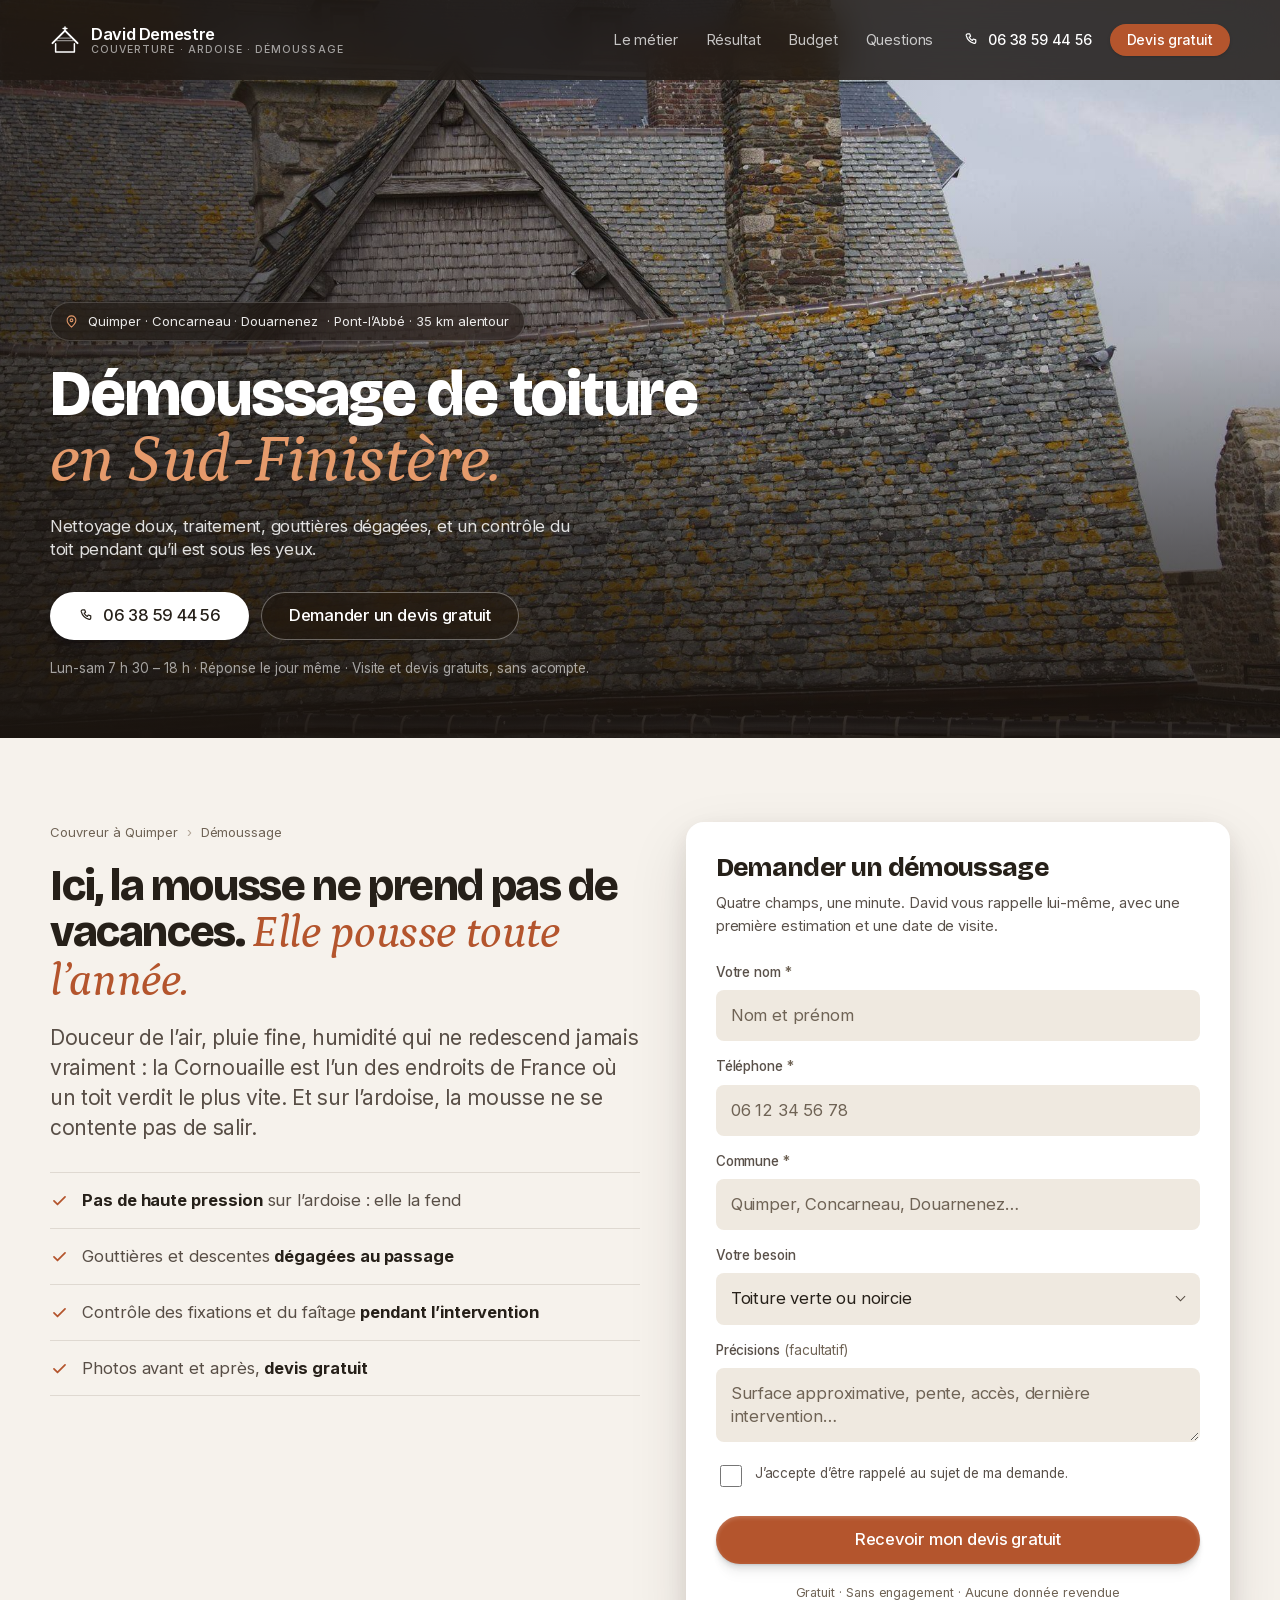
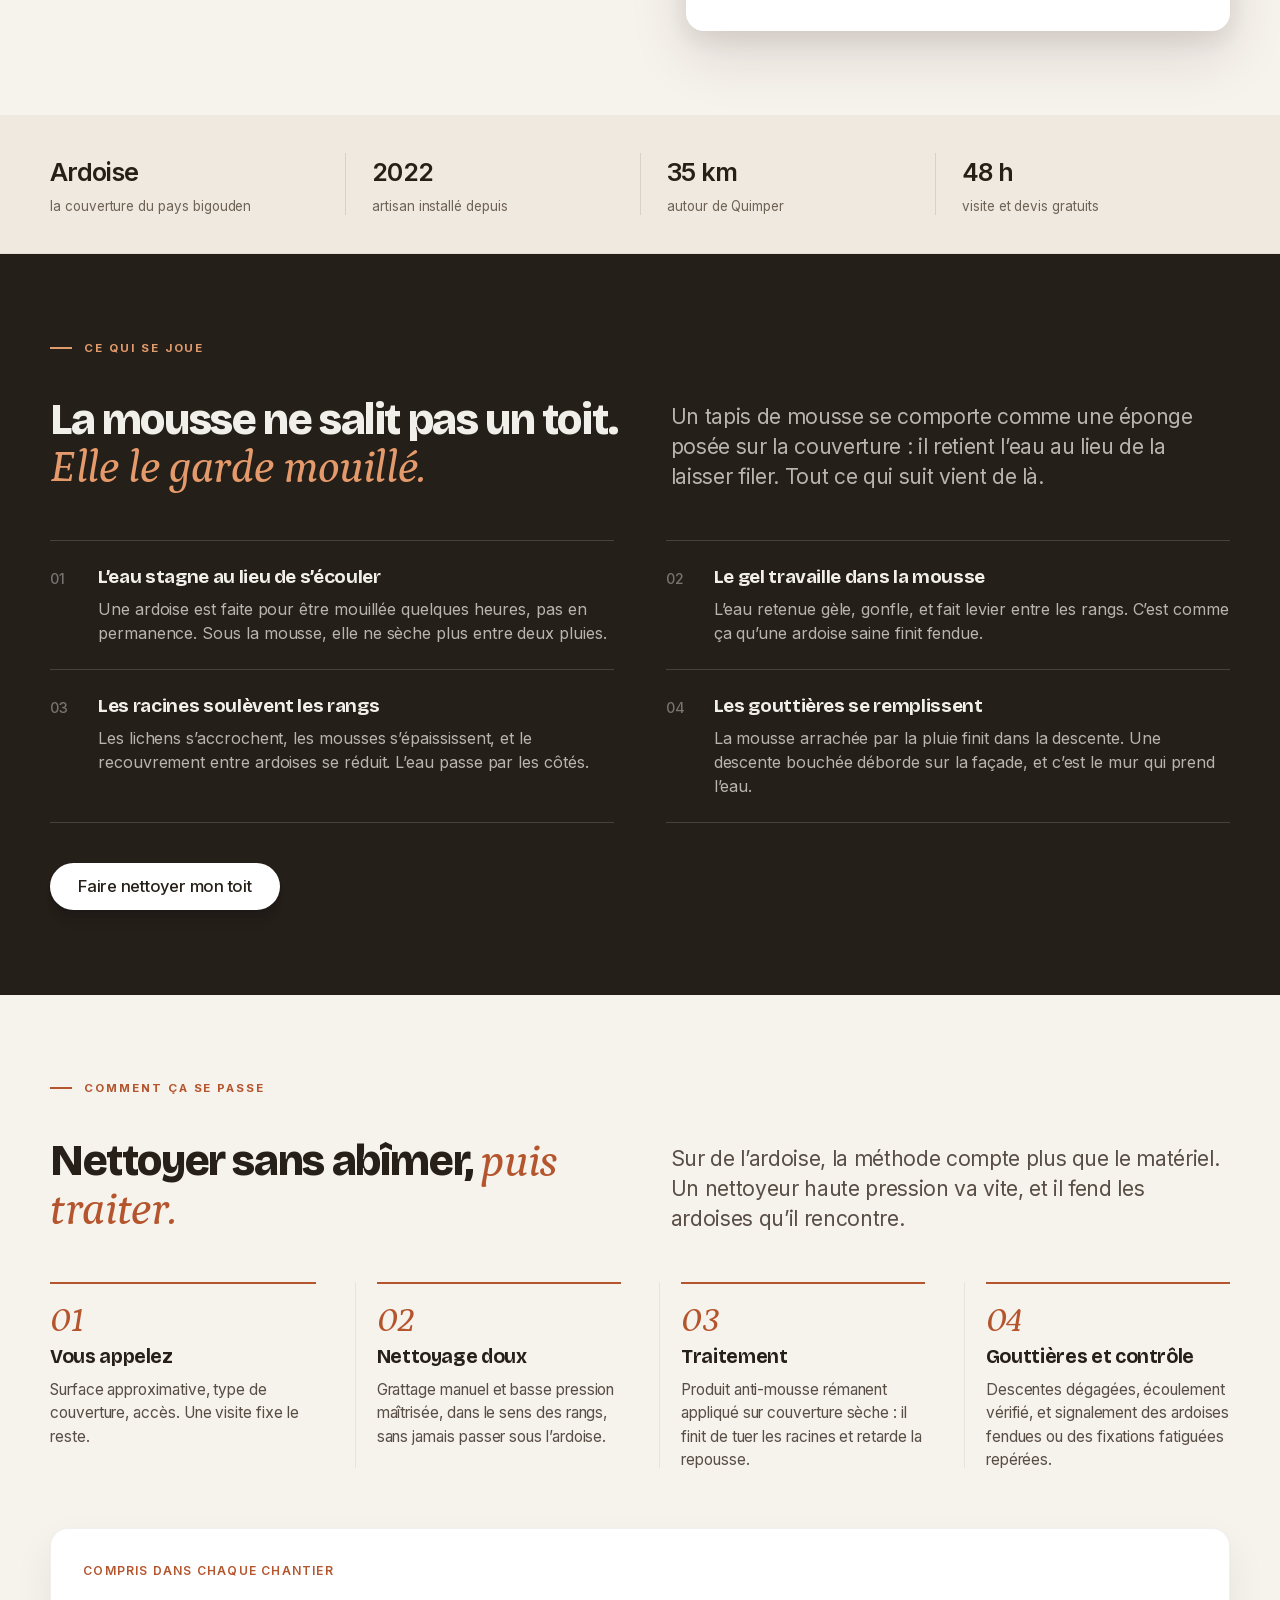
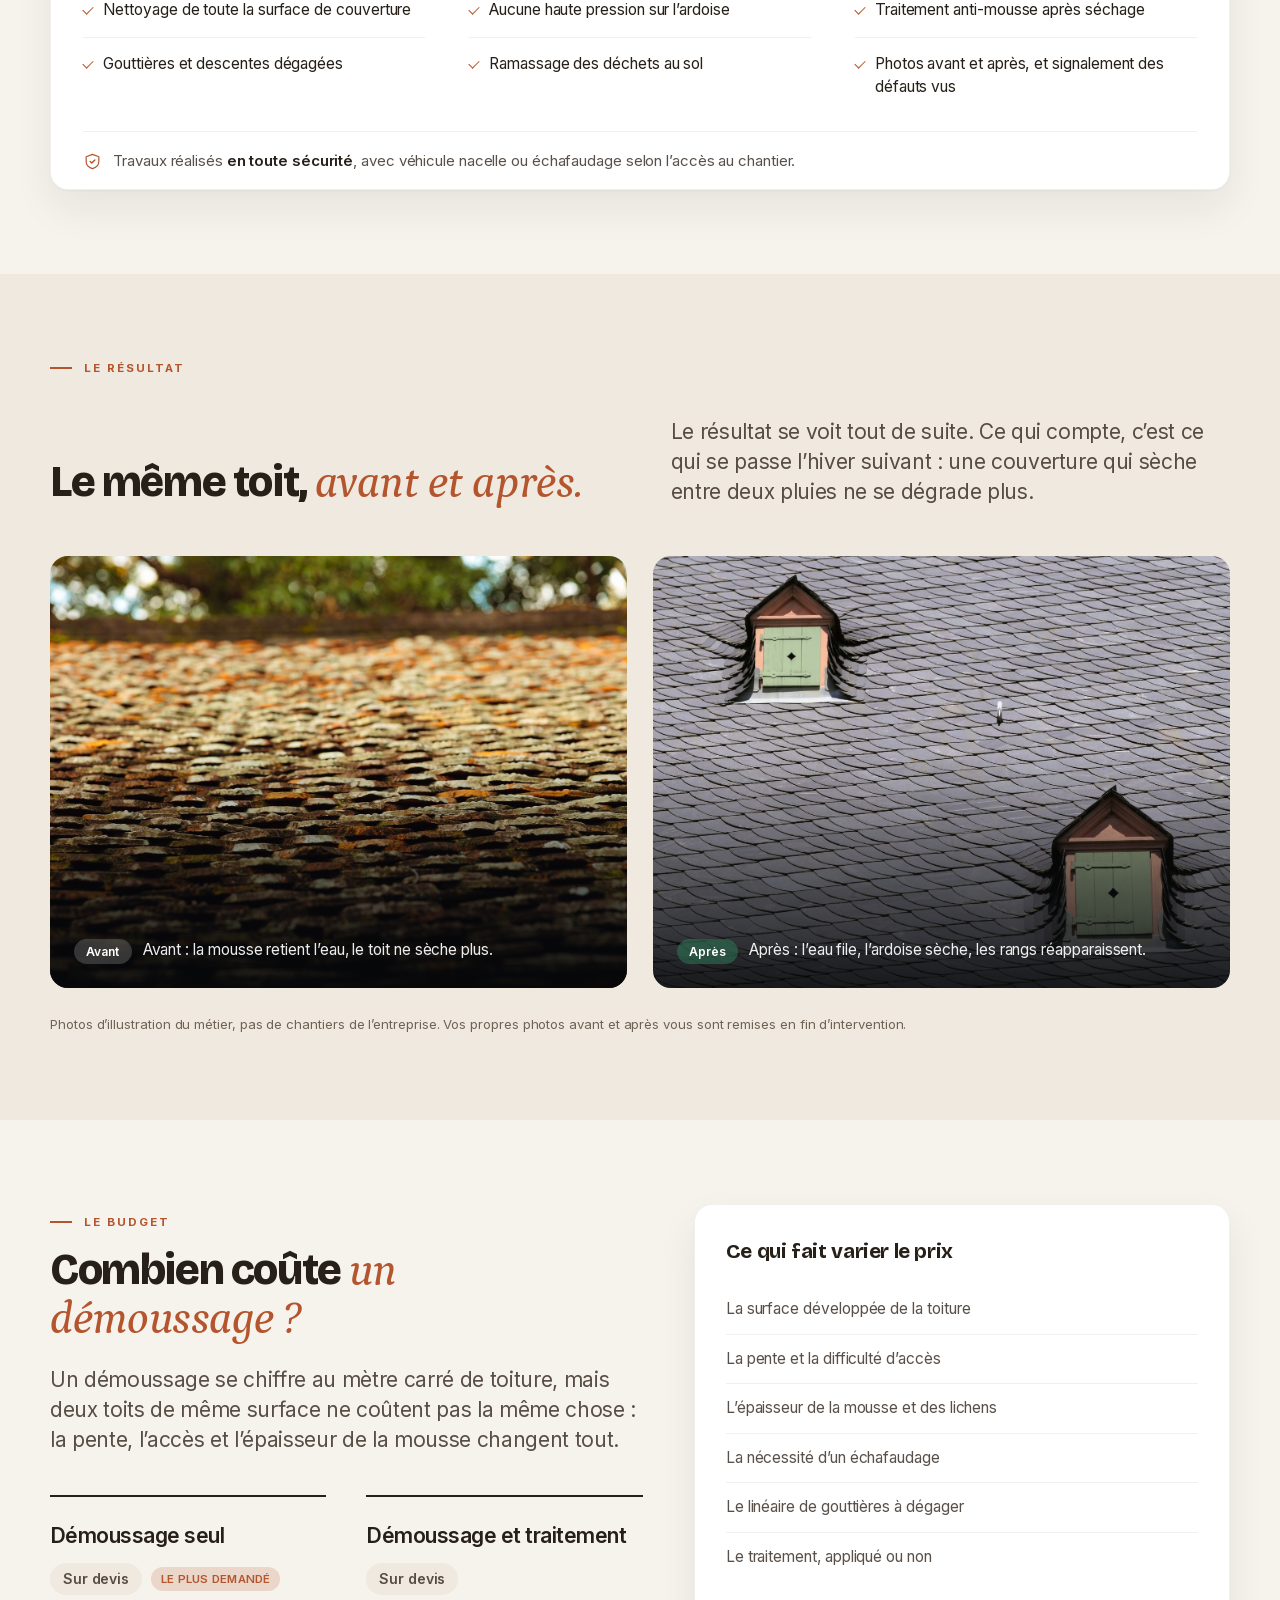
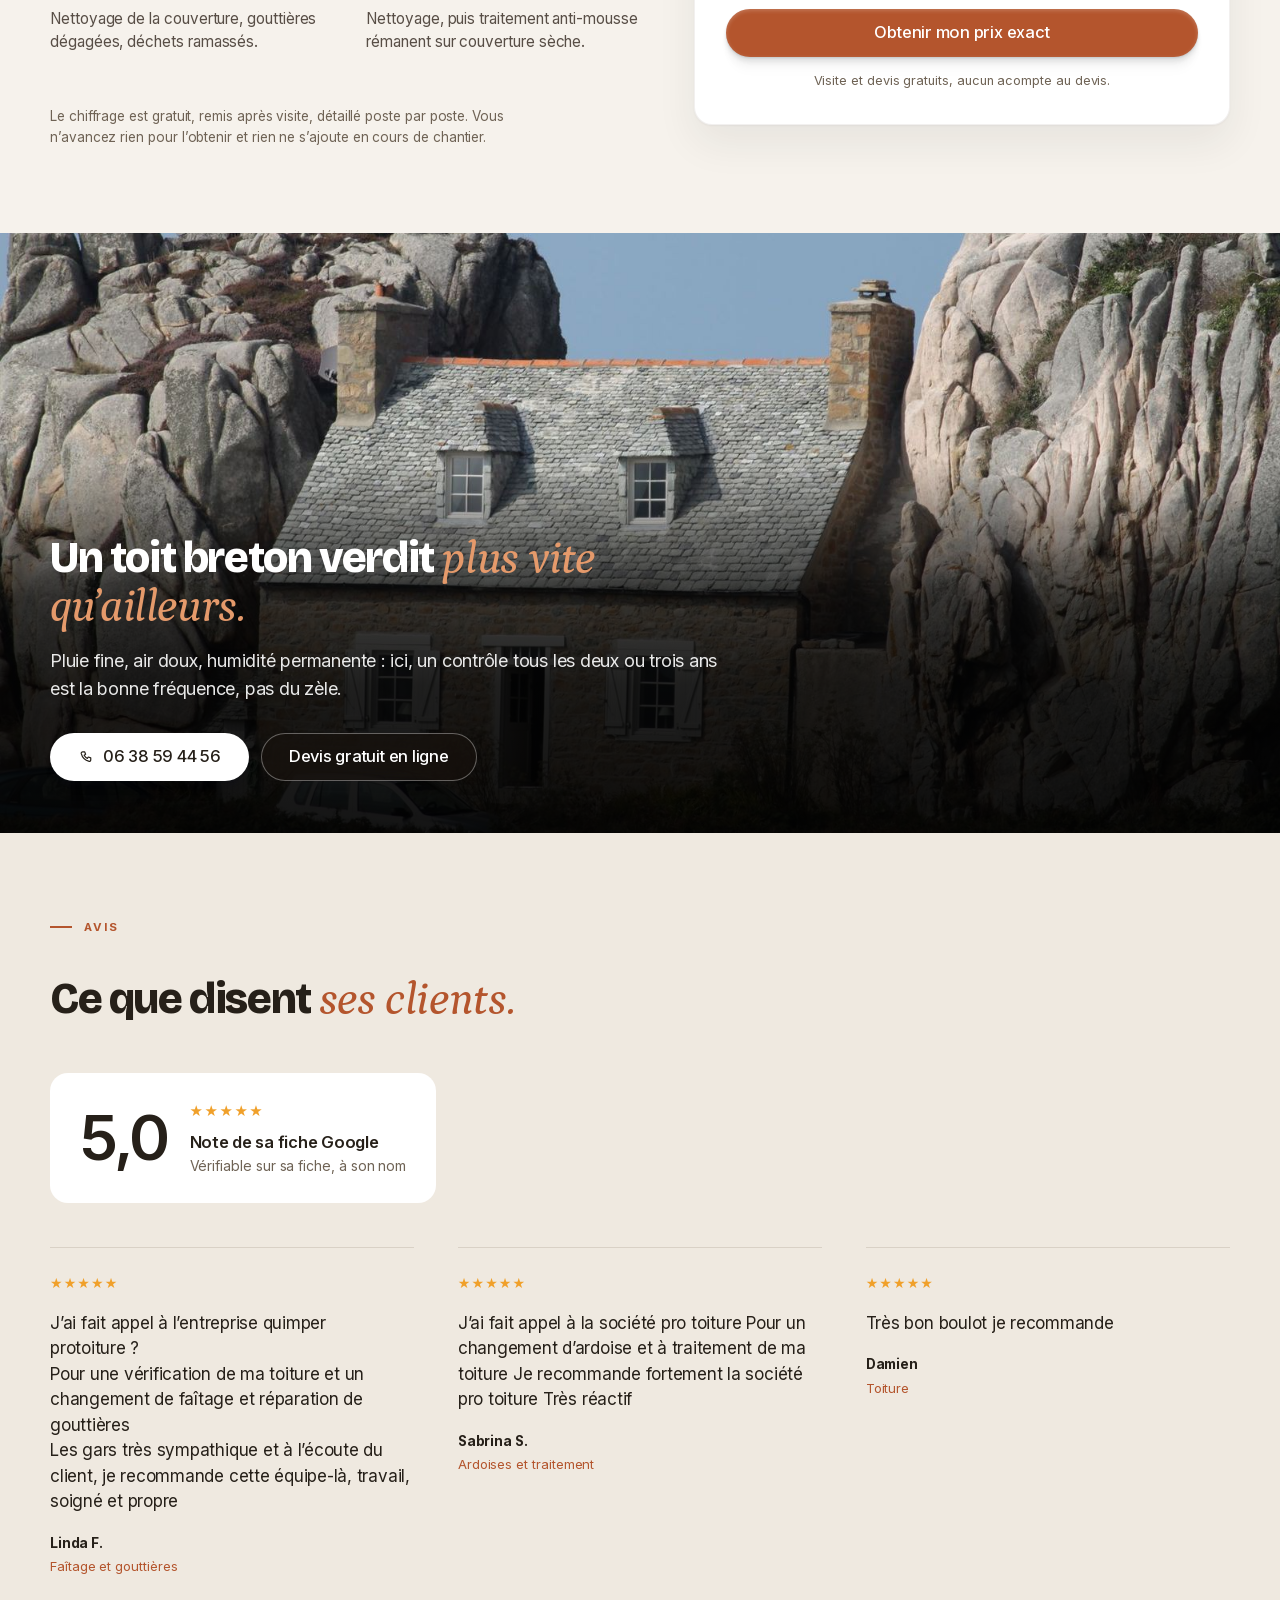
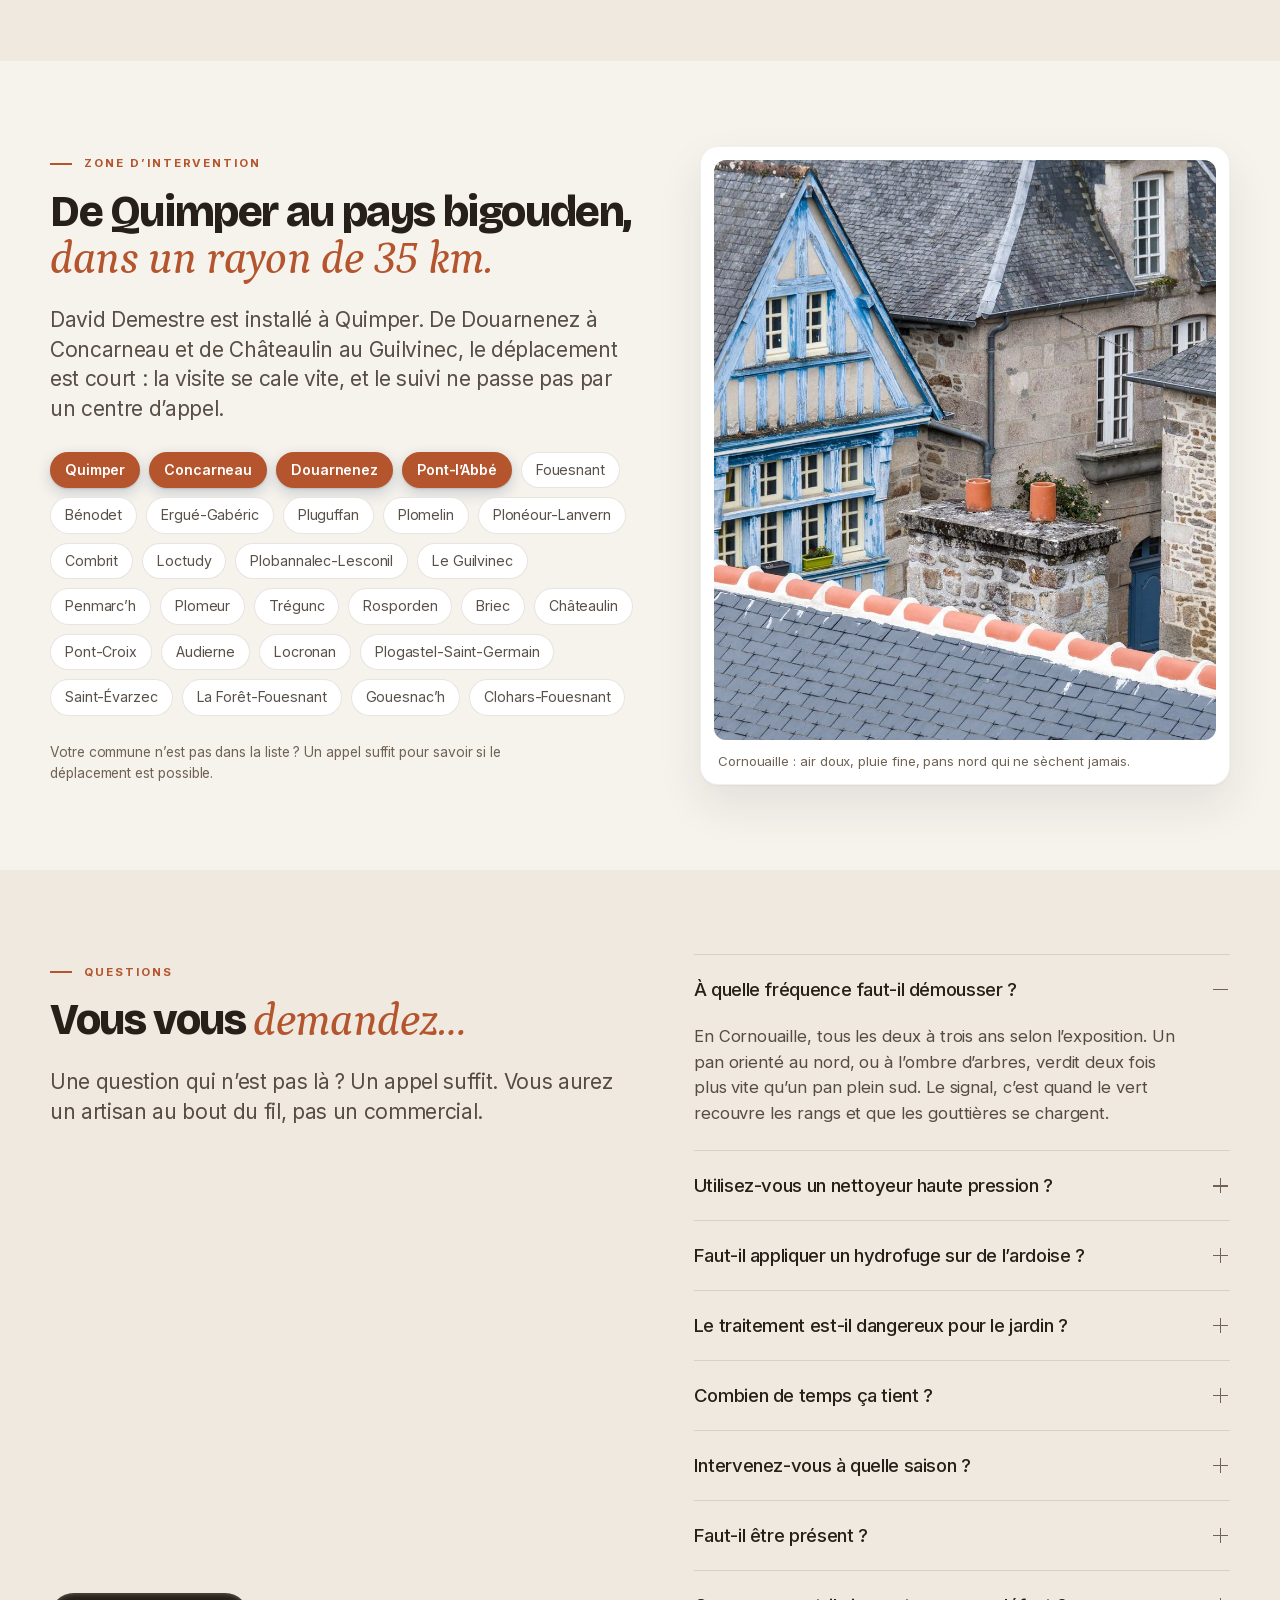
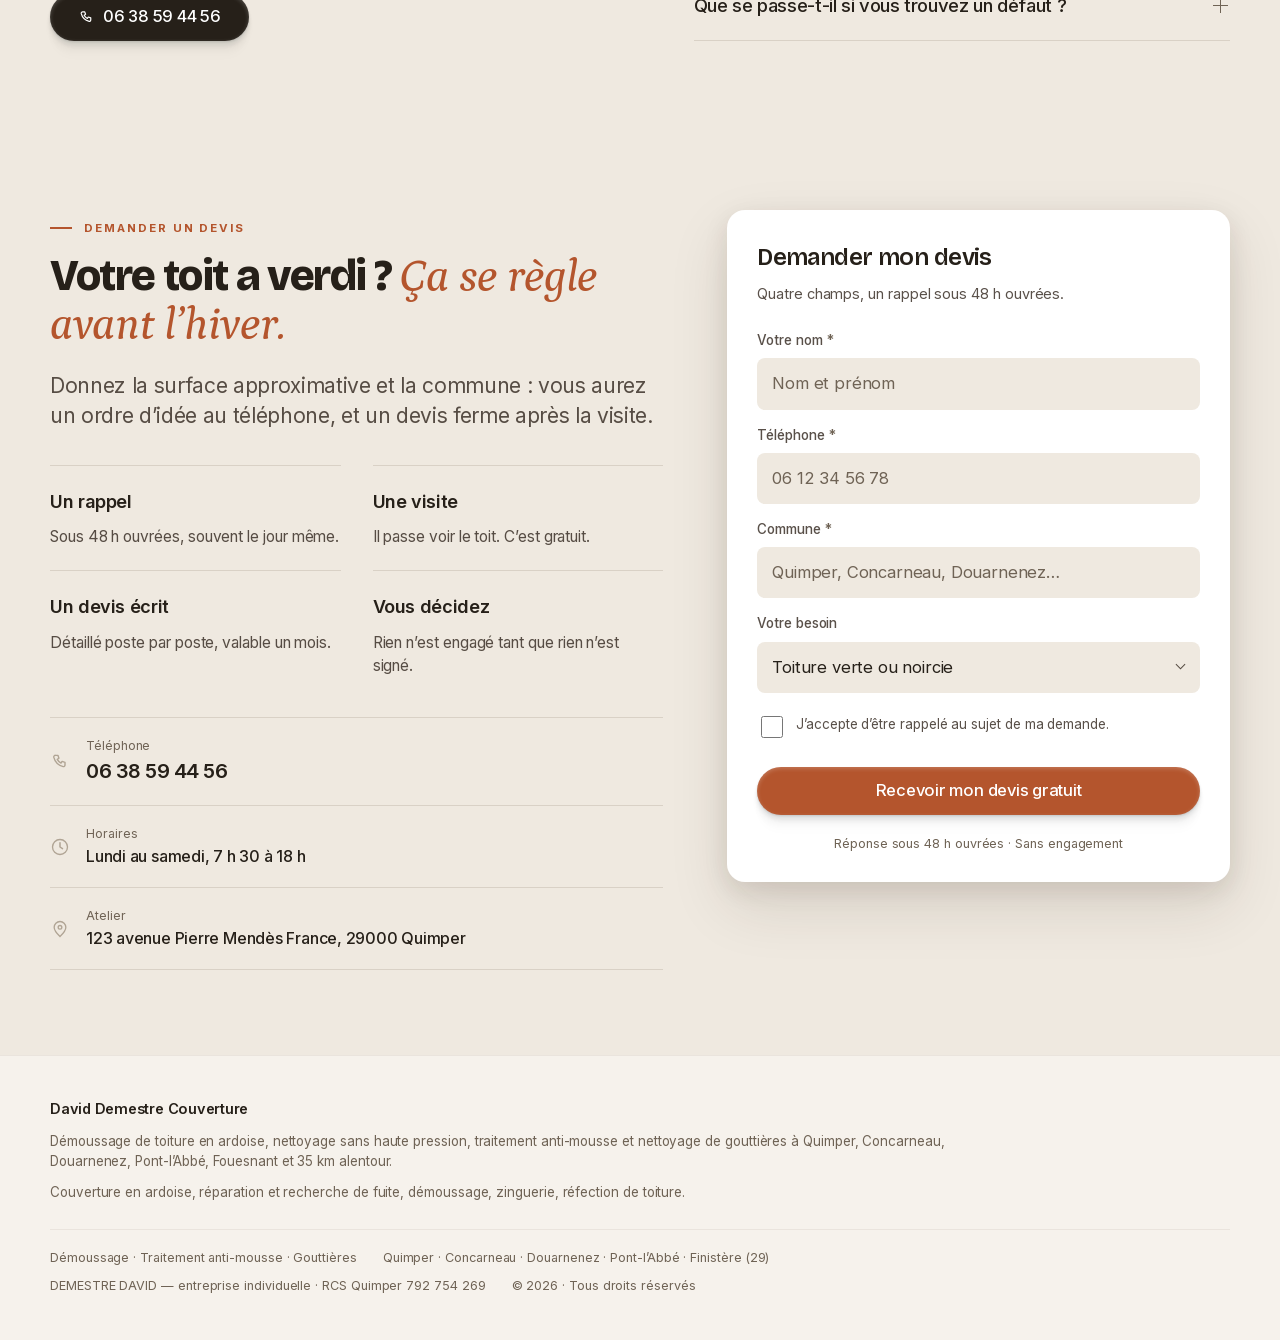
<file: demoussage-toiture-finistere/index.html>
<!DOCTYPE html>
<html lang="fr">
<head>
<meta charset="UTF-8" />
<meta name="viewport" content="width=device-width, initial-scale=1" />

<title>Démoussage de toiture en Sud-Finistère | David Demestre</title>
<meta name="description" content="Démoussage de toiture en ardoise en Sud-Finistère&nbsp;: nettoyage doux sans haute pression, gouttières dégagées. Quimper, Concarneau, Douarnenez." />

<meta name="robots" content="noindex, nofollow" />
<link rel="canonical" href="https://demestrecouverture.fr/demoussage-toiture-finistere/" />

<meta property="og:type" content="website" />
<meta property="og:locale" content="fr_FR" />
<meta property="og:title" content="Démoussage de toiture à Quimper&nbsp;: le toit respire à nouveau" />
<meta property="og:description" content="Nettoyage sans haute pression, traitement, gouttières dégagées, contrôle des fixations au passage." />
<meta property="og:url" content="https://demestrecouverture.fr/demoussage-toiture-finistere/" />
<meta property="og:image" content="https://demestrecouverture.fr/assets/img/hero-demoussage.jpg" />
<meta name="theme-color" content="#251f19" />
<meta name="geo.region" content="FR-29" />
<meta name="geo.placename" content="Quimper" />
<link rel="icon" href="/assets/favicon.svg" type="image/svg+xml" />

<link rel="stylesheet" href="/assets/styles.css?v=14" />

<script>
window.ADS_GTAG = 'AW-18467990702';
if (window.ADS_GTAG.indexOf('XXXX') === -1) {
  var s = document.createElement('script'); s.async = true;
  s.src = 'https://www.googletagmanager.com/gtag/js?id=' + window.ADS_GTAG;
  document.head.appendChild(s);
  window.dataLayer = window.dataLayer || [];
  function gtag(){dataLayer.push(arguments);}
  gtag('js', new Date());
  gtag('config', window.ADS_GTAG);
}
window.ADS_CONVERSION = 'AW-18467990702/5rtMCMj-zJAdEK7ZnOZE';        /* « Demande de devis (site) » */
window.ADS_CONVERSION_APPEL = 'AW-18467990702/5T3ECMv-zJAdEK7ZnOZE';  /* « Appel depuis le site » */
</script>

<script type="application/ld+json">
{
  "@context": "https://schema.org",
  "@type": "RoofingContractor",
  "@id": "https://demestrecouverture.fr/demoussage-toiture-finistere/#business",
  "name": "David Demestre Couverture",
  "alternateName": "DEMESTRE DAVID",
  "url": "https://demestrecouverture.fr/demoussage-toiture-finistere/",
  "telephone": "+33638594456",
  "image": "https://demestrecouverture.fr/assets/img/hero-demoussage.jpg",
  "priceRange": "€€",
  "currenciesAccepted": "EUR",
  "paymentAccepted": "Chèque, Virement, Espèces",
  "foundingDate": "2022",
  "slogan": "Un toit propre, c'est d'abord un toit qui sèche.",
  "description": "Démoussage de toiture en ardoise, nettoyage sans haute pression, traitement anti-mousse et nettoyage de gouttières à Quimper, Concarneau, Douarnenez, Pont-l'Abbé, Fouesnant et dans un rayon de 35 km.",
  "address": {"@type":"PostalAddress","streetAddress":"123 avenue Pierre Mendès France","addressLocality":"Quimper","postalCode":"29000","addressRegion":"Bretagne","addressCountry":"FR"},
  "geo": {"@type":"GeoCoordinates","latitude":47.9960,"longitude":-4.0975},
  "openingHoursSpecification": [{"@type":"OpeningHoursSpecification","dayOfWeek":["Monday","Tuesday","Wednesday","Thursday","Friday","Saturday"],"opens":"07:30","closes":"18:00"}],
  "areaServed": [{"@type":"City","name":"Quimper"},{"@type":"City","name":"Concarneau"},{"@type":"City","name":"Douarnenez"},{"@type":"City","name":"Pont-l'Abbé"},{"@type":"City","name":"Fouesnant"},{"@type":"City","name":"Bénodet"},{"@type":"City","name":"Ergué-Gabéric"},{"@type":"City","name":"Pluguffan"},{"@type":"City","name":"Plomelin"},{"@type":"City","name":"Plonéour-Lanvern"},{"@type":"City","name":"Combrit"},{"@type":"City","name":"Loctudy"},{"@type":"City","name":"Plobannalec-Lesconil"},{"@type":"City","name":"Le Guilvinec"},{"@type":"City","name":"Penmarc'h"},{"@type":"City","name":"Plomeur"}],
  "hasOfferCatalog": {
    "@type":"OfferCatalog",
    "name":"Démoussage et entretien de toiture",
    "itemListElement":[{"@type":"Offer","itemOffered":{"@type":"Service","name":"Démoussage de toiture en ardoise"}},{"@type":"Offer","itemOffered":{"@type":"Service","name":"Nettoyage doux sans haute pression"}},{"@type":"Offer","itemOffered":{"@type":"Service","name":"Traitement anti-mousse rémanent"}},{"@type":"Offer","itemOffered":{"@type":"Service","name":"Nettoyage des gouttières et des descentes"}},{"@type":"Offer","itemOffered":{"@type":"Service","name":"Contrôle des fixations pendant l'intervention"}},{"@type":"Offer","itemOffered":{"@type":"Service","name":"Reprise des ardoises fendues repérées"}}]
  }
}
</script>
<script type="application/ld+json">
{
  "@context": "https://schema.org",
  "@type": "FAQPage",
  "mainEntity": [{"@type":"Question","name":"À quelle fréquence faut-il démousser ?","acceptedAnswer":{"@type":"Answer","text":"En Cornouaille, tous les deux à trois ans selon l'exposition. Un pan orienté au nord, ou à l'ombre d'arbres, verdit deux fois plus vite qu'un pan plein sud. Le signal, c'est quand le vert recouvre les rangs et que les gouttières se chargent."}},{"@type":"Question","name":"Utilisez-vous un nettoyeur haute pression ?","acceptedAnswer":{"@type":"Answer","text":"Non sur l'ardoise. La haute pression va vite, mais elle fend les ardoises les plus fines et elle pousse l'eau sous les rangs. Le nettoyage se fait au grattage et à basse pression maîtrisée, dans le sens de l'écoulement."}},{"@type":"Question","name":"Faut-il appliquer un hydrofuge sur de l'ardoise ?","acceptedAnswer":{"@type":"Answer","text":"Non. L'hydrofuge a un sens sur une tuile en terre cuite, qui est poreuse. L'ardoise naturelle ne l'est pas : le produit ne pénètre pas et ne sert à rien d'autre qu'à gonfler la facture. Ce qui a un effet, c'est le traitement anti-mousse."}},{"@type":"Question","name":"Le traitement est-il dangereux pour le jardin ?","acceptedAnswer":{"@type":"Answer","text":"Les produits utilisés sont prévus pour la toiture et appliqués sans ruissellement excessif. Les abords sensibles, le potager et le bassin sont protégés ou évités, et l'eau de pluie récupérée ne doit pas être utilisée pendant quelques semaines."}},{"@type":"Question","name":"Combien de temps ça tient ?","acceptedAnswer":{"@type":"Answer","text":"Après nettoyage et traitement, comptez trois à cinq ans avant que la mousse redevienne visible. Sans traitement, la repousse est nettement plus rapide sur un pan ombragé."}},{"@type":"Question","name":"Intervenez-vous à quelle saison ?","acceptedAnswer":{"@type":"Answer","text":"Toute l'année, hors gel et hors grand vent. Le printemps et le début de l'automne sont les meilleures périodes : la couverture sèche assez pour que le traitement tienne."}},{"@type":"Question","name":"Faut-il être présent ?","acceptedAnswer":{"@type":"Answer","text":"Non, un accès à la propriété et un point d'eau suffisent. Les photos avant et après vous sont remises."}},{"@type":"Question","name":"Que se passe-t-il si vous trouvez un défaut ?","acceptedAnswer":{"@type":"Answer","text":"Il vous est signalé, en photo, avec un avis franc : ce qui doit être repris tout de suite, et ce qui peut attendre. Rien n'est fait en plus sans votre accord écrit."}}]
}
</script>
</head>
<body data-lp="demoussage_quimper">

<header class="topbar">
  <div class="wrap topbar-in">
    <a href="#top" class="brand" aria-label="David Demestre Couverture">
      <span class="brand-mark" aria-hidden="true"><svg viewBox="0 0 48 48" fill="none" stroke="currentColor" stroke-linecap="round" stroke-linejoin="round"><path d="M4 29 24 9l20 20" stroke-width="3.2"/><path d="M24 9V3M21 5.5h6" stroke-width="2.4"/><path d="M11 25h26M15 21h18" stroke-width="2" opacity=".5"/><path d="M9 30v13M39 30v13M9 43h30" stroke-width="2.4"/></svg></span>
      <span class="brand-txt"><b>David Demestre</b><span class="bd">Couverture · Ardoise · Démoussage</span></span>
    </a>
    <nav class="topnav" aria-label="Sections de la page">
      <a href="#prestation">Le métier</a>
      <a href="#resultat">Résultat</a>
      <a href="#prix">Budget</a>
      <a href="#faq">Questions</a>
    </nav>
    <div class="topbar-cta">
      <a href="tel:+33638594456" class="btn btn-ink btn-sm js-tel">
        <svg viewBox="0 0 24 24" fill="none" aria-hidden="true"><path d="M6.5 4h3l1.2 3.5-2 1.3a11 11 0 0 0 4.5 4.5l1.3-2 3.5 1.2v3a2 2 0 0 1-2.2 2A15.5 15.5 0 0 1 4.5 6.2 2 2 0 0 1 6.5 4Z" stroke="currentColor" stroke-width="1.7" stroke-linejoin="round"/></svg>
        06 38 59 44 56
      </a>
      <a href="#devis" class="btn btn-accent btn-sm">Devis gratuit</a>
    </div>
  </div>
</header>

<main id="top">

<header class="page-hero" id="top">
  <img class="hero-bg" src="/assets/img/hero-demoussage.jpg" alt="Toits d’ardoise d’une maison bretonne envahis de lichens jaunes"
       srcset="/assets/img/hero-demoussage-mob.jpg 900w, /assets/img/hero-demoussage.jpg 1920w"
       sizes="100vw"
       fetchpriority="high" width="1920" height="1050" />
  <div class="hero-scrim" aria-hidden="true"></div>
  <div class="wrap hero-in">
    <p class="hero-pin">
      <svg viewBox="0 0 24 24" fill="none" aria-hidden="true"><path d="M12 21s7-6.3 7-11a7 7 0 1 0-14 0c0 4.7 7 11 7 11Z" stroke="currentColor" stroke-width="1.7"/><circle cx="12" cy="10" r="2.2" stroke="currentColor" stroke-width="1.7"/></svg>
      Quimper · Concarneau · Douarnenez<span class="pin-suite"> · Pont-l’Abbé · 35 km alentour</span>
    </p>
    <h1>Démoussage de toiture <em>en Sud-Finistère.</em></h1>
    <p class="lead">Nettoyage doux, traitement, gouttières dégagées, et un contrôle du toit pendant qu’il est sous les yeux.</p>
    <div class="hero-cta">
      <a href="tel:+33638594456" class="btn btn-cream btn-lg js-tel">
        <svg viewBox="0 0 24 24" fill="none" aria-hidden="true"><path d="M6.5 4h3l1.2 3.5-2 1.3a11 11 0 0 0 4.5 4.5l1.3-2 3.5 1.2v3a2 2 0 0 1-2.2 2A15.5 15.5 0 0 1 4.5 6.2 2 2 0 0 1 6.5 4Z" stroke="currentColor" stroke-width="1.7" stroke-linejoin="round"/></svg>
        06 38 59 44 56
      </a>
      <a href="#devis" class="btn btn-glass btn-lg">Demander un devis gratuit</a>
    </div>
    <p class="lp-micro">Lun-sam 7 h 30 – 18 h · Réponse le jour même · Visite et devis gratuits, sans acompte.</p>
  </div>
</header>

<section class="section devis-sec" id="devis">
  <div class="wrap lp-grid">
    <div class="lp-copy">
      <p class="crumb">Couvreur à Quimper <span>&rsaquo;</span> Démoussage</p>
      <h2 class="h2">Ici, la mousse ne prend pas de vacances. <em>Elle pousse toute l’année.</em></h2>
      <p class="lead">Douceur de l’air, pluie fine, humidité qui ne redescend jamais vraiment&nbsp;: la Cornouaille est l’un des endroits de France où un toit verdit le plus vite. Et sur l’ardoise, la mousse ne se contente pas de salir.</p>
      <ul class="lp-points">
        <li><svg viewBox="0 0 24 24" fill="none" aria-hidden="true"><path d="m5 12.5 4.5 4.5L19 7.5" stroke="currentColor" stroke-width="2.2" stroke-linecap="round" stroke-linejoin="round"/></svg><span><b>Pas de haute pression</b> sur l’ardoise&nbsp;: elle la fend</span></li>
        <li><svg viewBox="0 0 24 24" fill="none" aria-hidden="true"><path d="m5 12.5 4.5 4.5L19 7.5" stroke="currentColor" stroke-width="2.2" stroke-linecap="round" stroke-linejoin="round"/></svg><span>Gouttières et descentes <b>dégagées au passage</b></span></li>
        <li><svg viewBox="0 0 24 24" fill="none" aria-hidden="true"><path d="m5 12.5 4.5 4.5L19 7.5" stroke="currentColor" stroke-width="2.2" stroke-linecap="round" stroke-linejoin="round"/></svg><span>Contrôle des fixations et du faîtage <b>pendant l’intervention</b></span></li>
        <li><svg viewBox="0 0 24 24" fill="none" aria-hidden="true"><path d="m5 12.5 4.5 4.5L19 7.5" stroke="currentColor" stroke-width="2.2" stroke-linecap="round" stroke-linejoin="round"/></svg><span>Photos avant et après, <b>devis gratuit</b></span></li>
      </ul>
    </div>

    <aside class="lp-form">
      <div class="form-card">
        <div class="form-head">
          <h2>Demander un démoussage</h2>
          <p>Quatre champs, une minute. David vous rappelle lui-même, avec une première estimation et une date de visite.</p>
        </div>
        <form class="js-devis" id="devis-form" novalidate>
          <input type="hidden" name="access_key" value="b92b25cc-d847-429a-a5ef-0ee66a0f4789" />
          <input type="checkbox" name="botcheck" tabindex="-1" autocomplete="off" style="display:none" aria-hidden="true" />
          
          <input type="hidden" name="gclid" /><input type="hidden" name="source" /><input type="hidden" name="campagne" /><input type="hidden" name="mot_cle" /><input type="hidden" name="page" />

          <div class="field"><label for="nom">Votre nom <span class="req">*</span></label><input id="nom" name="nom" type="text" required autocomplete="name" placeholder="Nom et prénom" /></div>
          <div class="field"><label for="tel">Téléphone <span class="req">*</span></label><input id="tel" name="tel" type="tel" required autocomplete="tel" inputmode="tel" placeholder="06 12 34 56 78" /></div>
          <div class="field"><label for="ville">Commune <span class="req">*</span></label><input id="ville" name="ville" type="text" required autocomplete="address-level2" placeholder="Quimper, Concarneau, Douarnenez…" /></div>
          <div class="field">
            <label for="besoin">Votre besoin</label>
            <div class="select-wrap">
              <select id="besoin" name="besoin">
                <option>Toiture verte ou noircie</option>
                <option>Mousse épaisse sur les ardoises</option>
                <option>Gouttières bouchées</option>
                <option>Traitement après nettoyage</option>
                <option>Entretien régulier</option>
                <option>Je ne sais pas, je veux un avis</option>
              </select>
            </div>
          </div>
          <div class="field field-opt">
            <label for="message">Précisions <span class="opt">(facultatif)</span></label>
            <textarea id="message" name="message" rows="2" placeholder="Surface approximative, pente, accès, dernière intervention…"></textarea>
          </div>

          <label class="consent"><input type="checkbox" required /> <span>J’accepte d’être rappelé au sujet de ma demande.</span></label>

          <button type="submit" class="btn btn-accent btn-lg btn-block">Recevoir mon devis gratuit</button>
          <p class="form-note">Gratuit · Sans engagement · Aucune donnée revendue</p>

          <div class="form-success" role="status">
            <b>Demande bien reçue.</b><br>David vous rappelle sous 48 h ouvrées.<br>
            <a href="tel:+33638594456" class="js-tel">Plus pressé&nbsp;? 06 38 59 44 56</a>
          </div>
          <div class="form-error" role="alert">L’envoi a échoué. Appelez directement le <a href="tel:+33638594456" class="js-tel">06 38 59 44 56</a>.</div>
        </form>
      </div>
    </aside>
  </div>
</section>

<div class="trust">
  <div class="wrap proofband">
    <div><b>Ardoise</b><span>la couverture du pays bigouden</span></div>
    <div><b>2022</b><span>artisan installé depuis</span></div>
    <div><b>35 km</b><span>autour de Quimper</span></div>
    <div><b>48 h</b><span>visite et devis gratuits</span></div>
  </div>
</div>

<section class="section section-dark" id="pourquoi">
  <div class="wrap">
    <div class="sec-head">
      <span class="kick">Ce qui se joue</span>
      <h2 class="h2">La mousse ne salit pas un toit. <em>Elle le garde mouillé.</em></h2>
      <p class="lead">Un tapis de mousse se comporte comme une éponge posée sur la couverture&nbsp;: il retient l’eau au lieu de la laisser filer. Tout ce qui suit vient de là.</p>
    </div>
    <div class="risk-list">
      <div class="risk"><span class="n">01</span><div><h3>L’eau stagne au lieu de s’écouler</h3><p>Une ardoise est faite pour être mouillée quelques heures, pas en permanence. Sous la mousse, elle ne sèche plus entre deux pluies.</p></div></div>
        <div class="risk"><span class="n">02</span><div><h3>Le gel travaille dans la mousse</h3><p>L’eau retenue gèle, gonfle, et fait levier entre les rangs. C’est comme ça qu’une ardoise saine finit fendue.</p></div></div>
        <div class="risk"><span class="n">03</span><div><h3>Les racines soulèvent les rangs</h3><p>Les lichens s’accrochent, les mousses s’épaississent, et le recouvrement entre ardoises se réduit. L’eau passe par les côtés.</p></div></div>
        <div class="risk"><span class="n">04</span><div><h3>Les gouttières se remplissent</h3><p>La mousse arrachée par la pluie finit dans la descente. Une descente bouchée déborde sur la façade, et c’est le mur qui prend l’eau.</p></div></div>
    </div>
    <a href="#devis" class="btn btn-cream btn-lg risk-cta">Faire nettoyer mon toit</a>
  </div>
</section>

<section class="section" id="prestation">
  <div class="wrap">
    <div class="sec-head">
      <span class="kick">Comment ça se passe</span>
      <h2 class="h2">Nettoyer sans abîmer, <em>puis traiter.</em></h2>
      <p class="lead">Sur de l’ardoise, la méthode compte plus que le matériel. Un nettoyeur haute pression va vite, et il fend les ardoises qu’il rencontre.</p>
    </div>
    <div class="steps">
      <div class="step"><div class="n">01</div><h3>Vous appelez</h3><p>Surface approximative, type de couverture, accès. Une visite fixe le reste.</p></div>
      <div class="step"><div class="n">02</div><h3>Nettoyage doux</h3><p>Grattage manuel et basse pression maîtrisée, dans le sens des rangs, sans jamais passer sous l’ardoise.</p></div>
      <div class="step"><div class="n">03</div><h3>Traitement</h3><p>Produit anti-mousse rémanent appliqué sur couverture sèche&nbsp;: il finit de tuer les racines et retarde la repousse.</p></div>
      <div class="step"><div class="n">04</div><h3>Gouttières et contrôle</h3><p>Descentes dégagées, écoulement vérifié, et signalement des ardoises fendues ou des fixations fatiguées repérées.</p></div>
    </div>
    <div class="incl">
      <p class="incl-title">Compris dans chaque chantier</p>
      <ul class="incl-list">
        <li>Nettoyage de toute la surface de couverture</li>
        <li>Aucune haute pression sur l’ardoise</li>
        <li>Traitement anti-mousse après séchage</li>
        <li>Gouttières et descentes dégagées</li>
        <li>Ramassage des déchets au sol</li>
        <li>Photos avant et après, et signalement des défauts vus</li>
      </ul>
      <p class="incl-note">
        <svg viewBox="0 0 24 24" fill="none" aria-hidden="true"><path d="M12 3 4 6v6c0 4.5 3.2 7.6 8 9 4.8-1.4 8-4.5 8-9V6l-8-3Z" stroke="currentColor" stroke-width="1.5" stroke-linejoin="round"/><path d="m9 12 2 2 4-4" stroke="currentColor" stroke-width="1.8" stroke-linecap="round" stroke-linejoin="round"/></svg>
        <span>Travaux réalisés <b>en toute sécurité</b>, avec véhicule nacelle ou échafaudage selon l’accès au chantier.</span>
      </p>
    </div>
  </div>
</section>

<section class="section section-warm" id="resultat">
  <div class="wrap">
    <div class="sec-head">
      <span class="kick">Le résultat</span>
      <h2 class="h2">Le même toit, <em>avant et après.</em></h2>
      <p class="lead">Le résultat se voit tout de suite. Ce qui compte, c’est ce qui se passe l’hiver suivant&nbsp;: une couverture qui sèche entre deux pluies ne se dégrade plus.</p>
    </div>
    <div class="duo">
      <figure class="shot">
        <img src="/assets/img/ardoise-lichens.jpg" alt="Gros plan de lichens installés entre les rangs d’un toit" loading="lazy" width="1400" height="1050" />
        <figcaption><span class="shot-tag">Avant</span>Avant&nbsp;: la mousse retient l’eau, le toit ne sèche plus.</figcaption>
      </figure>
      <figure class="shot">
        <img src="/assets/img/toit-ardoise-propre.jpg" alt="Toiture en ardoise nettoyée, rangs nets et réguliers" loading="lazy" width="1400" height="1050" />
        <figcaption><span class="shot-tag shot-ok">Après</span>Après&nbsp;: l’eau file, l’ardoise sèche, les rangs réapparaissent.</figcaption>
      </figure>
    </div>
    <p class="ba-note">Photos d’illustration du métier, pas de chantiers de l’entreprise. Vos propres photos avant et après vous sont remises en fin d’intervention.</p>
  </div>
</section>

<section class="section" id="prix">
  <div class="wrap split split-tight">
    <div>
      <span class="kick">Le budget</span>
      <h2 class="h2">Combien coûte <em>un démoussage&nbsp;?</em></h2>
      <p class="lead">Un démoussage se chiffre au mètre carré de toiture, mais deux toits de même surface ne coûtent pas la même chose&nbsp;: la pente, l’accès et l’épaisseur de la mousse changent tout.</p>
      
      <div class="price-cards">
        <div class="price-card featured"><span class="pc-lab">Démoussage seul</span><span class="pc-line"><span class="pc-val">Sur devis</span><span class="pc-pill">le plus demandé</span></span><p>Nettoyage de la couverture, gouttières dégagées, déchets ramassés.</p></div>
        <div class="price-card"><span class="pc-lab">Démoussage et traitement</span><span class="pc-line"><span class="pc-val">Sur devis</span></span><p>Nettoyage, puis traitement anti-mousse rémanent sur couverture sèche.</p></div>
      </div>
      <p class="price-note">Le chiffrage est gratuit, remis après visite, détaillé poste par poste. Vous n’avancez rien pour l’obtenir et rien ne s’ajoute en cours de chantier.</p>
    </div>
    <div class="price-side">
      <h3>Ce qui fait varier le prix</h3>
      <ul class="tick">
        <li>La surface développée de la toiture</li>
        <li>La pente et la difficulté d’accès</li>
        <li>L’épaisseur de la mousse et des lichens</li>
        <li>La nécessité d’un échafaudage</li>
        <li>Le linéaire de gouttières à dégager</li>
        <li>Le traitement, appliqué ou non</li>
      </ul>
      <a href="#devis" class="btn btn-accent btn-block btn-lg">Obtenir mon prix exact</a>
      <p class="price-side-note">Visite et devis gratuits, aucun acompte au devis.</p>
    </div>
  </div>
</section>

<section class="cta-band">
  <img src="/assets/img/maison-bretonne.jpg" alt="Maison bretonne en pierre couverte d’ardoise, ciel gris" loading="lazy" width="1600" height="900" />
  <div class="cta-band-in">
    <div class="wrap">
      <h2>Un toit breton verdit <em>plus vite qu’ailleurs.</em></h2>
      <p>Pluie fine, air doux, humidité permanente&nbsp;: ici, un contrôle tous les deux ou trois ans est la bonne fréquence, pas du zèle.</p>
      <div class="cta-band-btns">
        <a href="tel:+33638594456" class="btn btn-cream btn-lg js-tel">
          <svg viewBox="0 0 24 24" fill="none" aria-hidden="true"><path d="M6.5 4h3l1.2 3.5-2 1.3a11 11 0 0 0 4.5 4.5l1.3-2 3.5 1.2v3a2 2 0 0 1-2.2 2A15.5 15.5 0 0 1 4.5 6.2 2 2 0 0 1 6.5 4Z" stroke="currentColor" stroke-width="1.7" stroke-linejoin="round"/></svg>
          06 38 59 44 56
        </a>
        <a href="#devis" class="btn btn-glass btn-lg">Devis gratuit en ligne</a>
      </div>
    </div>
  </div>
</section>

<section class="section section-warm" id="avis">
  <div class="wrap">
    <div class="sec-head">
      <span class="kick">Avis</span>
      <h2 class="h2">Ce que disent <em>ses clients.</em></h2>
    </div>
    <div class="note-google">
      <span class="note-val">5,0</span>
      <span class="note-txt"><span class="stars" aria-hidden="true">★★★★★</span>
        <b>Note de sa fiche Google</b><span>Vérifiable sur sa fiche, à son nom</span></span>
    </div>
    <div class="reviews">
      <figure class="review"><div class="stars" aria-label="5 étoiles sur 5">★★★★★</div><blockquote>J’ai fait appel à l’entreprise quimper protoiture&nbsp;?<br />Pour une vérification de ma toiture et un changement de faîtage et réparation de gouttières<br />Les gars très sympathique et à l’écoute du client, je recommande cette équipe-là, travail, soigné et propre</blockquote><figcaption><b>Linda F.</b><span>Faîtage et gouttières</span></figcaption></figure>
      <figure class="review"><div class="stars" aria-label="5 étoiles sur 5">★★★★★</div><blockquote>J’ai fait appel à la société pro toiture Pour un changement d’ardoise et à traitement de ma toiture Je recommande fortement la société pro toiture  Très réactif</blockquote><figcaption><b>Sabrina S.</b><span>Ardoises et traitement</span></figcaption></figure>
      <figure class="review"><div class="stars" aria-label="5 étoiles sur 5">★★★★★</div><blockquote>Très bon boulot je recommande</blockquote><figcaption><b>Damien</b><span>Toiture</span></figcaption></figure>
    </div>
  </div>
</section>

<section class="section section-warm" id="territoire" hidden>
  <div class="wrap split">
    <div>
      <span class="kick">Le territoire</span>
      <h2 class="h2"></h2>
      <p class="lead"></p>
      <div class="secteurs">
        
      </div>
    </div>
    <div class="cadrage">
      <h3></h3>
      <p></p>
      <p class="cadrage-non"><b>Ce qu’il ne fait pas&nbsp;:</b> </p>
    </div>
  </div>
</section>

<section class="section" id="zones">
  <div class="wrap split">
    <div>
      <span class="kick">Zone d’intervention</span>
      <h2 class="h2">De Quimper au pays bigouden, <em>dans un rayon de 35&nbsp;km.</em></h2>
      <p class="lead">David Demestre est installé à Quimper. De Douarnenez à Concarneau et de Châteaulin au Guilvinec, le déplacement est court&nbsp;: la visite se cale vite, et le suivi ne passe pas par un centre d’appel.</p>
      <div class="zones">
        <span class="zone zone-main">Quimper</span>
        <span class="zone zone-main">Concarneau</span>
        <span class="zone zone-main">Douarnenez</span>
        <span class="zone zone-main">Pont-l’Abbé</span>
        <span class="zone">Fouesnant</span>
        <span class="zone">Bénodet</span>
        <span class="zone">Ergué-Gabéric</span>
        <span class="zone">Pluguffan</span>
        <span class="zone">Plomelin</span>
        <span class="zone">Plonéour-Lanvern</span>
        <span class="zone">Combrit</span>
        <span class="zone">Loctudy</span>
        <span class="zone">Plobannalec-Lesconil</span>
        <span class="zone">Le Guilvinec</span>
        <span class="zone">Penmarc’h</span>
        <span class="zone">Plomeur</span>
        <span class="zone">Trégunc</span>
        <span class="zone">Rosporden</span>
        <span class="zone">Briec</span>
        <span class="zone">Châteaulin</span>
        <span class="zone">Pont-Croix</span>
        <span class="zone">Audierne</span>
        <span class="zone">Locronan</span>
        <span class="zone">Plogastel-Saint-Germain</span>
        <span class="zone">Saint-Évarzec</span>
        <span class="zone">La Forêt-Fouesnant</span>
        <span class="zone">Gouesnac’h</span>
        <span class="zone">Clohars-Fouesnant</span>
      </div>
      <p class="zones-note">Votre commune n’est pas dans la liste&nbsp;? Un appel suffit pour savoir si le déplacement est possible.</p>
    </div>
    <figure class="frame">
      <img src="/assets/img/bourg-cornouaille.jpg" alt="Maisons aux toits d’ardoise dans un bourg de Cornouaille" loading="lazy" width="1400" height="1050" />
      <figcaption>Cornouaille&nbsp;: air doux, pluie fine, pans nord qui ne sèchent jamais.</figcaption>
    </figure>
  </div>
</section>

<section class="section section-warm" id="faq">
  <div class="wrap split split-tight">
    <div class="faq-intro">
      <div class="faq-intro-in">
      <span class="kick">Questions</span>
      <h2 class="h2">Vous vous <em>demandez…</em></h2>
      <p class="lead">Une question qui n’est pas là&nbsp;? Un appel suffit. Vous aurez un artisan au bout du fil, pas un commercial.</p>
      </div>
      <a href="tel:+33638594456" class="btn btn-ink btn-lg js-tel faq-tel">
        <svg viewBox="0 0 24 24" fill="none" aria-hidden="true"><path d="M6.5 4h3l1.2 3.5-2 1.3a11 11 0 0 0 4.5 4.5l1.3-2 3.5 1.2v3a2 2 0 0 1-2.2 2A15.5 15.5 0 0 1 4.5 6.2 2 2 0 0 1 6.5 4Z" stroke="currentColor" stroke-width="1.7" stroke-linejoin="round"/></svg>
        06 38 59 44 56
      </a>
    </div>
    <div class="faq">
      <details open><summary>À quelle fréquence faut-il démousser&nbsp;?<span class="pm"></span></summary><div class="ans">En Cornouaille, tous les deux à trois ans selon l’exposition. Un pan orienté au nord, ou à l’ombre d’arbres, verdit deux fois plus vite qu’un pan plein sud. Le signal, c’est quand le vert recouvre les rangs et que les gouttières se chargent.</div></details>
      <details><summary>Utilisez-vous un nettoyeur haute pression&nbsp;?<span class="pm"></span></summary><div class="ans">Non sur l’ardoise. La haute pression va vite, mais elle fend les ardoises les plus fines et elle pousse l’eau sous les rangs. Le nettoyage se fait au grattage et à basse pression maîtrisée, dans le sens de l’écoulement.</div></details>
      <details><summary>Faut-il appliquer un hydrofuge sur de l’ardoise&nbsp;?<span class="pm"></span></summary><div class="ans">Non. L’hydrofuge a un sens sur une tuile en terre cuite, qui est poreuse. L’ardoise naturelle ne l’est pas&nbsp;: le produit ne pénètre pas et ne sert à rien d’autre qu’à gonfler la facture. Ce qui a un effet, c’est le traitement anti-mousse.</div></details>
      <details><summary>Le traitement est-il dangereux pour le jardin&nbsp;?<span class="pm"></span></summary><div class="ans">Les produits utilisés sont prévus pour la toiture et appliqués sans ruissellement excessif. Les abords sensibles, le potager et le bassin sont protégés ou évités, et l’eau de pluie récupérée ne doit pas être utilisée pendant quelques semaines.</div></details>
      <details><summary>Combien de temps ça tient&nbsp;?<span class="pm"></span></summary><div class="ans">Après nettoyage et traitement, comptez trois à cinq ans avant que la mousse redevienne visible. Sans traitement, la repousse est nettement plus rapide sur un pan ombragé.</div></details>
      <details><summary>Intervenez-vous à quelle saison&nbsp;?<span class="pm"></span></summary><div class="ans">Toute l’année, hors gel et hors grand vent. Le printemps et le début de l’automne sont les meilleures périodes&nbsp;: la couverture sèche assez pour que le traitement tienne.</div></details>
      <details><summary>Faut-il être présent&nbsp;?<span class="pm"></span></summary><div class="ans">Non, un accès à la propriété et un point d’eau suffisent. Les photos avant et après vous sont remises.</div></details>
      <details><summary>Que se passe-t-il si vous trouvez un défaut&nbsp;?<span class="pm"></span></summary><div class="ans">Il vous est signalé, en photo, avec un avis franc&nbsp;: ce qui doit être repris tout de suite, et ce qui peut attendre. Rien n’est fait en plus sans votre accord écrit.</div></details>
    </div>
  </div>
</section>

<section class="section final" id="contact">
  <div class="wrap final-in">
    <div class="final-copy">
      <span class="kick">Demander un devis</span>
      <h2 class="h2">Votre toit a verdi&nbsp;? <em>Ça se règle avant l’hiver.</em></h2>
      <p class="lead">Donnez la surface approximative et la commune&nbsp;: vous aurez un ordre d’idée au téléphone, et un devis ferme après la visite.</p>
      <div class="after">
        <div class="after-item"><b>Un rappel</b><p>Sous 48 h ouvrées, souvent le jour même.</p></div>
        <div class="after-item"><b>Une visite</b><p>Il passe voir le toit. C’est gratuit.</p></div>
        <div class="after-item"><b>Un devis écrit</b><p>Détaillé poste par poste, valable un mois.</p></div>
        <div class="after-item"><b>Vous décidez</b><p>Rien n’est engagé tant que rien n’est signé.</p></div>
      </div>
      <div class="final-contacts">
        <a class="fc js-tel" href="tel:+33638594456"><span class="ic"><svg viewBox="0 0 24 24" fill="none"><path d="M6.5 4h3l1.2 3.5-2 1.3a11 11 0 0 0 4.5 4.5l1.3-2 3.5 1.2v3a2 2 0 0 1-2.2 2A15.5 15.5 0 0 1 4.5 6.2 2 2 0 0 1 6.5 4Z" stroke="currentColor" stroke-width="1.7" stroke-linejoin="round"/></svg></span><span><span class="l">Téléphone</span><span class="v">06 38 59 44 56</span></span></a>
        <div class="fc"><span class="ic"><svg viewBox="0 0 24 24" fill="none"><path d="M12 7v5l3 2" stroke="currentColor" stroke-width="1.8" stroke-linecap="round" stroke-linejoin="round"/><circle cx="12" cy="12" r="9" stroke="currentColor" stroke-width="1.6"/></svg></span><span><span class="l">Horaires</span><span class="v small">Lundi au samedi, 7 h 30 à 18 h</span></span></div>
        <div class="fc"><span class="ic"><svg viewBox="0 0 24 24" fill="none"><path d="M12 21s7-6.3 7-11a7 7 0 1 0-14 0c0 4.7 7 11 7 11Z" stroke="currentColor" stroke-width="1.6"/><circle cx="12" cy="10" r="2.2" stroke="currentColor" stroke-width="1.6"/></svg></span><span><span class="l">Atelier</span><span class="v small">123 avenue Pierre Mendès France, 29000 Quimper</span></span></div>
      </div>
    </div>
    <a href="#devis" class="btn btn-accent btn-lg btn-block final-jump">Demander mon devis gratuit</a>
    <div class="final-form">
      <div class="form-head">
        <h3>Demander mon devis</h3>
        <p>Quatre champs, un rappel sous 48 h ouvrées.</p>
      </div>
      <form class="js-devis" id="devis-form-bas" novalidate>
        <input type="hidden" name="access_key" value="b92b25cc-d847-429a-a5ef-0ee66a0f4789" />
        <input type="checkbox" name="botcheck" tabindex="-1" autocomplete="off" style="display:none" aria-hidden="true" />
        <input type="hidden" name="gclid" /><input type="hidden" name="source" /><input type="hidden" name="campagne" /><input type="hidden" name="mot_cle" /><input type="hidden" name="page" />

        <div class="field"><label for="nom2">Votre nom <span class="req">*</span></label><input id="nom2" name="nom" type="text" required autocomplete="name" placeholder="Nom et prénom" /></div>
        <div class="field"><label for="tel2">Téléphone <span class="req">*</span></label><input id="tel2" name="tel" type="tel" required autocomplete="tel" inputmode="tel" placeholder="06 12 34 56 78" /></div>
        <div class="field"><label for="ville2">Commune <span class="req">*</span></label><input id="ville2" name="ville" type="text" required autocomplete="address-level2" placeholder="Quimper, Concarneau, Douarnenez…" /></div>
        <div class="field">
          <label for="besoin2">Votre besoin</label>
          <div class="select-wrap">
            <select id="besoin2" name="besoin">
              <option>Toiture verte ou noircie</option>
                <option>Mousse épaisse sur les ardoises</option>
                <option>Gouttières bouchées</option>
                <option>Traitement après nettoyage</option>
                <option>Entretien régulier</option>
                <option>Je ne sais pas, je veux un avis</option>
            </select>
          </div>
        </div>
        <label class="consent"><input type="checkbox" required /> <span>J’accepte d’être rappelé au sujet de ma demande.</span></label>
        <button type="submit" class="btn btn-accent btn-lg btn-block">Recevoir mon devis gratuit</button>
        <p class="form-note">Réponse sous 48 h ouvrées · Sans engagement</p>
        <div class="form-success" role="status"><b>Demande bien reçue.</b><br>David vous rappelle sous 48 h ouvrées.<br><a href="tel:+33638594456">Plus pressé&nbsp;? 06 38 59 44 56</a></div>
        <div class="form-error" role="alert">L’envoi a échoué. Appelez directement le <a href="tel:+33638594456">06 38 59 44 56</a>.</div>
      </form>
    </div>
  </div>
</section>

</main>

<footer class="footer">
  <div class="wrap footer-in">
    <div>
      <b>David Demestre Couverture</b>
      <p>Démoussage de toiture en ardoise, nettoyage sans haute pression, traitement anti-mousse et nettoyage de gouttières à Quimper, Concarneau, Douarnenez, Pont-l’Abbé, Fouesnant et 35 km alentour.</p>
      <p>Couverture en ardoise, réparation et recherche de fuite, démoussage, zinguerie, réfection de toiture.</p>
    </div>
    
    <div class="footer-legal">
      <span>Démoussage · Traitement anti-mousse · Gouttières</span>
      <span>Quimper · Concarneau · Douarnenez · Pont-l’Abbé · Finistère (29)</span>
      <span>DEMESTRE DAVID — entreprise individuelle · RCS Quimper 792 754 269</span>
      <span>© <span id="year">2026</span> · Tous droits réservés</span>
    </div>
  </div>
</footer>

<div class="callbar">
  <a href="tel:+33638594456" class="call js-tel"><svg viewBox="0 0 24 24" fill="none"><path d="M6.5 4h3l1.2 3.5-2 1.3a11 11 0 0 0 4.5 4.5l1.3-2 3.5 1.2v3a2 2 0 0 1-2.2 2A15.5 15.5 0 0 1 4.5 6.2 2 2 0 0 1 6.5 4Z" stroke="currentColor" stroke-width="1.8" stroke-linejoin="round"/></svg>Appeler</a>
  <a href="#devis" class="quote">Devis gratuit</a>
</div>

<script src="/assets/script.js?v=2" defer></script>
</body>
</html>
</file>
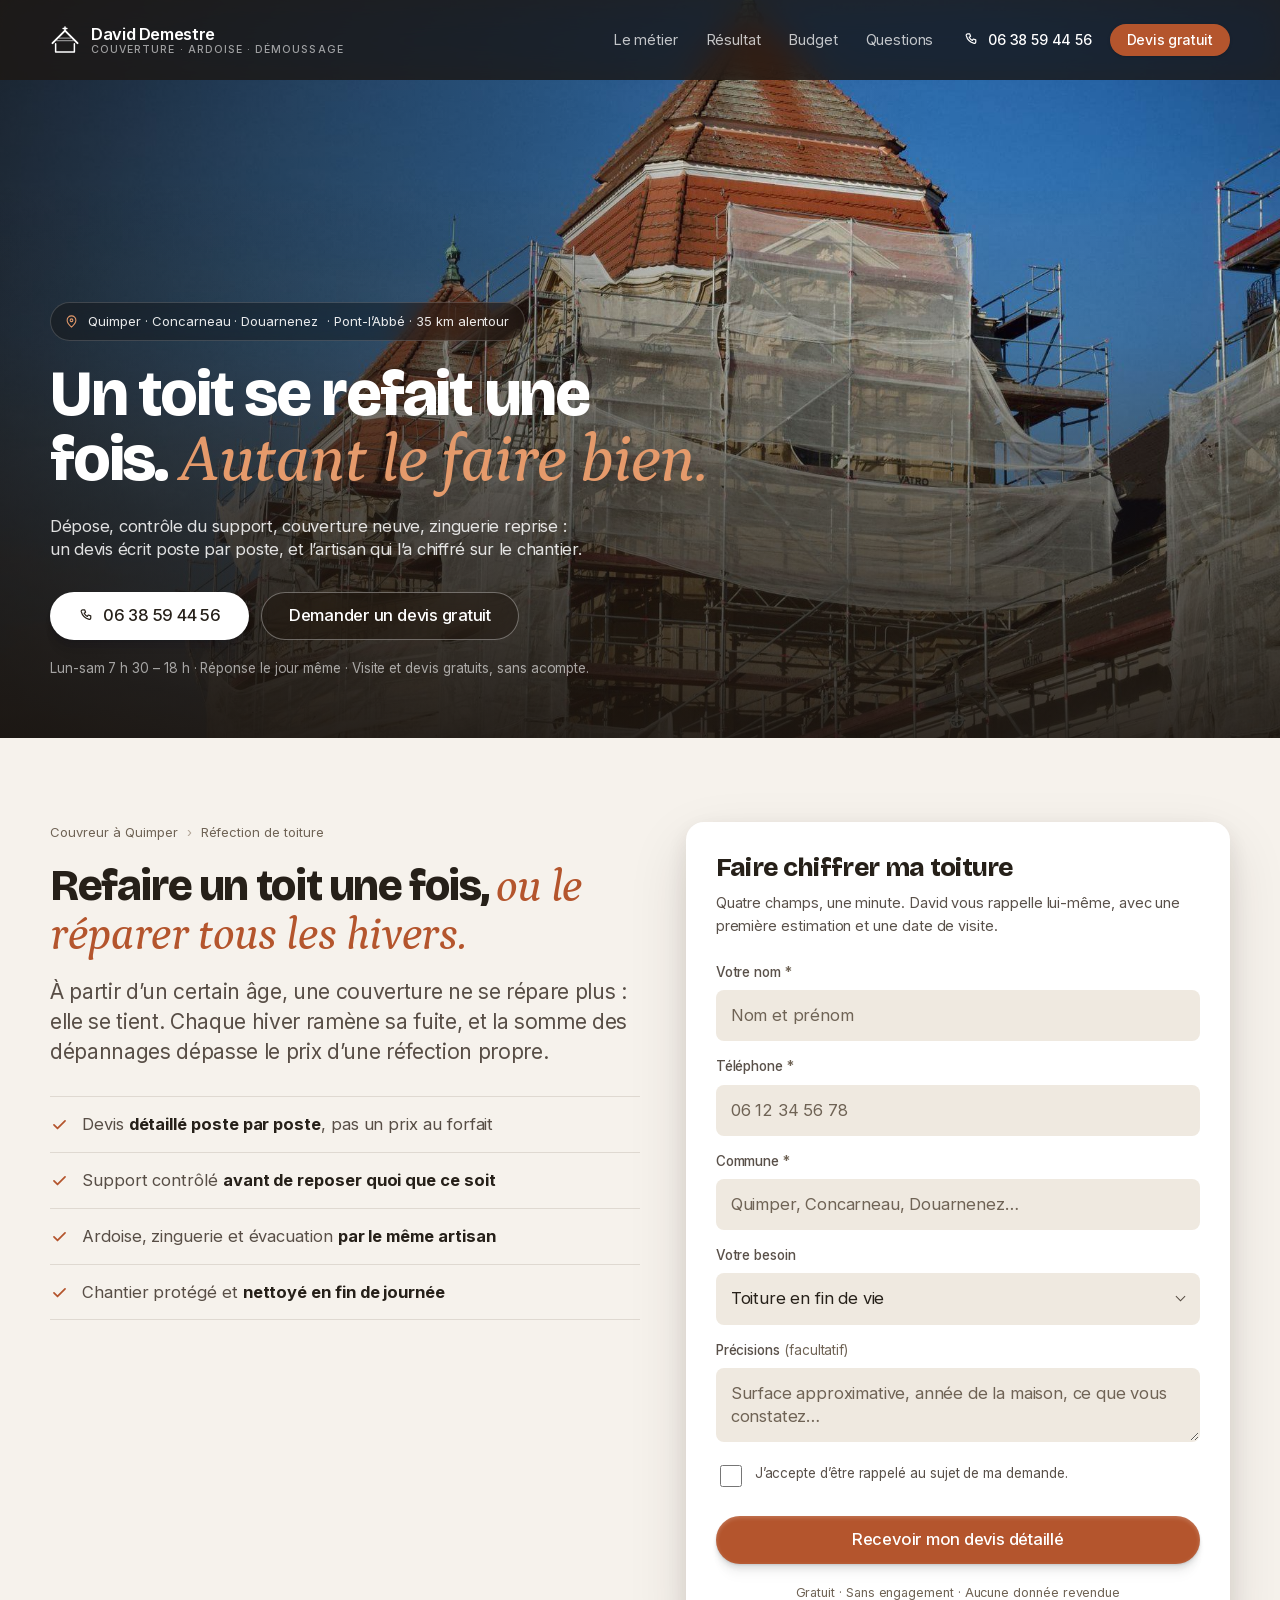
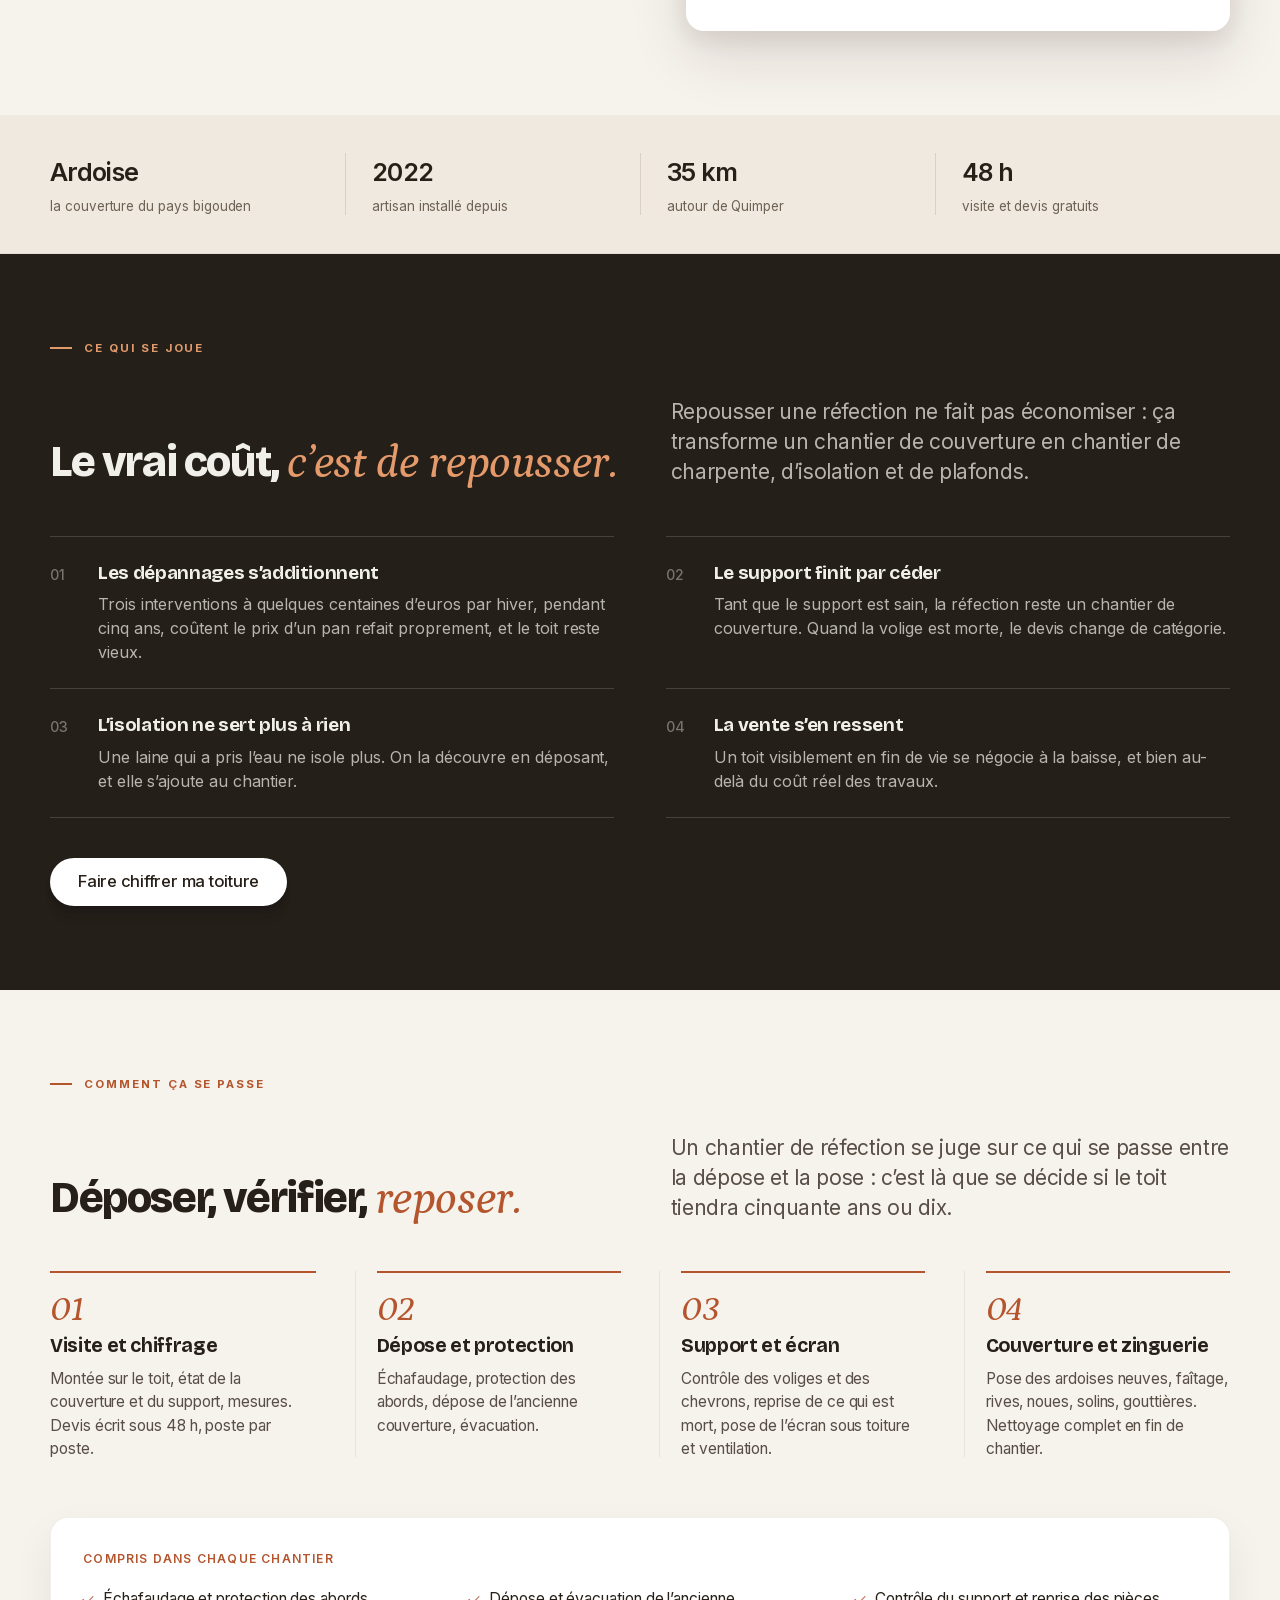
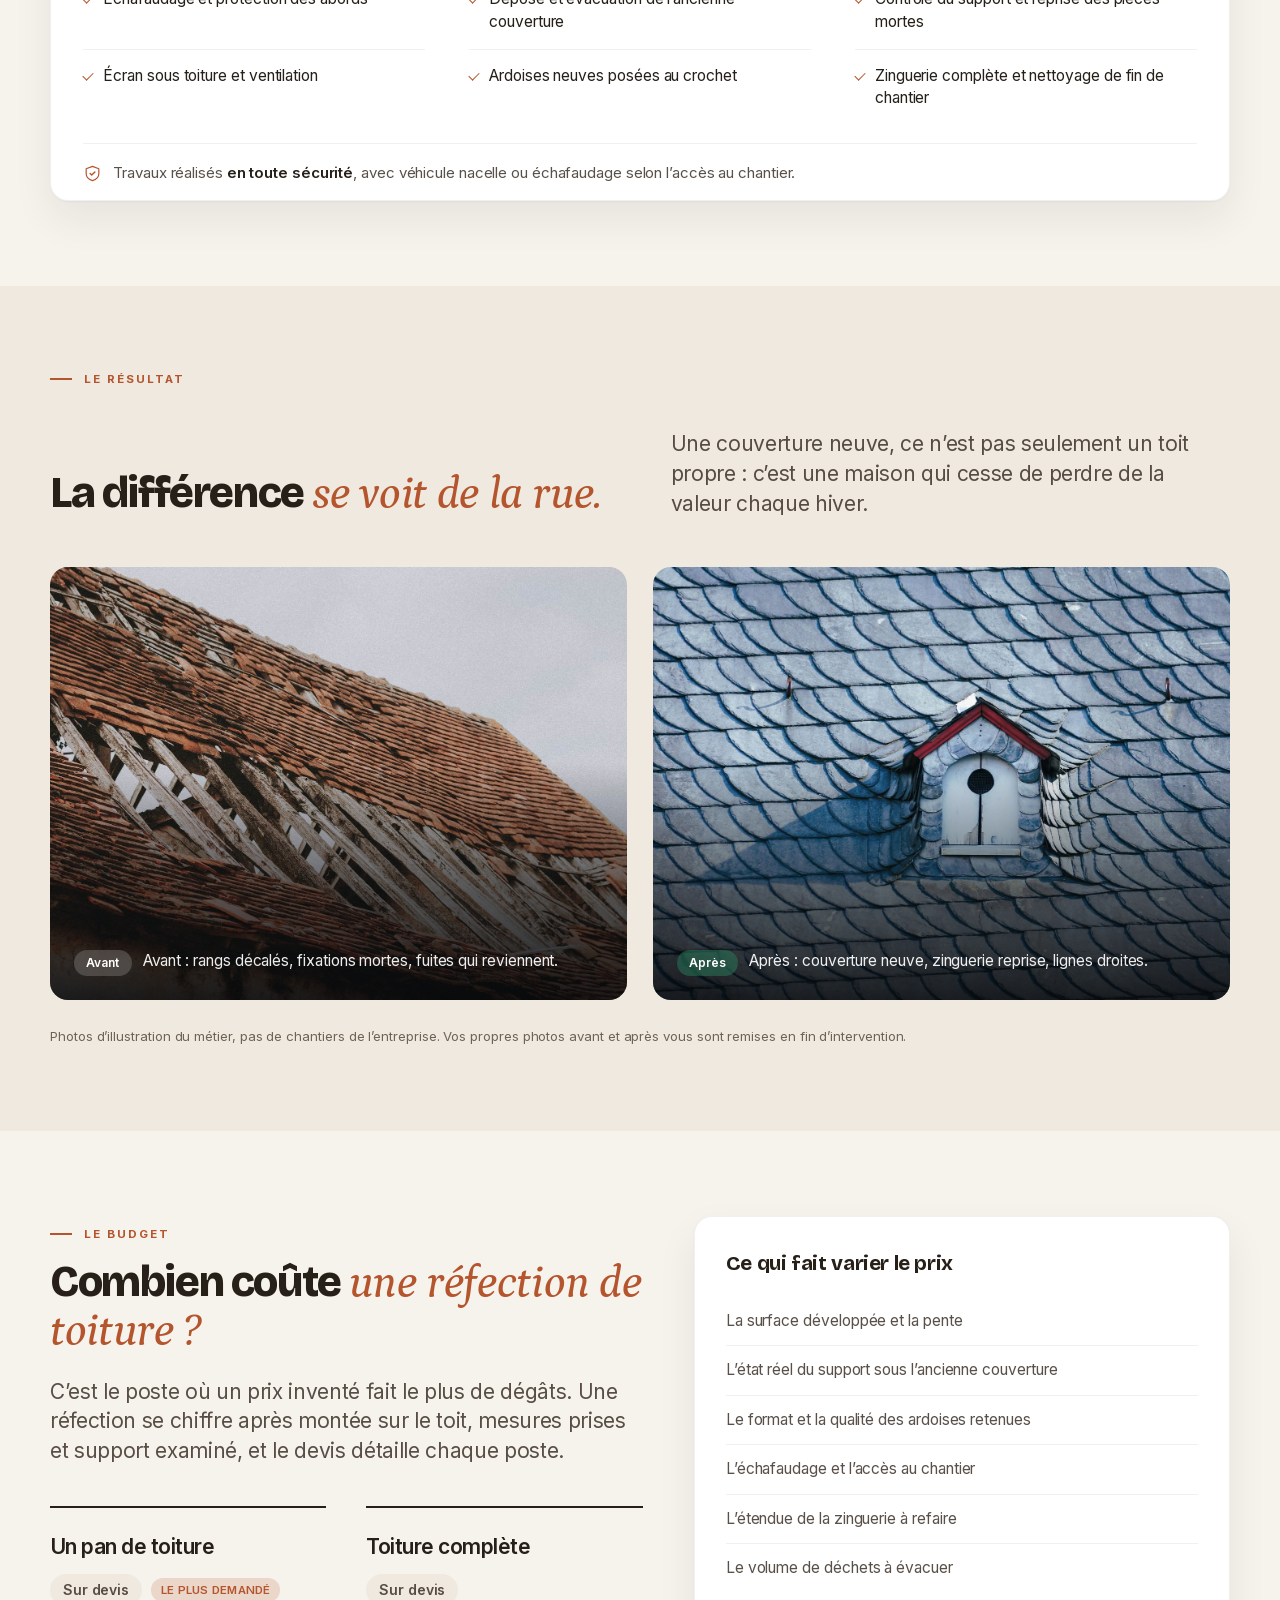
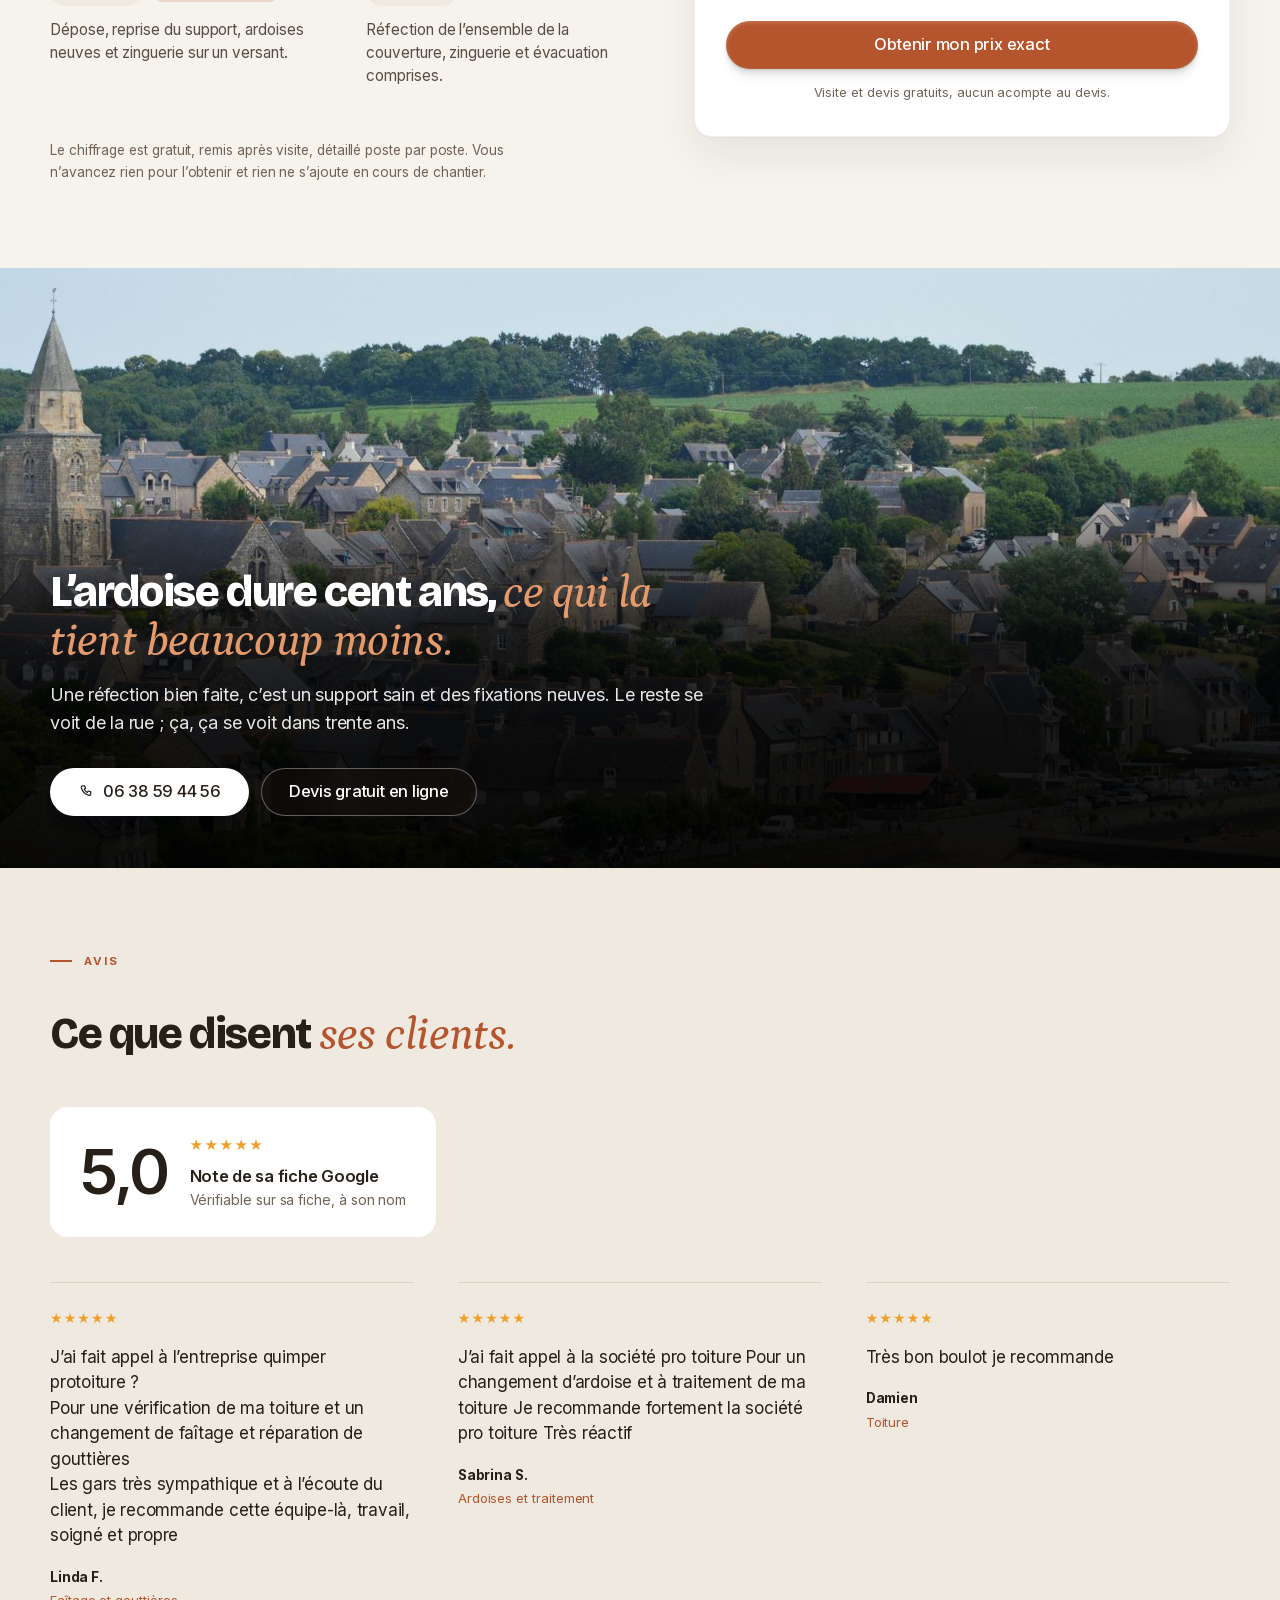
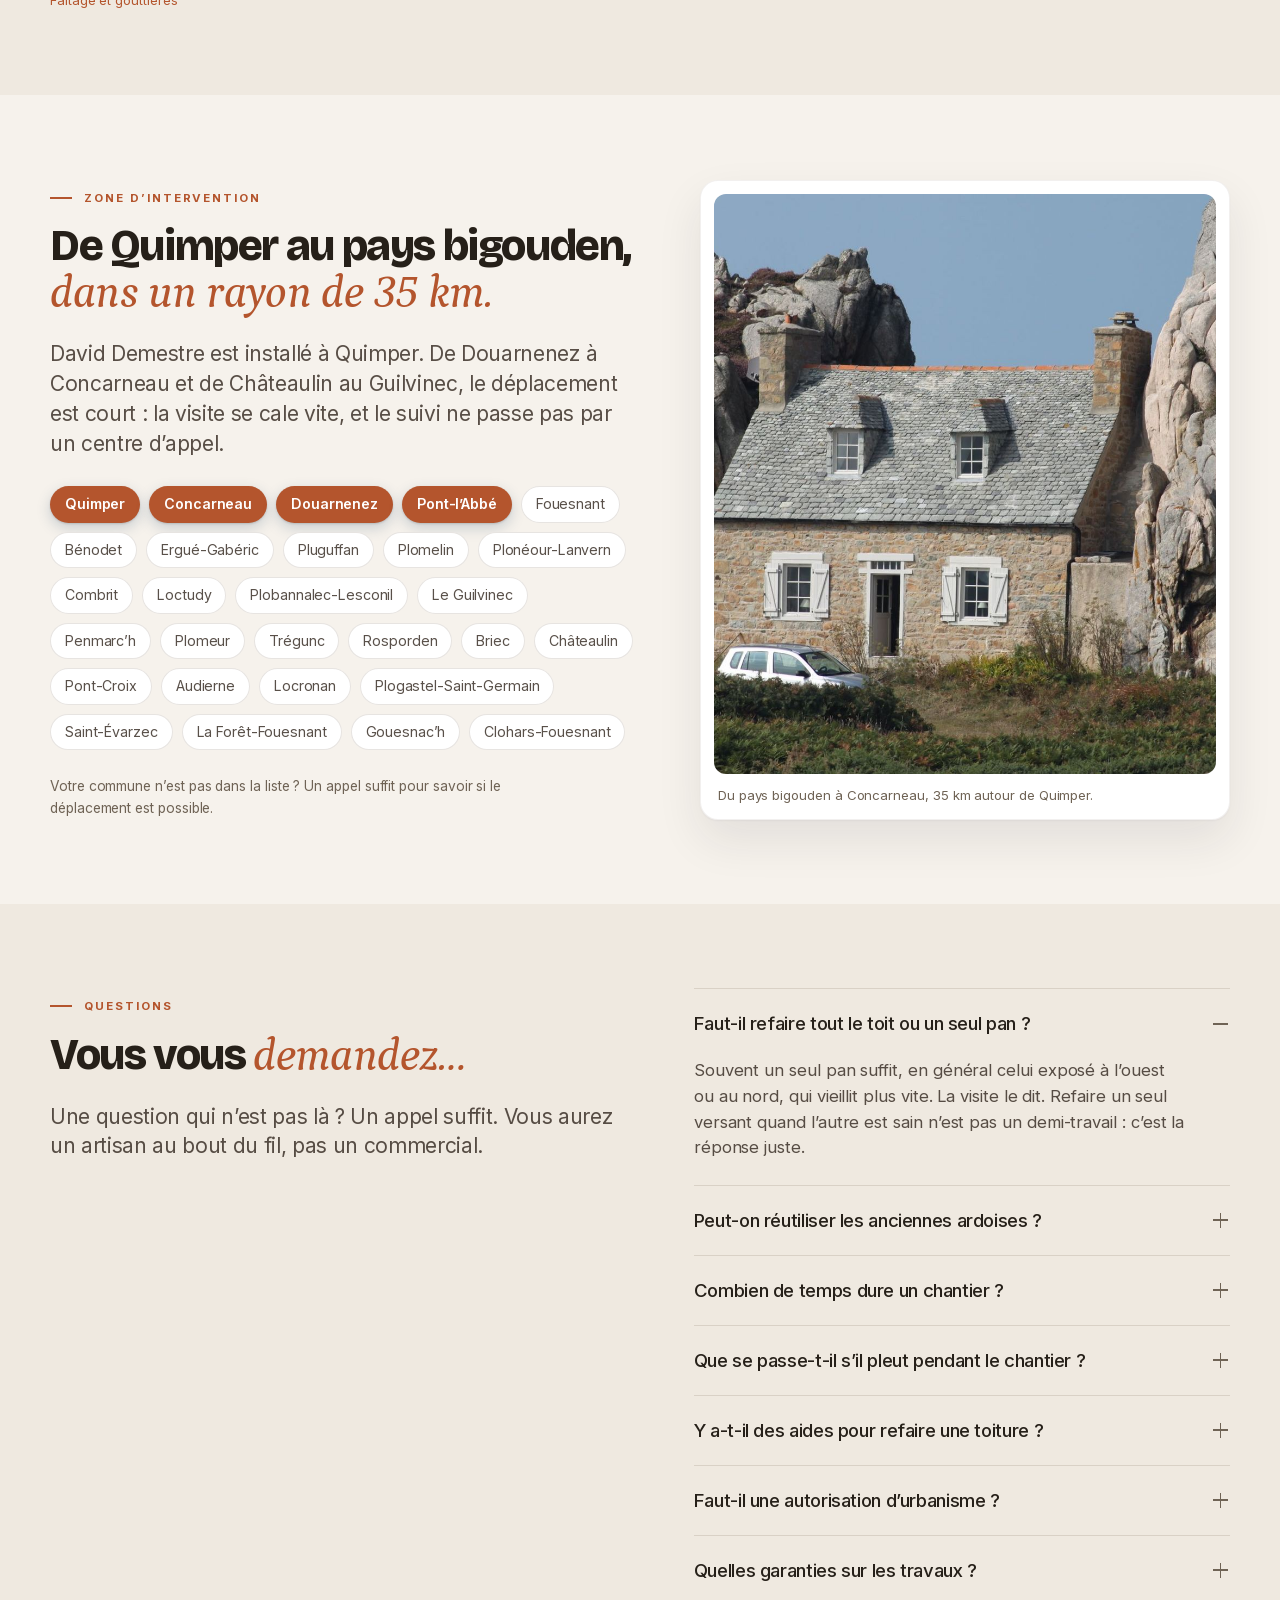
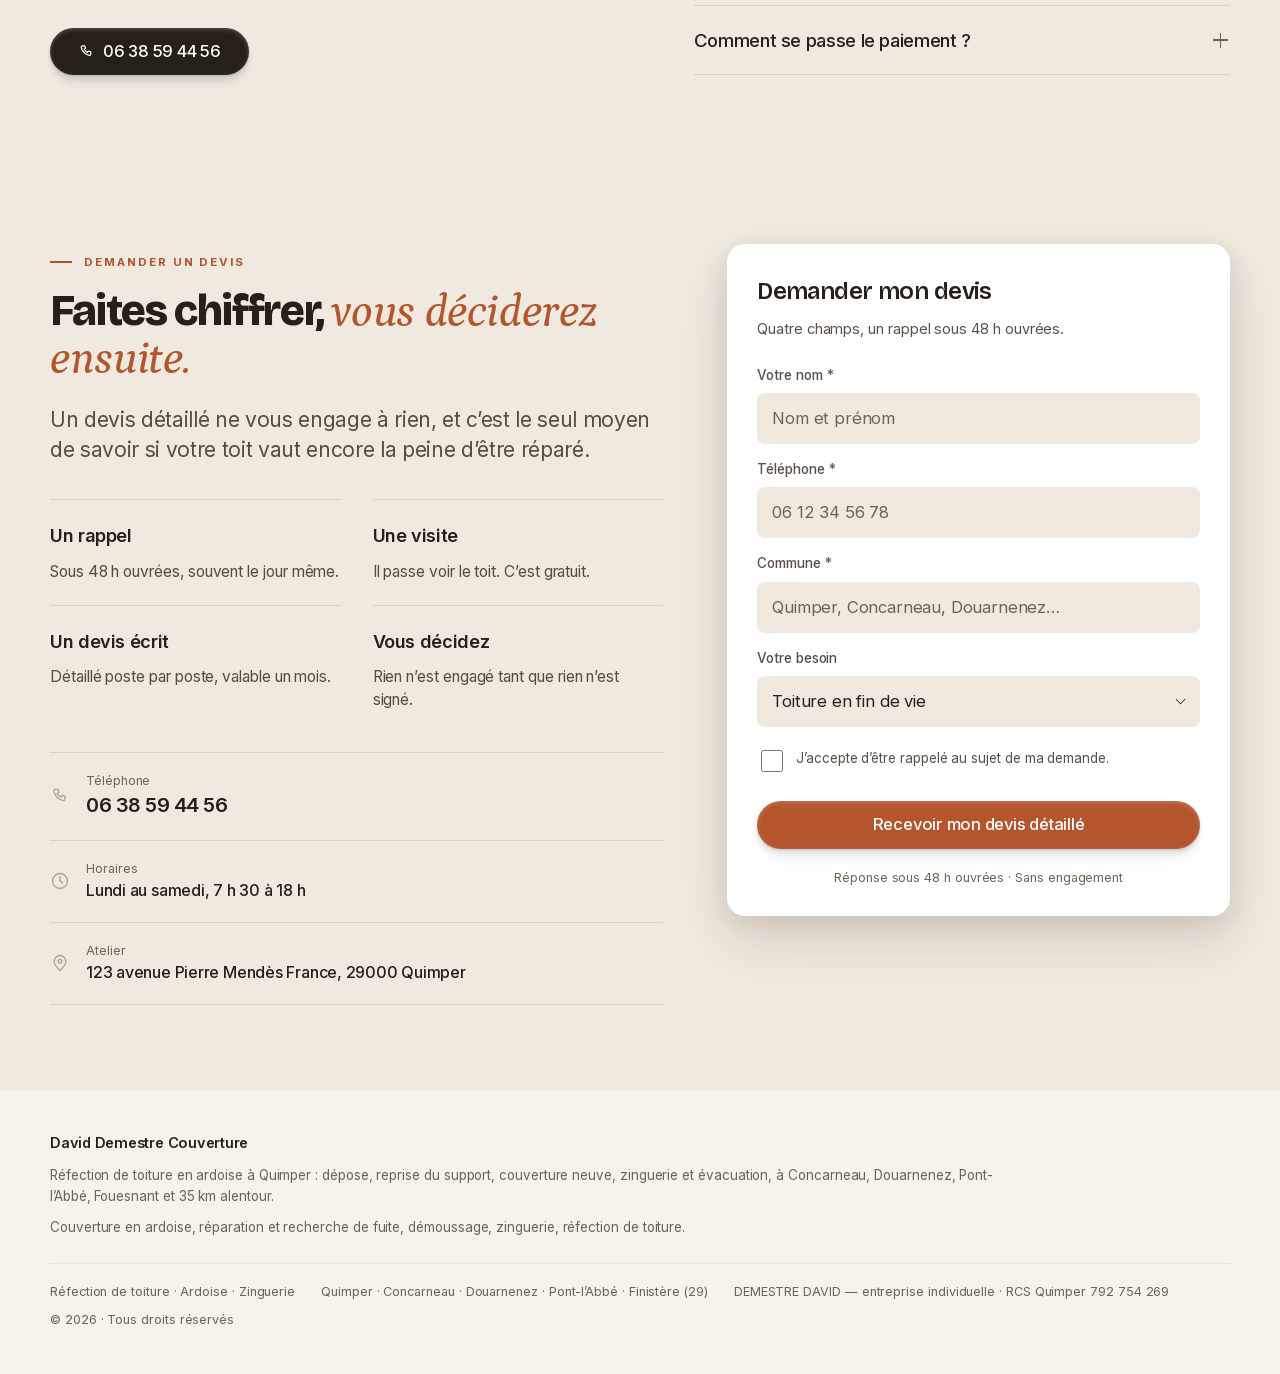
<file: renovation-toiture/index.html>
<!DOCTYPE html>
<html lang="fr">
<head>
<meta charset="UTF-8" />
<meta name="viewport" content="width=device-width, initial-scale=1" />

<title>Réfection de toiture en ardoise à Quimper | David Demestre</title>
<meta name="description" content="Réfection de toiture en ardoise à Quimper&nbsp;: dépose, reprise du support, couverture neuve, zinguerie. Concarneau, Douarnenez et 35 km." />

<meta name="robots" content="noindex, nofollow" />
<link rel="canonical" href="https://demestrecouverture.fr/renovation-toiture/" />

<meta property="og:type" content="website" />
<meta property="og:locale" content="fr_FR" />
<meta property="og:title" content="Refaire sa toiture à Quimper&nbsp;: couverture neuve en ardoise" />
<meta property="og:description" content="Dépose, contrôle du support, couverture neuve, zinguerie reprise. Devis détaillé poste par poste." />
<meta property="og:url" content="https://demestrecouverture.fr/renovation-toiture/" />
<meta property="og:image" content="https://demestrecouverture.fr/assets/img/hero-renovation.jpg" />
<meta name="theme-color" content="#251f19" />
<meta name="geo.region" content="FR-29" />
<meta name="geo.placename" content="Quimper" />
<link rel="icon" href="/assets/favicon.svg" type="image/svg+xml" />

<link rel="stylesheet" href="/assets/styles.css?v=14" />

<script>
window.ADS_GTAG = 'AW-18467990702';
if (window.ADS_GTAG.indexOf('XXXX') === -1) {
  var s = document.createElement('script'); s.async = true;
  s.src = 'https://www.googletagmanager.com/gtag/js?id=' + window.ADS_GTAG;
  document.head.appendChild(s);
  window.dataLayer = window.dataLayer || [];
  function gtag(){dataLayer.push(arguments);}
  gtag('js', new Date());
  gtag('config', window.ADS_GTAG);
}
window.ADS_CONVERSION = 'AW-18467990702/5rtMCMj-zJAdEK7ZnOZE';        /* « Demande de devis (site) » */
window.ADS_CONVERSION_APPEL = 'AW-18467990702/5T3ECMv-zJAdEK7ZnOZE';  /* « Appel depuis le site » */
</script>

<script type="application/ld+json">
{
  "@context": "https://schema.org",
  "@type": "RoofingContractor",
  "@id": "https://demestrecouverture.fr/renovation-toiture/#business",
  "name": "David Demestre Couverture",
  "alternateName": "DEMESTRE DAVID",
  "url": "https://demestrecouverture.fr/renovation-toiture/",
  "telephone": "+33638594456",
  "image": "https://demestrecouverture.fr/assets/img/hero-renovation.jpg",
  "priceRange": "€€",
  "currenciesAccepted": "EUR",
  "paymentAccepted": "Chèque, Virement, Espèces",
  "foundingDate": "2022",
  "slogan": "Une couverture refaite une fois, pas réparée dix.",
  "description": "Réfection et rénovation de toiture en ardoise, dépose de l'ancienne couverture, reprise du support, pose d'ardoises neuves et zinguerie à Quimper, Concarneau, Douarnenez, Pont-l'Abbé, Fouesnant et dans un rayon de 35 km.",
  "address": {"@type":"PostalAddress","streetAddress":"123 avenue Pierre Mendès France","addressLocality":"Quimper","postalCode":"29000","addressRegion":"Bretagne","addressCountry":"FR"},
  "geo": {"@type":"GeoCoordinates","latitude":47.9960,"longitude":-4.0975},
  "openingHoursSpecification": [{"@type":"OpeningHoursSpecification","dayOfWeek":["Monday","Tuesday","Wednesday","Thursday","Friday","Saturday"],"opens":"07:30","closes":"18:00"}],
  "areaServed": [{"@type":"City","name":"Quimper"},{"@type":"City","name":"Concarneau"},{"@type":"City","name":"Douarnenez"},{"@type":"City","name":"Pont-l'Abbé"},{"@type":"City","name":"Fouesnant"},{"@type":"City","name":"Bénodet"},{"@type":"City","name":"Ergué-Gabéric"},{"@type":"City","name":"Pluguffan"},{"@type":"City","name":"Plomelin"},{"@type":"City","name":"Plonéour-Lanvern"},{"@type":"City","name":"Combrit"},{"@type":"City","name":"Loctudy"},{"@type":"City","name":"Plobannalec-Lesconil"},{"@type":"City","name":"Le Guilvinec"},{"@type":"City","name":"Penmarc'h"},{"@type":"City","name":"Plomeur"}],
  "hasOfferCatalog": {
    "@type":"OfferCatalog",
    "name":"Réfection de toiture",
    "itemListElement":[{"@type":"Offer","itemOffered":{"@type":"Service","name":"Dépose de l'ancienne couverture"}},{"@type":"Offer","itemOffered":{"@type":"Service","name":"Contrôle et reprise du support"}},{"@type":"Offer","itemOffered":{"@type":"Service","name":"Pose d'ardoises neuves au crochet"}},{"@type":"Offer","itemOffered":{"@type":"Service","name":"Écran sous toiture et ventilation"}},{"@type":"Offer","itemOffered":{"@type":"Service","name":"Zinguerie : noues, rives, faîtage, gouttières"}},{"@type":"Offer","itemOffered":{"@type":"Service","name":"Évacuation et recyclage des déchets de chantier"}}]
  }
}
</script>
<script type="application/ld+json">
{
  "@context": "https://schema.org",
  "@type": "FAQPage",
  "mainEntity": [{"@type":"Question","name":"Faut-il refaire tout le toit ou un seul pan ?","acceptedAnswer":{"@type":"Answer","text":"Souvent un seul pan suffit, en général celui exposé à l'ouest ou au nord, qui vieillit plus vite. La visite le dit. Refaire un seul versant quand l'autre est sain n'est pas un demi-travail : c'est la réponse juste."}},{"@type":"Question","name":"Peut-on réutiliser les anciennes ardoises ?","acceptedAnswer":{"@type":"Answer","text":"Parfois, et c'est même une bonne pratique sur une maison de caractère : les ardoises saines sont triées et reposées, les cassées remplacées. Cela dépend de leur état et de l'épaisseur d'origine ; c'est tranché à la dépose, pas avant."}},{"@type":"Question","name":"Combien de temps dure un chantier ?","acceptedAnswer":{"@type":"Answer","text":"Pour une maison individuelle, comptez d'une à trois semaines selon la surface, l'accès et la météo. Les dates fermes sont données à la signature, pas au devis."}},{"@type":"Question","name":"Que se passe-t-il s'il pleut pendant le chantier ?","acceptedAnswer":{"@type":"Answer","text":"En Cornouaille, un chantier se conduit avec cette hypothèse en permanence. On ne dépose que ce qui peut être remis hors d'eau le jour même, et une bâche de sécurité reste sur place."}},{"@type":"Question","name":"Y a-t-il des aides pour refaire une toiture ?","acceptedAnswer":{"@type":"Answer","text":"Une réfection seule n'est en général pas aidée. Elle peut l'être quand elle s'accompagne d'une isolation des combles ou de la toiture : ce sont les travaux d'économie d'énergie qui ouvrent les dispositifs, pas la couverture. Les conditions changent régulièrement, à vérifier au moment du devis."}},{"@type":"Question","name":"Faut-il une autorisation d'urbanisme ?","acceptedAnswer":{"@type":"Answer","text":"Une déclaration préalable est nécessaire dès que l'aspect extérieur change, et systématiquement en secteur protégé. À Quimper, une partie du centre est concernée ; la mairie tranche en quelques minutes."}},{"@type":"Question","name":"Quelles garanties sur les travaux ?","acceptedAnswer":{"@type":"Answer","text":"Les travaux de couverture relèvent de la garantie décennale. L'attestation d'assurance vous est remise avec le devis, et elle doit mentionner explicitement les travaux de couverture."}},{"@type":"Question","name":"Comment se passe le paiement ?","acceptedAnswer":{"@type":"Answer","text":"Rien au devis. Un acompte à la commande engage les matériaux, puis des situations en cours de chantier, le solde à la réception. Tout est écrit sur le devis avant signature."}}]
}
</script>
</head>
<body data-lp="renovation_quimper">

<header class="topbar">
  <div class="wrap topbar-in">
    <a href="#top" class="brand" aria-label="David Demestre Couverture">
      <span class="brand-mark" aria-hidden="true"><svg viewBox="0 0 48 48" fill="none" stroke="currentColor" stroke-linecap="round" stroke-linejoin="round"><path d="M4 29 24 9l20 20" stroke-width="3.2"/><path d="M24 9V3M21 5.5h6" stroke-width="2.4"/><path d="M11 25h26M15 21h18" stroke-width="2" opacity=".5"/><path d="M9 30v13M39 30v13M9 43h30" stroke-width="2.4"/></svg></span>
      <span class="brand-txt"><b>David Demestre</b><span class="bd">Couverture · Ardoise · Démoussage</span></span>
    </a>
    <nav class="topnav" aria-label="Sections de la page">
      <a href="#prestation">Le métier</a>
      <a href="#resultat">Résultat</a>
      <a href="#prix">Budget</a>
      <a href="#faq">Questions</a>
    </nav>
    <div class="topbar-cta">
      <a href="tel:+33638594456" class="btn btn-ink btn-sm js-tel">
        <svg viewBox="0 0 24 24" fill="none" aria-hidden="true"><path d="M6.5 4h3l1.2 3.5-2 1.3a11 11 0 0 0 4.5 4.5l1.3-2 3.5 1.2v3a2 2 0 0 1-2.2 2A15.5 15.5 0 0 1 4.5 6.2 2 2 0 0 1 6.5 4Z" stroke="currentColor" stroke-width="1.7" stroke-linejoin="round"/></svg>
        06 38 59 44 56
      </a>
      <a href="#devis" class="btn btn-accent btn-sm">Devis gratuit</a>
    </div>
  </div>
</header>

<main id="top">

<header class="page-hero" id="top">
  <img class="hero-bg" src="/assets/img/hero-renovation.jpg" alt="Bâtiment ancien sous échafaudage et filets pendant la réfection de sa toiture"
       srcset="/assets/img/hero-renovation-mob.jpg 900w, /assets/img/hero-renovation.jpg 1920w"
       sizes="100vw"
       fetchpriority="high" width="1920" height="1050" />
  <div class="hero-scrim" aria-hidden="true"></div>
  <div class="wrap hero-in">
    <p class="hero-pin">
      <svg viewBox="0 0 24 24" fill="none" aria-hidden="true"><path d="M12 21s7-6.3 7-11a7 7 0 1 0-14 0c0 4.7 7 11 7 11Z" stroke="currentColor" stroke-width="1.7"/><circle cx="12" cy="10" r="2.2" stroke="currentColor" stroke-width="1.7"/></svg>
      Quimper · Concarneau · Douarnenez<span class="pin-suite"> · Pont-l’Abbé · 35 km alentour</span>
    </p>
    <h1>Un toit se refait une fois. <em>Autant le faire bien.</em></h1>
    <p class="lead">Dépose, contrôle du support, couverture neuve, zinguerie reprise&nbsp;: un devis écrit poste par poste, et l’artisan qui l’a chiffré sur le chantier.</p>
    <div class="hero-cta">
      <a href="tel:+33638594456" class="btn btn-cream btn-lg js-tel">
        <svg viewBox="0 0 24 24" fill="none" aria-hidden="true"><path d="M6.5 4h3l1.2 3.5-2 1.3a11 11 0 0 0 4.5 4.5l1.3-2 3.5 1.2v3a2 2 0 0 1-2.2 2A15.5 15.5 0 0 1 4.5 6.2 2 2 0 0 1 6.5 4Z" stroke="currentColor" stroke-width="1.7" stroke-linejoin="round"/></svg>
        06 38 59 44 56
      </a>
      <a href="#devis" class="btn btn-glass btn-lg">Demander un devis gratuit</a>
    </div>
    <p class="lp-micro">Lun-sam 7 h 30 – 18 h · Réponse le jour même · Visite et devis gratuits, sans acompte.</p>
  </div>
</header>

<section class="section devis-sec" id="devis">
  <div class="wrap lp-grid">
    <div class="lp-copy">
      <p class="crumb">Couvreur à Quimper <span>&rsaquo;</span> Réfection de toiture</p>
      <h2 class="h2">Refaire un toit une fois, <em>ou le réparer tous les hivers.</em></h2>
      <p class="lead">À partir d’un certain âge, une couverture ne se répare plus&nbsp;: elle se tient. Chaque hiver ramène sa fuite, et la somme des dépannages dépasse le prix d’une réfection propre.</p>
      <ul class="lp-points">
        <li><svg viewBox="0 0 24 24" fill="none" aria-hidden="true"><path d="m5 12.5 4.5 4.5L19 7.5" stroke="currentColor" stroke-width="2.2" stroke-linecap="round" stroke-linejoin="round"/></svg><span>Devis <b>détaillé poste par poste</b>, pas un prix au forfait</span></li>
        <li><svg viewBox="0 0 24 24" fill="none" aria-hidden="true"><path d="m5 12.5 4.5 4.5L19 7.5" stroke="currentColor" stroke-width="2.2" stroke-linecap="round" stroke-linejoin="round"/></svg><span>Support contrôlé <b>avant de reposer quoi que ce soit</b></span></li>
        <li><svg viewBox="0 0 24 24" fill="none" aria-hidden="true"><path d="m5 12.5 4.5 4.5L19 7.5" stroke="currentColor" stroke-width="2.2" stroke-linecap="round" stroke-linejoin="round"/></svg><span>Ardoise, zinguerie et évacuation <b>par le même artisan</b></span></li>
        <li><svg viewBox="0 0 24 24" fill="none" aria-hidden="true"><path d="m5 12.5 4.5 4.5L19 7.5" stroke="currentColor" stroke-width="2.2" stroke-linecap="round" stroke-linejoin="round"/></svg><span>Chantier protégé et <b>nettoyé en fin de journée</b></span></li>
      </ul>
    </div>

    <aside class="lp-form">
      <div class="form-card">
        <div class="form-head">
          <h2>Faire chiffrer ma toiture</h2>
          <p>Quatre champs, une minute. David vous rappelle lui-même, avec une première estimation et une date de visite.</p>
        </div>
        <form class="js-devis" id="devis-form" novalidate>
          <input type="hidden" name="access_key" value="b92b25cc-d847-429a-a5ef-0ee66a0f4789" />
          <input type="checkbox" name="botcheck" tabindex="-1" autocomplete="off" style="display:none" aria-hidden="true" />
          
          <input type="hidden" name="gclid" /><input type="hidden" name="source" /><input type="hidden" name="campagne" /><input type="hidden" name="mot_cle" /><input type="hidden" name="page" />

          <div class="field"><label for="nom">Votre nom <span class="req">*</span></label><input id="nom" name="nom" type="text" required autocomplete="name" placeholder="Nom et prénom" /></div>
          <div class="field"><label for="tel">Téléphone <span class="req">*</span></label><input id="tel" name="tel" type="tel" required autocomplete="tel" inputmode="tel" placeholder="06 12 34 56 78" /></div>
          <div class="field"><label for="ville">Commune <span class="req">*</span></label><input id="ville" name="ville" type="text" required autocomplete="address-level2" placeholder="Quimper, Concarneau, Douarnenez…" /></div>
          <div class="field">
            <label for="besoin">Votre besoin</label>
            <div class="select-wrap">
              <select id="besoin" name="besoin">
                <option>Toiture en fin de vie</option>
                <option>Fuites qui reviennent chaque hiver</option>
                <option>Ardoises qui glissent sur un pan entier</option>
                <option>Support ou charpente à vérifier</option>
                <option>Projet de rénovation complète</option>
                <option>Je veux surtout un avis et un chiffrage</option>
              </select>
            </div>
          </div>
          <div class="field field-opt">
            <label for="message">Précisions <span class="opt">(facultatif)</span></label>
            <textarea id="message" name="message" rows="2" placeholder="Surface approximative, année de la maison, ce que vous constatez…"></textarea>
          </div>

          <label class="consent"><input type="checkbox" required /> <span>J’accepte d’être rappelé au sujet de ma demande.</span></label>

          <button type="submit" class="btn btn-accent btn-lg btn-block">Recevoir mon devis détaillé</button>
          <p class="form-note">Gratuit · Sans engagement · Aucune donnée revendue</p>

          <div class="form-success" role="status">
            <b>Demande bien reçue.</b><br>David vous rappelle sous 48 h ouvrées.<br>
            <a href="tel:+33638594456" class="js-tel">Plus pressé&nbsp;? 06 38 59 44 56</a>
          </div>
          <div class="form-error" role="alert">L’envoi a échoué. Appelez directement le <a href="tel:+33638594456" class="js-tel">06 38 59 44 56</a>.</div>
        </form>
      </div>
    </aside>
  </div>
</section>

<div class="trust">
  <div class="wrap proofband">
    <div><b>Ardoise</b><span>la couverture du pays bigouden</span></div>
    <div><b>2022</b><span>artisan installé depuis</span></div>
    <div><b>35 km</b><span>autour de Quimper</span></div>
    <div><b>48 h</b><span>visite et devis gratuits</span></div>
  </div>
</div>

<section class="section section-dark" id="pourquoi">
  <div class="wrap">
    <div class="sec-head">
      <span class="kick">Ce qui se joue</span>
      <h2 class="h2">Le vrai coût, <em>c’est de repousser.</em></h2>
      <p class="lead">Repousser une réfection ne fait pas économiser&nbsp;: ça transforme un chantier de couverture en chantier de charpente, d’isolation et de plafonds.</p>
    </div>
    <div class="risk-list">
      <div class="risk"><span class="n">01</span><div><h3>Les dépannages s’additionnent</h3><p>Trois interventions à quelques centaines d’euros par hiver, pendant cinq ans, coûtent le prix d’un pan refait proprement, et le toit reste vieux.</p></div></div>
        <div class="risk"><span class="n">02</span><div><h3>Le support finit par céder</h3><p>Tant que le support est sain, la réfection reste un chantier de couverture. Quand la volige est morte, le devis change de catégorie.</p></div></div>
        <div class="risk"><span class="n">03</span><div><h3>L’isolation ne sert plus à rien</h3><p>Une laine qui a pris l’eau ne isole plus. On la découvre en déposant, et elle s’ajoute au chantier.</p></div></div>
        <div class="risk"><span class="n">04</span><div><h3>La vente s’en ressent</h3><p>Un toit visiblement en fin de vie se négocie à la baisse, et bien au-delà du coût réel des travaux.</p></div></div>
    </div>
    <a href="#devis" class="btn btn-cream btn-lg risk-cta">Faire chiffrer ma toiture</a>
  </div>
</section>

<section class="section" id="prestation">
  <div class="wrap">
    <div class="sec-head">
      <span class="kick">Comment ça se passe</span>
      <h2 class="h2">Déposer, vérifier, <em>reposer.</em></h2>
      <p class="lead">Un chantier de réfection se juge sur ce qui se passe entre la dépose et la pose&nbsp;: c’est là que se décide si le toit tiendra cinquante ans ou dix.</p>
    </div>
    <div class="steps">
      <div class="step"><div class="n">01</div><h3>Visite et chiffrage</h3><p>Montée sur le toit, état de la couverture et du support, mesures. Devis écrit sous 48 h, poste par poste.</p></div>
      <div class="step"><div class="n">02</div><h3>Dépose et protection</h3><p>Échafaudage, protection des abords, dépose de l’ancienne couverture, évacuation.</p></div>
      <div class="step"><div class="n">03</div><h3>Support et écran</h3><p>Contrôle des voliges et des chevrons, reprise de ce qui est mort, pose de l’écran sous toiture et ventilation.</p></div>
      <div class="step"><div class="n">04</div><h3>Couverture et zinguerie</h3><p>Pose des ardoises neuves, faîtage, rives, noues, solins, gouttières. Nettoyage complet en fin de chantier.</p></div>
    </div>
    <div class="incl">
      <p class="incl-title">Compris dans chaque chantier</p>
      <ul class="incl-list">
        <li>Échafaudage et protection des abords</li>
        <li>Dépose et évacuation de l’ancienne couverture</li>
        <li>Contrôle du support et reprise des pièces mortes</li>
        <li>Écran sous toiture et ventilation</li>
        <li>Ardoises neuves posées au crochet</li>
        <li>Zinguerie complète et nettoyage de fin de chantier</li>
      </ul>
      <p class="incl-note">
        <svg viewBox="0 0 24 24" fill="none" aria-hidden="true"><path d="M12 3 4 6v6c0 4.5 3.2 7.6 8 9 4.8-1.4 8-4.5 8-9V6l-8-3Z" stroke="currentColor" stroke-width="1.5" stroke-linejoin="round"/><path d="m9 12 2 2 4-4" stroke="currentColor" stroke-width="1.8" stroke-linecap="round" stroke-linejoin="round"/></svg>
        <span>Travaux réalisés <b>en toute sécurité</b>, avec véhicule nacelle ou échafaudage selon l’accès au chantier.</span>
      </p>
    </div>
  </div>
</section>

<section class="section section-warm" id="resultat">
  <div class="wrap">
    <div class="sec-head">
      <span class="kick">Le résultat</span>
      <h2 class="h2">La différence <em>se voit de la rue.</em></h2>
      <p class="lead">Une couverture neuve, ce n’est pas seulement un toit propre&nbsp;: c’est une maison qui cesse de perdre de la valeur chaque hiver.</p>
    </div>
    <div class="duo">
      <figure class="shot">
        <img src="/assets/img/ardoise-cassee.jpg" alt="Toiture en ardoise en fin de vie, rangs irréguliers et ardoises manquantes" loading="lazy" width="1400" height="1050" />
        <figcaption><span class="shot-tag">Avant</span>Avant&nbsp;: rangs décalés, fixations mortes, fuites qui reviennent.</figcaption>
      </figure>
      <figure class="shot">
        <img src="/assets/img/toit-ardoise-neuf.jpg" alt="Toiture en ardoise neuve aux rangs parfaitement alignés" loading="lazy" width="1400" height="1050" />
        <figcaption><span class="shot-tag shot-ok">Après</span>Après&nbsp;: couverture neuve, zinguerie reprise, lignes droites.</figcaption>
      </figure>
    </div>
    <p class="ba-note">Photos d’illustration du métier, pas de chantiers de l’entreprise. Vos propres photos avant et après vous sont remises en fin d’intervention.</p>
  </div>
</section>

<section class="section" id="prix">
  <div class="wrap split split-tight">
    <div>
      <span class="kick">Le budget</span>
      <h2 class="h2">Combien coûte <em>une réfection de toiture&nbsp;?</em></h2>
      <p class="lead">C’est le poste où un prix inventé fait le plus de dégâts. Une réfection se chiffre après montée sur le toit, mesures prises et support examiné, et le devis détaille chaque poste.</p>
      
      <div class="price-cards">
        <div class="price-card featured"><span class="pc-lab">Un pan de toiture</span><span class="pc-line"><span class="pc-val">Sur devis</span><span class="pc-pill">le plus demandé</span></span><p>Dépose, reprise du support, ardoises neuves et zinguerie sur un versant.</p></div>
        <div class="price-card"><span class="pc-lab">Toiture complète</span><span class="pc-line"><span class="pc-val">Sur devis</span></span><p>Réfection de l’ensemble de la couverture, zinguerie et évacuation comprises.</p></div>
      </div>
      <p class="price-note">Le chiffrage est gratuit, remis après visite, détaillé poste par poste. Vous n’avancez rien pour l’obtenir et rien ne s’ajoute en cours de chantier.</p>
    </div>
    <div class="price-side">
      <h3>Ce qui fait varier le prix</h3>
      <ul class="tick">
        <li>La surface développée et la pente</li>
        <li>L’état réel du support sous l’ancienne couverture</li>
        <li>Le format et la qualité des ardoises retenues</li>
        <li>L’échafaudage et l’accès au chantier</li>
        <li>L’étendue de la zinguerie à refaire</li>
        <li>Le volume de déchets à évacuer</li>
      </ul>
      <a href="#devis" class="btn btn-accent btn-block btn-lg">Obtenir mon prix exact</a>
      <p class="price-side-note">Visite et devis gratuits, aucun acompte au devis.</p>
    </div>
  </div>
</section>

<section class="cta-band">
  <img src="/assets/img/toits-quimper.jpg" alt="Toits d’ardoise de Quimper vus depuis les hauteurs" loading="lazy" width="1600" height="900" />
  <div class="cta-band-in">
    <div class="wrap">
      <h2>L’ardoise dure cent ans, <em>ce qui la tient beaucoup moins.</em></h2>
      <p>Une réfection bien faite, c’est un support sain et des fixations neuves. Le reste se voit de la rue&nbsp;; ça, ça se voit dans trente ans.</p>
      <div class="cta-band-btns">
        <a href="tel:+33638594456" class="btn btn-cream btn-lg js-tel">
          <svg viewBox="0 0 24 24" fill="none" aria-hidden="true"><path d="M6.5 4h3l1.2 3.5-2 1.3a11 11 0 0 0 4.5 4.5l1.3-2 3.5 1.2v3a2 2 0 0 1-2.2 2A15.5 15.5 0 0 1 4.5 6.2 2 2 0 0 1 6.5 4Z" stroke="currentColor" stroke-width="1.7" stroke-linejoin="round"/></svg>
          06 38 59 44 56
        </a>
        <a href="#devis" class="btn btn-glass btn-lg">Devis gratuit en ligne</a>
      </div>
    </div>
  </div>
</section>

<section class="section section-warm" id="avis">
  <div class="wrap">
    <div class="sec-head">
      <span class="kick">Avis</span>
      <h2 class="h2">Ce que disent <em>ses clients.</em></h2>
    </div>
    <div class="note-google">
      <span class="note-val">5,0</span>
      <span class="note-txt"><span class="stars" aria-hidden="true">★★★★★</span>
        <b>Note de sa fiche Google</b><span>Vérifiable sur sa fiche, à son nom</span></span>
    </div>
    <div class="reviews">
      <figure class="review"><div class="stars" aria-label="5 étoiles sur 5">★★★★★</div><blockquote>J’ai fait appel à l’entreprise quimper protoiture&nbsp;?<br />Pour une vérification de ma toiture et un changement de faîtage et réparation de gouttières<br />Les gars très sympathique et à l’écoute du client, je recommande cette équipe-là, travail, soigné et propre</blockquote><figcaption><b>Linda F.</b><span>Faîtage et gouttières</span></figcaption></figure>
      <figure class="review"><div class="stars" aria-label="5 étoiles sur 5">★★★★★</div><blockquote>J’ai fait appel à la société pro toiture Pour un changement d’ardoise et à traitement de ma toiture Je recommande fortement la société pro toiture  Très réactif</blockquote><figcaption><b>Sabrina S.</b><span>Ardoises et traitement</span></figcaption></figure>
      <figure class="review"><div class="stars" aria-label="5 étoiles sur 5">★★★★★</div><blockquote>Très bon boulot je recommande</blockquote><figcaption><b>Damien</b><span>Toiture</span></figcaption></figure>
    </div>
  </div>
</section>

<section class="section section-warm" id="territoire" hidden>
  <div class="wrap split">
    <div>
      <span class="kick">Le territoire</span>
      <h2 class="h2"></h2>
      <p class="lead"></p>
      <div class="secteurs">
        
      </div>
    </div>
    <div class="cadrage">
      <h3></h3>
      <p></p>
      <p class="cadrage-non"><b>Ce qu’il ne fait pas&nbsp;:</b> </p>
    </div>
  </div>
</section>

<section class="section" id="zones">
  <div class="wrap split">
    <div>
      <span class="kick">Zone d’intervention</span>
      <h2 class="h2">De Quimper au pays bigouden, <em>dans un rayon de 35&nbsp;km.</em></h2>
      <p class="lead">David Demestre est installé à Quimper. De Douarnenez à Concarneau et de Châteaulin au Guilvinec, le déplacement est court&nbsp;: la visite se cale vite, et le suivi ne passe pas par un centre d’appel.</p>
      <div class="zones">
        <span class="zone zone-main">Quimper</span>
        <span class="zone zone-main">Concarneau</span>
        <span class="zone zone-main">Douarnenez</span>
        <span class="zone zone-main">Pont-l’Abbé</span>
        <span class="zone">Fouesnant</span>
        <span class="zone">Bénodet</span>
        <span class="zone">Ergué-Gabéric</span>
        <span class="zone">Pluguffan</span>
        <span class="zone">Plomelin</span>
        <span class="zone">Plonéour-Lanvern</span>
        <span class="zone">Combrit</span>
        <span class="zone">Loctudy</span>
        <span class="zone">Plobannalec-Lesconil</span>
        <span class="zone">Le Guilvinec</span>
        <span class="zone">Penmarc’h</span>
        <span class="zone">Plomeur</span>
        <span class="zone">Trégunc</span>
        <span class="zone">Rosporden</span>
        <span class="zone">Briec</span>
        <span class="zone">Châteaulin</span>
        <span class="zone">Pont-Croix</span>
        <span class="zone">Audierne</span>
        <span class="zone">Locronan</span>
        <span class="zone">Plogastel-Saint-Germain</span>
        <span class="zone">Saint-Évarzec</span>
        <span class="zone">La Forêt-Fouesnant</span>
        <span class="zone">Gouesnac’h</span>
        <span class="zone">Clohars-Fouesnant</span>
      </div>
      <p class="zones-note">Votre commune n’est pas dans la liste&nbsp;? Un appel suffit pour savoir si le déplacement est possible.</p>
    </div>
    <figure class="frame">
      <img src="/assets/img/maison-bretonne.jpg" alt="Maison bretonne en pierre couverte d’ardoise" loading="lazy" width="1400" height="1050" />
      <figcaption>Du pays bigouden à Concarneau, 35 km autour de Quimper.</figcaption>
    </figure>
  </div>
</section>

<section class="section section-warm" id="faq">
  <div class="wrap split split-tight">
    <div class="faq-intro">
      <div class="faq-intro-in">
      <span class="kick">Questions</span>
      <h2 class="h2">Vous vous <em>demandez…</em></h2>
      <p class="lead">Une question qui n’est pas là&nbsp;? Un appel suffit. Vous aurez un artisan au bout du fil, pas un commercial.</p>
      </div>
      <a href="tel:+33638594456" class="btn btn-ink btn-lg js-tel faq-tel">
        <svg viewBox="0 0 24 24" fill="none" aria-hidden="true"><path d="M6.5 4h3l1.2 3.5-2 1.3a11 11 0 0 0 4.5 4.5l1.3-2 3.5 1.2v3a2 2 0 0 1-2.2 2A15.5 15.5 0 0 1 4.5 6.2 2 2 0 0 1 6.5 4Z" stroke="currentColor" stroke-width="1.7" stroke-linejoin="round"/></svg>
        06 38 59 44 56
      </a>
    </div>
    <div class="faq">
      <details open><summary>Faut-il refaire tout le toit ou un seul pan&nbsp;?<span class="pm"></span></summary><div class="ans">Souvent un seul pan suffit, en général celui exposé à l’ouest ou au nord, qui vieillit plus vite. La visite le dit. Refaire un seul versant quand l’autre est sain n’est pas un demi-travail&nbsp;: c’est la réponse juste.</div></details>
      <details><summary>Peut-on réutiliser les anciennes ardoises&nbsp;?<span class="pm"></span></summary><div class="ans">Parfois, et c’est même une bonne pratique sur une maison de caractère&nbsp;: les ardoises saines sont triées et reposées, les cassées remplacées. Cela dépend de leur état et de l’épaisseur d’origine&nbsp;; c’est tranché à la dépose, pas avant.</div></details>
      <details><summary>Combien de temps dure un chantier&nbsp;?<span class="pm"></span></summary><div class="ans">Pour une maison individuelle, comptez d’une à trois semaines selon la surface, l’accès et la météo. Les dates fermes sont données à la signature, pas au devis.</div></details>
      <details><summary>Que se passe-t-il s’il pleut pendant le chantier&nbsp;?<span class="pm"></span></summary><div class="ans">En Cornouaille, un chantier se conduit avec cette hypothèse en permanence. On ne dépose que ce qui peut être remis hors d’eau le jour même, et une bâche de sécurité reste sur place.</div></details>
      <details><summary>Y a-t-il des aides pour refaire une toiture&nbsp;?<span class="pm"></span></summary><div class="ans">Une réfection seule n’est en général pas aidée. Elle peut l’être quand elle s’accompagne d’une isolation des combles ou de la toiture&nbsp;: ce sont les travaux d’économie d’énergie qui ouvrent les dispositifs, pas la couverture. Les conditions changent régulièrement, à vérifier au moment du devis.</div></details>
      <details><summary>Faut-il une autorisation d’urbanisme&nbsp;?<span class="pm"></span></summary><div class="ans">Une déclaration préalable est nécessaire dès que l’aspect extérieur change, et systématiquement en secteur protégé. À Quimper, une partie du centre est concernée&nbsp;; la mairie tranche en quelques minutes.</div></details>
      <details><summary>Quelles garanties sur les travaux&nbsp;?<span class="pm"></span></summary><div class="ans">Les travaux de couverture relèvent de la garantie décennale. L’attestation d’assurance vous est remise avec le devis, et elle doit mentionner explicitement les travaux de couverture.</div></details>
      <details><summary>Comment se passe le paiement&nbsp;?<span class="pm"></span></summary><div class="ans">Rien au devis. Un acompte à la commande engage les matériaux, puis des situations en cours de chantier, le solde à la réception. Tout est écrit sur le devis avant signature.</div></details>
    </div>
  </div>
</section>

<section class="section final" id="contact">
  <div class="wrap final-in">
    <div class="final-copy">
      <span class="kick">Demander un devis</span>
      <h2 class="h2">Faites chiffrer, <em>vous déciderez ensuite.</em></h2>
      <p class="lead">Un devis détaillé ne vous engage à rien, et c’est le seul moyen de savoir si votre toit vaut encore la peine d’être réparé.</p>
      <div class="after">
        <div class="after-item"><b>Un rappel</b><p>Sous 48 h ouvrées, souvent le jour même.</p></div>
        <div class="after-item"><b>Une visite</b><p>Il passe voir le toit. C’est gratuit.</p></div>
        <div class="after-item"><b>Un devis écrit</b><p>Détaillé poste par poste, valable un mois.</p></div>
        <div class="after-item"><b>Vous décidez</b><p>Rien n’est engagé tant que rien n’est signé.</p></div>
      </div>
      <div class="final-contacts">
        <a class="fc js-tel" href="tel:+33638594456"><span class="ic"><svg viewBox="0 0 24 24" fill="none"><path d="M6.5 4h3l1.2 3.5-2 1.3a11 11 0 0 0 4.5 4.5l1.3-2 3.5 1.2v3a2 2 0 0 1-2.2 2A15.5 15.5 0 0 1 4.5 6.2 2 2 0 0 1 6.5 4Z" stroke="currentColor" stroke-width="1.7" stroke-linejoin="round"/></svg></span><span><span class="l">Téléphone</span><span class="v">06 38 59 44 56</span></span></a>
        <div class="fc"><span class="ic"><svg viewBox="0 0 24 24" fill="none"><path d="M12 7v5l3 2" stroke="currentColor" stroke-width="1.8" stroke-linecap="round" stroke-linejoin="round"/><circle cx="12" cy="12" r="9" stroke="currentColor" stroke-width="1.6"/></svg></span><span><span class="l">Horaires</span><span class="v small">Lundi au samedi, 7 h 30 à 18 h</span></span></div>
        <div class="fc"><span class="ic"><svg viewBox="0 0 24 24" fill="none"><path d="M12 21s7-6.3 7-11a7 7 0 1 0-14 0c0 4.7 7 11 7 11Z" stroke="currentColor" stroke-width="1.6"/><circle cx="12" cy="10" r="2.2" stroke="currentColor" stroke-width="1.6"/></svg></span><span><span class="l">Atelier</span><span class="v small">123 avenue Pierre Mendès France, 29000 Quimper</span></span></div>
      </div>
    </div>
    <a href="#devis" class="btn btn-accent btn-lg btn-block final-jump">Demander mon devis gratuit</a>
    <div class="final-form">
      <div class="form-head">
        <h3>Demander mon devis</h3>
        <p>Quatre champs, un rappel sous 48 h ouvrées.</p>
      </div>
      <form class="js-devis" id="devis-form-bas" novalidate>
        <input type="hidden" name="access_key" value="b92b25cc-d847-429a-a5ef-0ee66a0f4789" />
        <input type="checkbox" name="botcheck" tabindex="-1" autocomplete="off" style="display:none" aria-hidden="true" />
        <input type="hidden" name="gclid" /><input type="hidden" name="source" /><input type="hidden" name="campagne" /><input type="hidden" name="mot_cle" /><input type="hidden" name="page" />

        <div class="field"><label for="nom2">Votre nom <span class="req">*</span></label><input id="nom2" name="nom" type="text" required autocomplete="name" placeholder="Nom et prénom" /></div>
        <div class="field"><label for="tel2">Téléphone <span class="req">*</span></label><input id="tel2" name="tel" type="tel" required autocomplete="tel" inputmode="tel" placeholder="06 12 34 56 78" /></div>
        <div class="field"><label for="ville2">Commune <span class="req">*</span></label><input id="ville2" name="ville" type="text" required autocomplete="address-level2" placeholder="Quimper, Concarneau, Douarnenez…" /></div>
        <div class="field">
          <label for="besoin2">Votre besoin</label>
          <div class="select-wrap">
            <select id="besoin2" name="besoin">
              <option>Toiture en fin de vie</option>
                <option>Fuites qui reviennent chaque hiver</option>
                <option>Ardoises qui glissent sur un pan entier</option>
                <option>Support ou charpente à vérifier</option>
                <option>Projet de rénovation complète</option>
                <option>Je veux surtout un avis et un chiffrage</option>
            </select>
          </div>
        </div>
        <label class="consent"><input type="checkbox" required /> <span>J’accepte d’être rappelé au sujet de ma demande.</span></label>
        <button type="submit" class="btn btn-accent btn-lg btn-block">Recevoir mon devis détaillé</button>
        <p class="form-note">Réponse sous 48 h ouvrées · Sans engagement</p>
        <div class="form-success" role="status"><b>Demande bien reçue.</b><br>David vous rappelle sous 48 h ouvrées.<br><a href="tel:+33638594456">Plus pressé&nbsp;? 06 38 59 44 56</a></div>
        <div class="form-error" role="alert">L’envoi a échoué. Appelez directement le <a href="tel:+33638594456">06 38 59 44 56</a>.</div>
      </form>
    </div>
  </div>
</section>

</main>

<footer class="footer">
  <div class="wrap footer-in">
    <div>
      <b>David Demestre Couverture</b>
      <p>Réfection de toiture en ardoise à Quimper&nbsp;: dépose, reprise du support, couverture neuve, zinguerie et évacuation, à Concarneau, Douarnenez, Pont-l’Abbé, Fouesnant et 35 km alentour.</p>
      <p>Couverture en ardoise, réparation et recherche de fuite, démoussage, zinguerie, réfection de toiture.</p>
    </div>
    
    <div class="footer-legal">
      <span>Réfection de toiture · Ardoise · Zinguerie</span>
      <span>Quimper · Concarneau · Douarnenez · Pont-l’Abbé · Finistère (29)</span>
      <span>DEMESTRE DAVID — entreprise individuelle · RCS Quimper 792 754 269</span>
      <span>© <span id="year">2026</span> · Tous droits réservés</span>
    </div>
  </div>
</footer>

<div class="callbar">
  <a href="tel:+33638594456" class="call js-tel"><svg viewBox="0 0 24 24" fill="none"><path d="M6.5 4h3l1.2 3.5-2 1.3a11 11 0 0 0 4.5 4.5l1.3-2 3.5 1.2v3a2 2 0 0 1-2.2 2A15.5 15.5 0 0 1 4.5 6.2 2 2 0 0 1 6.5 4Z" stroke="currentColor" stroke-width="1.8" stroke-linejoin="round"/></svg>Appeler</a>
  <a href="#devis" class="quote">Devis gratuit</a>
</div>

<script src="/assets/script.js?v=2" defer></script>
</body>
</html>
</file>
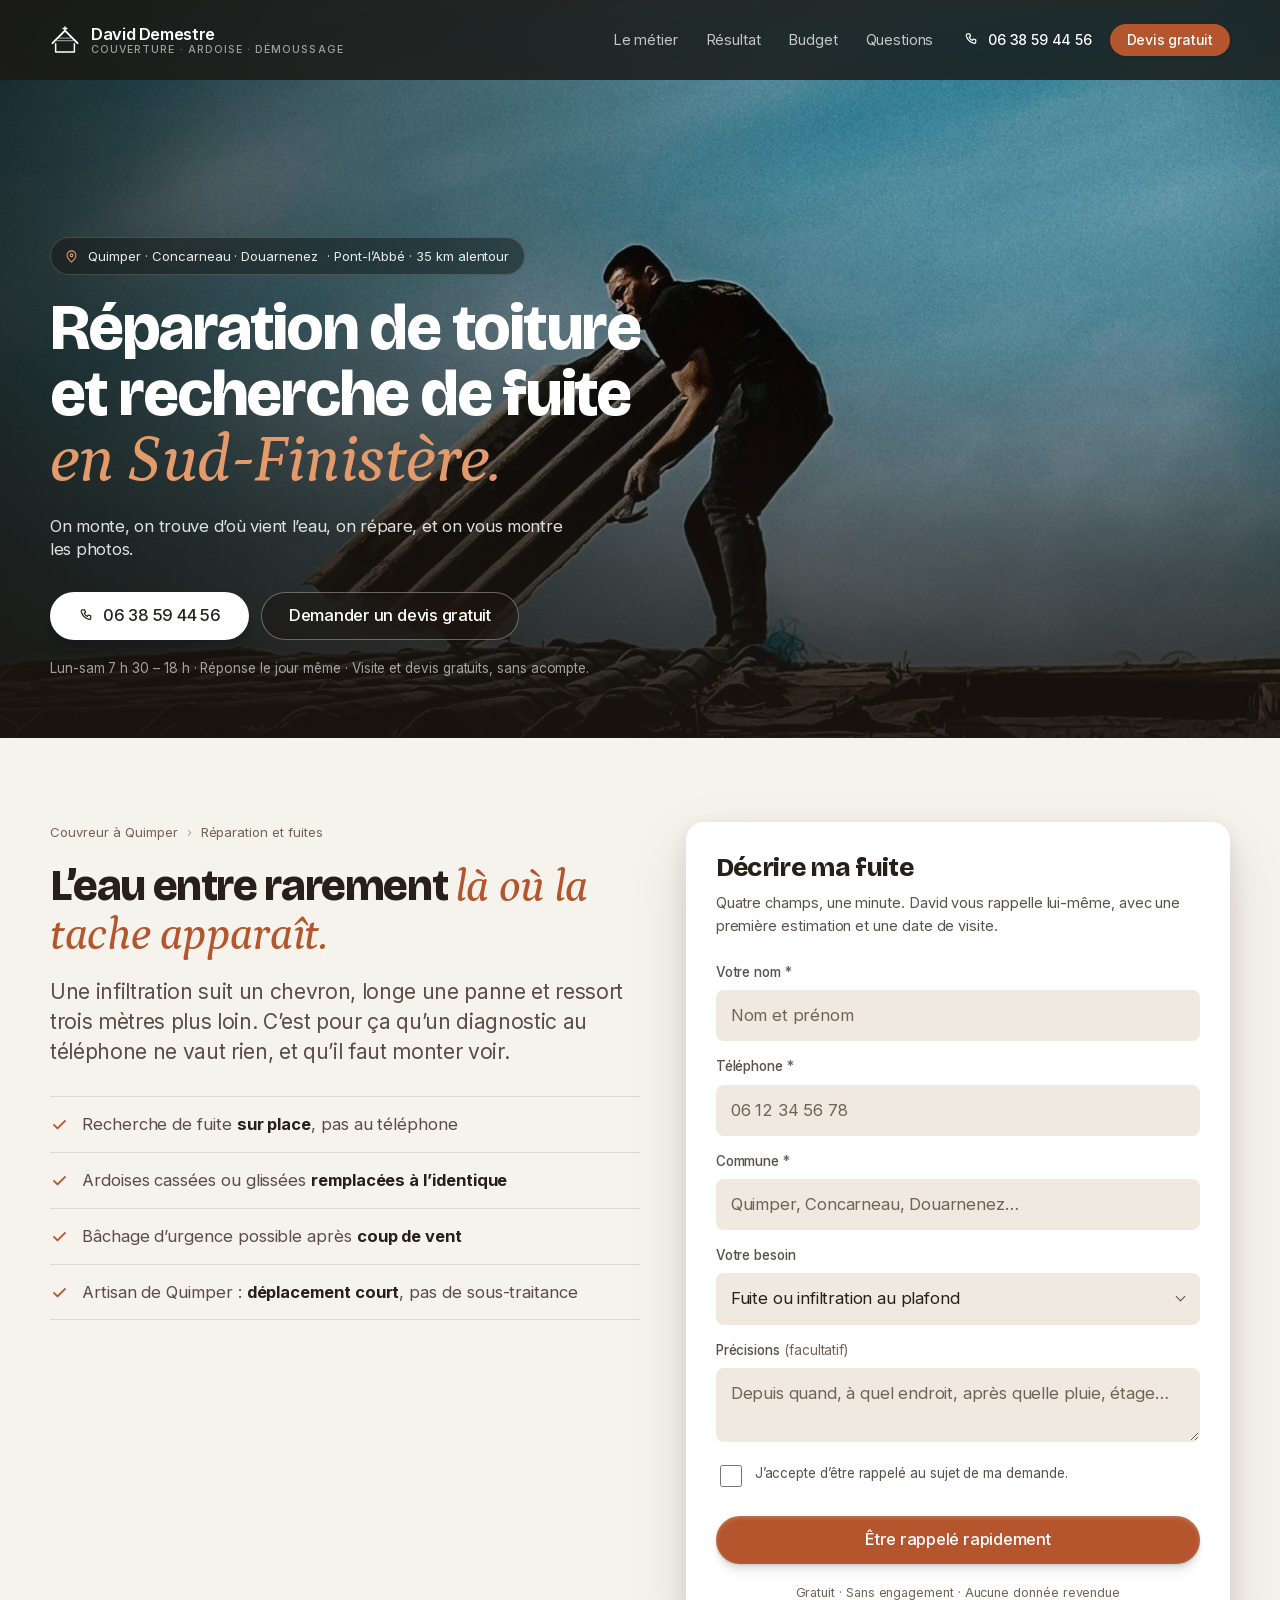
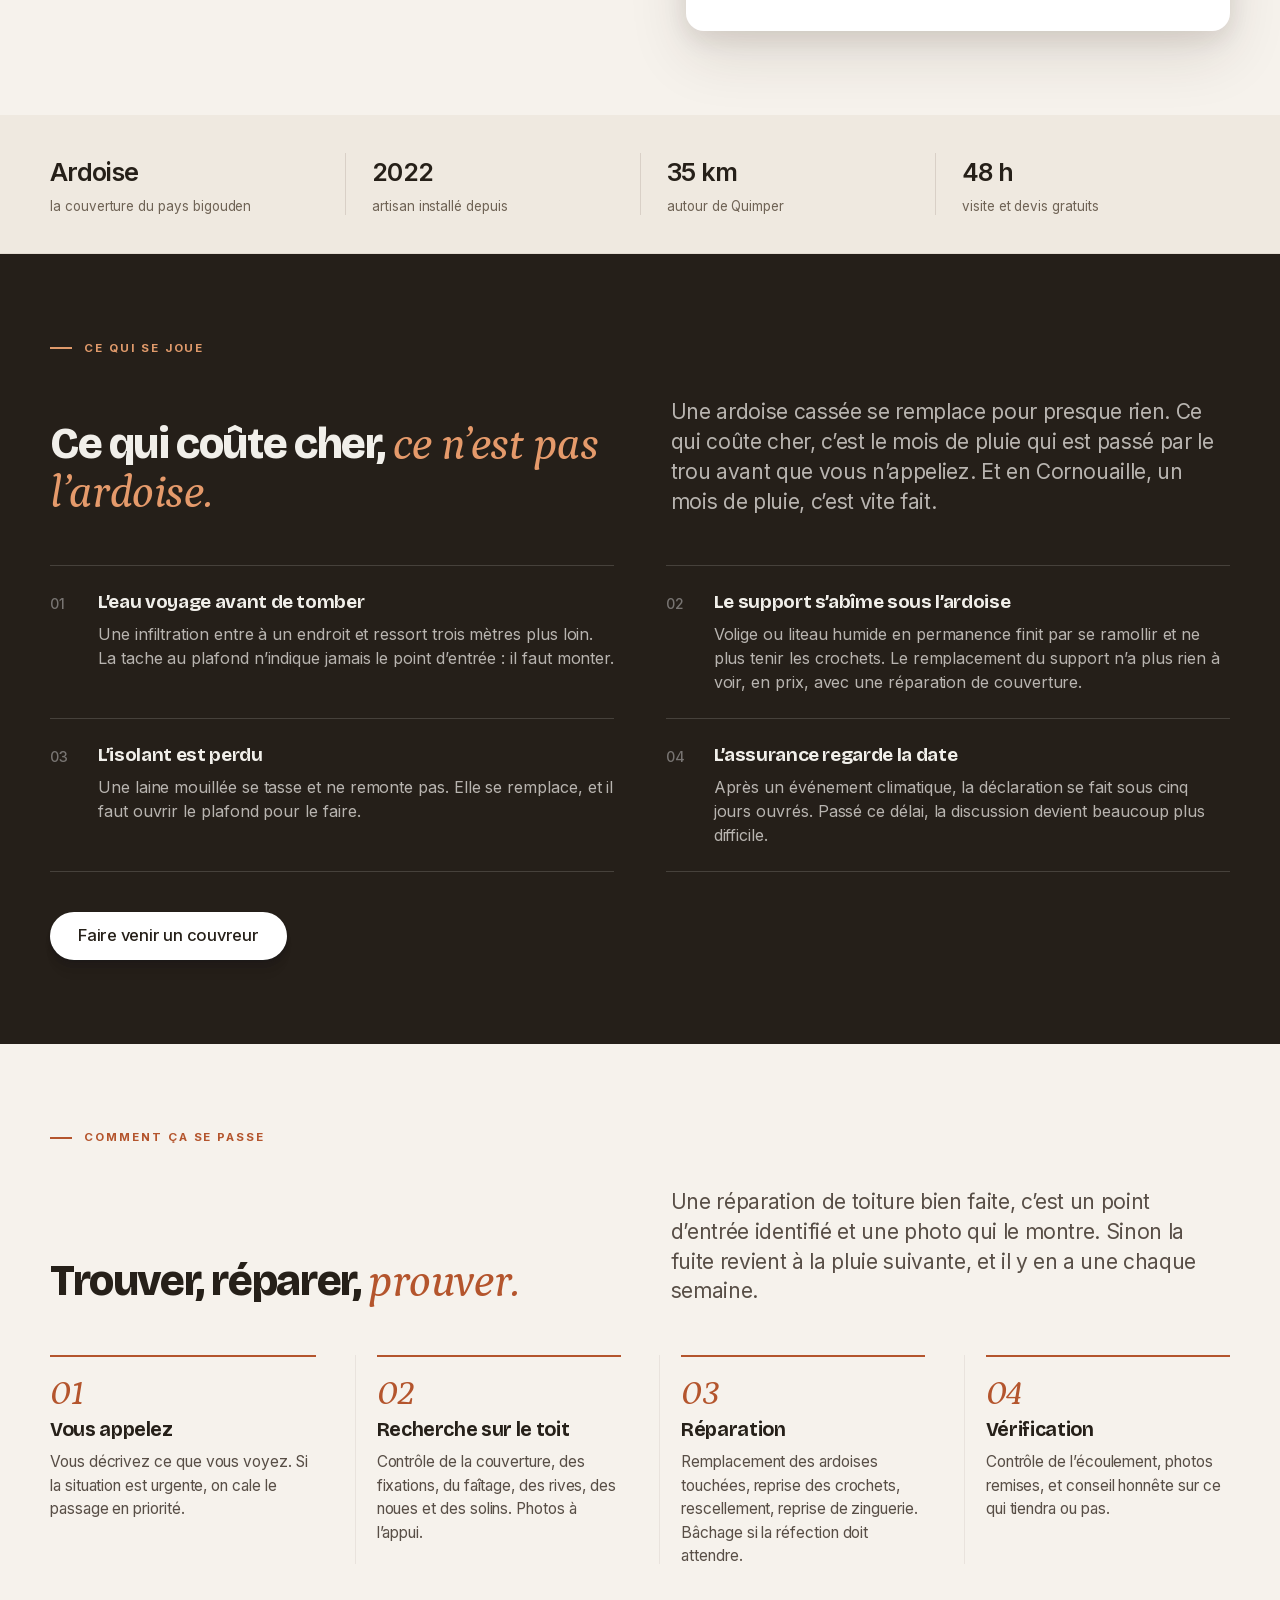
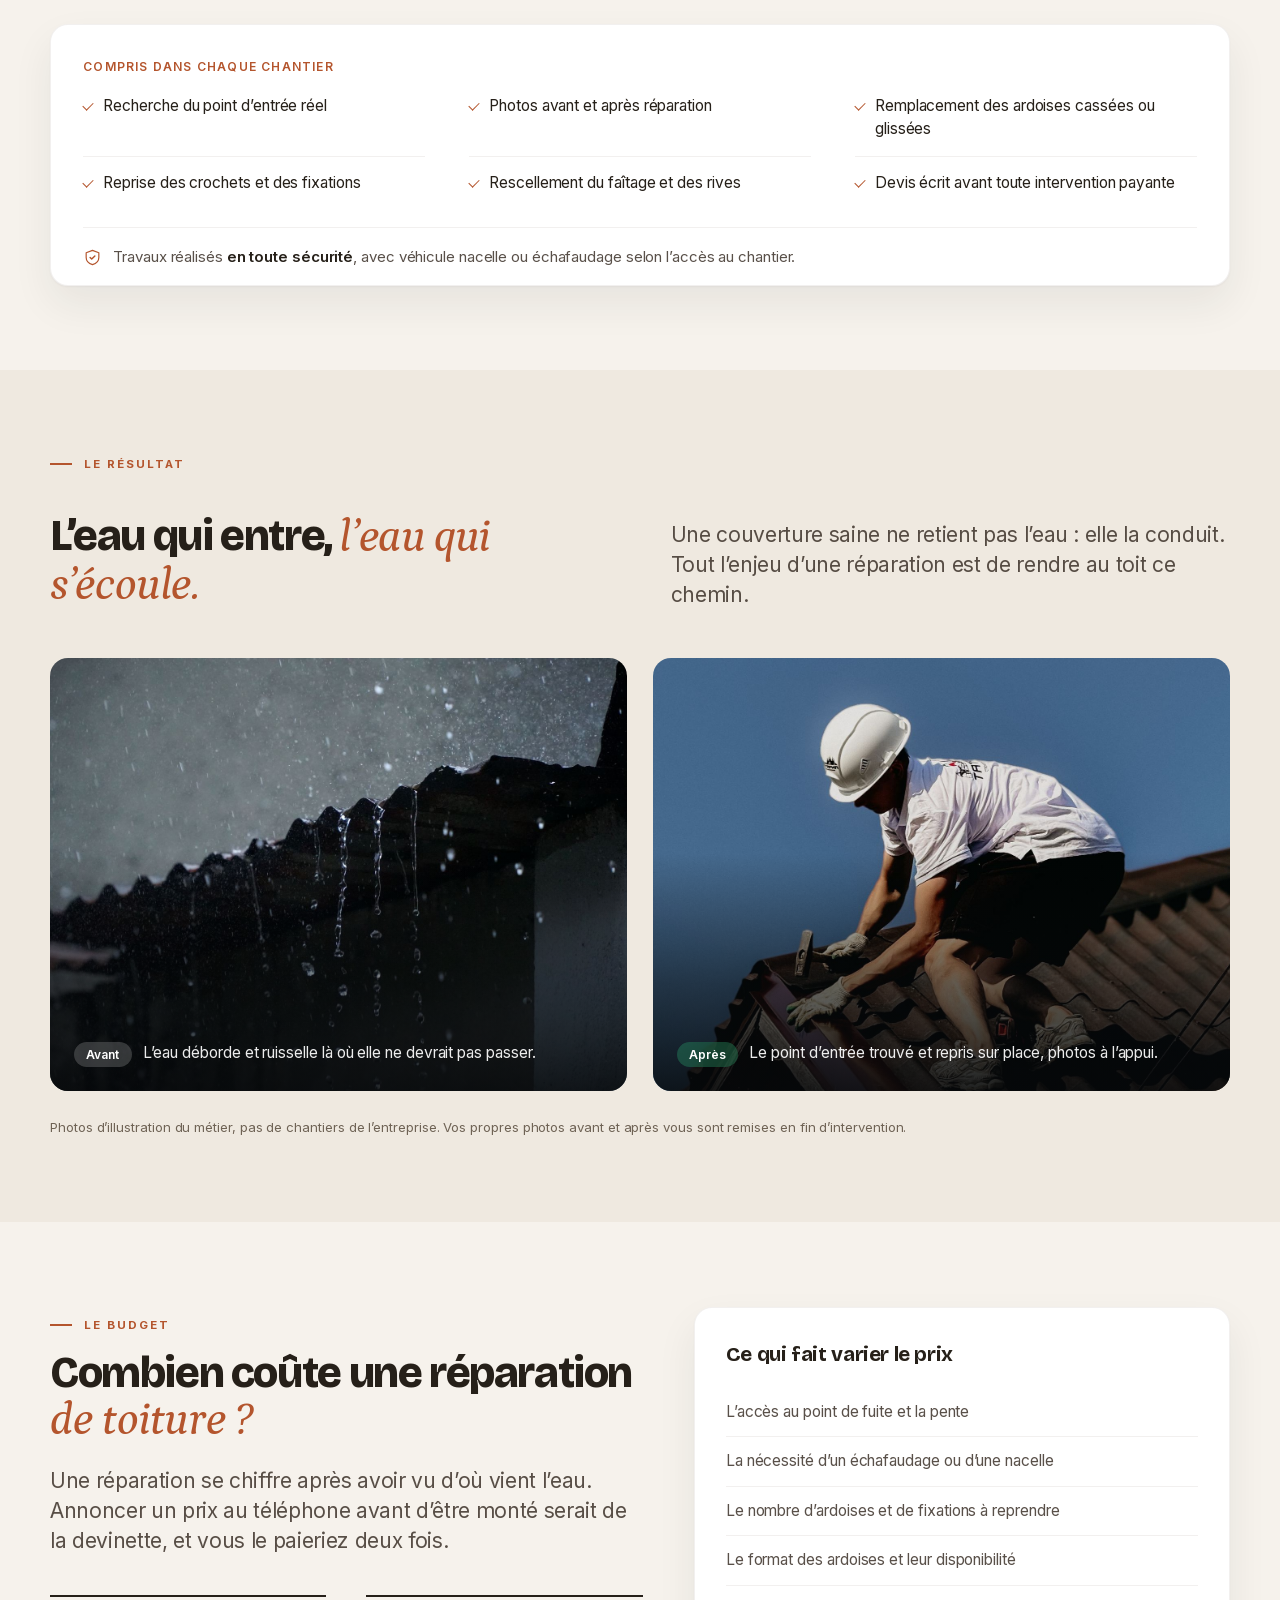
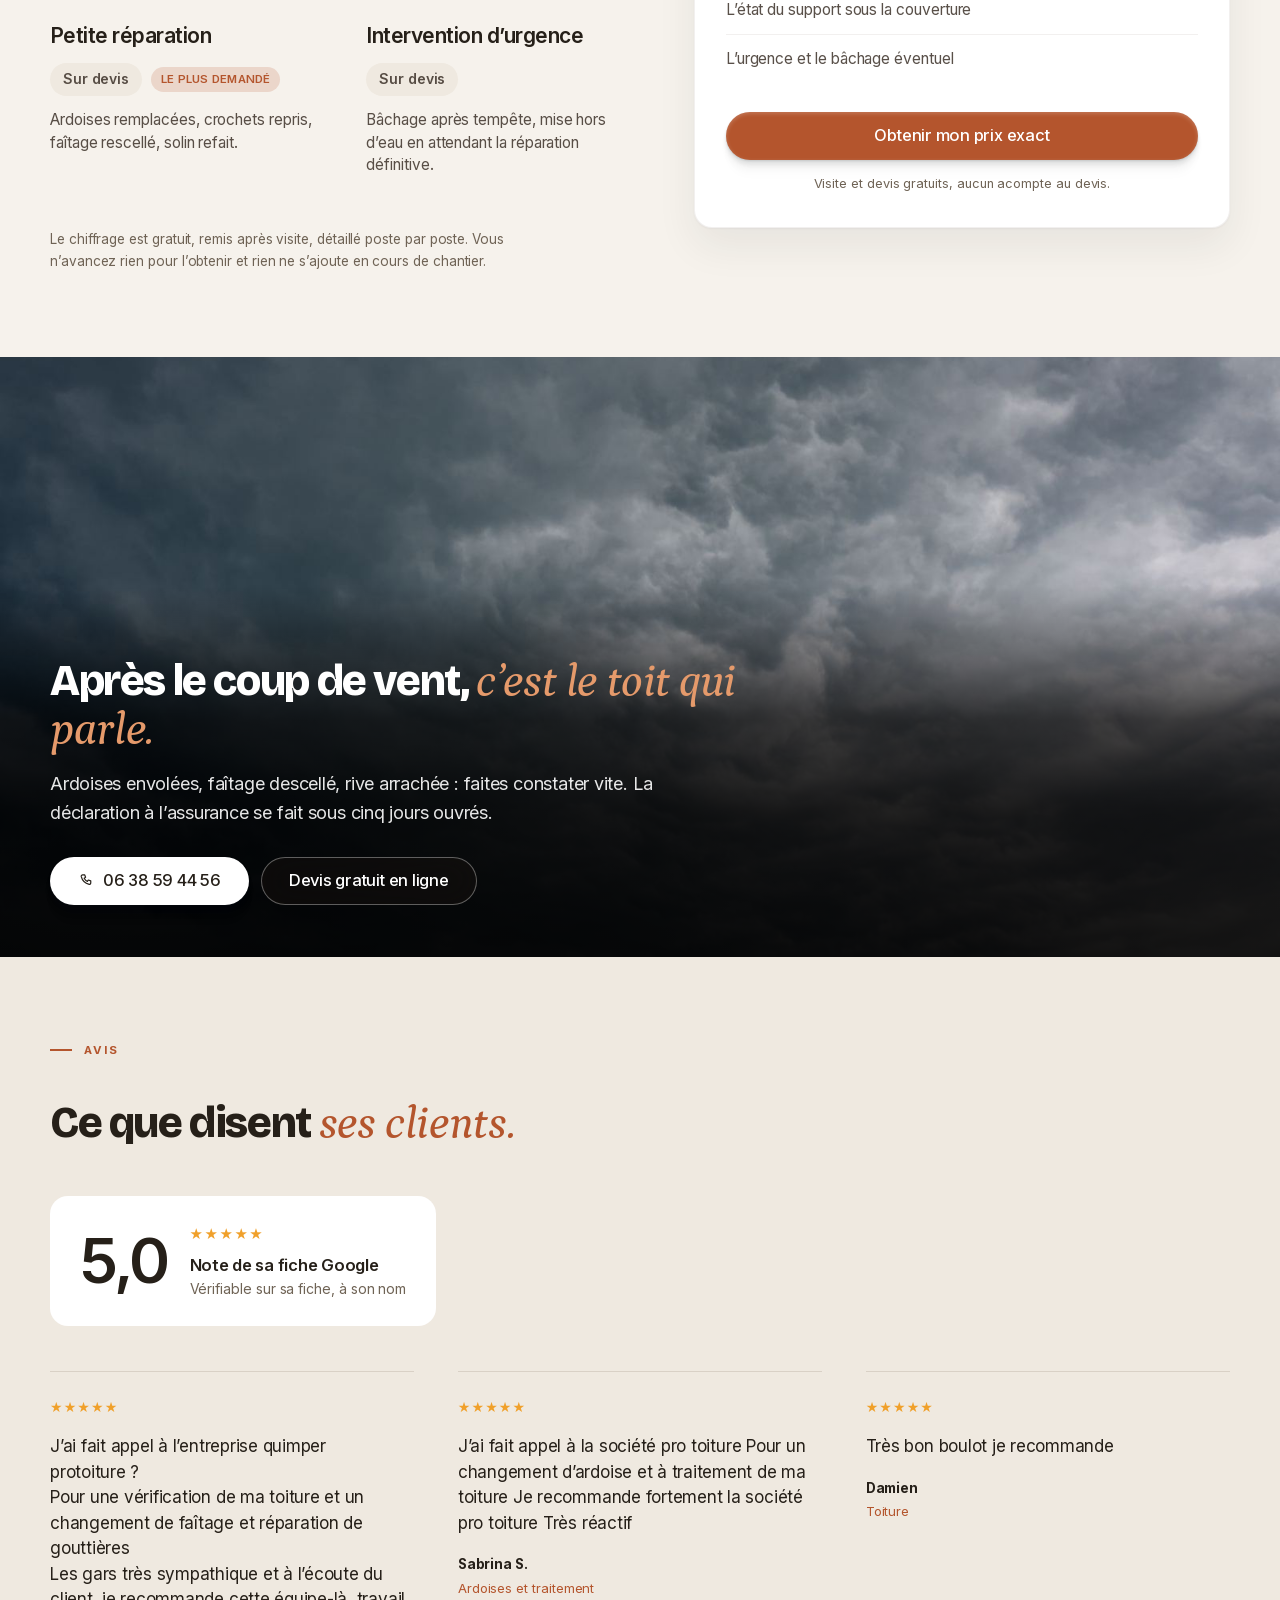
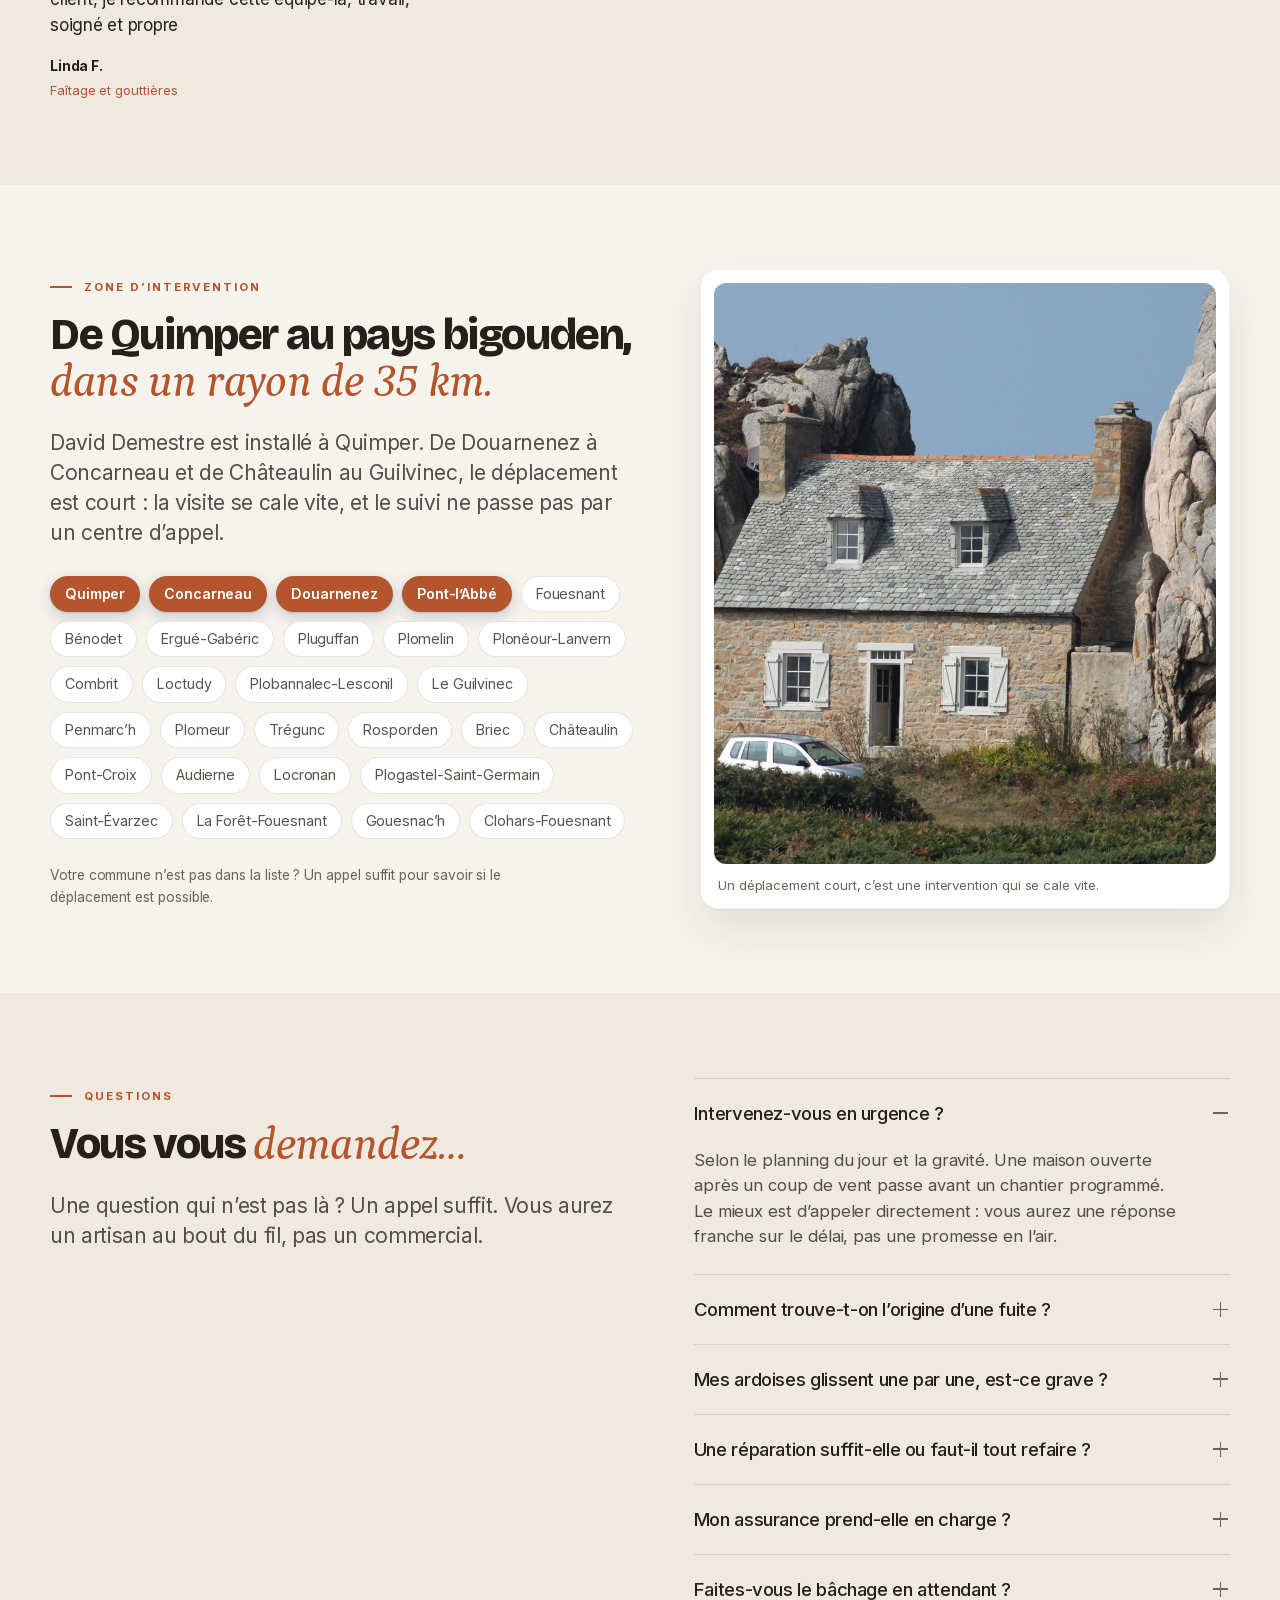
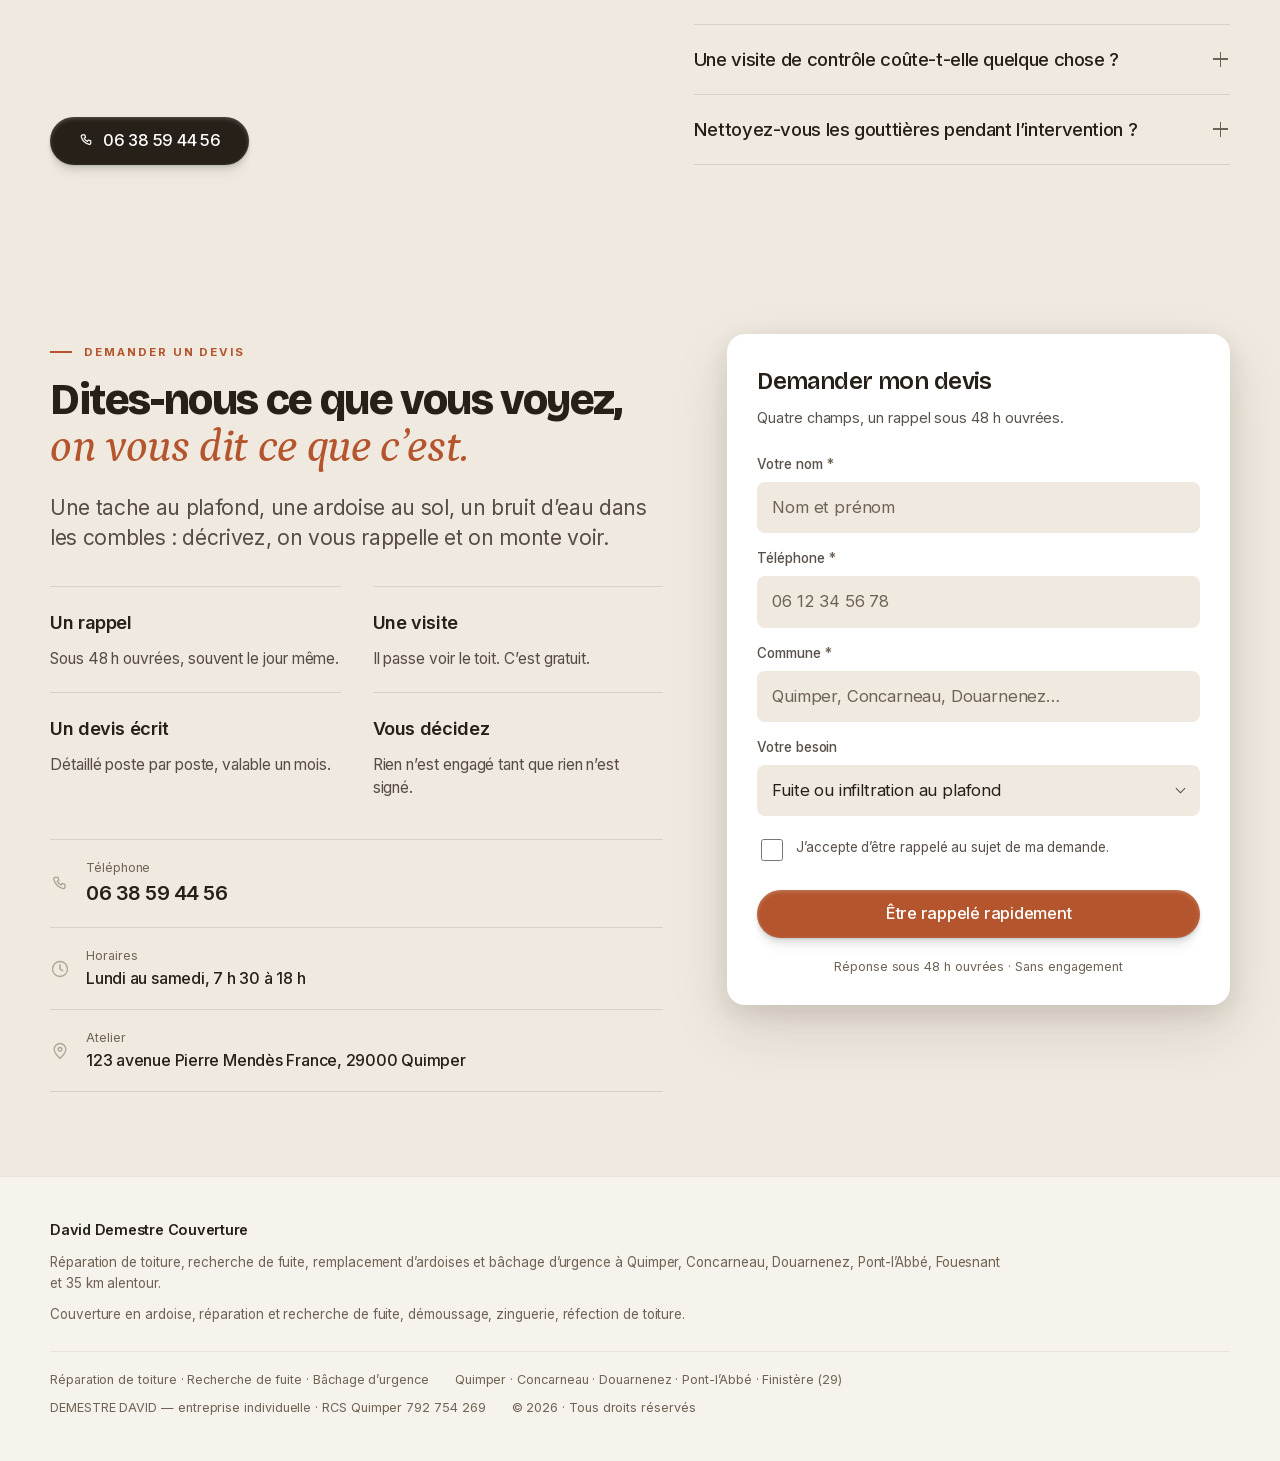
<file: reparation-fuite-toiture-finistere/index.html>
<!DOCTYPE html>
<html lang="fr">
<head>
<meta charset="UTF-8" />
<meta name="viewport" content="width=device-width, initial-scale=1" />

<title>Fuite de toiture en Sud-Finistère · Réparation | David Demestre</title>
<meta name="description" content="Fuite de toiture, ardoises cassées, dégâts après tempête en Sud-Finistère. Couvreur à Quimper, intervention rapide sur Concarneau et Douarnenez." />

<meta name="robots" content="noindex, nofollow" />
<link rel="canonical" href="https://demestrecouverture.fr/reparation-fuite-toiture-finistere/" />

<meta property="og:type" content="website" />
<meta property="og:locale" content="fr_FR" />
<meta property="og:title" content="Fuite de toiture à Quimper&nbsp;: un couvreur qui décroche" />
<meta property="og:description" content="Recherche de fuite, remplacement d’ardoises, bâchage d’urgence après tempête. Artisan couvreur installé à Quimper." />
<meta property="og:url" content="https://demestrecouverture.fr/reparation-fuite-toiture-finistere/" />
<meta property="og:image" content="https://demestrecouverture.fr/assets/img/hero-reparation.jpg" />
<meta name="theme-color" content="#251f19" />
<meta name="geo.region" content="FR-29" />
<meta name="geo.placename" content="Quimper" />
<link rel="icon" href="/assets/favicon.svg" type="image/svg+xml" />

<link rel="stylesheet" href="/assets/styles.css?v=14" />

<script>
window.ADS_GTAG = 'AW-18467990702';
if (window.ADS_GTAG.indexOf('XXXX') === -1) {
  var s = document.createElement('script'); s.async = true;
  s.src = 'https://www.googletagmanager.com/gtag/js?id=' + window.ADS_GTAG;
  document.head.appendChild(s);
  window.dataLayer = window.dataLayer || [];
  function gtag(){dataLayer.push(arguments);}
  gtag('js', new Date());
  gtag('config', window.ADS_GTAG);
}
window.ADS_CONVERSION = 'AW-18467990702/5rtMCMj-zJAdEK7ZnOZE';        /* « Demande de devis (site) » */
window.ADS_CONVERSION_APPEL = 'AW-18467990702/5T3ECMv-zJAdEK7ZnOZE';  /* « Appel depuis le site » */
</script>

<script type="application/ld+json">
{
  "@context": "https://schema.org",
  "@type": "RoofingContractor",
  "@id": "https://demestrecouverture.fr/reparation-fuite-toiture-finistere/#business",
  "name": "David Demestre Couverture",
  "alternateName": "DEMESTRE DAVID",
  "url": "https://demestrecouverture.fr/reparation-fuite-toiture-finistere/",
  "telephone": "+33638594456",
  "image": "https://demestrecouverture.fr/assets/img/hero-reparation.jpg",
  "priceRange": "€€",
  "currenciesAccepted": "EUR",
  "paymentAccepted": "Chèque, Virement, Espèces",
  "foundingDate": "2022",
  "slogan": "Une fuite ne s'arrange jamais toute seule.",
  "description": "Réparation de toiture, recherche de fuite, remplacement d'ardoises cassées et bâchage d'urgence après tempête à Quimper, Concarneau, Douarnenez, Pont-l'Abbé, Fouesnant et dans un rayon de 35 km.",
  "address": {"@type":"PostalAddress","streetAddress":"123 avenue Pierre Mendès France","addressLocality":"Quimper","postalCode":"29000","addressRegion":"Bretagne","addressCountry":"FR"},
  "geo": {"@type":"GeoCoordinates","latitude":47.9960,"longitude":-4.0975},
  "openingHoursSpecification": [{"@type":"OpeningHoursSpecification","dayOfWeek":["Monday","Tuesday","Wednesday","Thursday","Friday","Saturday"],"opens":"07:30","closes":"18:00"}],
  "areaServed": [{"@type":"City","name":"Quimper"},{"@type":"City","name":"Concarneau"},{"@type":"City","name":"Douarnenez"},{"@type":"City","name":"Pont-l'Abbé"},{"@type":"City","name":"Fouesnant"},{"@type":"City","name":"Bénodet"},{"@type":"City","name":"Ergué-Gabéric"},{"@type":"City","name":"Pluguffan"},{"@type":"City","name":"Plomelin"},{"@type":"City","name":"Plonéour-Lanvern"},{"@type":"City","name":"Combrit"},{"@type":"City","name":"Loctudy"},{"@type":"City","name":"Plobannalec-Lesconil"},{"@type":"City","name":"Le Guilvinec"},{"@type":"City","name":"Penmarc'h"},{"@type":"City","name":"Plomeur"}],
  "hasOfferCatalog": {
    "@type":"OfferCatalog",
    "name":"Réparation et dépannage de toiture",
    "itemListElement":[{"@type":"Offer","itemOffered":{"@type":"Service","name":"Recherche de fuite de toiture"}},{"@type":"Offer","itemOffered":{"@type":"Service","name":"Remplacement d'ardoises cassées ou glissées"}},{"@type":"Offer","itemOffered":{"@type":"Service","name":"Reprise de crochets et de fixations"}},{"@type":"Offer","itemOffered":{"@type":"Service","name":"Rescellement de faîtage et de rives"}},{"@type":"Offer","itemOffered":{"@type":"Service","name":"Reprise de solin de cheminée et de noue zinc"}},{"@type":"Offer","itemOffered":{"@type":"Service","name":"Bâchage d'urgence après coup de vent"}}]
  }
}
</script>
<script type="application/ld+json">
{
  "@context": "https://schema.org",
  "@type": "FAQPage",
  "mainEntity": [{"@type":"Question","name":"Intervenez-vous en urgence ?","acceptedAnswer":{"@type":"Answer","text":"Selon le planning du jour et la gravité. Une maison ouverte après un coup de vent passe avant un chantier programmé. Le mieux est d'appeler directement : vous aurez une réponse franche sur le délai, pas une promesse en l'air."}},{"@type":"Question","name":"Comment trouve-t-on l'origine d'une fuite ?","acceptedAnswer":{"@type":"Answer","text":"En montant. L'eau entre souvent loin de l'endroit où elle tombe : elle suit un chevron, une volige, un écran sous toiture. On contrôle la couverture, le faîtage, les rives, les noues et les solins jusqu'à trouver le point d'entrée réel."}},{"@type":"Question","name":"Mes ardoises glissent une par une, est-ce grave ?","acceptedAnswer":{"@type":"Answer","text":"C'est le signe le plus courant en Bretagne, et il ne vient presque jamais de l'ardoise : ce sont les crochets ou les clous qui ont cédé. Tant que c'est localisé, la reprise est simple. Quand ça se généralise sur un pan entier, il faut regarder le support."}},{"@type":"Question","name":"Une réparation suffit-elle ou faut-il tout refaire ?","acceptedAnswer":{"@type":"Answer","text":"Cela dépend de l'âge et de l'état général. Si la couverture est encore saine et le problème localisé, la réparation est la bonne réponse. Si le toit est en fin de vie, réparer chaque hiver revient plus cher que de refaire une fois. On vous dit ce qu'on voit, même quand cela ne fait pas vendre."}},{"@type":"Question","name":"Mon assurance prend-elle en charge ?","acceptedAnswer":{"@type":"Answer","text":"Après un événement climatique, la garantie tempête de votre contrat multirisque habitation joue en général, avec une franchise. Il faut déclarer sous cinq jours ouvrés. Le devis détaillé et les photos servent au dossier."}},{"@type":"Question","name":"Faites-vous le bâchage en attendant ?","acceptedAnswer":{"@type":"Answer","text":"Oui, quand le toit est ouvert et que la réparation ne peut pas se faire tout de suite. La bâche met la maison hors d'eau et laisse le temps de faire les choses proprement."}},{"@type":"Question","name":"Une visite de contrôle coûte-t-elle quelque chose ?","acceptedAnswer":{"@type":"Answer","text":"Le diagnostic et le devis sont gratuits. Ce qui est facturé, c'est l'intervention, et elle est chiffrée avant d'être faite."}},{"@type":"Question","name":"Nettoyez-vous les gouttières pendant l'intervention ?","acceptedAnswer":{"@type":"Answer","text":"Oui, quand elles sont accessibles. Une descente bouchée est souvent la vraie cause d'une infiltration en pignon."}}]
}
</script>
</head>
<body data-lp="reparation_quimper">

<header class="topbar">
  <div class="wrap topbar-in">
    <a href="#top" class="brand" aria-label="David Demestre Couverture">
      <span class="brand-mark" aria-hidden="true"><svg viewBox="0 0 48 48" fill="none" stroke="currentColor" stroke-linecap="round" stroke-linejoin="round"><path d="M4 29 24 9l20 20" stroke-width="3.2"/><path d="M24 9V3M21 5.5h6" stroke-width="2.4"/><path d="M11 25h26M15 21h18" stroke-width="2" opacity=".5"/><path d="M9 30v13M39 30v13M9 43h30" stroke-width="2.4"/></svg></span>
      <span class="brand-txt"><b>David Demestre</b><span class="bd">Couverture · Ardoise · Démoussage</span></span>
    </a>
    <nav class="topnav" aria-label="Sections de la page">
      <a href="#prestation">Le métier</a>
      <a href="#resultat">Résultat</a>
      <a href="#prix">Budget</a>
      <a href="#faq">Questions</a>
    </nav>
    <div class="topbar-cta">
      <a href="tel:+33638594456" class="btn btn-ink btn-sm js-tel">
        <svg viewBox="0 0 24 24" fill="none" aria-hidden="true"><path d="M6.5 4h3l1.2 3.5-2 1.3a11 11 0 0 0 4.5 4.5l1.3-2 3.5 1.2v3a2 2 0 0 1-2.2 2A15.5 15.5 0 0 1 4.5 6.2 2 2 0 0 1 6.5 4Z" stroke="currentColor" stroke-width="1.7" stroke-linejoin="round"/></svg>
        06 38 59 44 56
      </a>
      <a href="#devis" class="btn btn-accent btn-sm">Devis gratuit</a>
    </div>
  </div>
</header>

<main id="top">

<header class="page-hero" id="top">
  <img class="hero-bg" src="/assets/img/hero-reparation.jpg" alt="Couvreur portant des éléments de couverture sur un toit, ciel de fin de jour"
       srcset="/assets/img/hero-reparation-mob.jpg 900w, /assets/img/hero-reparation.jpg 1920w"
       sizes="100vw"
       fetchpriority="high" width="1920" height="1050" />
  <div class="hero-scrim" aria-hidden="true"></div>
  <div class="wrap hero-in">
    <p class="hero-pin">
      <svg viewBox="0 0 24 24" fill="none" aria-hidden="true"><path d="M12 21s7-6.3 7-11a7 7 0 1 0-14 0c0 4.7 7 11 7 11Z" stroke="currentColor" stroke-width="1.7"/><circle cx="12" cy="10" r="2.2" stroke="currentColor" stroke-width="1.7"/></svg>
      Quimper · Concarneau · Douarnenez<span class="pin-suite"> · Pont-l’Abbé · 35 km alentour</span>
    </p>
    <h1>Réparation de toiture et recherche de fuite <em>en Sud-Finistère.</em></h1>
    <p class="lead">On monte, on trouve d’où vient l’eau, on répare, et on vous montre les photos.</p>
    <div class="hero-cta">
      <a href="tel:+33638594456" class="btn btn-cream btn-lg js-tel">
        <svg viewBox="0 0 24 24" fill="none" aria-hidden="true"><path d="M6.5 4h3l1.2 3.5-2 1.3a11 11 0 0 0 4.5 4.5l1.3-2 3.5 1.2v3a2 2 0 0 1-2.2 2A15.5 15.5 0 0 1 4.5 6.2 2 2 0 0 1 6.5 4Z" stroke="currentColor" stroke-width="1.7" stroke-linejoin="round"/></svg>
        06 38 59 44 56
      </a>
      <a href="#devis" class="btn btn-glass btn-lg">Demander un devis gratuit</a>
    </div>
    <p class="lp-micro">Lun-sam 7 h 30 – 18 h · Réponse le jour même · Visite et devis gratuits, sans acompte.</p>
  </div>
</header>

<section class="section devis-sec" id="devis">
  <div class="wrap lp-grid">
    <div class="lp-copy">
      <p class="crumb">Couvreur à Quimper <span>&rsaquo;</span> Réparation et fuites</p>
      <h2 class="h2">L’eau entre rarement <em>là où la tache apparaît.</em></h2>
      <p class="lead">Une infiltration suit un chevron, longe une panne et ressort trois mètres plus loin. C’est pour ça qu’un diagnostic au téléphone ne vaut rien, et qu’il faut monter voir.</p>
      <ul class="lp-points">
        <li><svg viewBox="0 0 24 24" fill="none" aria-hidden="true"><path d="m5 12.5 4.5 4.5L19 7.5" stroke="currentColor" stroke-width="2.2" stroke-linecap="round" stroke-linejoin="round"/></svg><span>Recherche de fuite <b>sur place</b>, pas au téléphone</span></li>
        <li><svg viewBox="0 0 24 24" fill="none" aria-hidden="true"><path d="m5 12.5 4.5 4.5L19 7.5" stroke="currentColor" stroke-width="2.2" stroke-linecap="round" stroke-linejoin="round"/></svg><span>Ardoises cassées ou glissées <b>remplacées à l’identique</b></span></li>
        <li><svg viewBox="0 0 24 24" fill="none" aria-hidden="true"><path d="m5 12.5 4.5 4.5L19 7.5" stroke="currentColor" stroke-width="2.2" stroke-linecap="round" stroke-linejoin="round"/></svg><span>Bâchage d’urgence possible après <b>coup de vent</b></span></li>
        <li><svg viewBox="0 0 24 24" fill="none" aria-hidden="true"><path d="m5 12.5 4.5 4.5L19 7.5" stroke="currentColor" stroke-width="2.2" stroke-linecap="round" stroke-linejoin="round"/></svg><span>Artisan de Quimper&nbsp;: <b>déplacement court</b>, pas de sous-traitance</span></li>
      </ul>
    </div>

    <aside class="lp-form">
      <div class="form-card">
        <div class="form-head">
          <h2>Décrire ma fuite</h2>
          <p>Quatre champs, une minute. David vous rappelle lui-même, avec une première estimation et une date de visite.</p>
        </div>
        <form class="js-devis" id="devis-form" novalidate>
          <input type="hidden" name="access_key" value="b92b25cc-d847-429a-a5ef-0ee66a0f4789" />
          <input type="checkbox" name="botcheck" tabindex="-1" autocomplete="off" style="display:none" aria-hidden="true" />
          
          <input type="hidden" name="gclid" /><input type="hidden" name="source" /><input type="hidden" name="campagne" /><input type="hidden" name="mot_cle" /><input type="hidden" name="page" />

          <div class="field"><label for="nom">Votre nom <span class="req">*</span></label><input id="nom" name="nom" type="text" required autocomplete="name" placeholder="Nom et prénom" /></div>
          <div class="field"><label for="tel">Téléphone <span class="req">*</span></label><input id="tel" name="tel" type="tel" required autocomplete="tel" inputmode="tel" placeholder="06 12 34 56 78" /></div>
          <div class="field"><label for="ville">Commune <span class="req">*</span></label><input id="ville" name="ville" type="text" required autocomplete="address-level2" placeholder="Quimper, Concarneau, Douarnenez…" /></div>
          <div class="field">
            <label for="besoin">Votre besoin</label>
            <div class="select-wrap">
              <select id="besoin" name="besoin">
                <option>Fuite ou infiltration au plafond</option>
                <option>Ardoises cassées ou glissées</option>
                <option>Dégâts après tempête ou coup de vent</option>
                <option>Faîtage ou rive descellé</option>
                <option>Solin de cheminée ou noue</option>
                <option>Je ne sais pas d’où ça vient</option>
              </select>
            </div>
          </div>
          <div class="field field-opt">
            <label for="message">Précisions <span class="opt">(facultatif)</span></label>
            <textarea id="message" name="message" rows="2" placeholder="Depuis quand, à quel endroit, après quelle pluie, étage…"></textarea>
          </div>

          <label class="consent"><input type="checkbox" required /> <span>J’accepte d’être rappelé au sujet de ma demande.</span></label>

          <button type="submit" class="btn btn-accent btn-lg btn-block">Être rappelé rapidement</button>
          <p class="form-note">Gratuit · Sans engagement · Aucune donnée revendue</p>

          <div class="form-success" role="status">
            <b>Demande bien reçue.</b><br>David vous rappelle sous 48 h ouvrées.<br>
            <a href="tel:+33638594456" class="js-tel">Plus pressé&nbsp;? 06 38 59 44 56</a>
          </div>
          <div class="form-error" role="alert">L’envoi a échoué. Appelez directement le <a href="tel:+33638594456" class="js-tel">06 38 59 44 56</a>.</div>
        </form>
      </div>
    </aside>
  </div>
</section>

<div class="trust">
  <div class="wrap proofband">
    <div><b>Ardoise</b><span>la couverture du pays bigouden</span></div>
    <div><b>2022</b><span>artisan installé depuis</span></div>
    <div><b>35 km</b><span>autour de Quimper</span></div>
    <div><b>48 h</b><span>visite et devis gratuits</span></div>
  </div>
</div>

<section class="section section-dark" id="pourquoi">
  <div class="wrap">
    <div class="sec-head">
      <span class="kick">Ce qui se joue</span>
      <h2 class="h2">Ce qui coûte cher, <em>ce n’est pas l’ardoise.</em></h2>
      <p class="lead">Une ardoise cassée se remplace pour presque rien. Ce qui coûte cher, c’est le mois de pluie qui est passé par le trou avant que vous n’appeliez. Et en Cornouaille, un mois de pluie, c’est vite fait.</p>
    </div>
    <div class="risk-list">
      <div class="risk"><span class="n">01</span><div><h3>L’eau voyage avant de tomber</h3><p>Une infiltration entre à un endroit et ressort trois mètres plus loin. La tache au plafond n’indique jamais le point d’entrée&nbsp;: il faut monter.</p></div></div>
        <div class="risk"><span class="n">02</span><div><h3>Le support s’abîme sous l’ardoise</h3><p>Volige ou liteau humide en permanence finit par se ramollir et ne plus tenir les crochets. Le remplacement du support n’a plus rien à voir, en prix, avec une réparation de couverture.</p></div></div>
        <div class="risk"><span class="n">03</span><div><h3>L’isolant est perdu</h3><p>Une laine mouillée se tasse et ne remonte pas. Elle se remplace, et il faut ouvrir le plafond pour le faire.</p></div></div>
        <div class="risk"><span class="n">04</span><div><h3>L’assurance regarde la date</h3><p>Après un événement climatique, la déclaration se fait sous cinq jours ouvrés. Passé ce délai, la discussion devient beaucoup plus difficile.</p></div></div>
    </div>
    <a href="#devis" class="btn btn-cream btn-lg risk-cta">Faire venir un couvreur</a>
  </div>
</section>

<section class="section" id="prestation">
  <div class="wrap">
    <div class="sec-head">
      <span class="kick">Comment ça se passe</span>
      <h2 class="h2">Trouver, réparer, <em>prouver.</em></h2>
      <p class="lead">Une réparation de toiture bien faite, c’est un point d’entrée identifié et une photo qui le montre. Sinon la fuite revient à la pluie suivante, et il y en a une chaque semaine.</p>
    </div>
    <div class="steps">
      <div class="step"><div class="n">01</div><h3>Vous appelez</h3><p>Vous décrivez ce que vous voyez. Si la situation est urgente, on cale le passage en priorité.</p></div>
      <div class="step"><div class="n">02</div><h3>Recherche sur le toit</h3><p>Contrôle de la couverture, des fixations, du faîtage, des rives, des noues et des solins. Photos à l’appui.</p></div>
      <div class="step"><div class="n">03</div><h3>Réparation</h3><p>Remplacement des ardoises touchées, reprise des crochets, rescellement, reprise de zinguerie. Bâchage si la réfection doit attendre.</p></div>
      <div class="step"><div class="n">04</div><h3>Vérification</h3><p>Contrôle de l’écoulement, photos remises, et conseil honnête sur ce qui tiendra ou pas.</p></div>
    </div>
    <div class="incl">
      <p class="incl-title">Compris dans chaque chantier</p>
      <ul class="incl-list">
        <li>Recherche du point d’entrée réel</li>
        <li>Photos avant et après réparation</li>
        <li>Remplacement des ardoises cassées ou glissées</li>
        <li>Reprise des crochets et des fixations</li>
        <li>Rescellement du faîtage et des rives</li>
        <li>Devis écrit avant toute intervention payante</li>
      </ul>
      <p class="incl-note">
        <svg viewBox="0 0 24 24" fill="none" aria-hidden="true"><path d="M12 3 4 6v6c0 4.5 3.2 7.6 8 9 4.8-1.4 8-4.5 8-9V6l-8-3Z" stroke="currentColor" stroke-width="1.5" stroke-linejoin="round"/><path d="m9 12 2 2 4-4" stroke="currentColor" stroke-width="1.8" stroke-linecap="round" stroke-linejoin="round"/></svg>
        <span>Travaux réalisés <b>en toute sécurité</b>, avec véhicule nacelle ou échafaudage selon l’accès au chantier.</span>
      </p>
    </div>
  </div>
</section>

<section class="section section-warm" id="resultat">
  <div class="wrap">
    <div class="sec-head">
      <span class="kick">Le résultat</span>
      <h2 class="h2">L’eau qui entre, <em>l’eau qui s’écoule.</em></h2>
      <p class="lead">Une couverture saine ne retient pas l’eau&nbsp;: elle la conduit. Tout l’enjeu d’une réparation est de rendre au toit ce chemin.</p>
    </div>
    <div class="duo">
      <figure class="shot">
        <img src="/assets/img/pluie-toit.jpg" alt="Pluie ruisselant en nappe depuis le bord d’une toiture" loading="lazy" width="1400" height="1050" />
        <figcaption><span class="shot-tag">Avant</span>L’eau déborde et ruisselle là où elle ne devrait pas passer.</figcaption>
      </figure>
      <figure class="shot">
        <img src="/assets/img/pose-ardoise.jpg" alt="Couvreur reprenant le rampant d’une toiture, ciel dégagé" loading="lazy" width="1400" height="1050" />
        <figcaption><span class="shot-tag shot-ok">Après</span>Le point d’entrée trouvé et repris sur place, photos à l’appui.</figcaption>
      </figure>
    </div>
    <p class="ba-note">Photos d’illustration du métier, pas de chantiers de l’entreprise. Vos propres photos avant et après vous sont remises en fin d’intervention.</p>
  </div>
</section>

<section class="section" id="prix">
  <div class="wrap split split-tight">
    <div>
      <span class="kick">Le budget</span>
      <h2 class="h2">Combien coûte une réparation <em>de toiture&nbsp;?</em></h2>
      <p class="lead">Une réparation se chiffre après avoir vu d’où vient l’eau. Annoncer un prix au téléphone avant d’être monté serait de la devinette, et vous le paieriez deux fois.</p>
      
      <div class="price-cards">
        <div class="price-card featured"><span class="pc-lab">Petite réparation</span><span class="pc-line"><span class="pc-val">Sur devis</span><span class="pc-pill">le plus demandé</span></span><p>Ardoises remplacées, crochets repris, faîtage rescellé, solin refait.</p></div>
        <div class="price-card"><span class="pc-lab">Intervention d’urgence</span><span class="pc-line"><span class="pc-val">Sur devis</span></span><p>Bâchage après tempête, mise hors d’eau en attendant la réparation définitive.</p></div>
      </div>
      <p class="price-note">Le chiffrage est gratuit, remis après visite, détaillé poste par poste. Vous n’avancez rien pour l’obtenir et rien ne s’ajoute en cours de chantier.</p>
    </div>
    <div class="price-side">
      <h3>Ce qui fait varier le prix</h3>
      <ul class="tick">
        <li>L’accès au point de fuite et la pente</li>
        <li>La nécessité d’un échafaudage ou d’une nacelle</li>
        <li>Le nombre d’ardoises et de fixations à reprendre</li>
        <li>Le format des ardoises et leur disponibilité</li>
        <li>L’état du support sous la couverture</li>
        <li>L’urgence et le bâchage éventuel</li>
      </ul>
      <a href="#devis" class="btn btn-accent btn-block btn-lg">Obtenir mon prix exact</a>
      <p class="price-side-note">Visite et devis gratuits, aucun acompte au devis.</p>
    </div>
  </div>
</section>

<section class="cta-band">
  <img src="/assets/img/tempete-atlantique.jpg" alt="Ciel de tempête atlantique au-dessus de toits d’ardoise" loading="lazy" width="1600" height="900" />
  <div class="cta-band-in">
    <div class="wrap">
      <h2>Après le coup de vent, <em>c’est le toit qui parle.</em></h2>
      <p>Ardoises envolées, faîtage descellé, rive arrachée&nbsp;: faites constater vite. La déclaration à l’assurance se fait sous cinq jours ouvrés.</p>
      <div class="cta-band-btns">
        <a href="tel:+33638594456" class="btn btn-cream btn-lg js-tel">
          <svg viewBox="0 0 24 24" fill="none" aria-hidden="true"><path d="M6.5 4h3l1.2 3.5-2 1.3a11 11 0 0 0 4.5 4.5l1.3-2 3.5 1.2v3a2 2 0 0 1-2.2 2A15.5 15.5 0 0 1 4.5 6.2 2 2 0 0 1 6.5 4Z" stroke="currentColor" stroke-width="1.7" stroke-linejoin="round"/></svg>
          06 38 59 44 56
        </a>
        <a href="#devis" class="btn btn-glass btn-lg">Devis gratuit en ligne</a>
      </div>
    </div>
  </div>
</section>

<section class="section section-warm" id="avis">
  <div class="wrap">
    <div class="sec-head">
      <span class="kick">Avis</span>
      <h2 class="h2">Ce que disent <em>ses clients.</em></h2>
    </div>
    <div class="note-google">
      <span class="note-val">5,0</span>
      <span class="note-txt"><span class="stars" aria-hidden="true">★★★★★</span>
        <b>Note de sa fiche Google</b><span>Vérifiable sur sa fiche, à son nom</span></span>
    </div>
    <div class="reviews">
      <figure class="review"><div class="stars" aria-label="5 étoiles sur 5">★★★★★</div><blockquote>J’ai fait appel à l’entreprise quimper protoiture&nbsp;?<br />Pour une vérification de ma toiture et un changement de faîtage et réparation de gouttières<br />Les gars très sympathique et à l’écoute du client, je recommande cette équipe-là, travail, soigné et propre</blockquote><figcaption><b>Linda F.</b><span>Faîtage et gouttières</span></figcaption></figure>
      <figure class="review"><div class="stars" aria-label="5 étoiles sur 5">★★★★★</div><blockquote>J’ai fait appel à la société pro toiture Pour un changement d’ardoise et à traitement de ma toiture Je recommande fortement la société pro toiture  Très réactif</blockquote><figcaption><b>Sabrina S.</b><span>Ardoises et traitement</span></figcaption></figure>
      <figure class="review"><div class="stars" aria-label="5 étoiles sur 5">★★★★★</div><blockquote>Très bon boulot je recommande</blockquote><figcaption><b>Damien</b><span>Toiture</span></figcaption></figure>
    </div>
  </div>
</section>

<section class="section section-warm" id="territoire" hidden>
  <div class="wrap split">
    <div>
      <span class="kick">Le territoire</span>
      <h2 class="h2"></h2>
      <p class="lead"></p>
      <div class="secteurs">
        
      </div>
    </div>
    <div class="cadrage">
      <h3></h3>
      <p></p>
      <p class="cadrage-non"><b>Ce qu’il ne fait pas&nbsp;:</b> </p>
    </div>
  </div>
</section>

<section class="section" id="zones">
  <div class="wrap split">
    <div>
      <span class="kick">Zone d’intervention</span>
      <h2 class="h2">De Quimper au pays bigouden, <em>dans un rayon de 35&nbsp;km.</em></h2>
      <p class="lead">David Demestre est installé à Quimper. De Douarnenez à Concarneau et de Châteaulin au Guilvinec, le déplacement est court&nbsp;: la visite se cale vite, et le suivi ne passe pas par un centre d’appel.</p>
      <div class="zones">
        <span class="zone zone-main">Quimper</span>
        <span class="zone zone-main">Concarneau</span>
        <span class="zone zone-main">Douarnenez</span>
        <span class="zone zone-main">Pont-l’Abbé</span>
        <span class="zone">Fouesnant</span>
        <span class="zone">Bénodet</span>
        <span class="zone">Ergué-Gabéric</span>
        <span class="zone">Pluguffan</span>
        <span class="zone">Plomelin</span>
        <span class="zone">Plonéour-Lanvern</span>
        <span class="zone">Combrit</span>
        <span class="zone">Loctudy</span>
        <span class="zone">Plobannalec-Lesconil</span>
        <span class="zone">Le Guilvinec</span>
        <span class="zone">Penmarc’h</span>
        <span class="zone">Plomeur</span>
        <span class="zone">Trégunc</span>
        <span class="zone">Rosporden</span>
        <span class="zone">Briec</span>
        <span class="zone">Châteaulin</span>
        <span class="zone">Pont-Croix</span>
        <span class="zone">Audierne</span>
        <span class="zone">Locronan</span>
        <span class="zone">Plogastel-Saint-Germain</span>
        <span class="zone">Saint-Évarzec</span>
        <span class="zone">La Forêt-Fouesnant</span>
        <span class="zone">Gouesnac’h</span>
        <span class="zone">Clohars-Fouesnant</span>
      </div>
      <p class="zones-note">Votre commune n’est pas dans la liste&nbsp;? Un appel suffit pour savoir si le déplacement est possible.</p>
    </div>
    <figure class="frame">
      <img src="/assets/img/maison-bretonne.jpg" alt="Maison bretonne en pierre couverte d’ardoise" loading="lazy" width="1400" height="1050" />
      <figcaption>Un déplacement court, c’est une intervention qui se cale vite.</figcaption>
    </figure>
  </div>
</section>

<section class="section section-warm" id="faq">
  <div class="wrap split split-tight">
    <div class="faq-intro">
      <div class="faq-intro-in">
      <span class="kick">Questions</span>
      <h2 class="h2">Vous vous <em>demandez…</em></h2>
      <p class="lead">Une question qui n’est pas là&nbsp;? Un appel suffit. Vous aurez un artisan au bout du fil, pas un commercial.</p>
      </div>
      <a href="tel:+33638594456" class="btn btn-ink btn-lg js-tel faq-tel">
        <svg viewBox="0 0 24 24" fill="none" aria-hidden="true"><path d="M6.5 4h3l1.2 3.5-2 1.3a11 11 0 0 0 4.5 4.5l1.3-2 3.5 1.2v3a2 2 0 0 1-2.2 2A15.5 15.5 0 0 1 4.5 6.2 2 2 0 0 1 6.5 4Z" stroke="currentColor" stroke-width="1.7" stroke-linejoin="round"/></svg>
        06 38 59 44 56
      </a>
    </div>
    <div class="faq">
      <details open><summary>Intervenez-vous en urgence&nbsp;?<span class="pm"></span></summary><div class="ans">Selon le planning du jour et la gravité. Une maison ouverte après un coup de vent passe avant un chantier programmé. Le mieux est d’appeler directement&nbsp;: vous aurez une réponse franche sur le délai, pas une promesse en l’air.</div></details>
      <details><summary>Comment trouve-t-on l’origine d’une fuite&nbsp;?<span class="pm"></span></summary><div class="ans">En montant. L’eau entre souvent loin de l’endroit où elle tombe&nbsp;: elle suit un chevron, une volige, un écran sous toiture. On contrôle la couverture, le faîtage, les rives, les noues et les solins jusqu’à trouver le point d’entrée réel.</div></details>
      <details><summary>Mes ardoises glissent une par une, est-ce grave&nbsp;?<span class="pm"></span></summary><div class="ans">C’est le signe le plus courant en Bretagne, et il ne vient presque jamais de l’ardoise&nbsp;: ce sont les crochets ou les clous qui ont cédé. Tant que c’est localisé, la reprise est simple. Quand ça se généralise sur un pan entier, il faut regarder le support.</div></details>
      <details><summary>Une réparation suffit-elle ou faut-il tout refaire&nbsp;?<span class="pm"></span></summary><div class="ans">Cela dépend de l’âge et de l’état général. Si la couverture est encore saine et le problème localisé, la réparation est la bonne réponse. Si le toit est en fin de vie, réparer chaque hiver revient plus cher que de refaire une fois. On vous dit ce qu’on voit, même quand cela ne fait pas vendre.</div></details>
      <details><summary>Mon assurance prend-elle en charge&nbsp;?<span class="pm"></span></summary><div class="ans">Après un événement climatique, la garantie tempête de votre contrat multirisque habitation joue en général, avec une franchise. Il faut déclarer sous cinq jours ouvrés. Le devis détaillé et les photos servent au dossier.</div></details>
      <details><summary>Faites-vous le bâchage en attendant&nbsp;?<span class="pm"></span></summary><div class="ans">Oui, quand le toit est ouvert et que la réparation ne peut pas se faire tout de suite. La bâche met la maison hors d’eau et laisse le temps de faire les choses proprement.</div></details>
      <details><summary>Une visite de contrôle coûte-t-elle quelque chose&nbsp;?<span class="pm"></span></summary><div class="ans">Le diagnostic et le devis sont gratuits. Ce qui est facturé, c’est l’intervention, et elle est chiffrée avant d’être faite.</div></details>
      <details><summary>Nettoyez-vous les gouttières pendant l’intervention&nbsp;?<span class="pm"></span></summary><div class="ans">Oui, quand elles sont accessibles. Une descente bouchée est souvent la vraie cause d’une infiltration en pignon.</div></details>
    </div>
  </div>
</section>

<section class="section final" id="contact">
  <div class="wrap final-in">
    <div class="final-copy">
      <span class="kick">Demander un devis</span>
      <h2 class="h2">Dites-nous ce que vous voyez, <em>on vous dit ce que c’est.</em></h2>
      <p class="lead">Une tache au plafond, une ardoise au sol, un bruit d’eau dans les combles&nbsp;: décrivez, on vous rappelle et on monte voir.</p>
      <div class="after">
        <div class="after-item"><b>Un rappel</b><p>Sous 48 h ouvrées, souvent le jour même.</p></div>
        <div class="after-item"><b>Une visite</b><p>Il passe voir le toit. C’est gratuit.</p></div>
        <div class="after-item"><b>Un devis écrit</b><p>Détaillé poste par poste, valable un mois.</p></div>
        <div class="after-item"><b>Vous décidez</b><p>Rien n’est engagé tant que rien n’est signé.</p></div>
      </div>
      <div class="final-contacts">
        <a class="fc js-tel" href="tel:+33638594456"><span class="ic"><svg viewBox="0 0 24 24" fill="none"><path d="M6.5 4h3l1.2 3.5-2 1.3a11 11 0 0 0 4.5 4.5l1.3-2 3.5 1.2v3a2 2 0 0 1-2.2 2A15.5 15.5 0 0 1 4.5 6.2 2 2 0 0 1 6.5 4Z" stroke="currentColor" stroke-width="1.7" stroke-linejoin="round"/></svg></span><span><span class="l">Téléphone</span><span class="v">06 38 59 44 56</span></span></a>
        <div class="fc"><span class="ic"><svg viewBox="0 0 24 24" fill="none"><path d="M12 7v5l3 2" stroke="currentColor" stroke-width="1.8" stroke-linecap="round" stroke-linejoin="round"/><circle cx="12" cy="12" r="9" stroke="currentColor" stroke-width="1.6"/></svg></span><span><span class="l">Horaires</span><span class="v small">Lundi au samedi, 7 h 30 à 18 h</span></span></div>
        <div class="fc"><span class="ic"><svg viewBox="0 0 24 24" fill="none"><path d="M12 21s7-6.3 7-11a7 7 0 1 0-14 0c0 4.7 7 11 7 11Z" stroke="currentColor" stroke-width="1.6"/><circle cx="12" cy="10" r="2.2" stroke="currentColor" stroke-width="1.6"/></svg></span><span><span class="l">Atelier</span><span class="v small">123 avenue Pierre Mendès France, 29000 Quimper</span></span></div>
      </div>
    </div>
    <a href="#devis" class="btn btn-accent btn-lg btn-block final-jump">Demander mon devis gratuit</a>
    <div class="final-form">
      <div class="form-head">
        <h3>Demander mon devis</h3>
        <p>Quatre champs, un rappel sous 48 h ouvrées.</p>
      </div>
      <form class="js-devis" id="devis-form-bas" novalidate>
        <input type="hidden" name="access_key" value="b92b25cc-d847-429a-a5ef-0ee66a0f4789" />
        <input type="checkbox" name="botcheck" tabindex="-1" autocomplete="off" style="display:none" aria-hidden="true" />
        <input type="hidden" name="gclid" /><input type="hidden" name="source" /><input type="hidden" name="campagne" /><input type="hidden" name="mot_cle" /><input type="hidden" name="page" />

        <div class="field"><label for="nom2">Votre nom <span class="req">*</span></label><input id="nom2" name="nom" type="text" required autocomplete="name" placeholder="Nom et prénom" /></div>
        <div class="field"><label for="tel2">Téléphone <span class="req">*</span></label><input id="tel2" name="tel" type="tel" required autocomplete="tel" inputmode="tel" placeholder="06 12 34 56 78" /></div>
        <div class="field"><label for="ville2">Commune <span class="req">*</span></label><input id="ville2" name="ville" type="text" required autocomplete="address-level2" placeholder="Quimper, Concarneau, Douarnenez…" /></div>
        <div class="field">
          <label for="besoin2">Votre besoin</label>
          <div class="select-wrap">
            <select id="besoin2" name="besoin">
              <option>Fuite ou infiltration au plafond</option>
                <option>Ardoises cassées ou glissées</option>
                <option>Dégâts après tempête ou coup de vent</option>
                <option>Faîtage ou rive descellé</option>
                <option>Solin de cheminée ou noue</option>
                <option>Je ne sais pas d’où ça vient</option>
            </select>
          </div>
        </div>
        <label class="consent"><input type="checkbox" required /> <span>J’accepte d’être rappelé au sujet de ma demande.</span></label>
        <button type="submit" class="btn btn-accent btn-lg btn-block">Être rappelé rapidement</button>
        <p class="form-note">Réponse sous 48 h ouvrées · Sans engagement</p>
        <div class="form-success" role="status"><b>Demande bien reçue.</b><br>David vous rappelle sous 48 h ouvrées.<br><a href="tel:+33638594456">Plus pressé&nbsp;? 06 38 59 44 56</a></div>
        <div class="form-error" role="alert">L’envoi a échoué. Appelez directement le <a href="tel:+33638594456">06 38 59 44 56</a>.</div>
      </form>
    </div>
  </div>
</section>

</main>

<footer class="footer">
  <div class="wrap footer-in">
    <div>
      <b>David Demestre Couverture</b>
      <p>Réparation de toiture, recherche de fuite, remplacement d’ardoises et bâchage d’urgence à Quimper, Concarneau, Douarnenez, Pont-l’Abbé, Fouesnant et 35 km alentour.</p>
      <p>Couverture en ardoise, réparation et recherche de fuite, démoussage, zinguerie, réfection de toiture.</p>
    </div>
    
    <div class="footer-legal">
      <span>Réparation de toiture · Recherche de fuite · Bâchage d’urgence</span>
      <span>Quimper · Concarneau · Douarnenez · Pont-l’Abbé · Finistère (29)</span>
      <span>DEMESTRE DAVID — entreprise individuelle · RCS Quimper 792 754 269</span>
      <span>© <span id="year">2026</span> · Tous droits réservés</span>
    </div>
  </div>
</footer>

<div class="callbar">
  <a href="tel:+33638594456" class="call js-tel"><svg viewBox="0 0 24 24" fill="none"><path d="M6.5 4h3l1.2 3.5-2 1.3a11 11 0 0 0 4.5 4.5l1.3-2 3.5 1.2v3a2 2 0 0 1-2.2 2A15.5 15.5 0 0 1 4.5 6.2 2 2 0 0 1 6.5 4Z" stroke="currentColor" stroke-width="1.8" stroke-linejoin="round"/></svg>Appeler</a>
  <a href="#devis" class="quote">Devis gratuit</a>
</div>

<script src="/assets/script.js?v=2" defer></script>
</body>
</html>
</file>
<file: assets/styles.css>
/* ============================================================
   Polices auto-hébergées (variable fonts, ex-Google Fonts) :
   zéro requête tierce, font-display swap.
   ============================================================ */
/* latin-ext */
@font-face {
  font-family: 'Bricolage Grotesque';
  font-style: normal;
  font-weight: 600;
  font-stretch: 100%;
  font-display: swap;
  src: url(fonts/BricolageGrotesque-600-latin-ext.woff2) format('woff2');
  unicode-range: U+0100-02BA, U+02BD-02C5, U+02C7-02CC, U+02CE-02D7, U+02DD-02FF, U+0304, U+0308, U+0329, U+1D00-1DBF, U+1E00-1E9F, U+1EF2-1EFF, U+2020, U+20A0-20AB, U+20AD-20C0, U+2113, U+2C60-2C7F, U+A720-A7FF;
}
/* latin */
@font-face {
  font-family: 'Bricolage Grotesque';
  font-style: normal;
  font-weight: 600;
  font-stretch: 100%;
  font-display: swap;
  src: url(fonts/BricolageGrotesque-600-latin.woff2) format('woff2');
  unicode-range: U+0000-00FF, U+0131, U+0152-0153, U+02BB-02BC, U+02C6, U+02DA, U+02DC, U+0304, U+0308, U+0329, U+2000-206F, U+20AC, U+2122, U+2191, U+2193, U+2212, U+2215, U+FEFF, U+FFFD;
}
/* latin-ext */
@font-face {
  font-family: 'Bricolage Grotesque';
  font-style: normal;
  font-weight: 700;
  font-stretch: 100%;
  font-display: swap;
  src: url(fonts/BricolageGrotesque-600-latin-ext.woff2) format('woff2');
  unicode-range: U+0100-02BA, U+02BD-02C5, U+02C7-02CC, U+02CE-02D7, U+02DD-02FF, U+0304, U+0308, U+0329, U+1D00-1DBF, U+1E00-1E9F, U+1EF2-1EFF, U+2020, U+20A0-20AB, U+20AD-20C0, U+2113, U+2C60-2C7F, U+A720-A7FF;
}
/* latin */
@font-face {
  font-family: 'Bricolage Grotesque';
  font-style: normal;
  font-weight: 700;
  font-stretch: 100%;
  font-display: swap;
  src: url(fonts/BricolageGrotesque-600-latin.woff2) format('woff2');
  unicode-range: U+0000-00FF, U+0131, U+0152-0153, U+02BB-02BC, U+02C6, U+02DA, U+02DC, U+0304, U+0308, U+0329, U+2000-206F, U+20AC, U+2122, U+2191, U+2193, U+2212, U+2215, U+FEFF, U+FFFD;
}
/* latin-ext */
@font-face {
  font-family: 'Bricolage Grotesque';
  font-style: normal;
  font-weight: 800;
  font-stretch: 100%;
  font-display: swap;
  src: url(fonts/BricolageGrotesque-600-latin-ext.woff2) format('woff2');
  unicode-range: U+0100-02BA, U+02BD-02C5, U+02C7-02CC, U+02CE-02D7, U+02DD-02FF, U+0304, U+0308, U+0329, U+1D00-1DBF, U+1E00-1E9F, U+1EF2-1EFF, U+2020, U+20A0-20AB, U+20AD-20C0, U+2113, U+2C60-2C7F, U+A720-A7FF;
}
/* latin */
@font-face {
  font-family: 'Bricolage Grotesque';
  font-style: normal;
  font-weight: 800;
  font-stretch: 100%;
  font-display: swap;
  src: url(fonts/BricolageGrotesque-600-latin.woff2) format('woff2');
  unicode-range: U+0000-00FF, U+0131, U+0152-0153, U+02BB-02BC, U+02C6, U+02DA, U+02DC, U+0304, U+0308, U+0329, U+2000-206F, U+20AC, U+2122, U+2191, U+2193, U+2212, U+2215, U+FEFF, U+FFFD;
}
/* latin-ext */
/* Petrona, l'accent de ce client, en italique uniquement : c'est la seconde
   police qui fait basculer une page de « gabarit » à « dessinée ». Chaque
   client du parc a la sienne pour qu'ils ne se ressemblent pas (Bricolage
   chez VB et Debord, Newsreader chez Rocky, Fraunces chez WM). */
/* latin-ext */
@font-face {
  font-family: 'Petrona';
  font-style: italic;
  font-weight: 500;
  font-display: swap;
  src: url(fonts/Petrona-500-italic-latin-ext.woff2) format('woff2');
  unicode-range: U+0100-02BA, U+02BD-02C5, U+02C7-02CC, U+02CE-02D7, U+02DD-02FF, U+0304, U+0308, U+0329, U+1D00-1DBF, U+1E00-1E9F, U+1EF2-1EFF, U+2020, U+20A0-20AB, U+20AD-20C4, U+2113, U+2C60-2C7F, U+A720-A7FF;
}
/* latin */
@font-face {
  font-family: 'Petrona';
  font-style: italic;
  font-weight: 500;
  font-display: swap;
  src: url(fonts/Petrona-500-italic-latin.woff2) format('woff2');
  unicode-range: U+0000-00FF, U+0131, U+0152-0153, U+02BB-02BC, U+02C6, U+02DA, U+02DC, U+0304, U+0308, U+0329, U+2000-206F, U+20AC, U+2122, U+2191, U+2193, U+2212, U+2215, U+FEFF, U+FFFD;
}
@font-face {
  font-family: 'Inter';
  font-style: normal;
  font-weight: 400;
  font-display: swap;
  src: url(fonts/Inter-400-latin-ext.woff2) format('woff2');
  unicode-range: U+0100-02BA, U+02BD-02C5, U+02C7-02CC, U+02CE-02D7, U+02DD-02FF, U+0304, U+0308, U+0329, U+1D00-1DBF, U+1E00-1E9F, U+1EF2-1EFF, U+2020, U+20A0-20AB, U+20AD-20C0, U+2113, U+2C60-2C7F, U+A720-A7FF;
}
/* latin */
@font-face {
  font-family: 'Inter';
  font-style: normal;
  font-weight: 400;
  font-display: swap;
  src: url(fonts/Inter-400-latin.woff2) format('woff2');
  unicode-range: U+0000-00FF, U+0131, U+0152-0153, U+02BB-02BC, U+02C6, U+02DA, U+02DC, U+0304, U+0308, U+0329, U+2000-206F, U+20AC, U+2122, U+2191, U+2193, U+2212, U+2215, U+FEFF, U+FFFD;
}
/* latin-ext */
@font-face {
  font-family: 'Inter';
  font-style: normal;
  font-weight: 500;
  font-display: swap;
  src: url(fonts/Inter-400-latin-ext.woff2) format('woff2');
  unicode-range: U+0100-02BA, U+02BD-02C5, U+02C7-02CC, U+02CE-02D7, U+02DD-02FF, U+0304, U+0308, U+0329, U+1D00-1DBF, U+1E00-1E9F, U+1EF2-1EFF, U+2020, U+20A0-20AB, U+20AD-20C0, U+2113, U+2C60-2C7F, U+A720-A7FF;
}
/* latin */
@font-face {
  font-family: 'Inter';
  font-style: normal;
  font-weight: 500;
  font-display: swap;
  src: url(fonts/Inter-400-latin.woff2) format('woff2');
  unicode-range: U+0000-00FF, U+0131, U+0152-0153, U+02BB-02BC, U+02C6, U+02DA, U+02DC, U+0304, U+0308, U+0329, U+2000-206F, U+20AC, U+2122, U+2191, U+2193, U+2212, U+2215, U+FEFF, U+FFFD;
}
/* latin-ext */
@font-face {
  font-family: 'Inter';
  font-style: normal;
  font-weight: 600;
  font-display: swap;
  src: url(fonts/Inter-400-latin-ext.woff2) format('woff2');
  unicode-range: U+0100-02BA, U+02BD-02C5, U+02C7-02CC, U+02CE-02D7, U+02DD-02FF, U+0304, U+0308, U+0329, U+1D00-1DBF, U+1E00-1E9F, U+1EF2-1EFF, U+2020, U+20A0-20AB, U+20AD-20C0, U+2113, U+2C60-2C7F, U+A720-A7FF;
}
/* latin */
@font-face {
  font-family: 'Inter';
  font-style: normal;
  font-weight: 600;
  font-display: swap;
  src: url(fonts/Inter-400-latin.woff2) format('woff2');
  unicode-range: U+0000-00FF, U+0131, U+0152-0153, U+02BB-02BC, U+02C6, U+02DA, U+02DC, U+0304, U+0308, U+0329, U+2000-206F, U+20AC, U+2122, U+2191, U+2193, U+2212, U+2215, U+FEFF, U+FFFD;
}
/* latin-ext */
@font-face {
  font-family: 'Inter';
  font-style: normal;
  font-weight: 700;
  font-display: swap;
  src: url(fonts/Inter-400-latin-ext.woff2) format('woff2');
  unicode-range: U+0100-02BA, U+02BD-02C5, U+02C7-02CC, U+02CE-02D7, U+02DD-02FF, U+0304, U+0308, U+0329, U+1D00-1DBF, U+1E00-1E9F, U+1EF2-1EFF, U+2020, U+20A0-20AB, U+20AD-20C0, U+2113, U+2C60-2C7F, U+A720-A7FF;
}
/* latin */
@font-face {
  font-family: 'Inter';
  font-style: normal;
  font-weight: 700;
  font-display: swap;
  src: url(fonts/Inter-400-latin.woff2) format('woff2');
  unicode-range: U+0000-00FF, U+0131, U+0152-0153, U+02BB-02BC, U+02C6, U+02DA, U+02DC, U+0304, U+0308, U+0329, U+2000-206F, U+20AC, U+2122, U+2191, U+2193, U+2212, U+2215, U+FEFF, U+FFFD;
}

/* ============================================================
   Feuille de style des landings David Demestre.
   Structure héritée du système maison de l'agence (bento, hero plein
   cadre, kickers à filet, Bricolage Grotesque + Inter) ; palette
   tirée du logo : bleu marine + or, blanc minéral d'enduit frais.
   Séparateurs en diagonale (la passe de rouleau), pas de vagues.
   Aucun hex en dur hors de :root.
   ============================================================ */

/* ============================================================
   DAVID DEMESTRE couverture · landings Google Ads (Quimper, 29)
   Habillage : papier chaud, terre cuite, charbon chaud — la famille
   « artisan » de l'agence.

   Principe : soustraire. Pas de carte quand un filet suffit, pas de
   filet quand du blanc suffit. Une seule couleur d'accent, réservée
   à l'action. La hiérarchie est portée par la taille du texte et
   l'espace, pas par des boîtes empilées.
   Typographie système (SF Pro sur Apple, Inter ailleurs), approche
   spécifique à chaque taille, réponse au pointer-down.
   ============================================================ */

:root {
  /* Habillage des landings de l'agence : fond ivoire,
     cartes blanches, sections sombres, un accent froid pour l'action et un
     accent chaud pour les preuves. Palette pensée pour un COUVREUR : papier chaud (la pierre),
     terre cuite (la tuile), charbon chaud (l'ardoise brûlée, le zinc patiné).
     Neutres chauds cohérents, aucun mélange chaud/froid. Ici elle tombe juste
     une seconde fois : les photos sont des ardoises grises sous ciel breton,
     et l'accent chaud est ce qui les réchauffe. */
  --bg:        #f6f2ec;
  --bg-2:      #efe9e0;
  --tile:      #efe9e0;
  --surface:   #FFFFFF;

  --line:      rgba(70, 50, 30, .13);
  --line-soft: rgba(70, 50, 30, .07);

  --ink:       #262019;
  --ink-2:     rgba(52, 42, 33, .82);
  --ink-3:     #6f6355;
  --ink-4:     #b0a494;

  /* Un seul accent, chaud, réservé à l'action ET aux filets de kicker :
     pas de seconde couleur : c'est ce qui tient. */
  --blue:      #b4552d;          /* terre cuite : l'action */
  --blue-dark: #8a3d1e;
  --tuile:     #b4552d;          /* mêmes filets, kickers, chiffres */
  --tuile-soft:rgba(180, 85, 45, .18);
  --blue-soft: rgba(180, 85, 45, .10);
  --green:     #2F6045;

  --dark:      #251f19;          /* charbon chaud des sections sombres */
  --on-dark:   #F1EFEA;
  --on-dark-2: rgba(241, 239, 234, .72);
  --line-dark: rgba(241, 239, 234, .16);

  --r-xs: 8px;
  --r-sm: 10px;
  --r:    14px;
  --r-lg: 18px;
  --r-xl: 24px;
  --pill: 980px;

  --sh:      0 2px 10px rgba(48, 34, 20, .07), 0 8px 24px rgba(48, 34, 20, .06);
  --sh-card: 0 8px 24px rgba(48, 34, 20, .10), 0 24px 60px rgba(48, 34, 20, .12);

  --ease: cubic-bezier(.16, 1, .3, 1);

  /* Une seule police système, c'est le signal « on a renoncé à la typo ».
     Bricolage Grotesque porte les titres, Inter le texte courant : c'est le
     couple maison de l'agence. L'emphase d'un titre ne se fait pas
     par un changement de police mais par la couleur (l'or), comme chez VB. */
  --display: "Bricolage Grotesque", ui-sans-serif, system-ui, sans-serif;
  --serif:   "Petrona", Georgia, "Times New Roman", serif;

  /* La terre cuite pleine ne contraste pas assez sur une photo sombre : sa
     version claire sert uniquement au texte posé sur fond sombre. C'est le
     accent clair de la famille. */
  --gold-bright: #e59a6b;

  --wrap: 1180px;
  --pad:  clamp(62px, 6.6vw, 96px);
}

*, *::before, *::after { box-sizing: border-box; }

html { -webkit-text-size-adjust: 100%; scroll-behavior: smooth; }
/* la pilule flotte : les ancres doivent s'arrêter dessous. */
section[id], header[id], aside[id], div[id] { scroll-margin-top: 92px; }

body {
  margin: 0;
  background: var(--bg);
  color: var(--ink);
  font-family: "Inter", ui-sans-serif, -apple-system, BlinkMacSystemFont,
               "Segoe UI", Roboto, system-ui, sans-serif;
  font-size: 17px;
  line-height: 1.58;
  letter-spacing: -0.004em;
  -webkit-font-smoothing: antialiased;
  -moz-osx-font-smoothing: grayscale;
}

/* height:auto est indispensable : sans lui, les attributs width/height du HTML
   sont appliqués comme hauteur CSS et écrasent tous les aspect-ratio. */
img { max-width: 100%; display: block; height: auto; }
a { color: inherit; }

/* L'approche se resserre à mesure que le corps grandit. */
h1, h2, h3, .h2 {
  margin: 0; color: var(--ink);
  font-family: var(--display); font-weight: 800;
}
h1 { font-size: clamp(38px, 5vw, 66px); line-height: 1.02; letter-spacing: -0.035em; }
.h2, h2 { font-size: clamp(29px, 3.4vw, 46px); line-height: 1.06; letter-spacing: -0.032em; }
h3 { font-size: 20px; line-height: 1.3; letter-spacing: -0.018em; font-weight: 700; }
/* L'emphase d'un titre est une COULEUR, pas une seconde police : c'est le
   geste retenu ici, et c'est ce qui évite le titre moitié gris. */
h1 em, .h2 em, h2 em {
  font-style: normal; font-weight: 800; letter-spacing: inherit;
  color: var(--tuile);
}
h3 em { font-style: normal; color: inherit; }
/* L'ACCENT. Uniquement sur le second membre d'un titre, jamais dans le corps.
   Petrona porte une oeil plus petit que Bricolage à taille égale : on la
   remonte d'un cran (1.04em) et on relâche l'approche, sinon l'italique
   paraît rétréci à côté du romain. */
h1 em, .h2 em, .cta-band h2 em {
  font-family: var(--serif);
  font-style: italic;
  font-weight: 500;
  font-size: 1.04em;
  letter-spacing: -.008em;
}
.cta-band h2 em, .section-dark .h2 em { color: var(--gold-bright); }
.page-hero h1 em { color: var(--gold-bright); }

.wrap { width: min(100% - 40px, var(--wrap)); margin-inline: auto; }
.index { display: none; }

/* ---------------------------------------------------------- boutons */
.btn {
  --btn-bg: var(--blue);
  --btn-fg: #FFFFFF;
  display: inline-flex; align-items: center; justify-content: center; gap: 8px;
  padding: 11px 22px;
  border: 0;
  border-radius: var(--pill);
  background: var(--btn-bg);
  color: var(--btn-fg);
  font-family: inherit; font-size: 15.5px; font-weight: 500; line-height: 1.2;
  letter-spacing: -0.014em;
  text-decoration: none;
  cursor: pointer;
  -webkit-tap-highlight-color: transparent;
  transition: background-color .2s var(--ease), transform .12s var(--ease), opacity .2s var(--ease);
}
.btn svg { width: 17px; height: 17px; flex: none; }
/* Le retour part du pointer-down, il n'attend pas le relâchement. */
.btn:active { transform: scale(.972); }
.btn:focus-visible { outline: 3px solid rgba(180, 85, 45, .42); outline-offset: 3px; }

.btn-accent:hover { --btn-bg: var(--blue-dark); }
.btn-ink { --btn-bg: var(--ink); }
.btn-ink:hover { --btn-bg: #000000; }
/* Ombre à cinq étages + reflet interne : c'est elle qui décolle la pilule de
   la page. Sans elle un bouton plein reste un rectangle arrondi. */
.btn-accent, .btn-ink, .btn-cream {
  box-shadow:
    0 1px 2px rgba(15, 22, 31, .12), 0 4px 4px rgba(15, 22, 31, .08),
    0 9px 6px rgba(15, 22, 31, .045), 0 17px 7px rgba(15, 22, 31, .012),
    inset 0 1.5px 4px rgba(255, 255, 255, .22);
}
.btn-cream { --btn-bg: #FFFFFF; --btn-fg: var(--ink); }
.btn-cream { box-shadow:
    0 1px 2px rgba(15, 22, 31, .16), 0 4px 4px rgba(15, 22, 31, .10),
    0 9px 6px rgba(15, 22, 31, .06), 0 17px 7px rgba(15, 22, 31, .02); }
.topbar .btn-ink, .topbar .btn-accent, .btn-ghost { box-shadow: none; }
.topbar .btn-accent { box-shadow: 0 1px 3px rgba(0, 0, 0, .18); }
/* Sur fond clair, un bouton blanc a besoin d'un contour, sinon il disparaît. */
.btn-outline {
  --btn-bg: var(--surface); --btn-fg: var(--ink);
  box-shadow: inset 0 0 0 1px var(--line), 0 1px 2px rgba(48, 34, 20, .05);
}
.btn-outline:hover { --btn-bg: #FBFAF8; }
.btn-cream:hover { --btn-bg: #EDEDF0; }
.btn-glass {
  --btn-bg: rgba(26, 20, 15, .44); --btn-fg: #FFFFFF;
  box-shadow: inset 0 0 0 1px rgba(255, 255, 255, .34);
  backdrop-filter: blur(18px) saturate(160%); -webkit-backdrop-filter: blur(18px) saturate(160%);
}
.btn-glass:hover { --btn-bg: rgba(26, 20, 15, .58); }

/* action secondaire : lien bleu avec chevron, pas un second bouton */
.btn-ghost {
  --btn-bg: transparent; --btn-fg: var(--blue);
  padding: 14px 4px;
}
.btn-ghost::after { content: "\203A"; font-size: 21px; line-height: 0; margin-left: 1px; }
.btn-ghost:hover { text-decoration: underline; text-underline-offset: 4px; }
.btn-ghost:active { transform: none; opacity: .5; }

.btn-sm { padding: 8px 17px; font-size: 14px; }
.btn-lg { padding: 14px 28px; font-size: 16.5px; }
.btn-block { width: 100%; }

/* ---------------------------------------------------------- header */
/* Barre pleine largeur posée sur le hero sombre.
   Son fond est la couleur EXACTE du hero à 82 % : sur le hero elle se
   confond avec lui (donc invisible, l'effet recherché), et sur l'ivoire des
   sections suivantes elle reste une barre sombre lisible (blanc sur #3D464F,
   8,4:1). VB obtient le même résultat avec un écouteur de défilement qui
   ajoute une classe ; ici, aucun script : un écouteur ne se déclenche pas à
   l'arrivée sur une ancre, et la barre devenait alors blanche sur fond clair,
   donc illisible sur toute la page. */
.topbar {
  position: fixed; inset: 0 0 auto; z-index: 60;
  padding: 0; border: 0;
  background: rgba(30, 25, 20, .84);
  backdrop-filter: blur(18px) saturate(180%);
  -webkit-backdrop-filter: blur(18px) saturate(180%);
}
.topbar-in {
  display: flex; align-items: center; justify-content: space-between; gap: 18px;
  min-height: 80px; color: #FFFFFF;
}
.brand { display: inline-flex; align-items: center; gap: 11px; text-decoration: none; color: inherit; }
.brand-mark { width: 30px; height: 30px; color: currentColor; flex: none; }
.brand-mark svg { width: 100%; height: 100%; }
.brand-txt { display: flex; flex-direction: column; line-height: 1.22; }
.brand-txt b { font-size: 16.5px; font-weight: 600; letter-spacing: -0.022em; }
.brand-txt .bd {
  font-size: 10.5px; font-weight: 500; letter-spacing: .1em; text-transform: uppercase;
  color: rgba(255, 255, 255, .58);
}
.topnav { display: flex; align-items: center; gap: 28px; margin-left: auto; margin-right: 10px; }
.topnav a {
  font-size: 14.5px; color: rgba(255, 255, 255, .74); text-decoration: none;
  letter-spacing: -0.01em; transition: color .18s var(--ease);
}
.topnav a:hover { color: #FFFFFF; }
.topbar-cta { display: flex; align-items: center; gap: 16px; }
.topbar-note { font-size: 13px; color: rgba(255, 255, 255, .6); }
.topbar .btn-ink { --btn-bg: transparent; --btn-fg: #FFFFFF; padding: 7px 2px; font-weight: 500; }
.topbar .btn-ink:hover { --btn-bg: transparent; text-decoration: underline; text-underline-offset: 4px; }

/* ---------------------------------------------------------- hero */
/* Page de service VB : fond sombre PLAT, aucune photo en fond. Le visuel
   arrive en bas de la colonne de gauche, en carte légendée. */
/* ---------------------------------------------------------- hero photo
   Hero pleine image : la photo occupe TOUT le cadre, bord à bord,
   et le texte se pose dans le vide de l'image — jamais sur le sujet, jamais
   sous un voile global qui assombrirait la photo entière. Le dégradé ne monte
   que depuis le bas et la gauche, là où le texte est écrit. */
.page-hero {
  position: relative; isolation: isolate;
  min-height: clamp(560px, 82vh, 780px);
  display: flex; align-items: flex-end;
  padding: clamp(120px, 12vw, 160px) 0 clamp(42px, 4.6vw, 64px);
  background: var(--dark); color: #FFFFFF; overflow: hidden;
}
.hero-bg {
  position: absolute; inset: 0; z-index: -2;
  width: 100%; height: 100%; object-fit: cover;
  /* Les héros sont recadrés au build avec le vide à gauche et le sujet à
     droite : il n'y a plus rien à décaler ici. */
  object-position: 50% 50%;
}
.hero-scrim {
  position: absolute; inset: 0; z-index: -1; pointer-events: none;
  background:
    linear-gradient(to top, rgba(26, 20, 15, .88) 0%, rgba(26, 20, 15, .58) 26%,
                    rgba(26, 20, 15, .14) 54%, rgba(26, 20, 15, 0) 76%),
    linear-gradient(to right, rgba(26, 20, 15, .70) 0%, rgba(26, 20, 15, .34) 38%,
                    rgba(26, 20, 15, .06) 62%, rgba(26, 20, 15, 0) 74%);
}
.hero-in { position: relative; }
@media (min-width: 900px) {
  /* Le texte tient dans la moitié gauche : il ne couvre jamais l'artisan.
     Sous 900 px la photo se recadre d'elle-même et le texte reprend
     toute la largeur — sinon le bouton d'appel passe à la ligne. */
  .hero-in > * { max-width: min(640px, 58%); }
  .hero-in > h1 { max-width: min(700px, 62%); }
}
.page-hero h1 { color: #FFFFFF; text-wrap: balance; }
.hero-in .lead {
  color: rgba(255, 255, 255, .86); max-width: 32em; margin: 20px 0 0;
  font-size: clamp(16.5px, 1.3vw, 18.5px);
}

/* Pastille de localisation, en verre, posée au-dessus du titre (VB). */
.hero-pin {
  display: inline-flex; align-items: center; gap: 9px; margin: 0 0 20px;
  padding: 8px 15px 8px 13px; border-radius: var(--pill);
  background: rgba(26, 20, 15, .48); border: 1px solid rgba(255, 255, 255, .17);
  backdrop-filter: blur(16px) saturate(170%);
  -webkit-backdrop-filter: blur(16px) saturate(170%);
  font-size: 13px; color: rgba(255, 255, 255, .9); letter-spacing: -0.002em;
}
.hero-pin svg { width: 15px; height: 15px; flex: none; color: var(--gold-bright); }
@media (max-width: 700px) {
  .hero-pin { font-size: 12.5px; padding: 7px 13px 7px 11px; }
  .pin-suite { display: none; }
}

.hero-cta { display: flex; flex-wrap: wrap; align-items: center; gap: 12px; margin-top: 30px; }
.lp-micro { font-size: 13.5px; color: rgba(255, 255, 255, .6); margin: 18px 0 0; max-width: 44em; }

/* ------------------------------------------------- section devis (sous le hero)
   Le formulaire a sa propre section, il ne se superpose plus à la photo :
   les quatre arguments à gauche, la carte de devis à droite. */
.devis-sec { background: var(--bg); padding: clamp(46px, 5vw, 72px) 0 var(--pad); }
.lp-grid {
  display: grid; grid-template-columns: minmax(0, 1.04fr) minmax(0, .96fr);
  gap: clamp(30px, 3.6vw, 60px); align-items: start;
}
.crumb {
  display: flex; align-items: center; gap: 9px; margin: 0 0 20px;
  font-size: 13px; color: var(--ink-3); letter-spacing: -0.002em;
}
.crumb span { color: var(--ink-4); }

.lp-copy > .h2 { max-width: 15em; }
.lp-copy .lead { color: var(--ink-2); max-width: 34em; margin: 18px 0 0; }

/* Filets plutôt que cartes : c'est la liste d'arguments de VB. */
.lp-points { list-style: none; margin: 30px 0 0; padding: 0; display: grid; gap: 0; }
.lp-points li {
  display: flex; align-items: flex-start; gap: 13px;
  padding: 15px 0; border-top: 1px solid var(--line);
  font-size: 16.5px; line-height: 1.5; color: var(--ink-2);
}
.lp-points li:last-child { border-bottom: 1px solid var(--line); }
.lp-points svg { width: 19px; height: 19px; flex: none; margin-top: 3px; color: var(--tuile); }
.lp-points b { color: var(--ink); font-weight: 700; }

/* vestiges d'habillages précédents, plus produits par le gabarit */
.kicker, .figures, .hero-media, .hero-proof, .chip, .hero-veil, .hero-stats,
.lp-proof { display: none; }

/* ---------------------------------------------------------- formulaire */
.lp-form { position: sticky; top: 92px; }
.form-card { background: var(--surface); border-radius: var(--r-lg); padding: 32px 30px 28px; box-shadow: var(--sh-card); }
.form-head h2 { font-size: 26px; letter-spacing: -0.026em; }
.form-head h3 { font-size: 24px; font-weight: 600; letter-spacing: -0.024em; }
.form-head p { margin: 10px 0 0; font-size: 14.5px; color: var(--ink-2); }
.form-card form, .final-form form { margin-top: 24px; display: grid; gap: 15px; }

.field { display: grid; gap: 7px; }
.field label { font-size: 13.5px; font-weight: 500; color: var(--ink-2); }
.field .req { color: var(--ink-3); }
.field .opt { font-weight: 400; color: var(--ink-3); }
.field input, .field textarea, .field select {
  font-family: inherit; font-size: 16.5px; font-weight: 400; line-height: 1.4;
  letter-spacing: -0.01em;
  color: var(--ink);
  background: var(--bg-2);
  border: 1px solid transparent;
  border-radius: var(--r-xs);
  padding: 13px 14px;
  width: 100%;
  appearance: none;
  transition: background-color .16s var(--ease), border-color .16s var(--ease), box-shadow .16s var(--ease);
}
.field textarea { resize: vertical; min-height: 64px; }
.field input::placeholder, .field textarea::placeholder { color: var(--ink-3); }
.field input:focus, .field textarea:focus, .field select:focus {
  outline: none; background: var(--surface);
  border-color: var(--blue);
  box-shadow: 0 0 0 4px rgba(180, 85, 45, .14);
}
.select-wrap { position: relative; }
.select-wrap::after {
  content: ""; position: absolute; right: 16px; top: 50%;
  width: 7px; height: 7px; margin-top: -6px;
  border-right: 1.7px solid var(--ink-2); border-bottom: 1.7px solid var(--ink-2);
  transform: rotate(45deg); pointer-events: none;
}
.consent { display: flex; gap: 10px; align-items: flex-start; font-size: 13.4px; color: var(--ink-2);
           min-height: 44px; padding-top: 6px; cursor: pointer; }
/* 22 px au lieu de 17, et toute l'étiquette est cliquable : sur un téléphone,
   une case de 17 px se rate une fois sur trois. */
.consent input { margin-top: 2px; accent-color: var(--blue); width: 22px; height: 22px; flex: none; }

/* Sur téléphone, le FORMULAIRE passe avant le texte.
   Mesuré avant correction : le premier champ tombait à 1497 px, soit 1,8 écran
   de scroll. C'est une erreur déjà rencontrée ailleurs (formulaire à
   3 413 px, ramené à ~820). Le visiteur d'une annonce n'a pas cliqué pour lire
   un paragraphe : il a une fuite. On lui donne le champ tout de suite, et
   l'argumentaire ensuite, pour ceux qui veulent se rassurer avant d'écrire. */
@media (max-width: 860px) {
  .lp-grid { display: flex; flex-direction: column; }
  .lp-form { order: -1; position: static; }
  .lp-copy { order: 1; }
  /* Le fil d'Ariane, lui, reste en tête : il dit où on est arrivé. */
  .lp-copy .crumb { order: -2; }
}

/* Cibles tactiles : 44 px minimum sur téléphone, y compris dans la barre du
   haut. Le bouton « Devis gratuit » y faisait 33 px, le logo 30. */
@media (max-width: 860px) {
  .topbar .btn-sm { min-height: 44px; padding-top: 0; padding-bottom: 0; }
  .topbar .brand { min-height: 44px; }
}
.form-note { font-size: 12.6px; color: var(--ink-3); text-align: center; margin: 4px 0 0; }
.form-success, .form-error { display: none; border-radius: var(--r-xs); padding: 14px 16px; font-size: 14.5px; line-height: 1.5; }
.form-success { background: rgba(29, 138, 78, .10); color: #14603A; }
.form-error { background: rgba(214, 60, 45, .10); color: #A6291C; }
form.is-sent .field, form.is-sent .consent, form.is-sent button, form.is-sent .form-note { display: none; }

/* ------------------------------------------------ bandeau de preuves */
/* Quatre chiffres sur une ligne, séparés par des filets verticaux. Les
   arguments du service, eux, sont remontés dans le hero. */
.trust { background: var(--bg-2); border-bottom: 1px solid var(--line-soft); }
.proofband {
  display: grid; grid-template-columns: repeat(4, 1fr);
  padding: clamp(26px, 3vw, 38px) 0;
}
.proofband > div { padding-left: 26px; border-left: 1px solid var(--line); }
.proofband > div:first-child { padding-left: 0; border-left: 0; }
.proofband b {
  display: block; font-size: 25px; font-weight: 600;
  letter-spacing: -0.028em; color: var(--ink);
}
.proofband span {
  display: block; margin-top: 4px; font-size: 13.4px; line-height: 1.4;
  color: var(--ink-3); letter-spacing: -0.004em;
}

/* ---------------------------------------------------------- ouverture */
.ouverture .lead { margin-bottom: 26px; }
.specimen {
  margin: 0 0 30px; font-size: 12.5px; font-weight: 600;
  letter-spacing: .1em; text-transform: uppercase; color: var(--ink-3);
  line-height: 1.7;
}
.ouverture .hero-points { grid-template-columns: 1fr 1fr; gap: 0 32px; }
.ouverture .split-visual img { border-radius: var(--r-lg); }

/* légende posée sur l'image, comme une étiquette de chantier */
.split-visual { position: relative; }
.split-visual figcaption {
  position: absolute; left: 16px; bottom: 16px; margin: 0;
  padding: 8px 14px; border-radius: var(--pill);
  background: rgba(10, 12, 14, .72); color: rgba(255, 255, 255, .92);
  font-size: 12.5px; letter-spacing: -0.006em;
  backdrop-filter: blur(14px); -webkit-backdrop-filter: blur(14px);
  max-width: calc(100% - 32px);
}

/* ---------------------------------------------------------- kickers */
/* Petit label à filet au-dessus de chaque titre : la signature VB, en accent
   bleu plutôt qu'en doré. */
.kick {
  display: inline-flex; align-items: center; gap: 12px;
  margin-bottom: 16px;
  font-size: 11.5px; font-weight: 700; letter-spacing: .17em;
  text-transform: uppercase; color: var(--tuile);
}
.kick::before { content: ""; width: 22px; height: 2px; background: var(--tuile); }
.section-dark .kick { color: #E09A6B; }
.section-dark .kick::before { background: #E09A6B; }

/* ---------------------------------------------------------- prestations */
/* Grille photo. Aucune carte ne sort de la page : elles mènent au formulaire. */
.bento { display: grid; grid-template-columns: repeat(3, 1fr); gap: clamp(14px, 1.6vw, 20px); }
.svc {
  position: relative; isolation: isolate; overflow: hidden;
  border-radius: var(--r-lg); min-height: clamp(230px, 22vw, 290px);
  display: flex; align-items: flex-end;
  text-decoration: none; color: #FFFFFF;
  transition: transform .3s var(--ease);
}
.svc img {
  position: absolute; inset: 0; z-index: -2;
  width: 100%; height: 100%; object-fit: cover;
  transition: transform .5s var(--ease);
}
.svc::before {
  content: ""; position: absolute; inset: 0; z-index: -1;
  background: linear-gradient(to top, rgba(6, 8, 10, .9) 0%, rgba(6, 8, 10, .66) 38%,
              rgba(6, 8, 10, .22) 66%, rgba(6, 8, 10, 0) 88%);
}
.svc:hover img { transform: scale(1.04); }
.svc:active { transform: scale(.994); }
.svc-in { padding: 22px 24px 24px; display: block; }
.svc-n { display: block; font-size: 12.5px; font-weight: 600; color: rgba(255, 255, 255, .6); }
.svc-t { display: block; margin: 8px 0 6px; font-size: clamp(19px, 1.7vw, 22px); font-weight: 600; letter-spacing: -0.022em; }
.svc-p { display: block; font-size: 15px; line-height: 1.45; color: rgba(255, 255, 255, .82); }
.svc-go {
  position: absolute; top: 18px; right: 18px; width: 30px; height: 30px;
  border-radius: 50%; display: grid; place-items: center; font-size: 15px;
  background: rgba(255, 255, 255, .16); color: #FFFFFF;
  backdrop-filter: blur(12px); -webkit-backdrop-filter: blur(12px);
  transition: background-color .25s var(--ease);
}
.svc:hover .svc-go { background: rgba(255, 255, 255, .3); }
.bento-foot { margin: 26px 0 0; font-size: 15px; color: var(--ink-3); }
.bento-foot a { color: var(--blue); text-decoration: none; }
.bento-foot a:hover { text-decoration: underline; text-underline-offset: 4px; }

/* badge posé sur l'image d'ouverture, comme VB */
.visual-badge {
  position: absolute; right: 16px; top: 16px; z-index: 1;
  padding: 12px 16px; border-radius: var(--r-sm);
  background: rgba(255, 255, 255, .92); color: var(--ink);
  font-size: 13px; line-height: 1.35;
  backdrop-filter: blur(16px); -webkit-backdrop-filter: blur(16px);
  box-shadow: 0 10px 30px -12px rgba(0, 0, 0, .5);
}
.visual-badge b { font-size: 19px; font-weight: 600; letter-spacing: -0.02em; }
.visual-badge span { color: var(--ink-3); font-size: 11.5px; }

/* note Google en grand dans la section avis */
.note-google {
  display: flex; align-items: center; gap: 22px;
  padding: 26px 30px; margin-bottom: clamp(30px, 3.5vw, 46px);
  background: var(--surface); border-radius: var(--r-lg);
  /* Se cale sur son contenu : un panneau blanc vide aux trois quarts
     se lit comme un bloc inachevé. */
  width: fit-content; max-width: 100%;
}
.note-val { font-size: clamp(44px, 5vw, 62px); font-weight: 600; letter-spacing: -0.04em; line-height: 1; }
.note-txt { display: block; }
.note-txt .stars { display: block; color: #F0A02A; letter-spacing: .1em; font-size: 15px; }
.note-txt b { display: block; margin-top: 6px; font-size: 16.5px; font-weight: 600; letter-spacing: -0.016em; }
.note-txt span:last-child { display: block; font-size: 14px; color: var(--ink-3); }

@media (max-width: 900px) { .bento { grid-template-columns: 1fr 1fr; } .svc { min-height: 210px; } }
@media (max-width: 620px) { .bento { grid-template-columns: 1fr; } .svc { min-height: 240px; } }

/* ---------------------------------------------------------- sections */
.section { padding: var(--pad) 0; }
.section-warm { background: var(--bg-2); }
.section-dark { background: var(--dark); color: var(--on-dark); }
.section-dark h2, .section-dark .h2, .section-dark h3 { color: var(--on-dark); }

.lead { font-size: 21px; line-height: 1.42; letter-spacing: -0.016em; color: var(--ink-2); margin: 22px 0 0; max-width: 31em; }
.section-dark .lead { color: var(--on-dark-2); }
/* Titre à gauche, accroche à droite : la ligne est pleine, la page respire
   au lieu de paraître vide. */
.sec-head {
  display: grid; grid-template-columns: 1.02fr .98fr;
  gap: clamp(22px, 3vw, 52px); align-items: end;
  margin-bottom: clamp(34px, 3.8vw, 54px);
}
.sec-head .kick { grid-column: 1 / -1; margin-bottom: 2px; }
.sec-head .lead { margin: 0; max-width: 30em; }
.sec-head > .h2 { max-width: 14em; }

.split { display: grid; grid-template-columns: 1.05fr .95fr; gap: clamp(40px, 5vw, 68px); align-items: start; }
.split-tight { gap: clamp(36px, 4vw, 56px); }

/* enjeux : quatre passages séparés par un filet */
.risk-list {
  margin: 40px 0 0;
  display: grid; grid-template-columns: 1fr 1fr; gap: 0 clamp(36px, 4vw, 64px);
}
.risk {
  display: grid; grid-template-columns: 30px 1fr; gap: 18px;
  padding: 24px 0; border-top: 1px solid var(--line-dark);
}
.risk:nth-last-child(-n+2) { border-bottom: 1px solid var(--line-dark); }
.risk .n { font-size: 14px; font-weight: 500; color: rgba(245, 245, 247, .4); padding-top: 3px; }
.risk h3 { font-size: 19px; margin-bottom: 7px; }
.risk p { margin: 0; font-size: 16px; line-height: 1.5; color: var(--on-dark-2); }
.risk-cta { margin-top: 40px; }

/* étapes : quatre colonnes ancrées par un chiffre en tuile sur trait court.
   Le filet gris pleine largeur et le chiffre gris clair ne tenaient rien. */
.steps { display: grid; grid-template-columns: repeat(4, 1fr); gap: clamp(26px, 3vw, 42px); }
.step { padding: 22px 0 0 22px; position: relative; }
.step:first-child { padding-left: 0; }
/* un filet vertical entre les colonnes, un filet horizontal au-dessus :
   la grille se lit comme une grille, pas comme quatre paragraphes posés */
.step::before {
  content: ""; position: absolute; left: 0; top: 0; bottom: 4px;
  width: 1px; background: var(--line-soft);
}
.step:first-child::before { display: none; }
.step::after {
  content: ""; position: absolute; left: 22px; right: 0; top: 0; height: 2px;
  background: var(--tuile);
}
.step:first-child::after { left: 0; }
.step .n {
  display: block; margin-bottom: 2px;
  /* 01…04 en serif italique : le chiffre devient un repère dessiné, pas une
     puce. C'est ce que build_steps() formate déjà en %02d. */
  font-family: var(--serif); font-style: italic; font-weight: 500;
  font-size: 34px; line-height: 1; color: var(--tuile); letter-spacing: -.01em;
}
.step h3 { font-size: 19.5px; margin: 6px 0 8px; color: var(--ink); }
.step p { margin: 0; font-size: 15.5px; line-height: 1.52; color: var(--ink-2); }

/* « Compris dans chaque chantier » : une seule surface blanche, pas six
   lignes flottantes sur l'ivoire. C'est la deuxième surface de la page. */
.incl {
  margin-top: clamp(40px, 4.4vw, 58px);
  background: var(--surface); border-radius: var(--r-lg);
  padding: clamp(26px, 2.6vw, 36px) clamp(24px, 2.6vw, 38px) clamp(12px, 1.4vw, 20px);
  box-shadow: inset 0 0 0 1px var(--line-soft), 0 1px 2px rgba(29, 36, 48, .04),
              0 18px 40px rgba(29, 36, 48, .07);
}
.incl-title {
  margin: 0 0 4px; font-size: 12px; font-weight: 600; color: var(--tuile);
  letter-spacing: .1em; text-transform: uppercase;
}
.incl-list { list-style: none; margin: 0; padding: 0; display: grid; grid-template-columns: repeat(3, 1fr); gap: 0 44px; }
.incl-list li {
  display: flex; align-items: flex-start; gap: 10px;
  padding: 15px 0; border-bottom: 1px solid var(--line-soft);
  font-size: 15.6px; line-height: 1.45; color: var(--ink);
}
.incl-list li::before {
  content: ""; flex: none; margin-top: 7px;
  width: 10px; height: 6px; border-left: 1.8px solid var(--tuile);
  border-bottom: 1.8px solid var(--tuile); transform: rotate(-45deg);
}
.incl-list li:nth-child(-n+3) { border-top: 0; }
.incl-list li:nth-last-child(-n+3) { border-bottom: 0; }

/* La sécurité vaut pour tous les chantiers : une ligne, pas un septième
   point qui casserait la grille de six. */
.incl-note {
  display: flex; align-items: flex-start; gap: 11px;
  margin: 18px 0 0; padding-top: 18px; border-top: 1px solid var(--line-soft);
  font-size: 15px; line-height: 1.45; color: var(--ink-2); letter-spacing: -0.006em;
}
.incl-note svg { width: 19px; height: 19px; flex: none; margin-top: 2px; color: var(--tuile); }
.incl-note b { color: var(--ink); font-weight: 600; }

/* avant / après : deux cartes photo, légende posée sur l'image */
.duo { display: grid; grid-template-columns: 1fr 1fr; gap: clamp(16px, 2vw, 26px); }
.shot { position: relative; margin: 0; border-radius: var(--r-lg); overflow: hidden; }
.shot img { width: 100%; aspect-ratio: 4 / 3; object-fit: cover; display: block; }
.shot::after {
  content: ""; position: absolute; inset: auto 0 0 0; height: 55%;
  background: linear-gradient(to top, rgba(6, 8, 10, .88) 0%, rgba(6, 8, 10, .55) 45%, rgba(6, 8, 10, 0) 100%);
  pointer-events: none;
}
.shot figcaption {
  position: absolute; left: 0; right: 0; bottom: 0; z-index: 1;
  display: flex; align-items: flex-start; gap: 11px;
  padding: 22px 24px 24px;
  font-size: 15.5px; line-height: 1.45; color: rgba(255, 255, 255, .92);
}
.shot-tag {
  flex: none; display: inline-block; padding: 4px 12px;
  border-radius: var(--pill); background: rgba(255, 255, 255, .18);
  color: #FFFFFF; font-size: 12px; font-weight: 600; letter-spacing: .01em;
  backdrop-filter: blur(12px); -webkit-backdrop-filter: blur(12px);
  vertical-align: 2px;
}
.shot-ok { background: rgba(52, 199, 129, .28); }
.ba-note { font-size: 13.2px; color: var(--ink-3); margin: 26px 0 0; }

/* budget */
.price-cards { display: grid; grid-template-columns: 1fr 1fr; gap: 0 40px; margin: 40px 0 0; }
.price-card { padding: 22px 0 26px; border-top: 2px solid var(--ink); }
.pc-lab { display: block; font-size: 21px; font-weight: 600; letter-spacing: -0.024em; color: var(--ink); }
.pc-line { display: flex; flex-wrap: wrap; align-items: center; gap: 9px; margin: 11px 0 13px; }
.pc-pill {
  display: inline-block; padding: 3px 10px;
  border-radius: var(--pill); background: var(--tuile-soft); color: var(--tuile);
  font-size: 11.5px; font-weight: 600; letter-spacing: .02em; text-transform: uppercase;
}
.pc-val {
  display: inline-block; padding: 5px 13px;
  border-radius: var(--pill); background: var(--bg-2);
  font-size: 14px; font-weight: 600; letter-spacing: -0.008em; color: var(--ink-2);
}
.price-card p { margin: 0; font-size: 15.3px; line-height: 1.5; color: var(--ink-2); }
.price-note { font-size: 13.6px; color: var(--ink-3); margin: 26px 0 0; max-width: 38em; }

/* le seul panneau de la page : celui qui porte l'action sur le prix */
.price-side {
  background: var(--surface); border-radius: var(--r-lg); padding: 34px 32px;
  box-shadow: inset 0 0 0 1px var(--line-soft), 0 1px 2px rgba(29, 36, 48, .04),
              0 18px 40px rgba(29, 36, 48, .07);
}
.price-side h3 { font-size: 21px; margin-bottom: 20px; }
.tick { list-style: none; margin: 0 0 28px; padding: 0; }
.tick li { padding: 12px 0; border-bottom: 1px solid var(--line-soft); font-size: 15.5px; color: var(--ink-2); }
.tick li:last-child { border-bottom: 0; }
.price-side-note { font-size: 12.8px; color: var(--ink-3); text-align: center; margin: 14px 0 0; }

/* bande média */
.cta-band {
  position: relative; isolation: isolate;
  width: 100vw; margin-left: calc(50% - 50vw);
  overflow: hidden;
}
.cta-band > img { width: 100%; height: clamp(420px, 48vw, 600px); object-fit: cover; }
.cta-band-in {
  position: absolute; inset: auto 0 0 0; padding: 72px 0 52px; color: #FFF;
  /* Certaines photos sont très claires (ciel d'orage) : le voile doit monter
     plus haut et plus fort, sinon le titre blanc passe dessus sans contraste. */
  background: linear-gradient(to top, rgba(0, 0, 0, .92) 0%, rgba(0, 0, 0, .86) 40%,
              rgba(0, 0, 0, .72) 64%, rgba(0, 0, 0, .34) 84%, rgba(0, 0, 0, 0) 100%);
}
/* le texte de la bande reste aligné sur la grille de la page */
.cta-band-in .wrap { width: min(100% - 40px, var(--wrap)); margin-inline: auto; padding: 0; }
.cta-band h2 { color: #FFF; max-width: 16em; }
.cta-band p { margin: 16px 0 30px; font-size: 18px; color: rgba(255, 255, 255, .9); max-width: 38em; letter-spacing: -0.012em; }
.cta-band-btns { display: flex; flex-wrap: wrap; gap: 12px; }

/* avis */
.reviews { display: grid; grid-template-columns: repeat(3, 1fr); gap: clamp(28px, 3.4vw, 48px); }
.review { margin: 0; padding-top: 24px; border-top: 1px solid var(--line); }
.stars { color: #F0A02A; letter-spacing: .08em; font-size: 14px; }
.review blockquote { margin: 16px 0 18px; font-size: 17px; line-height: 1.5; letter-spacing: -0.014em; }
/* Le prénom en encre pleine, le chantier dessous dans l'accent : c'est le
   chantier nommé qui prouve que l'avis est réel, il mérite sa ligne. */
.review figcaption { display: flex; flex-direction: column; gap: 2px; font-size: 13.6px; }
.review figcaption b { font-weight: 650; color: var(--ink); letter-spacing: -.01em; }
.review figcaption span { color: var(--tuile); font-size: 13px; }

/* zone : des pastilles, et une photo du pays à côté. En liste séparée par
   des points, ça faisait un mur de texte gris sur toute la largeur. */
.zones { display: flex; flex-wrap: wrap; gap: 9px; margin: 28px 0 0; }
.zone {
  padding: 7px 15px; border-radius: var(--pill);
  font-size: 14.2px; letter-spacing: -0.008em; color: var(--ink-2);
  background: var(--surface); box-shadow: inset 0 0 0 1px var(--line);
}
.zone-main {
  color: #FFFFFF; font-weight: 600; background: var(--blue);
  box-shadow: 0 1px 2px rgba(15, 22, 31, .14), 0 5px 14px rgba(43, 76, 111, .22);
}
.zones-note { font-size: 13.8px; color: var(--ink-3); margin: 26px 0 0; max-width: 34em; }

/* cadre photo légendé : marge blanche autour de l'image, comme un tirage.
   C'est l'usage maison, et ça vaut mieux qu'une photo posée nue. */
.frame {
  margin: 0; align-self: stretch;
  display: flex; flex-direction: column;
  background: var(--surface); border-radius: var(--r-lg); padding: 14px 14px 12px;
  box-shadow: inset 0 0 0 1px var(--line-soft), 0 1px 2px rgba(29, 36, 48, .04),
              0 20px 46px rgba(29, 36, 48, .09);
}
.frame img {
  width: 100%; aspect-ratio: 4 / 3.1; object-fit: cover;
  border-radius: 12px; display: block;
  flex: 1 1 auto; min-height: 0;   /* la photo prend la hauteur restante */
}
.frame figcaption {
  margin: 12px 4px 2px; font-size: 13.2px; line-height: 1.45; color: var(--ink-3);
}

/* FAQ */
.faq-intro {
  align-self: stretch; display: flex; flex-direction: column;
  justify-content: space-between; gap: 40px;
}
.faq-tel { align-self: flex-start; }
.faq { border-top: 1px solid var(--line); }
.faq details { border-bottom: 1px solid var(--line); }
.faq summary {
  list-style: none; cursor: pointer; padding: 22px 44px 22px 0; position: relative;
  font-size: 18.5px; font-weight: 500; letter-spacing: -0.02em; line-height: 1.35;
  -webkit-tap-highlight-color: transparent;
  transition: opacity .15s var(--ease);
}
.faq summary::-webkit-details-marker { display: none; }
.faq summary:active { opacity: .5; }
.faq .pm { position: absolute; right: 2px; top: 27px; width: 15px; height: 15px; }
.faq .pm::before, .faq .pm::after { content: ""; position: absolute; background: var(--ink-3); transition: transform .25s var(--ease); }
.faq .pm::before { left: 0; top: 6.6px; width: 15px; height: 1.6px; }
.faq .pm::after { left: 6.7px; top: 0; width: 1.6px; height: 15px; }
.faq details[open] .pm::after { transform: scaleY(0); }
.faq .ans { padding: 0 44px 24px 0; font-size: 16.5px; line-height: 1.55; color: var(--ink-2); }


/* après la demande */
.after { display: grid; grid-template-columns: 1fr 1fr; gap: 22px 32px; margin-top: 34px; }
.after-item { padding-top: 22px; border-top: 1px solid var(--line); }
.after-item b { display: block; font-size: 18px; font-weight: 600; letter-spacing: -0.02em; margin-bottom: 9px; }
.after-item p { margin: 0; font-size: 15.5px; line-height: 1.5; color: var(--ink-2); }
.after-note { margin: clamp(40px, 5vw, 64px) 0 0; font-size: 15.5px; color: var(--ink-3); max-width: 52em; }

/* CTA final */
.final { background: var(--bg-2); }
.final-in { display: grid; grid-template-columns: 1fr .82fr; gap: clamp(40px, 5vw, 68px); align-items: start; }
.final-contacts { margin-top: 40px; }
.fc {
  display: flex; gap: 16px; align-items: center; text-decoration: none;
  padding: 18px 0; border-top: 1px solid var(--line);
}
.fc:last-child { border-bottom: 1px solid var(--line); }
.fc .ic { width: 20px; height: 20px; color: var(--ink-4); flex: none; }
.fc .ic svg { width: 100%; height: 100%; }
.fc .l { display: block; font-size: 12.4px; color: var(--ink-3); }
.fc .v { display: block; font-size: 20px; font-weight: 600; letter-spacing: -0.024em; }
.fc .v.small { font-size: 16px; font-weight: 500; letter-spacing: -0.014em; }
a.fc:active { opacity: .55; }
.final-jump { display: none; }
.final-form { background: var(--surface); border-radius: var(--r-lg); padding: 32px 30px 28px; box-shadow: var(--sh-card); }

/* footer */
.footer { background: var(--bg); padding: 42px 0 44px; font-size: 13.4px; color: var(--ink-3); border-top: 1px solid var(--line-soft); }
.footer b { display: block; color: var(--ink); font-size: 14.5px; font-weight: 600; letter-spacing: -0.016em; }
.footer p { margin: 10px 0 0; max-width: 72em; line-height: 1.55; }
.footer a { color: var(--blue); text-decoration: none; }
.footer a:hover { text-decoration: underline; }
.footer-legal { margin-top: 26px; padding-top: 18px; border-top: 1px solid var(--line-soft); display: flex; flex-wrap: wrap; gap: 8px 26px; font-size: 12.6px; }

/* barre mobile */
.callbar { display: none; }

/* ---------------------------------------------------------- responsive */
@media (max-width: 1100px) {
  .topnav { display: none; }
}

@media (max-width: 1040px) {
  .sec-head { grid-template-columns: 1fr; gap: 14px; }
  .sec-head > .h2 { max-width: none; }
  .risk-list { grid-template-columns: 1fr; }
  .risk:nth-last-child(-n+2) { border-bottom: 0; }
  .risk:last-child { border-bottom: 1px solid var(--line-dark); }
  .ouverture .hero-points { grid-template-columns: 1fr; }
  .lp-grid { grid-template-columns: 1fr; gap: 28px; }
  .lp-form { position: static; }
  .hero-points { grid-template-columns: 1fr 1fr; }
  .split, .final-in { grid-template-columns: 1fr; }
  .frame img { aspect-ratio: 16 / 10; }
  .faq-intro { display: block; }
  .faq-tel { margin-top: 26px; }
  .incl-list { grid-template-columns: repeat(2, 1fr); }
  .incl-list li:nth-last-child(-n+3) { border-bottom: 1px solid var(--line-soft); }
  .incl-list li:nth-last-child(-n+2) { border-bottom: 0; }
  .steps, .after { grid-template-columns: 1fr 1fr; }
  .proofband { grid-template-columns: 1fr 1fr; gap: 24px 0; }
  .proofband > div:nth-child(odd) { padding-left: 0; border-left: 0; }
}

@media (max-width: 860px) {
  /* Sur téléphone, l'échelle de bureau donne des sections géantes et vides.
     On resserre : titres plus petits, moins d'air, lecture dense et scannable,
     comme sur les landings VB. */
  body { font-size: 16px; padding-bottom: 74px; }
  :root { --pad: 46px; }
  h1 { font-size: 33px; line-height: 1.08; letter-spacing: -0.03em; }
  .h2, h2 { font-size: 25px; line-height: 1.16; letter-spacing: -0.024em; }
  h3 { font-size: 18px; }
  .lead, .lp-copy .lead { font-size: 16.5px; line-height: 1.5; }
  .sec-head { margin-bottom: 24px; }
  .kick { font-size: 11px; margin-bottom: 12px; }

  .risk { padding: 18px 0; }
  .risk h3 { font-size: 17px; }
  .risk p { font-size: 15px; }
  .step { padding: 16px 0 0 16px; }
  .step::after { left: 16px; }
  .step:first-child::after { left: 0; }
  .step .n { font-size: 23px; }
  .zone { font-size: 13.6px; padding: 6px 13px; }
  .frame { padding: 10px 10px 8px; }
  .step h3 { font-size: 17.5px; margin: 10px 0 6px; }
  .step p, .incl-list li, .tick li, .zone { font-size: 15px; }
  .incl-list li { padding: 12px 0; font-size: 15px; }
  .incl { margin-top: 28px; padding: 22px 20px 8px; }
  .faq summary { font-size: 17px; padding: 17px 38px 17px 0; }
  .faq .ans { font-size: 15.5px; padding-bottom: 18px; }
  .price-side { padding: 22px 20px; }
  .pc-val { font-size: 25px; }
  .shot figcaption { font-size: 14px; padding: 16px 18px; }
  .ba-note, .zones-note, .price-note { font-size: 12.5px; }
  /* « Ce qui se passe ensuite » répète les étapes : inutile sur téléphone. */
  .final .after { display: none; }
  .final-contacts { margin-top: 24px; }
  /* Le second formulaire fait doublon avec celui du hero et la barre fixe :
     sur téléphone on le remplace par un renvoi, ça enlève 700 px de page. */
  .final-form { display: none; }
  .final-jump { display: flex; margin-top: 26px; }
  .incl-list { grid-template-columns: 1fr 1fr; gap: 0 18px; }
  .incl-list li { font-size: 14.5px; }
  .price-cards { gap: 0; }
  .price-card { padding: 18px 0 20px; }
  .tick li { padding: 10px 0; }
  .page-hero { padding: 84px 0 34px; }
  /* Relevé sur VB : la photo reste affichée sur téléphone, mais en bande
     courte — 16/7 sur 358 px de large, soit 157 px de haut, avec 18 px de
     marge. Masquée, le hero paraissait nu ; en pleine hauteur, elle
     repousserait le formulaire de 300 px. */
  .lp-proof { margin-top: 18px; }
  .lp-proof figcaption { font-size: 11px; padding: 6px 11px; right: 10px; bottom: 10px; }
  .lp-proof .cap-suite { display: none; }
  /* micro-ligne resserrée : elle prenait deux lignes juste avant la photo */
  .lp-micro { font-size: 12.4px; }
  .crumb { font-size: 12.4px; margin-bottom: 14px; }
  .lp-points { margin-top: 20px; gap: 10px; }
  .lp-points li { font-size: 15.5px; }
  .hero-cta { margin-top: 22px; gap: 10px; }
  .hero-cta .btn { flex: 1 1 auto; justify-content: center; }
  .lp-micro { font-size: 12.6px; margin-top: 14px; }
  .proofband { padding: 24px 0; }
  .proofband b { font-size: 21px; }
  .proofband span { font-size: 12.4px; }
  .topbar-note { display: none; }
  .brand-txt .bd { display: none; }
  /* Sur mobile, la photo du hero repousse le formulaire de 500 px :
     on la masque pour raccourcir le chemin vers la demande de devis. */
  .hero-proof { display: none; }
  .reviews { grid-template-columns: 1fr; }
  .duo { grid-template-columns: 1fr; }
  .price-cards { grid-template-columns: 1fr; gap: 0; }
  .hero-sub { font-size: 19px; }
  .lead { font-size: 19px; }

  .callbar {
    display: grid; grid-template-columns: 1fr 1fr; gap: 10px;
    position: fixed; left: 0; right: 0; bottom: 0; z-index: 70;
    padding: 11px 16px calc(11px + env(safe-area-inset-bottom));
    background: rgba(255, 255, 255, .82);
    backdrop-filter: blur(22px) saturate(180%);
    -webkit-backdrop-filter: blur(22px) saturate(180%);
    border-top: 1px solid var(--line-soft);
  }
  .callbar a {
    display: flex; align-items: center; justify-content: center; gap: 8px;
    padding: 14px 10px; border-radius: var(--pill);
    font-family: inherit; font-size: 16px; font-weight: 500; line-height: 1;
    letter-spacing: -0.014em; text-decoration: none;
    -webkit-tap-highlight-color: transparent;
    transition: transform .12s var(--ease);
  }
  .callbar a:active { transform: scale(.972); }
  .callbar svg { width: 18px; height: 18px; }
  /* Objectif appels : c'est le bouton d'appel qui porte la couleur d'action. */
  .callbar .call { background: var(--blue); color: #FFF; }
  .callbar .quote { background: var(--ink); color: #FFF; }
}

@media (max-width: 620px) {
  .wrap { width: calc(100% - 32px); }
  .topbar .btn-ink { display: none; }
  .steps, .after, .hero-points { grid-template-columns: 1fr; }
  /* en colonne, le filet vertical n'a plus de sens : il redevient horizontal */
  .step { padding: 18px 0 0; }
  .step::before { display: none; }
  .step::after { left: 0; }
  .incl-list { grid-template-columns: 1fr; }
  .incl-list li:nth-last-child(-n+2) { border-bottom: 1px solid var(--line-soft); }
  .incl-list li:last-child { border-bottom: 0; }
  .form-card, .final-form, .price-side { padding: 26px 22px 24px; }
  .cta-band > img { height: 500px; }
  .cta-band-in { padding: 56px 0 36px; }
  .figures { gap: 12px; }
  .figures b { font-size: 21px; }
  .figures span { font-size: 11.6px; }
  .figures b { font-size: 23px; }
  .proofband { gap: 20px 0; }
}

/* ---------------------------------------------------------- préférences */
@media (prefers-reduced-motion: reduce) {
  html { scroll-behavior: auto; }
  *, *::before, *::after { transition-duration: .01ms !important; animation-duration: .01ms !important; }
}

@media (prefers-reduced-transparency: reduce) {
  .topbar { background: #14202B; backdrop-filter: none; -webkit-backdrop-filter: none; }
  .callbar { background: var(--bg); backdrop-filter: none; -webkit-backdrop-filter: none; }
  .btn-glass { --btn-bg: rgba(0, 0, 0, .66); backdrop-filter: none; -webkit-backdrop-filter: none; }
}

@media (prefers-contrast: more) {
  :root { --ink-2: #48484C; --ink-3: #56565A; --line: rgba(0, 0, 0, .28); --line-soft: rgba(0, 0, 0, .18); }
}


/* ------------------------------------------------ territoire et cadrage */
/* Le bâti par secteur : des filets, pas des cartes. Une liste de cartes
   ferait « gabarit » là où on veut de la connaissance de terrain. */
.secteurs { margin-top: 26px; display: grid; gap: 0; }
.secteur {
  padding: 15px 0; border-top: 1px solid var(--line);
  font-size: 15.5px; line-height: 1.55; color: var(--ink-2);
}
.secteur:last-child { border-bottom: 1px solid var(--line); }
.secteur b { color: var(--ink); font-weight: 700; }
.cadrage {
  background: var(--surface); border-radius: var(--r-lg);
  padding: clamp(24px, 3vw, 34px); box-shadow: var(--sh);
  align-self: start;
}
.cadrage h3 { margin-bottom: 14px; }
.cadrage p { margin: 0 0 14px; font-size: 15.5px; line-height: 1.6; color: var(--ink-2); }
.cadrage p:last-child { margin-bottom: 0; }
/* Ce qu'il ne fait pas se détache : c'est la phrase qui construit la confiance. */
.cadrage-non {
  border-left: 3px solid var(--tuile); padding-left: 15px;
  background: var(--tuile-soft); border-radius: 0 var(--r-xs) var(--r-xs) 0;
  padding-top: 12px; padding-bottom: 12px; padding-right: 14px;
}
</file>
